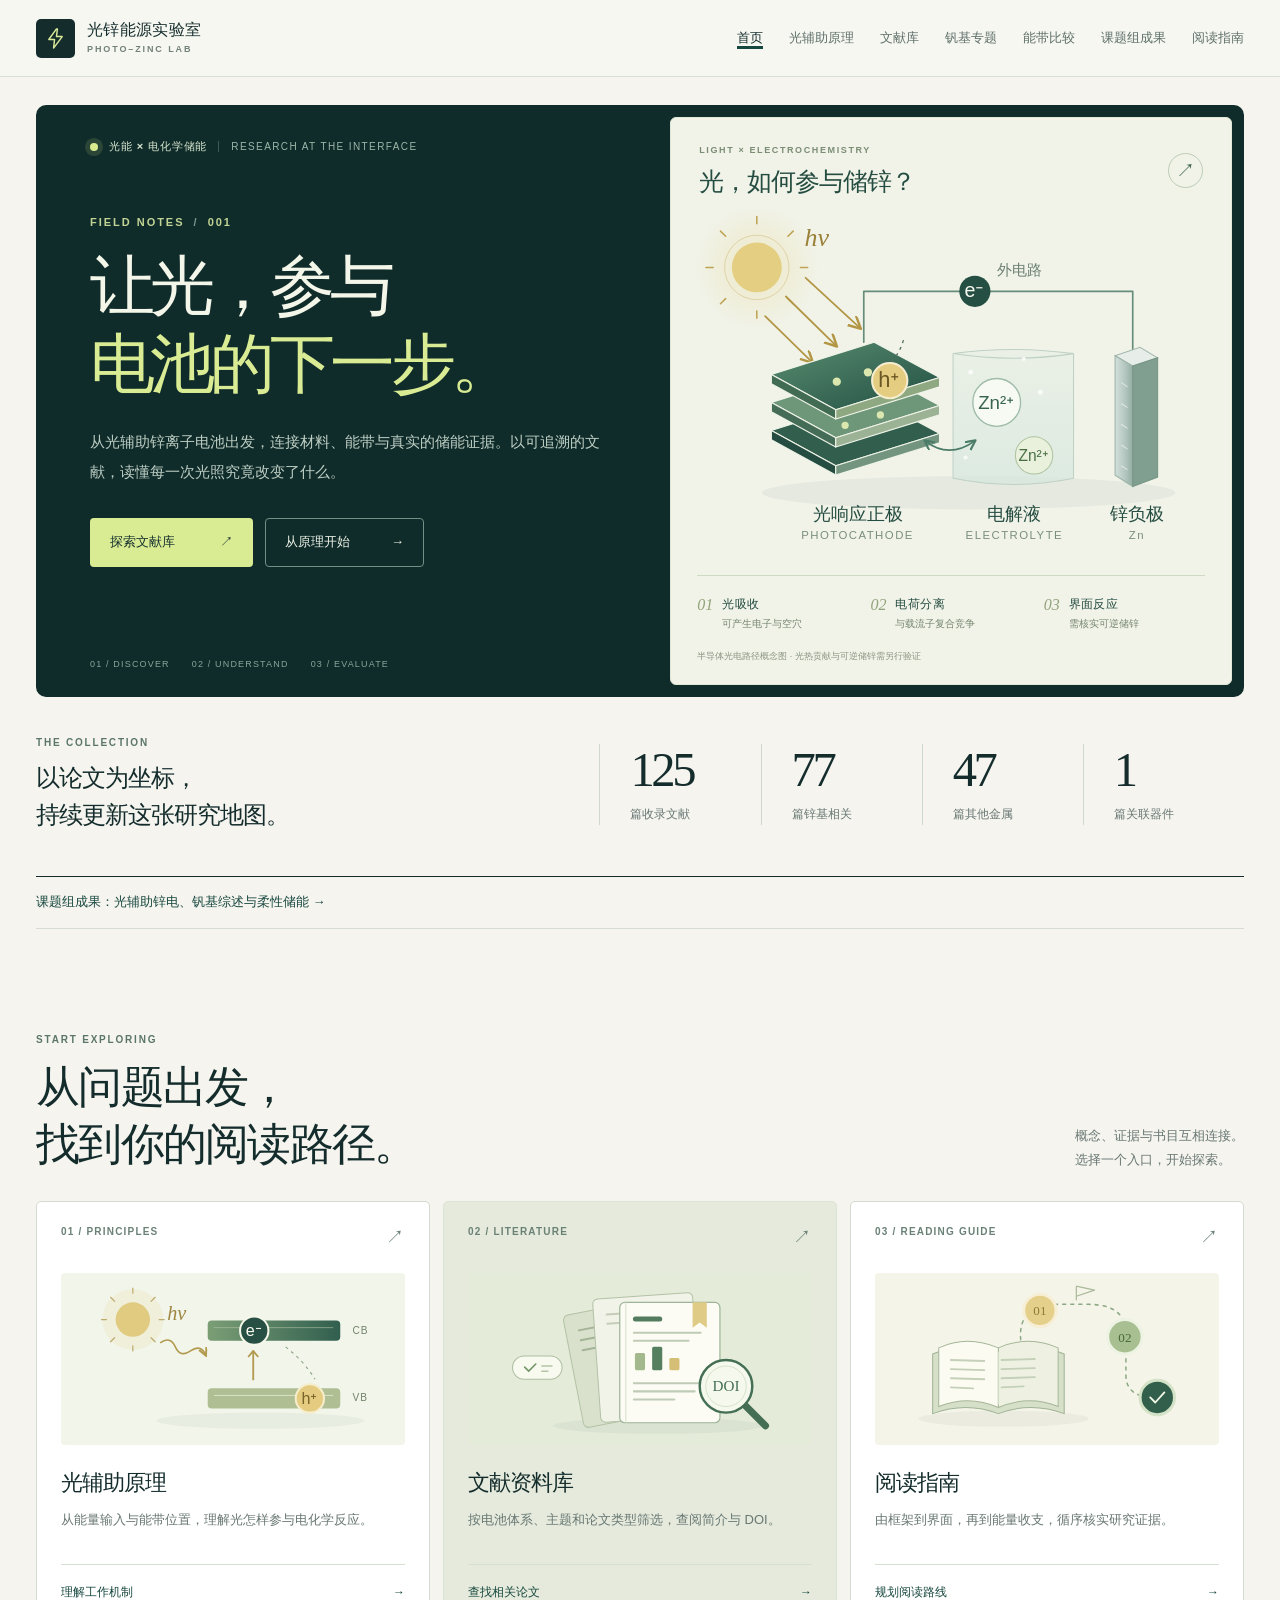
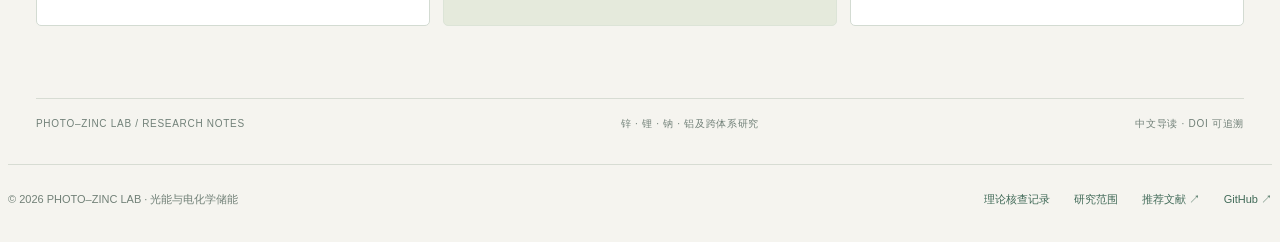
<file: index.html>
<!DOCTYPE html>
<html lang="zh-CN">
<head>
  <meta charset="utf-8"/>
  <meta name="viewport" content="width=device-width, initial-scale=1"/>
  <meta name="theme-color" content="#102c2a"/>
  <title>首页 · 光锌能源实验室</title>
  <meta name="description" content="光辅助电池原理与精选文献，连接锌、锂、钠、铝等金属体系。"/>
  <link rel="stylesheet" href="site.css?v=20261015-bands1"/>
  <link rel="stylesheet" href="home-mechanism.css?v=20261015-diagram1"/>
  <link rel="stylesheet" href="home-entries.css?v=20261015-entries1"/>
</head>
<body>
  <a class="skip-link" href="#main-content">跳转到主要内容</a>
  <header class="site-header">
    <div class="header-inner">
      <a href="index.html" class="brand" aria-label="光锌能源实验室首页">
        <span class="brand-mark"><svg width="23" height="23" viewBox="0 0 24 24" fill="none" aria-hidden="true"><path d="M13 2 5 13h6l-1 9 9-12h-6l1-8Z" stroke="currentColor" stroke-width="1.5" stroke-linejoin="round"/></svg></span>
        <span><strong>光锌能源实验室</strong><small>PHOTO–ZINC LAB</small></span>
      </a>
      <nav class="site-nav" aria-label="主导航">
        <a href="index.html" aria-current="page">首页</a>
        <a href="principles.html">光辅助原理</a>
        <a href="literature.html">文献库</a>
        <a href="vanadium.html">钒基专题</a><a href="bands.html">能带比较</a><a href="group.html">课题组成果</a><a href="guide.html">阅读指南</a>
      </nav>
    </div>
  </header>
  <main class="page-shell" id="main-content">
    <section class="home-hero" aria-labelledby="hero-title">
      <div class="hero-copy">
        <div class="hero-overline"><span class="hero-pulse" aria-hidden="true"></span><span>光能 × 电化学储能</span><span class="hero-overline-en">RESEARCH AT THE INTERFACE</span></div>
        <span class="hero-edition">FIELD NOTES <span> / </span> 001</span>
        <h1 id="hero-title">让光，参与<br/><em>电池的下一步。</em></h1>
        <p class="home-lead">从光辅助锌离子电池出发，连接材料、能带与真实的储能证据。以可追溯的文献，读懂每一次光照究竟改变了什么。</p>
        <div class="hero-actions">
          <a class="button primary" href="literature.html">探索文献库 <span aria-hidden="true">↗</span></a>
          <a class="button secondary" href="principles.html">从原理开始 <span aria-hidden="true">→</span></a>
        </div>
        <div class="hero-index"><span>01 / DISCOVER</span><span>02 / UNDERSTAND</span><span>03 / EVALUATE</span></div>
      </div>
      <figure class="hero-visual mechanism-figure" aria-labelledby="mechanism-heading">
        <div class="mechanism-heading"><div><span class="mechanism-eyebrow">LIGHT × ELECTROCHEMISTRY</span><h2 id="mechanism-heading">光，如何参与储锌？</h2></div><a class="mechanism-link" href="principles.html" aria-label="查看光辅助工作原理">↗</a></div>
        <svg class="mechanism-art" viewBox="0 0 520 350" role="img" aria-labelledby="mechanism-title mechanism-description">
          <title id="mechanism-title">半导体光响应正极的电荷转移概念图</title>
          <desc id="mechanism-description">这里只示意常规半导体的光电路径，不代表光热等全部光辅助机制。电极吸光后可能产生电子与空穴；在能级、分离和界面条件合适时，电荷可能参与储锌相关反应。锌离子的双向箭头表示典型可逆迁移，外电路未标注固定电子方向；实际储能反应和电荷路径随材料及充放电状态变化。</desc>
          <defs>
            <radialGradient id="light-halo"><stop stop-color="#e5cd73" stop-opacity=".3"/><stop offset="1" stop-color="#e5cd73" stop-opacity="0"/></radialGradient>
            <linearGradient id="cathode-face" x1="0" y1="0" x2="1" y2="1"><stop stop-color="#5a8d70"/><stop offset="1" stop-color="#214f43"/></linearGradient>
            <linearGradient id="zinc-face" x1="0" x2="1"><stop stop-color="#d4dfdc"/><stop offset=".6" stop-color="#b1c5be"/><stop offset="1" stop-color="#93ada3"/></linearGradient>
            <linearGradient id="electrolyte-fill" x1="0" y1="0" x2="0" y2="1"><stop stop-color="#d6e7de" stop-opacity=".25"/><stop offset="1" stop-color="#d6e7de" stop-opacity=".75"/></linearGradient>
            <marker id="light-arrow" markerWidth="8" markerHeight="8" refX="6" refY="3.5" orient="auto"><path d="M0 0 7 3.5 0 7" fill="none" stroke="#b29643" stroke-width="1.4" stroke-linejoin="round"/></marker>
            <marker id="ion-arrow" markerWidth="7" markerHeight="7" refX="5.5" refY="3" orient="auto-start-reverse"><path d="M0 0 6 3 0 6" fill="none" stroke="#4b7c68" stroke-width="1.3" stroke-linejoin="round"/></marker>
          </defs>
          <ellipse cx="277" cy="280" rx="199" ry="16" fill="#1b443b" opacity=".055"/>
          <path d="M176 135V86H435V143" fill="none" stroke="#668c7a" stroke-width="1.6" stroke-linecap="round" stroke-linejoin="round"/>
          <text x="326" y="70" text-anchor="middle" fill="#6c8072" font-size="14">外电路</text>
          <g transform="translate(283 86)"><circle r="15" fill="#254f43"/><text text-anchor="middle" y="5.5" fill="#f8f9f0" font-size="19">e⁻</text></g>
          <circle cx="73" cy="63" r="61" fill="url(#light-halo)"/>
          <circle cx="73" cy="63" r="24" fill="#e4ce81"/>
          <circle cx="73" cy="63" r="31" fill="none" stroke="#c9b166" stroke-width=".8" opacity=".55"/>
          <g fill="none" stroke="#bfa454" stroke-width="1.5" stroke-linecap="round"><path d="M73 21v-7M73 105v7M31 63h-7M115 63h7M43 33l-5-5M103 93l5 5M43 93l-5 5M103 33l5-5"/></g>
          <text x="119" y="42" fill="#9b8039" font-family="Georgia,serif" font-style="italic" font-size="25">hν</text>
          <g fill="none" stroke="#b29643" stroke-width="1.7" stroke-linecap="round" marker-end="url(#light-arrow)"><path d="M101 91l48 47"/><path d="M81 110l45 44"/><path d="M120 73l52 48"/></g>
          <path d="M262 146Q319 138 378 146V266Q322 278 262 266Z" fill="url(#electrolyte-fill)" stroke="#bfd1c4" stroke-width="1"/>
          <path d="M262 146Q319 155 378 146" fill="none" stroke="#bfd1c4" stroke-width="1"/>
          <g fill="#fff" opacity=".75"><circle cx="279" cy="164" r="2.4"/><circle cx="346" cy="183" r="2.5"/><circle cx="352" cy="254" r="2"/><circle cx="274" cy="246" r="2"/><circle cx="330" cy="151" r="2"/></g>
          <g stroke="#eff3e8" stroke-width="1.1" stroke-linejoin="round">
            <path d="m87 220 99-31 63 34-100 31Z" fill="#315e4d"/><path d="M87 220v9l62 34v-9Z" fill="#254c40"/><path d="m149 254 100-31v9l-100 31Z" fill="#739580"/>
            <path d="m87 193 99-31 63 34-100 31Z" fill="#6e9678"/><path d="M87 193v9l62 34v-9Z" fill="#446c56"/><path d="m149 227 100-31v9l-100 31Z" fill="#9bb394"/>
            <path d="m87 166 99-31 63 34-100 31Z" fill="url(#cathode-face)"/><path d="M87 166v9l62 34v-9Z" fill="#416b53"/><path d="m149 200 100-31v9l-100 31Z" fill="#8ea981"/>
          </g>
          <g fill="#dce7b0"><circle cx="150" cy="173" r="4"/><circle cx="180" cy="164" r="4"/><circle cx="210" cy="174" r="4"/><circle cx="158" cy="215" r="3.5"/><circle cx="192" cy="205" r="3.5"/></g>
          <path d="M198 159q13-12 17-29" fill="none" stroke="#54725d" stroke-width="1.3" stroke-dasharray="3 4"/>
          <g transform="translate(201 172)"><circle r="17" fill="#e4cd81" stroke="#f6edcf" stroke-width="2"/><text text-anchor="middle" y="6" fill="#6a5724" font-size="21">h⁺</text></g>
          <g transform="translate(304 193)"><circle r="23" fill="#f7faf3" stroke="#9fbca8" stroke-width="1.3"/><text text-anchor="middle" y="6" fill="#38634e" font-size="18">Zn²⁺</text></g>
          <g transform="translate(340 244)"><circle r="18" fill="#e9f0dc" stroke="#afc4a2" stroke-width="1"/><text text-anchor="middle" y="5" fill="#497044" font-size="15">Zn²⁺</text></g>
          <path d="M235 230q23 18 48 0" fill="none" stroke="#4b7c68" stroke-width="1.6" stroke-linecap="round" marker-start="url(#ion-arrow)" marker-end="url(#ion-arrow)"/>
          <path d="m418 148 24-8 17 10-24 8Z" fill="#e7ede8" stroke="#a2b7ad" stroke-width="1"/><path d="M418 148v115l17 11V158Z" fill="url(#zinc-face)" stroke="#9cb3a7" stroke-width="1"/><path d="m435 158 24-8v115l-24 9Z" fill="#819f90" stroke="#759483" stroke-width="1"/>
          <g fill="none" stroke="#f0f4ed" stroke-width="1" opacity=".7"><path d="m424 174 6 4m-6 16 6 4m-6 16 6 4m-6 16 6 4m-6 16 6 4"/></g>
          <g fill="#254c40" font-size="17" font-weight="600" text-anchor="middle"><text x="170" y="306">光响应正极</text><text x="321" y="306">电解液</text><text x="439" y="306">锌负极</text></g>
          <g fill="#7a8e7d" font-size="11" letter-spacing="1.4" text-anchor="middle"><text x="170" y="325">PHOTOCATHODE</text><text x="321" y="325">ELECTROLYTE</text><text x="439" y="325">Zn</text></g>
        </svg>
        <figcaption class="mechanism-caption"><ol class="mechanism-steps"><li><span>01</span><div><strong>光吸收</strong><small>可产生电子与空穴</small></div></li><li><span>02</span><div><strong>电荷分离</strong><small>与载流子复合竞争</small></div></li><li><span>03</span><div><strong>界面反应</strong><small>需核实可逆储锌</small></div></li></ol><p>半导体光电路径概念图 · 光热贡献与可逆储锌需另行验证</p></figcaption>
      </figure>
    </section>
    <section class="home-metrics" aria-label="文献库概览">
      <div class="metric-intro"><span class="kicker">THE COLLECTION</span><strong>以论文为坐标，<br/>持续更新这张研究地图。</strong></div>
      <div class="home-stats"><div><strong data-paper-count>125</strong><span>篇收录文献</span></div><div><strong data-system-count="zinc">77</strong><span>篇锌基相关</span></div><div><strong data-system-count="other-metals">47</strong><span>篇其他金属</span></div><div><strong data-system-count="related-devices">1</strong><span>篇关联器件</span></div></div>
    </section>
    <p class="home-group-link"><a href="group.html">课题组成果：光辅助锌电、钒基综述与柔性储能 →</a></p><section class="entry-section" aria-labelledby="entry-title">
      <div class="entry-heading"><div><span class="kicker">START EXPLORING</span><h2 id="entry-title">从问题出发，<br/>找到你的阅读路径。</h2></div><p>概念、证据与书目互相连接。<br/>选择一个入口，开始探索。</p></div>
      <div class="entry-grid" id="home-paths">
        <a class="entry-card illustrated-entry" href="principles.html"><div class="entry-card-top"><span>01 / PRINCIPLES</span><span aria-hidden="true">↗</span></div><div class="entry-art entry-art-principles" aria-hidden="true"><svg viewBox="0 0 320 170" focusable="false">
  <defs><linearGradient id="entry-band" x1="0" x2="1"><stop stop-color="#7b9e75"/><stop offset="1" stop-color="#315f4f"/></linearGradient><marker id="entry-photon-arrow" markerWidth="6" markerHeight="6" refX="4.5" refY="2.5" orient="auto"><path d="M0 0 5 2.5 0 5" fill="none" stroke="#b29a4f" stroke-width="1.2"/></marker></defs>
  <ellipse cx="187" cy="146" rx="103" ry="8" fill="#254c40" opacity=".05"/>
  <circle cx="61" cy="46" r="30" fill="#e5dba2" opacity=".25"/><circle cx="61" cy="46" r="17" fill="#e0cb80"/><g stroke="#bdab6e" stroke-width="1.2" stroke-linecap="round"><path d="M61 20v-5M61 72v5M35 46h-5M87 46h5M43 28l-4-4M79 64l4 4M43 64l-4 4M79 28l4-4"/></g>
  <path d="M88 69q10-7 15 4t15 4 15 4" fill="none" stroke="#b29a4f" stroke-width="1.6" marker-end="url(#entry-photon-arrow)"/><text x="95" y="46" font-size="20" font-family="Georgia,serif" font-style="italic" fill="#9d8642">hν</text>
  <rect x="135" y="47" width="131" height="20" rx="4" fill="url(#entry-band)"/><path d="M141 54h118" stroke="#b5c8a4" stroke-width=".8" opacity=".7"/>
  <rect x="135" y="114" width="131" height="20" rx="4" fill="#afbf93"/><path d="M141 121h118" stroke="#e5ebd3" stroke-width=".8"/>
  <path d="M180 106V78m-5 5 5-6 5 6" fill="none" stroke="#b29a4f" stroke-width="1.8" stroke-linejoin="round"/>
  <path d="M212 73q19 15 29 32" fill="none" stroke="#94aa8d" stroke-width="1.2" stroke-dasharray="3 4"/>
  <circle cx="181" cy="57" r="14" fill="#284f43" stroke="#f5f7eb" stroke-width="2"/><text x="181" y="62" text-anchor="middle" fill="#fafbf3" font-size="16">e⁻</text>
  <circle cx="236" cy="124" r="14" fill="#e4cb7f" stroke="#f5edcc" stroke-width="2"/><text x="236" y="129" text-anchor="middle" fill="#78632a" font-size="16">h⁺</text>
  <g fill="#72836b" font-size="10" letter-spacing="1"><text x="278" y="60">CB</text><text x="278" y="127">VB</text></g>
</svg></div><div class="entry-copy"><h3>光辅助原理</h3><p>从能量输入与能带位置，理解光怎样参与电化学反应。</p></div><span class="entry-link">理解工作机制 <span aria-hidden="true">→</span></span></a>
        <a class="entry-card illustrated-entry" href="literature.html"><div class="entry-card-top"><span>02 / LITERATURE</span><span aria-hidden="true">↗</span></div><div class="entry-art entry-art-library" aria-hidden="true"><svg viewBox="0 0 320 170" focusable="false">
  <ellipse cx="178" cy="151" rx="104" ry="8" fill="#254c40" opacity=".05"/>
  <g transform="rotate(-11 148 86)"><rect x="93" y="31" width="95" height="113" rx="5" fill="#d9e1cc" stroke="#b3c2a6"/><path d="M106 48h47m-47 10h61m-61 10h55" stroke="#a3b396" stroke-width="2" stroke-linecap="round"/></g>
  <g transform="rotate(-4 173 82)"><rect x="117" y="22" width="99" height="122" rx="5" fill="#f1f3e8" stroke="#b3c2a6"/><path d="M130 38h55m-55 9h63" stroke="#c3cdb8" stroke-width="2" stroke-linecap="round"/></g>
  <rect x="140" y="29" width="99" height="119" rx="5" fill="#fcfcf5" stroke="#9db498" stroke-width="1.2"/><path d="M146 29v119" stroke="#d6dfc9" stroke-width="1"/>
  <rect x="153" y="43" width="29" height="5" rx="2.5" fill="#527c5d"/><path d="M154 59h66m-66 8h54m-54 42h64m-64 8h60m-60 8h40" fill="none" stroke="#c0cbb5" stroke-width="2" stroke-linecap="round"/>
  <rect x="155" y="79" width="10" height="17" rx="1.5" fill="#a3b98d"/><rect x="172" y="73" width="10" height="23" rx="1.5" fill="#567f60"/><rect x="189" y="84" width="10" height="12" rx="1.5" fill="#d5be75"/>
  <path d="M212 29v25l7-5 7 5V29" fill="#dfcb85"/>
  <g transform="translate(58 94)"><rect x="-24" y="-12" width="49" height="23" rx="11.5" fill="#f8f9ef" stroke="#adbea1"/><path d="m-12-1 4 4 7-7" fill="none" stroke="#709365" stroke-width="1.5" stroke-linecap="round"/><path d="M5-2h10m-10 5h6" stroke="#b4c4a7" stroke-width="1.5" stroke-linecap="round"/></g>
  <g transform="translate(245 112)"><path d="m19 19 20 20" fill="none" stroke="#446f54" stroke-width="7" stroke-linecap="round"/><circle r="26" fill="#f4f8ed" stroke="#446f54" stroke-width="2.4"/><circle r="20" fill="none" stroke="#d1ddc3" stroke-width=".8"/><text text-anchor="middle" y="5" fill="#446f54" font-family="Georgia,serif" font-size="15">DOI</text></g>
</svg></div><div class="entry-copy"><h3>文献资料库</h3><p>按电池体系、主题和论文类型筛选，查阅简介与 DOI。</p></div><span class="entry-link">查找相关论文 <span aria-hidden="true">→</span></span></a>
        <a class="entry-card illustrated-entry" href="guide.html"><div class="entry-card-top"><span>03 / READING GUIDE</span><span aria-hidden="true">↗</span></div><div class="entry-art entry-art-guide" aria-hidden="true"><svg viewBox="0 0 320 170" focusable="false">
  <ellipse cx="117" cy="144" rx="84" ry="8" fill="#254c40" opacity=".05"/>
  <path d="M47 80q33-14 65 0 32-14 65 0v59q-33-12-65 0-32-12-65 0Z" fill="#d6dfc7" stroke="#9fb396" stroke-width="1"/>
  <path d="M53 74q28-13 59 0v59q-29-13-59-1Z" fill="#fbfbf2" stroke="#a6b799" stroke-width="1"/><path d="M112 74q30-13 59 0v58q-29-12-59 1Z" fill="#eef1e2" stroke="#a6b799" stroke-width="1"/>
  <path d="M112 78v52" stroke="#d1dbc2" stroke-width="1.2"/><path d="m65 86 33 1m-33 8 33 1m-33 8 33 1m-33 8 22 1m28-28 33-1m-33 10 33-1m-33 10 33-1m-33 10 22-1" fill="none" stroke="#c5d0b9" stroke-width="1.8" stroke-linecap="round"/>
  <path d="M134 66q-3-35 37-35h30q37 0 37 29v41q0 22 29 22" fill="none" stroke="#8ca985" stroke-width="1.5" stroke-linecap="round" stroke-dasharray="3 5"/>
  <circle cx="153" cy="37" r="16" fill="#e4d08b" stroke="#f7efd5" stroke-width="3"/><text x="153" y="42" text-anchor="middle" fill="#927935" font-size="13" font-family="Georgia,serif">01</text>
  <circle cx="237" cy="63" r="17" fill="#a8bf91" stroke="#edf3e3" stroke-width="3"/><text x="237" y="68" text-anchor="middle" fill="#48683c" font-size="13" font-family="Georgia,serif">02</text>
  <circle cx="269" cy="123" r="17" fill="#315f4c" stroke="#d4e2c7" stroke-width="3"/><path d="m262 123 5 5 9-10" fill="none" stroke="#f3f7e8" stroke-width="1.8" stroke-linecap="round" stroke-linejoin="round"/>
  <path d="M189 27V13m0 0 18 4-18 6" fill="none" stroke="#aab99b" stroke-width="1.2" stroke-linejoin="round"/>
</svg></div><div class="entry-copy"><h3>阅读指南</h3><p>由框架到界面，再到能量收支，循序核实研究证据。</p></div><span class="entry-link">规划阅读路线 <span aria-hidden="true">→</span></span></a>
      </div>
    </section>
    <div class="home-bottom"><span>PHOTO–ZINC LAB / RESEARCH NOTES</span><span>锌 · 锂 · 钠 · 铝及跨体系研究</span><span>中文导读 · DOI 可追溯</span></div>
  </main>
  <footer class="site-footer"><span>© 2026 PHOTO–ZINC LAB · 光能与电化学储能</span><div class="footer-links"><a href="theory-audit.html">理论核查记录</a><a href="guide.html#research">研究范围</a><a href="https://github.com/terryliu0125-ship-it/photo-zinc-lab/issues" target="_blank" rel="noopener noreferrer">推荐文献 ↗</a><a href="https://github.com/terryliu0125-ship-it/photo-zinc-lab" target="_blank" rel="noopener noreferrer">GitHub ↗</a></div></footer>
  <script src="site.js?v=20261013-pages1" defer></script>
</body>
</html>
</file>
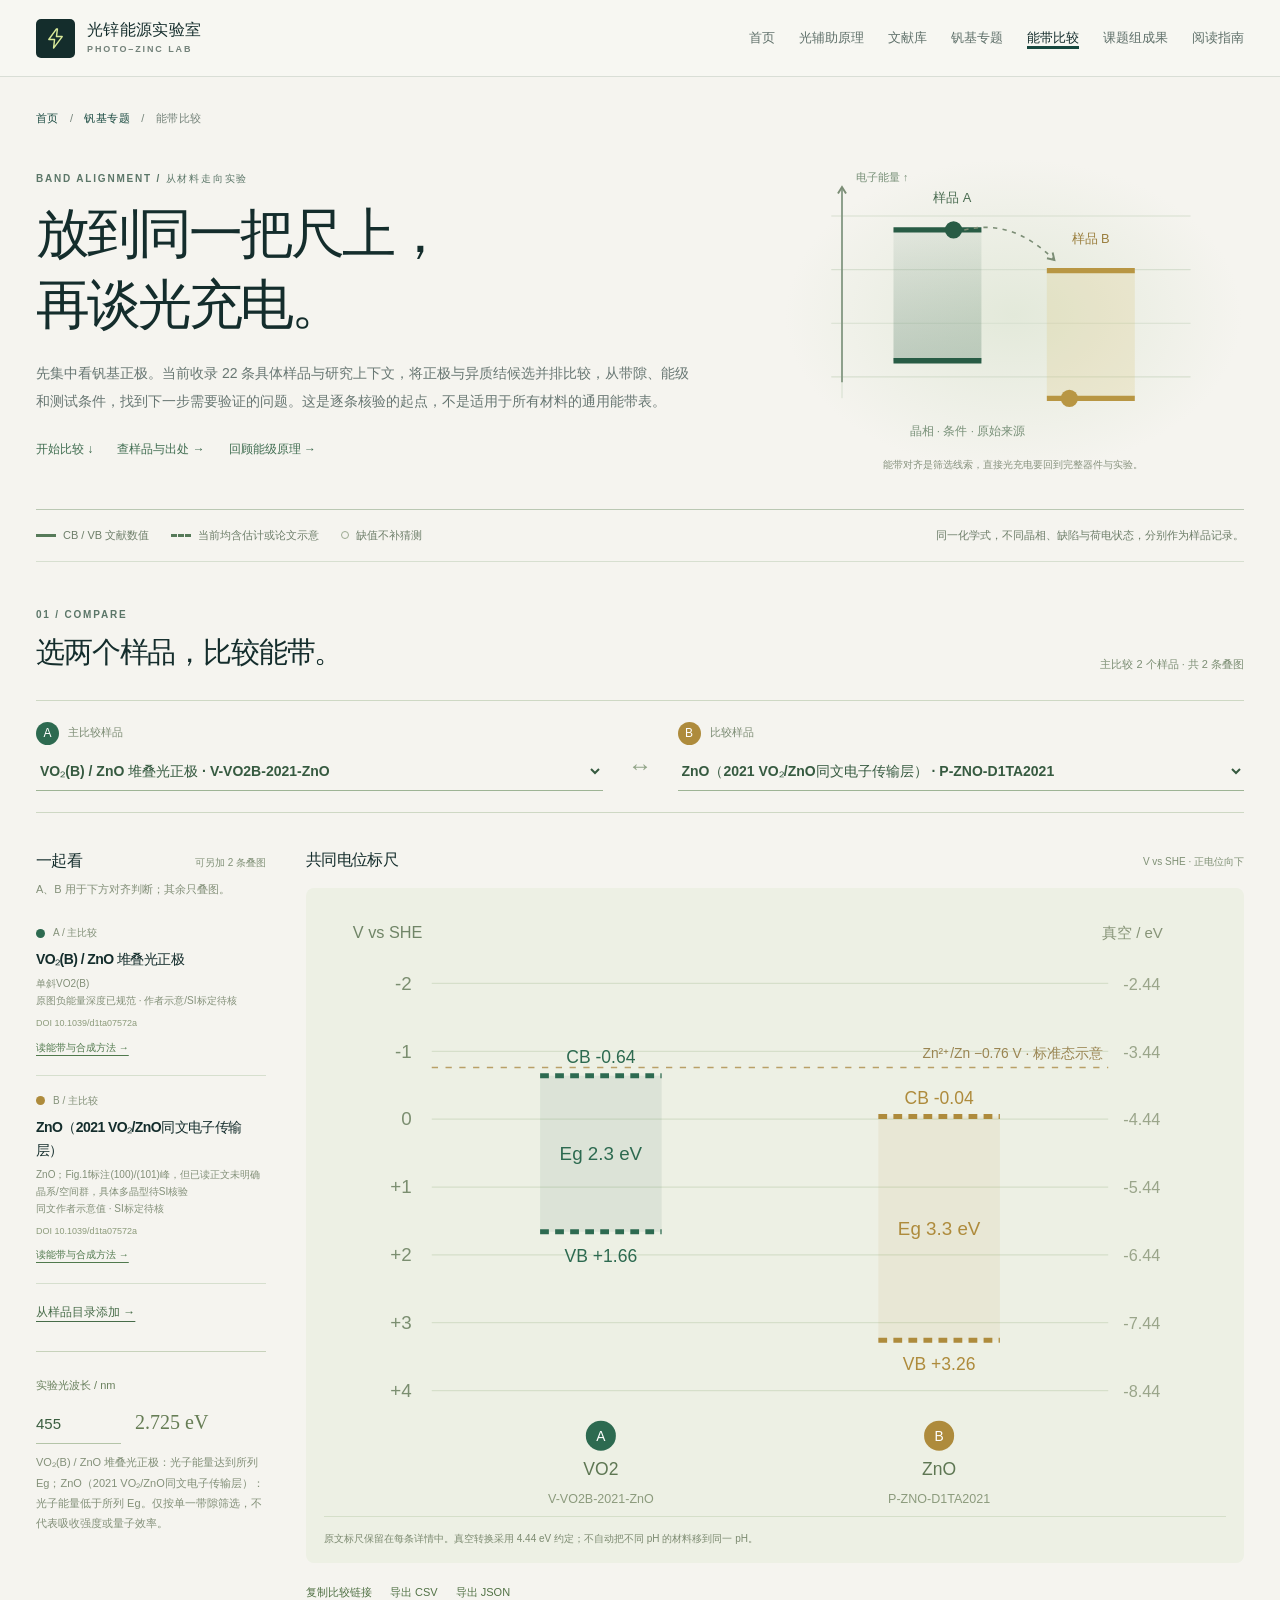
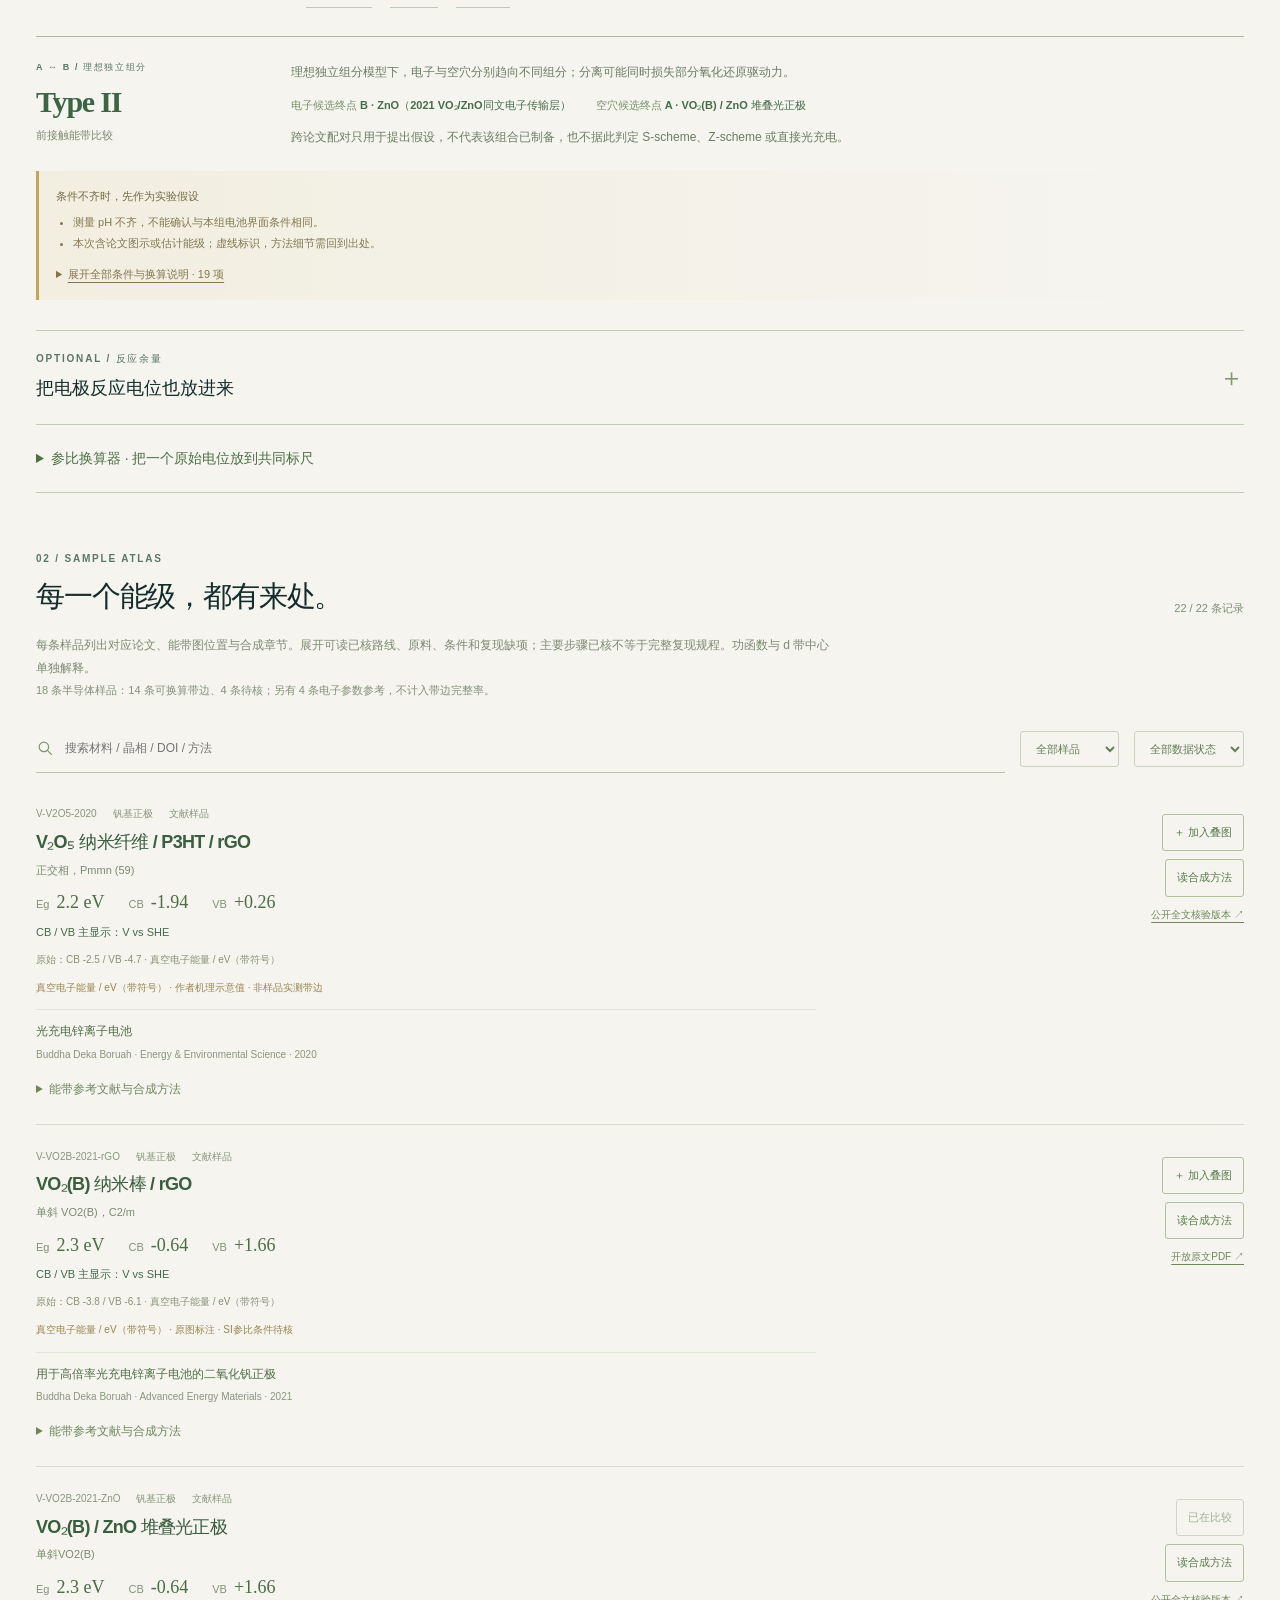
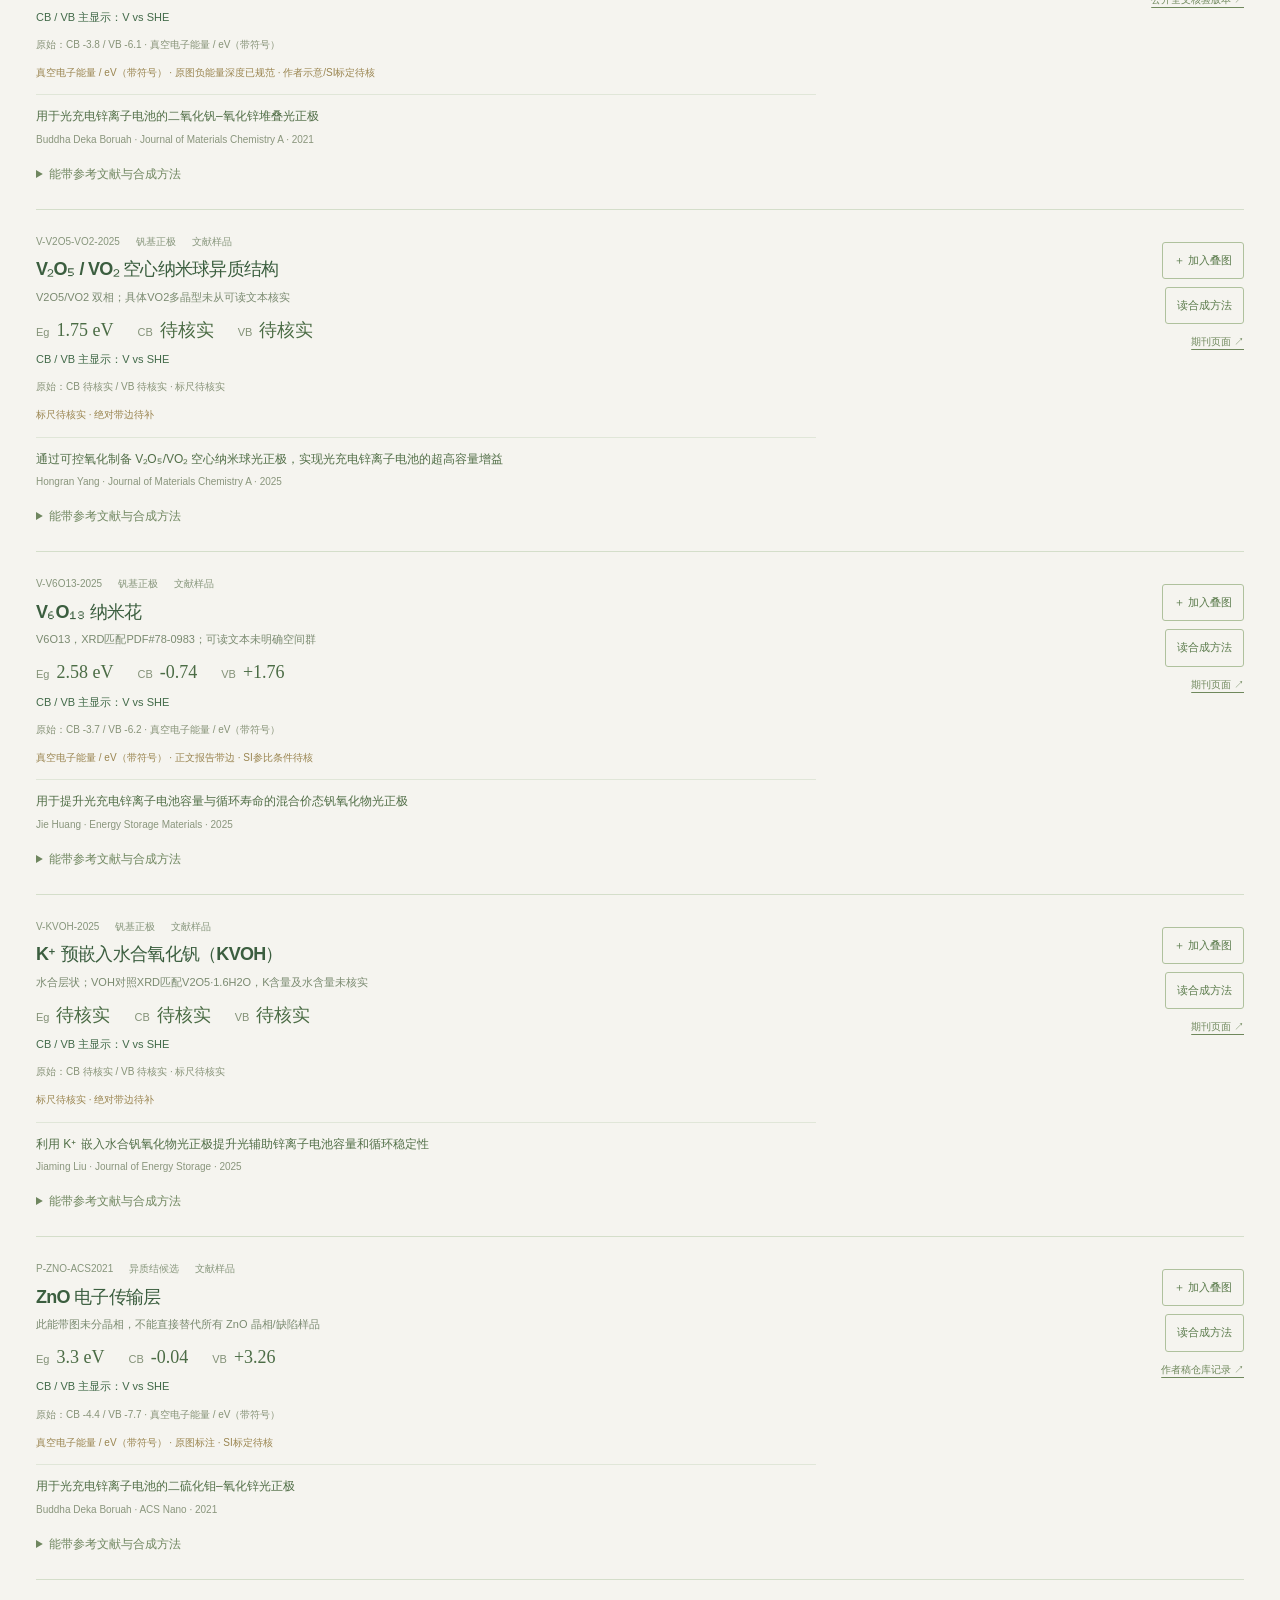
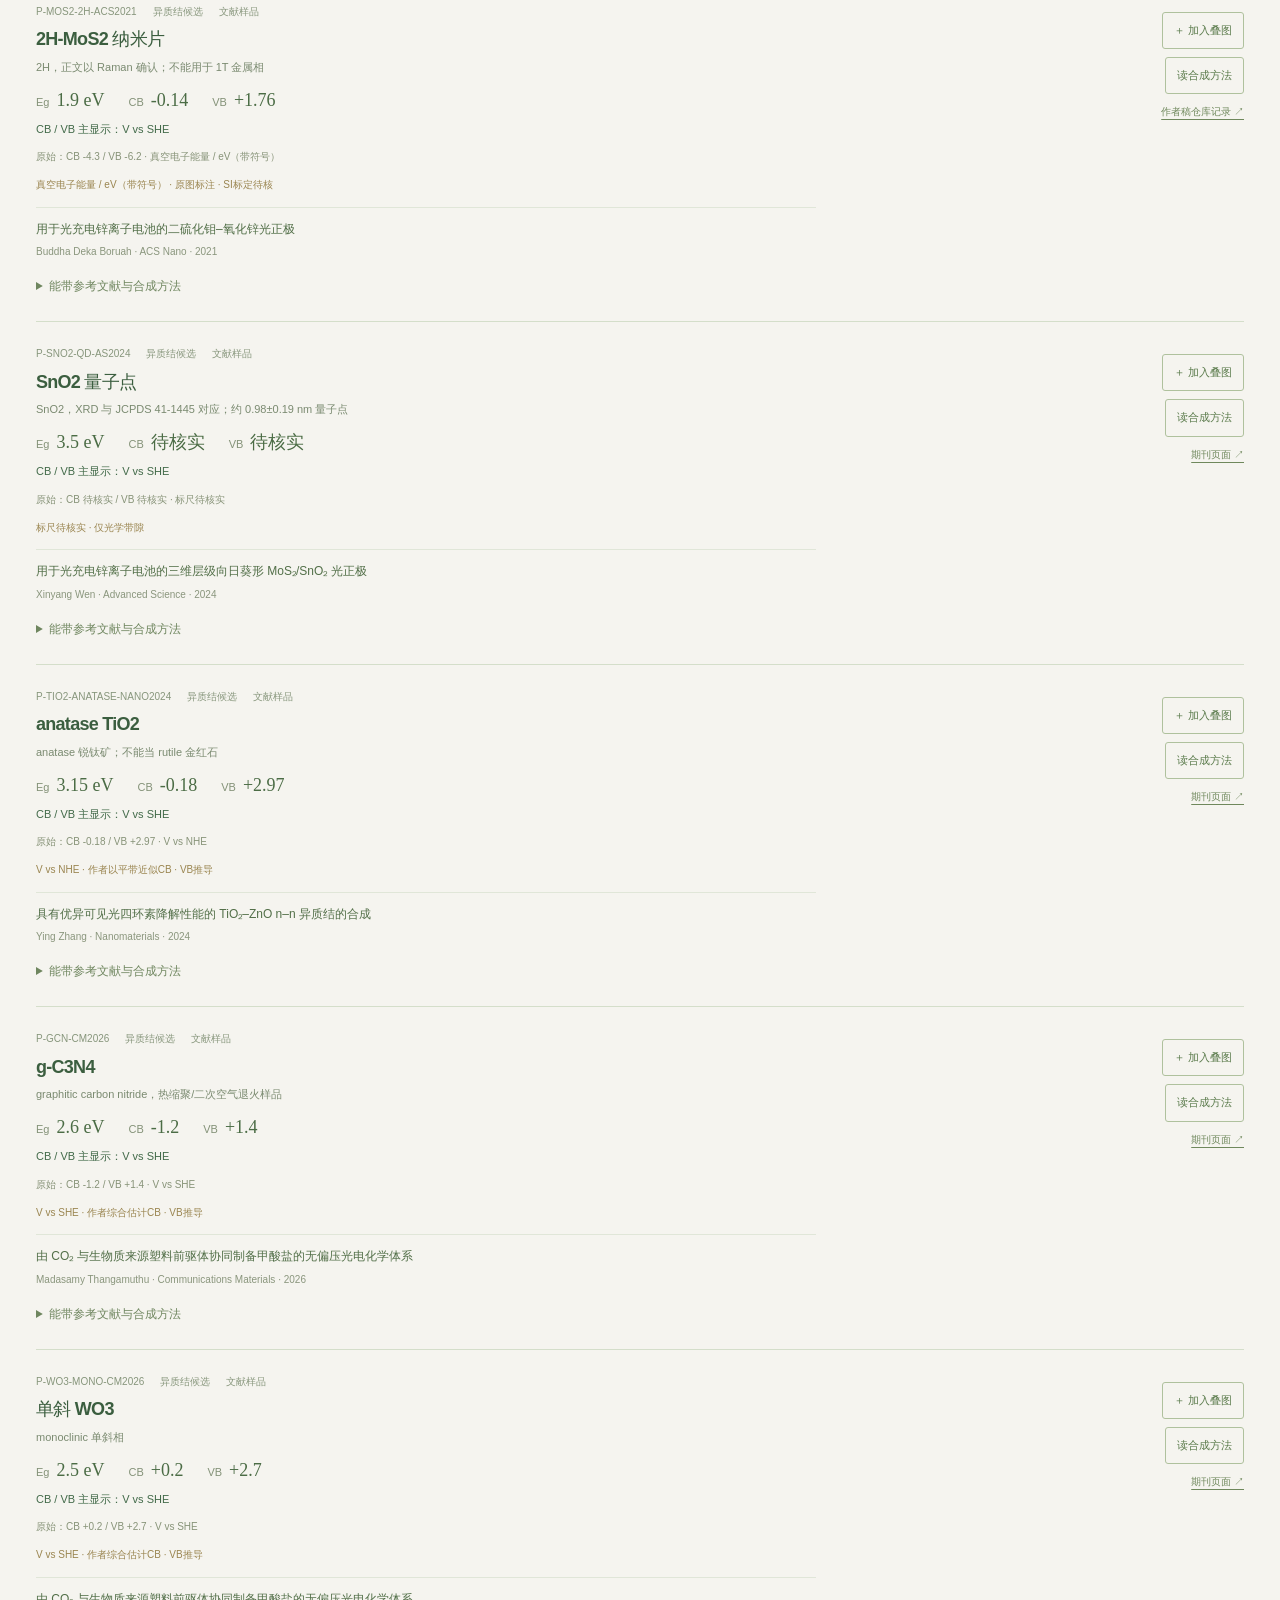
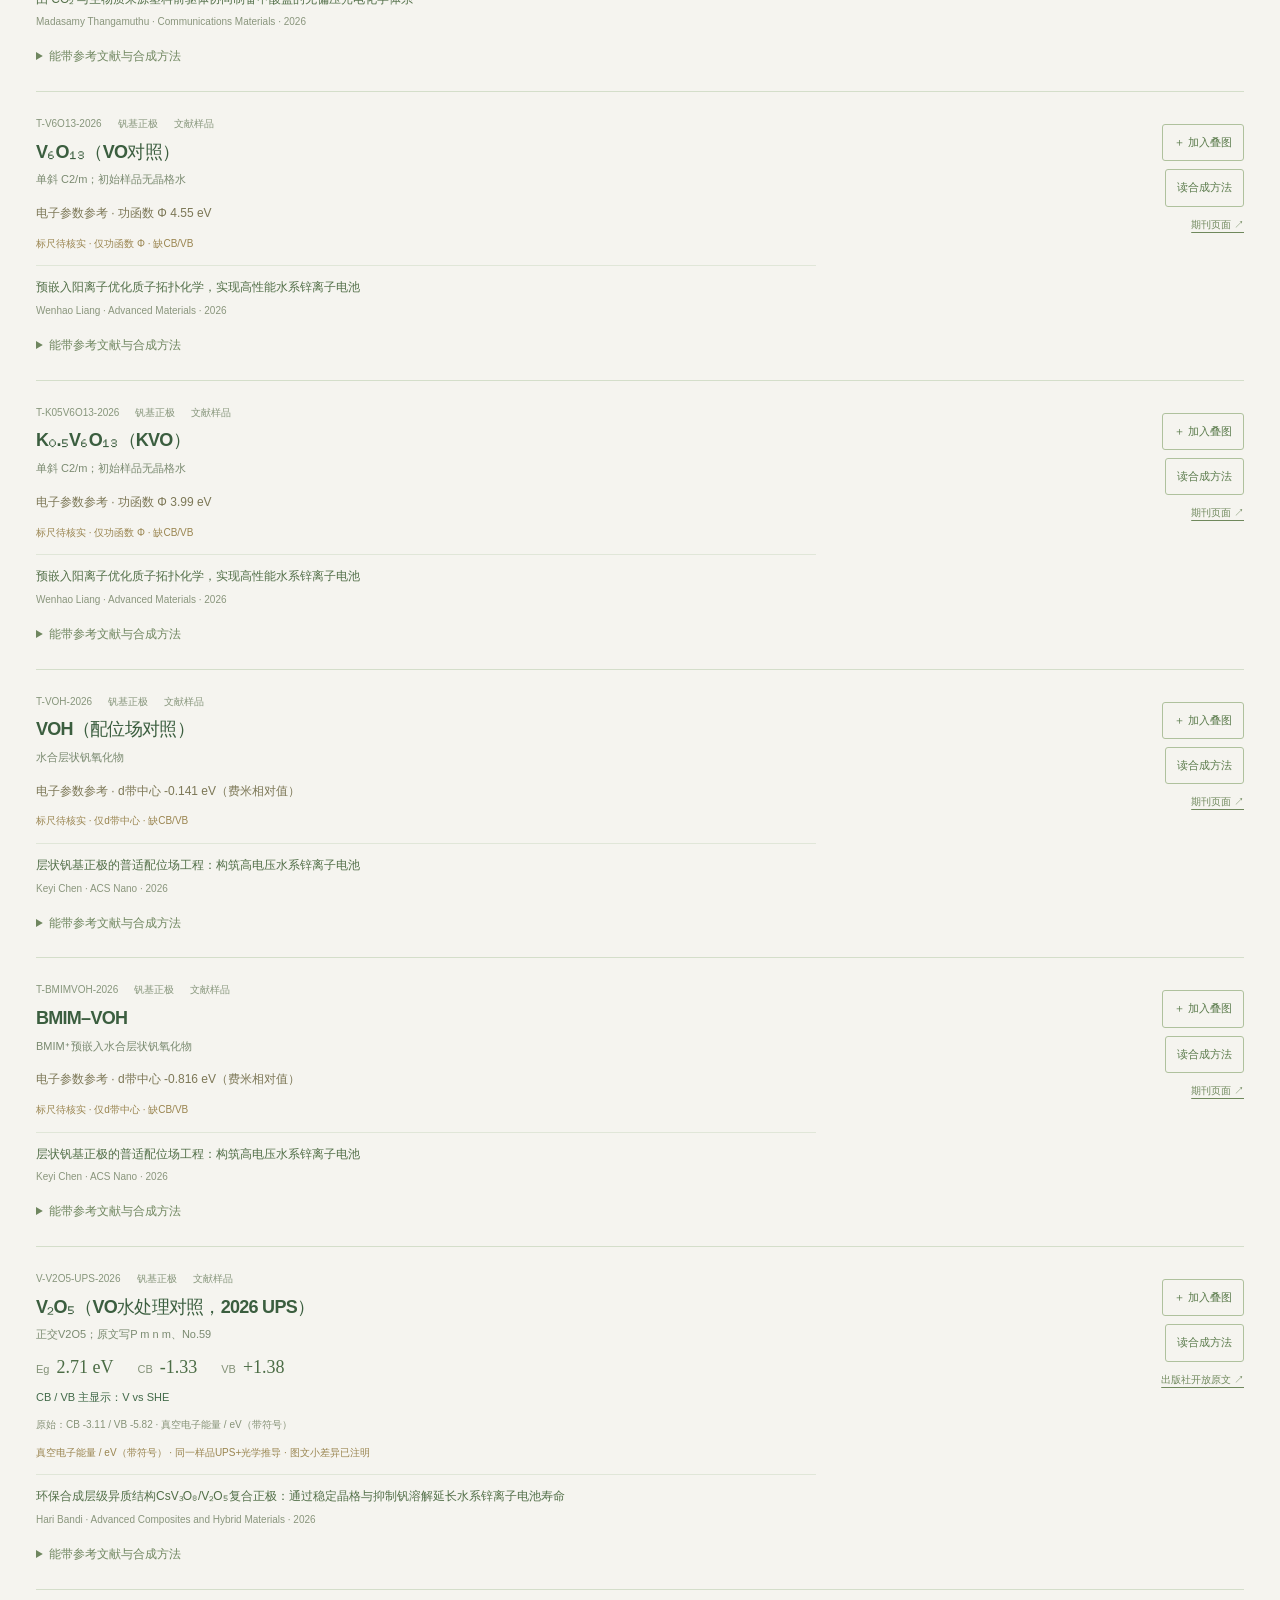
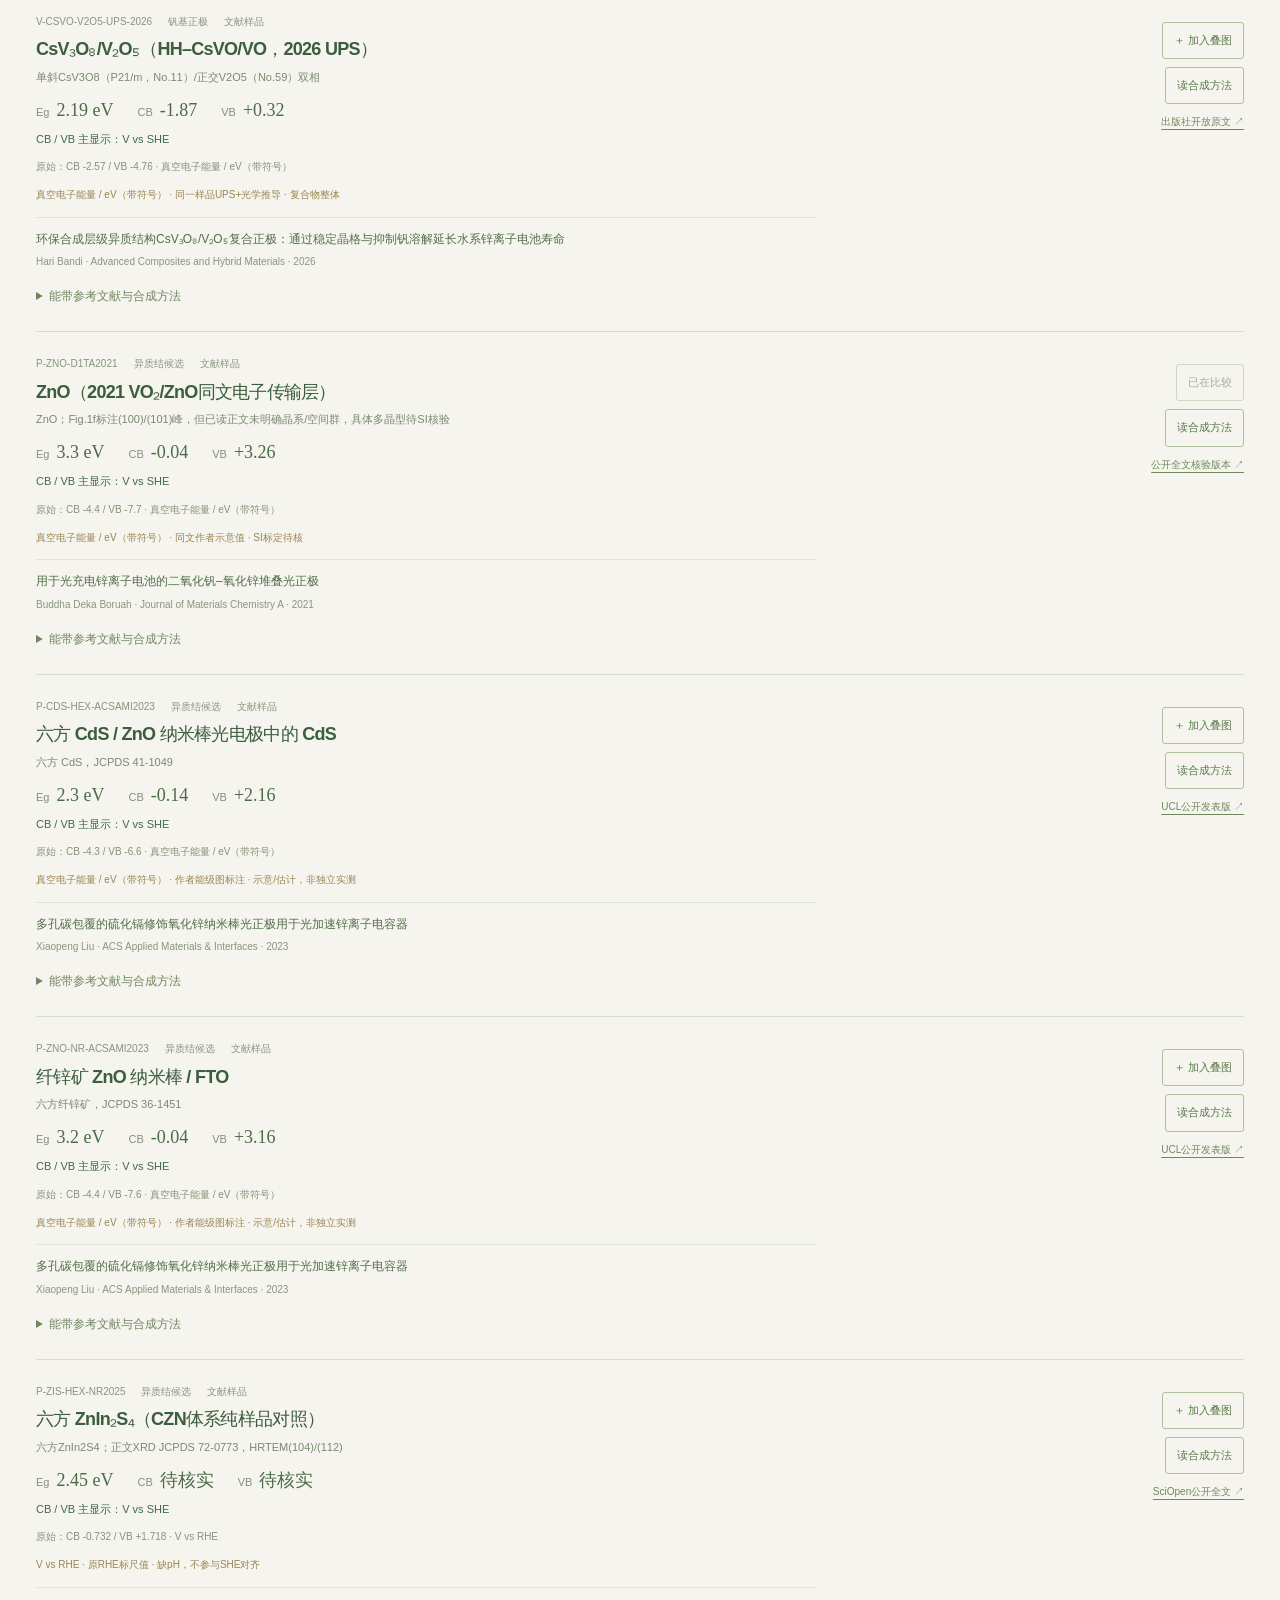
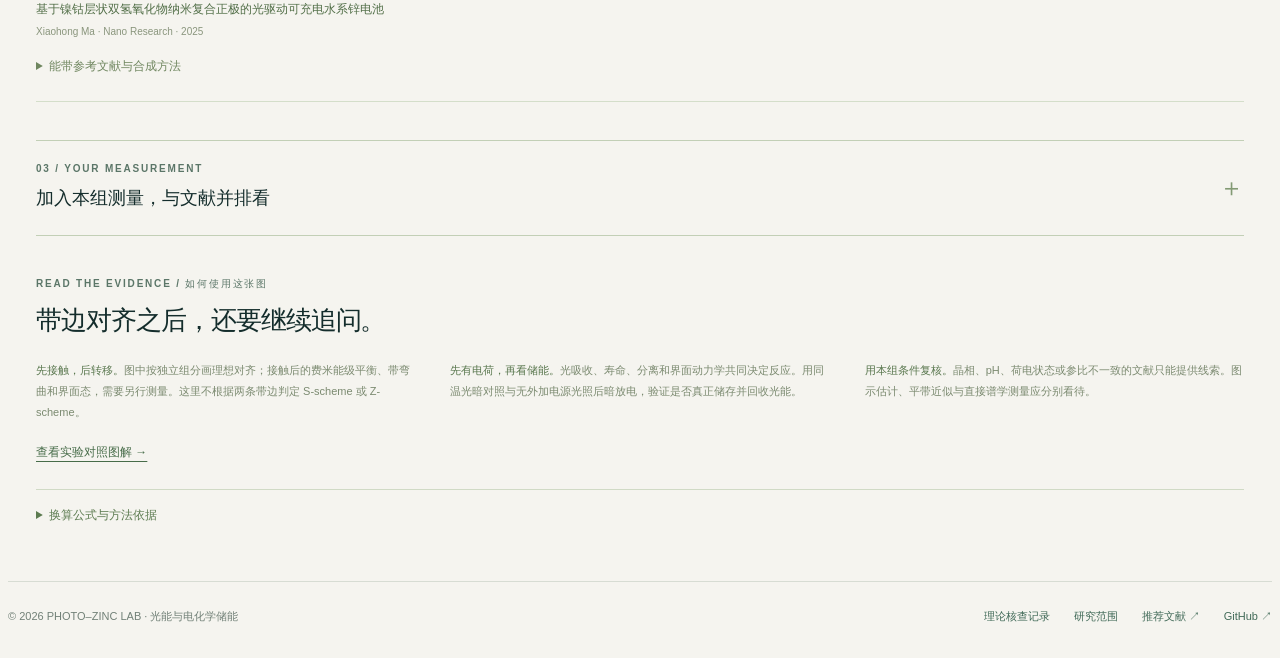
<file: bands.html>
<!DOCTYPE html>
<html lang="zh-CN">
<head>
  <meta charset="utf-8"/>
  <meta name="viewport" content="width=device-width,initial-scale=1"/>
  <title>钒基材料能带比较 · 光锌能源实验室</title>
  <meta name="description" content="按晶相、样品、方法与原始来源比较钒基正极和异质结候选组分的能带，辅助规划光充电实验。"/>
  <link rel="stylesheet" href="site.css?v=20261016-standards1"/>
  <link rel="stylesheet" href="bands.css?v=20261016-standards1"/>
</head>
<body class="bands-page">
  <a class="skip-link" href="#main-content">跳转到主要内容</a>
  <header class="site-header"><div class="header-inner">
    <a href="index.html" class="brand" aria-label="光锌能源实验室首页"><span class="brand-mark"><svg width="23" height="23" viewBox="0 0 24 24" fill="none" aria-hidden="true"><path d="M13 2 5 13h6l-1 9 9-12h-6l1-8Z" stroke="currentColor" stroke-width="1.5" stroke-linejoin="round"/></svg></span><span><strong>光锌能源实验室</strong><small>PHOTO–ZINC LAB</small></span></a>
    <nav class="site-nav" aria-label="主导航"><a href="index.html">首页</a><a href="principles.html">光辅助原理</a><a href="literature.html">文献库</a><a href="vanadium.html">钒基专题</a><a href="bands.html" aria-current="page">能带比较</a><a href="group.html">课题组成果</a><a href="guide.html">阅读指南</a></nav>
  </div></header>
  <main class="page-shell" id="main-content">
    <div class="breadcrumb"><a href="index.html">首页</a><span>/</span><a href="vanadium.html">钒基专题</a><span>/</span><span>能带比较</span></div>
    <section class="bands-hero" aria-labelledby="bands-title">
      <div><span class="kicker">BAND ALIGNMENT / 从材料走向实验</span><h1 id="bands-title">放到同一把尺上，<br/>再谈光充电。</h1><p>先集中看钒基正极。当前收录 <span id="record-total">22</span> 条具体样品与研究上下文，将正极与异质结候选并排比较，从带隙、能级和测试条件，找到下一步需要验证的问题。这是逐条核验的起点，不是适用于所有材料的通用能带表。</p><div class="bands-hero-links"><a href="#band-workspace">开始比较 ↓</a><a href="#band-catalog">查样品与出处 →</a><a href="principles.html#charge-conditions">回顾能级原理 →</a></div></div>
      <figure class="bands-hero-art"><svg viewBox="0 0 430 270" role="img" aria-label="两组半导体带边对齐的概念图，非材料实测能级" xmlns="http://www.w3.org/2000/svg"><defs><linearGradient id="hero-band" x2="0" y2="1"><stop stop-color="#577e68" stop-opacity=".09"/><stop offset="1" stop-color="#577e68" stop-opacity=".32"/></linearGradient><marker id="band-hero-arrow" markerWidth="7" markerHeight="7" refX="5" refY="3.5" orient="auto"><path d="m1 1 4 2.5L1 6" fill="none" stroke="#7b8d75" stroke-width="1.2"/></marker></defs><path d="M55 35V225M45 55H380M45 105H380M45 155H380M45 205H380" fill="none" stroke="#d7dfd0"/><path d="M55 210V28" stroke="#788e78" stroke-width="1.5" marker-end="url(#band-hero-arrow)"/><rect x="103" y="68" width="82" height="122" fill="url(#hero-band)"/><path d="M103 68H185M103 190H185" stroke="#285c45" stroke-width="5"/><rect x="246" y="106" width="82" height="119" fill="#d4b45c" opacity=".18"/><path d="M246 106H328M246 225H328" stroke="#b89643" stroke-width="5"/><circle cx="159" cy="68" r="8" fill="#285c45"/><circle cx="267" cy="225" r="8" fill="#b89643"/><path d="M169 68Q214 57 253 96" stroke="#7b8d75" stroke-width="1.5" fill="none" stroke-dasharray="4 5" marker-end="url(#band-hero-arrow)"/><text x="140" y="42" fill="#496b50" font-size="12">样品 A</text><text x="269" y="80" fill="#9a7e3d" font-size="12">样品 B</text><text x="118" y="259" fill="#789078" font-size="11">晶相 · 条件 · 原始来源</text><text x="68" y="22" fill="#789078" font-size="10">电子能量 ↑</text></svg><figcaption>能带对齐是筛选线索，直接光充电要回到完整器件与实验。</figcaption></figure>
    </section>
    <div class="bands-reading-key"><span><i class="key-line"></i>CB / VB 文献数值</span><span><i class="key-line dashed"></i>当前均含估计或论文示意</span><span><i class="key-dot"></i>缺值不补猜测</span><p>同一化学式，不同晶相、缺陷与荷电状态，分别作为样品记录。</p></div>

    <section class="band-workspace" id="band-workspace" aria-labelledby="workspace-heading">
      <div class="bands-section-title"><div><span class="kicker">01 / COMPARE</span><h2 id="workspace-heading">选两个样品，比较能带。</h2></div><span id="selection-status" role="status" aria-live="polite">正在读取样品数据</span></div>
      <div id="bands-app" hidden>
        <div class="band-selectors"><label><span class="selector-label"><b>A</b>主比较样品</span><select id="band-select-a" aria-label="主比较样品 A"></select></label><span class="selector-bridge" aria-hidden="true">↔</span><label><span class="selector-label"><b>B</b>比较样品</span><select id="band-select-b" aria-label="比较样品 B"></select></label></div>
        <div class="band-workbench">
          <aside class="band-pick-list" aria-labelledby="overlay-heading"><div class="overlay-title"><h3 id="overlay-heading">一起看</h3><span>可另加 2 条叠图</span></div><p class="band-small">A、B 用于下方对齐判断；其余只叠图。</p><div id="selected-records"></div><a class="text-link" href="#band-catalog">从样品目录添加 →</a><div class="photon-input"><label for="photon-wavelength">实验光波长 / nm</label><div><input id="photon-wavelength" type="number" value="455" min="1" step="1" inputmode="decimal"/><output id="photon-output" for="photon-wavelength"></output></div><p id="photon-note" class="band-small">单色光的能量筛选，不代表吸收强度。</p></div></aside>
          <div class="band-chart-column"><div class="band-chart-heading"><h3>共同电位标尺</h3><span>V vs SHE · 正电位向下</span></div><figure class="band-chart"><svg id="band-diagram" viewBox="0 0 720 490" role="img" aria-labelledby="band-svg-title band-svg-desc" xmlns="http://www.w3.org/2000/svg"><title id="band-svg-title">选中样品的导带与价带对比</title><desc id="band-svg-desc">数据加载后显示共同 SHE 电位标尺。缺失带边不绘制。</desc></svg><figcaption id="band-chart-caption">原文标尺保留在每条详情中。真空转换采用 4.44 eV 约定；不自动把不同 pH 的材料移到同一 pH。</figcaption></figure><div class="chart-actions"><button type="button" id="share-comparison">复制比较链接</button><button type="button" id="export-bands-csv">导出 CSV</button><button type="button" id="export-bands-json">导出 JSON</button><span id="export-status" role="status" aria-live="polite"></span></div></div>
        </div>
        <div id="comparison-result" class="comparison-result" aria-live="polite"></div>
        <div id="comparison-warnings" class="comparison-warnings"></div>
        <details class="redox-tool" id="redox-tool"><summary><span><span class="kicker">OPTIONAL / 反应余量</span><strong>把电极反应电位也放进来</strong></span><span aria-hidden="true">＋</span></summary><p>正极反应电位不是CB/VB。输入统一沿用还原电势坐标：判断充电氧化方向时，不把电位取反。优先填写相应荷电状态下的反应平衡电位；CV充电峰或带电流的工作电位含极化，需注明扫描速率、电流与荷电状态，不能视为平衡值。先明确原始参比，再与带边比较；不输出“能 / 不能光充电”的结论。</p><div class="redox-fields"><label>电子 / 空穴模型<select id="redox-model"><option value="a">单组分 A</option><option value="b">单组分 B</option><option value="typeII">理想 Type II（需对应对齐）</option></select></label><label>正极反应电位<input type="number" id="redox-cathode" step="any" placeholder="例如：0.8，须同时选参比" inputmode="decimal"/></label><label>正极输入的原始参比<select id="redox-scale"><option value="SHE">V vs SHE</option><option value="Zn">V vs Zn（采用下方Zn参比）</option></select></label><label>Zn参比条件<select id="redox-zinc-mode"><option value="">请选择，不自动假定</option><option value="measured">测量条件下的Zn参比</option><option value="standard_approximation">显式采用−0.76 V标准态近似</option></select></label><label id="redox-zinc-label" hidden>该Zn参比电位 / V vs SHE<input type="number" id="redox-zinc" step="any" placeholder="填写实测或校准值" inputmode="decimal"/></label></div><p id="redox-zinc-note" class="band-small">正极输入若为vs Zn，与Zn沉积电位使用同一个参比偏移。标准态近似不是实际Zn电极。</p><div id="headroom-results" aria-live="polite"></div></details>
        <details class="reference-converter"><summary>参比换算器 · 把一个原始电位放到共同标尺</summary><p class="band-small">这是标尺换算，不把电池平台、功函数或平带电位变成CB/VB。RHE采用25°C斜率。</p><div class="conversion-fields"><label>原始参比<select id="convert-scale"><option value="SHE">V vs SHE</option><option value="NHE">V vs NHE</option><option value="vacuum">真空电子能量 / eV</option><option value="RHE">V vs RHE</option><option value="AgAgCl">V vs Ag/AgCl</option><option value="SCE">V vs SCE</option><option value="Zn">V vs Zn</option></select></label><label><span id="convert-input-label">原始电位 / V</span><input id="convert-value" type="number" step="any" inputmode="decimal" placeholder="输入原始数值"/></label><label id="convert-ph-label" hidden>测量pH（RHE必填）<input id="convert-ph" type="number" step="any" inputmode="decimal"/></label><label id="convert-offset-label" hidden>该参比相对SHE的电位 / V<input id="convert-offset" type="number" step="any" inputmode="decimal" placeholder="按实际温度、活度与填充液确认"/></label></div><label id="convert-zinc-choice" class="reference-checkbox" hidden><input id="convert-zinc-standard" type="checkbox"/>我明确采用Zn标准态近似−0.76 V；不是实际Zn电极（填实测偏移时优先实测）</label><output id="conversion-output" class="conversion-output" aria-live="polite"></output><p id="conversion-status" class="conversion-note" role="status"></p></details>
      </div>
      <p id="bands-load-message" class="bands-load-message">此页需要 JavaScript 显示交互比较；下方保留样品目录与原始出处。</p>
      <noscript><p class="bands-noscript">浏览器未启用 JavaScript。可以阅读下方静态目录；启用后可选样品、叠图和导出比较。</p></noscript>
    </section>

    <section class="band-catalog" id="band-catalog" aria-labelledby="catalog-heading"><div class="bands-section-title"><div><span class="kicker">02 / SAMPLE ATLAS</span><h2 id="catalog-heading">每一个能级，都有来处。</h2></div><span id="catalog-count"></span></div><p class="section-intro">每条样品列出对应论文、能带图位置与合成章节。展开可读已核路线、原料、条件和复现缺项；主要步骤已核不等于完整复现规程。功函数与 d 带中心单独解释。</p><p id="band-coverage-stat" class="band-small">半导体与候选样品 18 条：14 条可统一到SHE，4 条待补带边或参比条件；另有 4 条电子参数参考，不计入完整率。</p><div class="catalog-controls" id="catalog-controls" hidden><label class="catalog-search"><span class="visually-hidden">搜索材料、晶相、DOI或方法</span><svg viewBox="0 0 24 24" width="19" height="19" aria-hidden="true"><circle cx="10" cy="10" r="6" fill="none" stroke="currentColor" stroke-width="1.5"/><path d="m15 15 5 5" stroke="currentColor" stroke-width="1.5"/></svg><input type="search" id="band-search" placeholder="搜索材料 / 晶相 / DOI / 方法"/></label><label><span class="visually-hidden">材料角色</span><select id="band-role-filter"><option value="all">全部样品</option><option value="cathode">钒基正极</option><option value="partner">异质结候选</option></select></label><label><span class="visually-hidden">数据完整性</span><select id="band-complete-filter"><option value="all">全部数据状态</option><option value="complete">有带边数值</option><option value="missing">带边待核</option><option value="context">电子参数参考</option></select></label></div><div id="band-catalog-live"></div><div id="bands-static-catalog"><!-- BAND_CATALOG_START -->
<article class="band-source-record" id="source-V-V2O5-2020">
<h3>V₂O₅ 纳米纤维 / P3HT / rGO</h3><p>CB -1.940 / VB 0.260 V vs SHE · Eg 2.2 eV</p><p>原始带边：CB -2.5 / VB -4.7 eV（真空）</p>
<p><strong>作者机理示意值 · 非样品实测带边</strong> · 作者报告仅光照充电（无施加电流）；热控制待复核</p>
<p>光充电锌离子电池 · Energy &amp; Environmental Science (2020)</p>
<details><summary>能带参考文献与合成方法</summary><div class="band-conversion-table"><table><caption>同一样品的三种参照</caption><thead><tr><th>参照标尺</th><th>CB</th><th>VB</th></tr></thead><tbody><tr><th scope="row">统一主标尺 · V vs SHE</th><td>-1.940</td><td>0.260</td></tr><tr><th scope="row">真空电子能量 · eV</th><td>-2.500</td><td>-4.700</td></tr><tr><th scope="row">V vs Zn° · 标准态近似</th><td>-1.180</td><td>1.020</td></tr></tbody></table><p class="conversion-note">Zn°仅按−0.76 V vs SHE的25°C标准态近似换算，不代表实际电解液中的Zn参比。干态UPS或真空示意换至SHE只是能量零点平移，不等于电解液界面的实际带边；坐标统一不消除pH、晶相、吸附、带弯曲和荷电态差异。</p></div><h4>能带文献依据</h4><p>Buddha Deka Boruah, Angus Mathieson, Bo Wen, et al. Photo-rechargeable zinc-ion batteries. Energy &amp; Environmental Science, 2020, 13(8): 2414-2421. DOI: 10.1039/d0ee01392g</p><dl><dt>晶相 / 样品</dt><dd>正交相，Pmmn (59)；2020 EES 样品；V2O5/P3HT/rGO/PVDF 光正极</dd><dt>能带方法</dt><dd>Eg：UV–vis 吸收边；CB/VB：作者机理图标注的真空能级示意值，原文未在此处交代独立带边测量方法</dd><dt>pH / 荷电态</dt><dd>pH未核实 / 未完整报告</dd><dt>能带原文定位</dt><dd>PDF 第2页（期刊2415页），Fig. 1a 能级示意、Fig. 1c UV–vis、Fig. 1d XRD；仅光照充电：PDF p.5 Fig.4b及p.6 Experimental measurements（记录OCV后放电）</dd></dl><ul><li>示意值；缺少带边测量参比与pH；只供机理图对照</li><li>原文图中直接写出 −2.5/−4.7 eV；不是本数据库从坐标读出的估计。</li><li>作者示意能级不等同于该电极在电解液中各荷电态的实测绝对带边，不能当成所有V2O5的通用值。</li><li>文章报告无外接太阳能电池的直接光充电，同时有光照辅助放电；器件有P3HT/rGO电荷选择与传输设计，不能仅归因于V2O5本体。</li></ul><p><a href="https://doi.org/10.1039/d0ee01392g" target="_blank" rel="noopener noreferrer">原文 DOI ↗</a> · <a href="https://api.repository.cam.ac.uk/server/api/core/bitstreams/85b148d4-4d3e-43b2-85d3-5c8c9e6ba1eb/content" target="_blank" rel="noopener noreferrer">公开全文核验版本 ↗</a></p><div class="source-synthesis"><h4>合成方法与复现缺项</h4><p><strong>主要步骤已核 · 非完整复现规程</strong></p><p>商业V2O5粉体在NaCl水溶液中室温搅拌，通过溶解—重结晶形成V2O5纳米纤维；洗涤离心后真空干燥。rGO由GO热还原另行制备。</p><h5>原料与前驱体</h5><ul><li>商业V2O5粉体（Sigma-Aldrich），3 g</li><li>2 M NaCl水溶液，100 mL</li><li>rGO辅助组分前驱体：GO（Graphenea）</li></ul><h5>已核条件</h5><ul><li>V2O5纳米纤维：室温、300 rpm搅拌72 h。</li><li>去离子水和乙醇洗涤、离心；约80 °C真空干燥12 h。</li><li>rGO另行制备：GO在H2/He气氛中约350 °C处理约3 h；两种气流各约100 sccm。</li></ul><p><strong>合成章节定位：</strong>原文PDF第6页 Experimental section / Material synthesis and characterization；同页Preparation of electrodes为电极配方；Fig.1在PDF第2页。</p><p><strong>相与组成确认：</strong>正文Fig.1d XRD确认V2O5纳米纤维为正交Pmmn(59)相；Fig.1b SEM/TEM显示纤维形貌；正文另指向SI Figs.S12/S13的EDS/Raman。</p><h5>复现前待补</h5><ul><li>本轮未取得SI正文；原料纯度、洗涤次数和离心参数在所读方法段未完整给出。</li></ul><ul><li>原文第6页已提取且目视复核，可据此定位原始方法；摘要不代替原文完整实验说明。</li><li>V2O5/P3HT/rGO/PVDF=93/1/1/5是电极制备质量配方，不是V2O5纳米纤维的合成计量比。</li><li>能带记录中的V2O5带边为作者示意值，按此路线合成不保证获得相同绝对带边。</li></ul><p><span>补充信息入口或内容待补，请在期刊页面查找 Supporting Information / ESI。</span></p><p>路线摘要不能保证获得相同带边；完整用量、设备程序及后处理仍需回原文/SI核对。</p></div></details></article>
<article class="band-source-record" id="source-V-VO2B-2021-rGO">
<h3>VO₂(B) 纳米棒 / rGO</h3><p>CB -0.640 / VB 1.660 V vs SHE · Eg 2.3 eV</p><p>原始带边：CB -3.8 / VB -6.1 eV（真空）</p>
<p><strong>原图标注 · SI参比条件待核</strong> · 该论文器件报告直接光充电</p>
<p>用于高倍率光充电锌离子电池的二氧化钒正极 · Advanced Energy Materials (2021)</p>
<details><summary>能带参考文献与合成方法</summary><div class="band-conversion-table"><table><caption>同一样品的三种参照</caption><thead><tr><th>参照标尺</th><th>CB</th><th>VB</th></tr></thead><tbody><tr><th scope="row">统一主标尺 · V vs SHE</th><td>-0.640</td><td>1.660</td></tr><tr><th scope="row">真空电子能量 · eV</th><td>-3.800</td><td>-6.100</td></tr><tr><th scope="row">V vs Zn° · 标准态近似</th><td>0.120</td><td>2.420</td></tr></tbody></table><p class="conversion-note">Zn°仅按−0.76 V vs SHE的25°C标准态近似换算，不代表实际电解液中的Zn参比。干态UPS或真空示意换至SHE只是能量零点平移，不等于电解液界面的实际带边；坐标统一不消除pH、晶相、吸附、带弯曲和荷电态差异。</p></div><h4>能带文献依据</h4><p>Buddha Deka Boruah, Angus Mathieson, Sul Ki Park, et al. Vanadium Dioxide Cathodes for High-Rate Photo-Rechargeable Zinc-Ion Batteries. Advanced Energy Materials, 2021, 11(13): 2100115. DOI: 10.1002/aenm.202100115</p><dl><dt>晶相 / 样品</dt><dd>单斜 VO2(B)，C2/m；2021 AEM 微波水热纳米棒；VO2/rGO/PVDF 光正极</dd><dt>能带方法</dt><dd>Eg：UV–vis，间接带隙约2.3 eV，直接带隙约2.53 eV；带边见正文Fig. 2e，作者称实验估计详见SI Fig. S4/Table S1（本轮未取到SI，具体电化学参比条件待核）</dd><dt>pH / 荷电态</dt><dd>pH未核实 / 未完整报告</dd><dt>能带原文定位</dt><dd>PDF 第2页 Fig. 1e,f（XRD/UV–vis）；第3页 Fig. 2e（−3.8/−6.1 eV）和第一段（SI定位）</dd></dl><ul><li>VO2(B)专属样品；不能套用于VO2(M/R)；带边参比待SI补核</li><li>同一样品有间接与直接Tauc带隙，主字段采用间接2.3 eV。</li><li>带边已在正文能级图数值标注；原始参比电极、pH及转换过程未完成SI核验。</li><li>作者报告VO2/rGO器件的直接光充电；纯VO2平面光探测器在0 V未显示分离电流，rGO堆叠后出现零偏压光电流。</li></ul><p><a href="https://doi.org/10.1002/aenm.202100115" target="_blank" rel="noopener noreferrer">原文 DOI ↗</a> · <a href="https://d-nb.info/1228577064/34" target="_blank" rel="noopener noreferrer">开放原文PDF ↗</a></p><div class="source-synthesis"><h4>合成方法与复现缺项</h4><p><strong>主要步骤已核 · 非完整复现规程</strong></p><p>NH4VO3水分散体系加入甲酸，搅拌后转入聚四氟乙烯内衬微波反应器制备VO2纳米棒，洗涤并干燥。</p><h5>原料与前驱体</h5><ul><li>NH4VO3，0.7 g</li><li>去离子水，60 mL</li><li>甲酸，4.8 mL（所读段未给浓度）</li></ul><h5>已核条件</h5><ul><li>加甲酸后继续磁力搅拌1 h。</li><li>微波反应器200 °C维持520 min；数值按原文排版目视复核，非5–20 min。</li><li>所得纳米棒用乙醇和去离子水洗涤，然后60 °C干燥；该段未给干燥时长。</li></ul><p><strong>合成章节定位：</strong>原文PDF第7页 §2 Experimental Section / Material Synthesis and Photocathode Preparation；晶相及形貌Fig.1见PDF第2页。</p><p><strong>相与组成确认：</strong>正文Fig.1e XRD确认单斜VO2(B)、C2/m；Fig.1b,c SEM/TEM展示纳米棒及约0.35 nm的(110)晶面间距。</p><h5>复现前待补</h5><ul><li>SI入口已在出版社页面核实，但内容请求403，未取得SI Fig.S4/TableS1能带标定细节。</li><li>甲酸浓度、微波功率、反应器容积/装液率、洗涤次数及干燥时长在所读方法段未完整给出。</li></ul><ul><li>原文第7页已提取且目视复核；520 min为原文所载，实验采用前仍应与作者/完整设备程序核对。</li><li>VO2/rGO/PVDF=91/4/5 mg、NMP 4 mL并120 °C真空干燥属于后续光正极制备，不是VO2纳米棒合成投料。</li><li>此路线对应VO2(B)，不能用于证明VO2(M/R)的能带与光响应。</li></ul><p><a href="https://advanced.onlinelibrary.wiley.com/action/downloadSupplement?doi=10.1002%2Faenm.202100115&amp;file=aenm202100115-sup-0001-SuppMat.pdf" target="_blank" rel="noopener noreferrer">补充信息入口（内容待核） ↗</a></p><p>路线摘要不能保证获得相同带边；完整用量、设备程序及后处理仍需回原文/SI核对。</p></div></details></article>
<article class="band-source-record" id="source-V-VO2B-2021-ZnO">
<h3>VO₂(B) / ZnO 堆叠光正极</h3><p>CB -0.640 / VB 1.660 V vs SHE · Eg 2.3 eV</p><p>原始带边：CB -3.8 / VB -6.1 eV（真空）</p>
<p><strong>原图负能量深度已规范 · 作者示意/SI标定待核</strong> · 作者报告仅光照充电；热控制待复核</p>
<p>用于光充电锌离子电池的二氧化钒–氧化锌堆叠光正极 · Journal of Materials Chemistry A (2021)</p>
<details><summary>能带参考文献与合成方法</summary><div class="band-conversion-table"><table><caption>同一样品的三种参照</caption><thead><tr><th>参照标尺</th><th>CB</th><th>VB</th></tr></thead><tbody><tr><th scope="row">统一主标尺 · V vs SHE</th><td>-0.640</td><td>1.660</td></tr><tr><th scope="row">真空电子能量 · eV</th><td>-3.800</td><td>-6.100</td></tr><tr><th scope="row">V vs Zn° · 标准态近似</th><td>0.120</td><td>2.420</td></tr></tbody></table><p class="conversion-note">Zn°仅按−0.76 V vs SHE的25°C标准态近似换算，不代表实际电解液中的Zn参比。干态UPS或真空示意换至SHE只是能量零点平移，不等于电解液界面的实际带边；坐标统一不消除pH、晶相、吸附、带弯曲和荷电态差异。</p></div><h4>能带文献依据</h4><p>Buddha Deka Boruah, Michael De Volder. Vanadium dioxide–zinc oxide stacked photocathodes for photo-rechargeable zinc-ion batteries. Journal of Materials Chemistry A, 2021, 9(40): 23199-23205. DOI: 10.1039/d1ta07572a</p><dl><dt>晶相 / 样品</dt><dd>单斜VO2(B)；2021 JMCA CF/ZnO/VO2 电极；VO2为储能吸光组分，ZnO为电子传输/空穴阻挡层</dd><dt>能带方法</dt><dd>原图明确标签，经高分辨率复核坐标负号后规范为真空负电子能量；作者示意带边，SI标定条件未核验</dd><dt>pH / 荷电态</dt><dd>pH未核实 / 未完整报告</dd><dt>能带原文定位</dt><dd>PDF第3页Fig.2c；第2页Fig.1a和正文Fig.1e带隙</dd></dl><ul><li>此前留空源于低分辨率下漏读纵轴负号；本轮高分辨率复核后纠正。</li><li>同图ZnO深度4.4/7.7、FTO4.5、Ag4.7，以及Fig.1a的CF5.0，均与负真空电子能量约定一致。</li><li>只将原图坐标规范化，不把该示意值升级为完整实测带边。</li><li>文中报告无外部电源的直接光充电；堆叠电极与rGO混合样品不同，不能合并为同一样品。</li></ul><p><a href="https://doi.org/10.1039/d1ta07572a" target="_blank" rel="noopener noreferrer">原文 DOI ↗</a> · <a href="https://api.repository.cam.ac.uk/server/api/core/bitstreams/186691ed-7ee0-4cb0-ad47-0bc911e34256/content" target="_blank" rel="noopener noreferrer">公开全文核验版本 ↗</a></p><div class="source-synthesis"><h4>合成方法与复现缺项</h4><p><strong>仅部分信息 · 缺项待补</strong></p><p>先在碳纤维集流体上涂覆ZnO电子传输/空穴阻挡层，再在该ZnO层上直接生长VO2，构成CF/ZnO/VO2堆叠正极。</p><h5>原料与前驱体</h5><p>尚未核实，不推测补齐。</p><h5>已核条件</h5><p>尚未核实，不推测补齐。</p><p><strong>合成章节定位：</strong>原文PDF第1页Introduction的先ZnO后VO2工艺概述；第2页Fig.1；第1页脚注明确Experimental section在ESI。</p><p><strong>相与组成确认：</strong>正文Fig.1c TEM约0.35 nm晶面间距对应VO2(B)(110)；Fig.1f XRD确认单斜VO2(B)；ZnO涂层前后的SEM/XRD在SI Fig.S1。</p><h5>复现前待补</h5><ul><li>完整实验方法在ESI，本轮未取得；具体ZnO前驱体、涂覆溶剂与浓度、热处理程序、VO2生长原料/温度/时间均待补。</li><li>仅凭正文工艺概述不足以复现实验。</li></ul><ul><li>不能借用前一篇VO2/rGO论文的200 °C/520 min配方作为本堆叠样品的已核合成条件。</li><li>正文明确直接生长的界面不同于VO2与rGO/PVDF物理混合；保留为独立样品。</li><li>SI在出版社landing页列为可下载，但未取得真实文件URL及内容，故不造链接。</li></ul><p><span>补充信息入口或内容待补，请在期刊页面查找 Supporting Information / ESI。</span></p><p>路线摘要不能保证获得相同带边；完整用量、设备程序及后处理仍需回原文/SI核对。</p></div></details></article>
<article class="band-source-record" id="source-V-V2O5-VO2-2025">
<h3>V₂O₅ / VO₂ 空心纳米球异质结构</h3><p>CB / VB：尚缺可对齐的绝对带边 · Eg 1.75 eV</p><p></p>
<p><strong>绝对带边待补</strong> · 报告光辅助性能；直接光充未核</p>
<p>通过可控氧化制备 V₂O₅/VO₂ 空心纳米球光正极，实现光充电锌离子电池的超高容量增益 · Journal of Materials Chemistry A (2025)</p>
<details><summary>能带参考文献与合成方法</summary><h4>能带文献依据</h4><p>Hongran Yang, Shilei Wu, Akesh Manimendra Badalge, et al. Controlled oxidation of V2O5/VO2 hollow nanospheres as photocathodes for photo-rechargeable zinc ion batteries with an ultrahigh capacity enhancement. Journal of Materials Chemistry A, 2025, 13(17): 12216-12225. DOI: 10.1039/d5ta00517e</p><dl><dt>晶相 / 样品</dt><dd>V2O5/VO2 双相；具体VO2多晶型未从可读文本核实；2025 JMCA 受控氧化形成的空心球复合光正极</dd><dt>能带方法</dt><dd>UV–vis 光学带隙，正文讨论SI Fig. S6；正文Fig. 1e–g DOS以费米能级0 eV为零点，不能转换为绝对真空带边</dd><dt>pH / 荷电态</dt><dd>pH未核实 / 未完整报告</dd><dt>能带原文定位</dt><dd>Results/Discussion：光学性能段（SI Fig. S6）；DOS讨论段 Fig. 1e–g</dd></dl><ul><li>仅光学Eg；相和绝对带边待补；不能自动判定异质结类型</li><li>同文纯V2O5对照Eg2.06 eV，VO2对照Eg约2.95 eV，均属于该文特定样品。</li><li>复合物1.75 eV不能拆成两相各自的CB/VB。</li><li>已读文本主要报告光照放电增容；尚未据完整原文确认无外电源直接光充电，不能只凭标题判定。</li></ul><p><a href="https://doi.org/10.1039/d5ta00517e" target="_blank" rel="noopener noreferrer">原文 DOI ↗</a> · <a href="https://pubs.rsc.org/en/content/articlehtml/2025/ta/d5ta00517e" target="_blank" rel="noopener noreferrer">期刊页面 ↗</a></p><div class="source-synthesis"><h4>合成方法与复现缺项</h4><p><strong>仅部分信息 · 缺项待补</strong></p><p>原文可读结果讨论描述对VO2中间体进行退火受控氧化，使外侧更易接触空气并形成V2O5/VO2空心纳米球异质结构；这里只提供流程概要。</p><h5>原料与前驱体</h5><ul><li>该论文VO2中间体（其完整制备原料未核实）</li></ul><h5>已核条件</h5><p>尚未核实，不推测补齐。</p><p><strong>合成章节定位：</strong>正文Results/Discussion：退火氧化、空心球外层结构讨论（Fig.2e,f）；完整合成操作应查Experimental section及ESI，本轮未取得该部分。</p><p><strong>相与组成确认：</strong>可读原文在外层HRTEM中识别V2O5(101)/(200)，晶面间距4.09/5.76 Å（Fig.2e）；外侧纳米片Fig.2f可见V2O5(101)。VO2具体多晶型与完整双相确认待原文图表补核。</p><h5>复现前待补</h5><ul><li>前驱物配方、VO2中间体成球方法、退火温度/时间/气流、升温速度及各对照样品工艺未取得。</li><li>出版社直接PDF请求403后停止，公开索引仅核到以上讨论概要，不是完整实验配方。</li></ul><ul><li>1.75 eV为该文复合样品光学带隙，不能把某个单相合成路线配上该复合带隙。</li><li>未验证的合成参数不由别篇V2O5或VO2论文填补。</li></ul><p><span>补充信息入口或内容待补，请在期刊页面查找 Supporting Information / ESI。</span></p><p>路线摘要不能保证获得相同带边；完整用量、设备程序及后处理仍需回原文/SI核对。</p></div></details></article>
<article class="band-source-record" id="source-V-V6O13-2025">
<h3>V₆O₁₃ 纳米花</h3><p>CB -0.740 / VB 1.760 V vs SHE · Eg 2.58 eV</p><p>原始带边：CB -3.7 / VB -6.2 eV（真空）</p>
<p><strong>正文报告带边 · SI参比条件待核</strong> · 报告直接光充；循环主要为光辅助电充</p>
<p>用于提升光充电锌离子电池容量与循环寿命的混合价态钒氧化物光正极 · Energy Storage Materials (2025)</p>
<details><summary>能带参考文献与合成方法</summary><div class="band-conversion-table"><table><caption>同一样品的三种参照</caption><thead><tr><th>参照标尺</th><th>CB</th><th>VB</th></tr></thead><tbody><tr><th scope="row">统一主标尺 · V vs SHE</th><td>-0.740</td><td>1.760</td></tr><tr><th scope="row">真空电子能量 · eV</th><td>-3.700</td><td>-6.200</td></tr><tr><th scope="row">V vs Zn° · 标准态近似</th><td>0.020</td><td>2.520</td></tr></tbody></table><p class="conversion-note">Zn°仅按−0.76 V vs SHE的25°C标准态近似换算，不代表实际电解液中的Zn参比。干态UPS或真空示意换至SHE只是能量零点平移，不等于电解液界面的实际带边；坐标统一不消除pH、晶相、吸附、带弯曲和荷电态差异。</p></div><h4>能带文献依据</h4><p>Jie Huang, Jinghao Li, Youwei Jiang, et al. Mixed-valence vanadium oxides based photocathodes for photo-rechargeable zinc-ion batteries with enhanced capacity and cycle life. Energy Storage Materials, 2025, 81: 104532. DOI: 10.1016/j.ensm.2025.104532</p><dl><dt>晶相 / 样品</dt><dd>V6O13，XRD匹配PDF#78-0983；可读文本未明确空间群；水热合成纳米片组装纳米花；V6O13/碳浆7:3滴涂钛网</dd><dt>能带方法</dt><dd>UV–vis（SI Fig. S6a,b）结合Mott–Schottky（SI Fig. S7/Table S1）；出版社正文2.1节直接报告−3.7/−6.2 eV；原参比电极、pH和换算细节待SI核实</dd><dt>pH / 荷电态</dt><dd>pH未核实 / 未完整报告</dd><dt>能带原文定位</dt><dd>正文2.1 Design and mechanism of PRZIBs；SI Figs. S6,S7 and Table S1；充电模式SI Fig. S9</dd></dl><ul><li>带边参比换算未补全；不用于给出确定的光充电可行性结论</li><li>原文带边取一位小数，CB−VB为2.5 eV与Eg2.58 eV未严格一致，原因待SI核验；勿人为修改数值使之相等。</li><li>文中区分常规电充、光辅助电充、直接光充；主要循环增容数据采用光辅助电充。</li><li>pH及电化学参比未核验，绝对位置的来源条件仍需补充。</li></ul><p><a href="https://doi.org/10.1016/j.ensm.2025.104532" target="_blank" rel="noopener noreferrer">原文 DOI ↗</a> · <a href="https://www.sciencedirect.com/science/article/abs/pii/S2405829725005306" target="_blank" rel="noopener noreferrer">期刊页面 ↗</a></p><div class="source-synthesis"><h4>合成方法与复现缺项</h4><p><strong>仅部分信息 · 缺项待补</strong></p><p>原文正文2.1节明确采用水热法制备V6O13，得到由纳米片组装的纳米花；详细操作指向实验部分与SI Fig.S1。</p><h5>原料与前驱体</h5><p>尚未核实，不推测补齐。</p><h5>已核条件</h5><p>尚未核实，不推测补齐。</p><p><strong>合成章节定位：</strong>正文§2.1 Design and mechanism of PRZIBs首段；详细流程为Experimental section和SI Fig.S1，形貌/相参见SI Figs.S2–S4。</p><p><strong>相与组成确认：</strong>正文2.1节：SEM为纳米片组装、数十微米直径的纳米花（SI Fig.S2a）；XRD匹配V6O13标准PDF#78-0983（SI Fig.S3）；Raman/EDS用于进一步确认。</p><h5>复现前待补</h5><ul><li>水热原料、溶剂、用量、温度、保温时长、后处理及SI正文未取得。</li><li>出版社公开索引可读正文，全文直接请求403后停止；不能当作已取得完整合成步骤。</li></ul><ul><li>V6O13/碳浆=7:3滴涂钛网是后续光正极制备质量比，不是V6O13合成投料。</li><li>此样品不等于老师分享论文中UPS功函数为4.55 eV的V6O13对照；不能混用合成和能带。</li></ul><p><span>补充信息入口或内容待补，请在期刊页面查找 Supporting Information / ESI。</span></p><p>路线摘要不能保证获得相同带边；完整用量、设备程序及后处理仍需回原文/SI核对。</p></div></details></article>
<article class="band-source-record" id="source-V-KVOH-2025">
<h3>K⁺ 预嵌入水合氧化钒（KVOH）</h3><p>CB / VB：尚缺可对齐的绝对带边 · Eg 待补</p><p></p>
<p><strong>绝对带边待补</strong> · 报告光辅助充放电；直接光充未核</p>
<p>利用 K⁺ 嵌入水合钒氧化物光正极提升光辅助锌离子电池容量和循环稳定性 · Journal of Energy Storage (2025)</p>
<details><summary>能带参考文献与合成方法</summary><h4>能带文献依据</h4><p>Jiaming Liu, Xinyu Gao, Yuan Zhang, et al. Boosted energy capacity and cycling stability of photo-assisted zinc-ion batteries by K+ intercalated hydrated vanadium oxide-based photocathodes. Journal of Energy Storage, 2025, 130: 117461. DOI: 10.1016/j.est.2025.117461</p><dl><dt>晶相 / 样品</dt><dd>水合层状；VOH对照XRD匹配V2O5·1.6H2O，K含量及水含量未核实；2025 JES课题组KVOH光正极；不与碳包覆KVOH专利样品合并</dd><dt>能带方法</dt><dd>公开摘要和结果片段仅核实带隙减小/导带提高的定性结论；未取得数值图表，不填数值</dd><dt>pH / 荷电态</dt><dd>pH未核实 / 未完整报告</dd><dt>能带原文定位</dt><dd>Abstract/Highlights及Results片段Fig. 1a；相关勘误10.1016/j.est.2025.117613</dd></dl><ul><li>数值待补；优先请求本组原文/补充信息中的UV–vis、M–S或UPS图</li><li>公开可读内容支持K预嵌入调带趋势，但没有可复核的Eg/CB/VB数值。</li><li>相关作者预印本SSRN5197777本轮下载403；停止重试，待作者PDF。</li><li>属于光辅助充放电，不能由容量提升推断无外电源光充电。</li></ul><p><a href="https://doi.org/10.1016/j.est.2025.117461" target="_blank" rel="noopener noreferrer">原文 DOI ↗</a> · <a href="https://www.sciencedirect.com/science/article/pii/S2352152X25021747" target="_blank" rel="noopener noreferrer">期刊页面 ↗</a></p><div class="source-synthesis"><h4>合成方法与复现缺项</h4><p><strong>仅部分信息 · 缺项待补</strong></p><p>公开摘要与正文片段确认以K+预嵌入水合V2O5制备KVOH光正极；本轮未取得可复现实验配方。</p><h5>原料与前驱体</h5><p>尚未核实，不推测补齐。</p><h5>已核条件</h5><p>尚未核实，不推测补齐。</p><p><strong>合成章节定位：</strong>出版社Abstract/Highlights与Results片段Fig.1a；完整合成应查原文Experimental/SI。另有相关勘误DOI 10.1016/j.est.2025.117613，内容本轮未重新核验。</p><p><strong>相与组成确认：</strong>公开结果片段Fig.1a称VOH为双层结构，XRD对应V2O5·1.6H2O（JCPDS#40-1296）；KVOH主要峰与VOH接近。K含量、水含量及结构精修未核实。</p><h5>复现前待补</h5><ul><li>钒源/钾源的具体化学品及用量、溶剂、温度、时间、洗涤干燥流程、K与晶格水含量、SI正文未取得。</li><li>SSRN5197777作者预印本下载请求403后停止。</li><li>能带数值同样未取得，需要对应样品的原文/补充信息。</li></ul><ul><li>不能用同作者碳包覆C-KVOH专利的配方或2.41 eV带隙填充这篇KVOH论文；那是不同样品。</li><li>此文研究光辅助充放电；合成参考本身不构成无外电源光充电证明。</li></ul><p><span>补充信息入口或内容待补，请在期刊页面查找 Supporting Information / ESI。</span></p><p>路线摘要不能保证获得相同带边；完整用量、设备程序及后处理仍需回原文/SI核对。</p></div></details></article>
<article class="band-source-record" id="source-P-ZNO-ACS2021">
<h3>ZnO 电子传输层</h3><p>CB -0.040 / VB 3.260 V vs SHE · Eg 3.3 eV</p><p>原始带边：CB -4.4 / VB -7.7 eV（真空）</p>
<p><strong>原图标注 · SI标定待核</strong> · 其他体系来源 · 与钒基复合待验证</p>
<p>用于光充电锌离子电池的二硫化钼–氧化锌光正极 · ACS Nano (2021)</p>
<details><summary>能带参考文献与合成方法</summary><div class="band-conversion-table"><table><caption>同一样品的三种参照</caption><thead><tr><th>参照标尺</th><th>CB</th><th>VB</th></tr></thead><tbody><tr><th scope="row">统一主标尺 · V vs SHE</th><td>-0.040</td><td>3.260</td></tr><tr><th scope="row">真空电子能量 · eV</th><td>-4.400</td><td>-7.700</td></tr><tr><th scope="row">V vs Zn° · 标准态近似</th><td>0.720</td><td>4.020</td></tr></tbody></table><p class="conversion-note">Zn°仅按−0.76 V vs SHE的25°C标准态近似换算，不代表实际电解液中的Zn参比。干态UPS或真空示意换至SHE只是能量零点平移，不等于电解液界面的实际带边；坐标统一不消除pH、晶相、吸附、带弯曲和荷电态差异。</p></div><h4>能带文献依据</h4><p>Buddha Deka Boruah, Bo Wen, Michael De Volder. Molybdenum Disulfide–Zinc Oxide Photocathodes for Photo-Rechargeable Zinc-Ion Batteries. ACS Nano, 2021, 15(10): 16616-16624. DOI: 10.1021/acsnano.1c06372</p><dl><dt>晶相 / 样品</dt><dd>此能带图未分晶相，不能直接替代所有 ZnO 晶相/缺陷样品；先在碳纤维集流体上涂布并热处理 ZnO 薄层，再水热生长 MoS2；光充电锌离子电池中的 ZnO</dd><dt>能带方法</dt><dd>读取原始论文 Fig. 1e 的明确能级标签，非图估读；正文说实验估计见 SI Fig. S3/Table S1，本轮未验证 SI 的拟合/标定细节</dd><dt>pH / 荷电态</dt><dd>pH未核实 / 未完整报告</dd><dt>能带原文定位</dt><dd>Accepted manuscript p. 4 Fig. 1e；p. 5 Results and Discussion；p. 6 Fig. 2d 交叉显示同一数值</dd></dl><ul><li>本数据来自 MoS2/ZnO 光电池样品，不能冒充 VO2/ZnO 特定样品的实测能带。</li><li>真实钒基配对实例见 DOI 10.1039/D1TA07572A，但该文的能带绝对数字本轮未核实。</li><li>论文器件使用 3 M Zn(CF3SO3)2 水系电解液；原图能级标定 pH 未在正文给出。</li></ul><p><a href="https://doi.org/10.1021/acsnano.1c06372" target="_blank" rel="noopener noreferrer">原文 DOI ↗</a> · <a href="https://www.repository.cam.ac.uk/items/ac3e0422-091e-4ac5-9e7c-e2fde6f4dcdb" target="_blank" rel="noopener noreferrer">作者稿仓库记录 ↗</a></p><div class="source-synthesis"><h4>合成方法与复现缺项</h4><p><strong>主要步骤已核 · 非完整复现规程</strong></p><p>在预处理的 CF 碳基集流体上，浸涂乙酸锌/DMF 溶液并逐次干燥，最后空气热处理形成 ZnO 电子传输层；此文不是直接采购 ZnO 粉末作为该层。</p><h5>原料与前驱体</h5><ul><li>乙酸锌，100 mg，Sigma-Aldrich；作者存稿原文写 zinc acetate dehydrate，准确水合态应按试剂原文/SI 再核对</li><li>N,N-二甲基甲酰胺（DMF），5 mL</li><li>CF 集流体：Sigracet GDL 39 AA carbon graphite paper，SGL Carbon</li></ul><h5>已核条件</h5><ul><li>CF 在涂覆前进行 UV/臭氧处理 1 h。</li><li>乙酸锌溶于 5 mL DMF 并搅拌；对 CF 浸涂后于 120 °C 干燥。</li><li>浸涂与干燥过程重复 4 次，以获得均匀层。</li><li>最终在空气中于 320 °C 处理；该方法段没有给出此步持续时间。</li><li>后续在 ZnO/CF 上水热生长 MoS2，构成原论文的堆叠正极。</li></ul><p><strong>合成章节定位：</strong>DOI 10.1021/acsnano.1c06372；剑桥作者接受稿 PDF 第14页，METHODS / Photocathode Preparation and Characterization 第一段；第16页 Associated Content 指出 SI Fig. S1/S2。</p><p><strong>相与组成确认：</strong>原文对电极开展 XRD（Bruker D8 Advance，Cu Kα）；ZnO/CF 的 XRD 定位为 SI Fig. S2。该 SI 未在本轮取得，不据此进一步断言该 ZnO 的具体相纯度或缺陷含量。</p><h5>复现前待补</h5><ul><li>320 °C 最终空气处理的保温时间与升温速率。</li><li>每次浸涂时长、提拉速度及 120 °C 干燥时间。</li><li>乙酸锌准确水合态与试剂货号。</li><li>SI 原始文件链接与 ZnO/CF XRD 相纯度核验。</li></ul><ul><li>概述对应产生本记录能带图的 MoS2/ZnO 样品，不能替代 VO2/ZnO 论文的配方。</li><li>正文关键步骤已核实，但上述缺项使其不是一份独立、完整的复现操作规程。</li><li>这是实际光充电锌电池的电子传输组分；将其与钒基材料重新组合仍需独立验证。</li></ul><p><span>补充信息入口或内容待补，请在期刊页面查找 Supporting Information / ESI。</span></p><p>路线摘要不能保证获得相同带边；完整用量、设备程序及后处理仍需回原文/SI核对。</p></div></details></article>
<article class="band-source-record" id="source-P-MOS2-2H-ACS2021">
<h3>2H-MoS2 纳米片</h3><p>CB -0.140 / VB 1.760 V vs SHE · Eg 1.9 eV</p><p>原始带边：CB -4.3 / VB -6.2 eV（真空）</p>
<p><strong>原图标注 · SI标定待核</strong> · 其他体系来源 · 与钒基复合待验证</p>
<p>用于光充电锌离子电池的二硫化钼–氧化锌光正极 · ACS Nano (2021)</p>
<details><summary>能带参考文献与合成方法</summary><div class="band-conversion-table"><table><caption>同一样品的三种参照</caption><thead><tr><th>参照标尺</th><th>CB</th><th>VB</th></tr></thead><tbody><tr><th scope="row">统一主标尺 · V vs SHE</th><td>-0.140</td><td>1.760</td></tr><tr><th scope="row">真空电子能量 · eV</th><td>-4.300</td><td>-6.200</td></tr><tr><th scope="row">V vs Zn° · 标准态近似</th><td>0.620</td><td>2.520</td></tr></tbody></table><p class="conversion-note">Zn°仅按−0.76 V vs SHE的25°C标准态近似换算，不代表实际电解液中的Zn参比。干态UPS或真空示意换至SHE只是能量零点平移，不等于电解液界面的实际带边；坐标统一不消除pH、晶相、吸附、带弯曲和荷电态差异。</p></div><h4>能带文献依据</h4><p>Buddha Deka Boruah, Bo Wen, Michael De Volder. Molybdenum Disulfide–Zinc Oxide Photocathodes for Photo-Rechargeable Zinc-Ion Batteries. ACS Nano, 2021, 15(10): 16616-16624. DOI: 10.1021/acsnano.1c06372</p><dl><dt>晶相 / 样品</dt><dd>2H，正文以 Raman 确认；不能用于 1T 金属相；180 °C 水热 15 h 生长在 ZnO/碳纤维上的二维 MoS2 纳米片</dd><dt>能带方法</dt><dd>Fig. 1e 明确数值标签＋Fig. 1f UV–vis/Tauc；正文提到能级实验估计在 SI Fig. S3/Table S1，SI 标定细节未核验</dd><dt>pH / 荷电态</dt><dd>pH未核实 / 未完整报告</dd><dt>能带原文定位</dt><dd>Accepted manuscript p. 4 Fig. 1e–g；p. 5 Results and Discussion</dd></dl><ul><li>这是作为储锌兼吸光正极的 MoS2；将其作为钒基异质结候选只是一项待验证设计。</li><li>不能把 2H 薄片的带隙/能级套到 1T 相或混合 1T/2H 样品。</li><li>本论文 ZnO 的 CB 比 MoS2 深约 0.1 eV，属于该样品的论文示意，不是保证复合电极电荷方向的普适结论。</li></ul><p><a href="https://doi.org/10.1021/acsnano.1c06372" target="_blank" rel="noopener noreferrer">原文 DOI ↗</a> · <a href="https://www.repository.cam.ac.uk/items/ac3e0422-091e-4ac5-9e7c-e2fde6f4dcdb" target="_blank" rel="noopener noreferrer">作者稿仓库记录 ↗</a></p><div class="source-synthesis"><h4>合成方法与复现缺项</h4><p><strong>主要步骤已核 · 非完整复现规程</strong></p><p>将前一步得到的 ZnO/CF 放入钼源/硫脲水溶液中水热生长 MoS2 纳米片，清洗、干燥后直接作为电极。</p><h5>原料与前驱体</h5><ul><li>四水合钼酸铵，0.076 g，Sigma-Aldrich（原文 ammonium molybdate tetrahydrate）</li><li>硫脲，1 g，Sigma-Aldrich</li><li>去离子水，30 mL</li><li>按同篇论文前一步制备的 ZnO/CF</li></ul><h5>已核条件</h5><ul><li>将钼酸铵和硫脲加入 30 mL 去离子水作为 MoS2 生长溶液。</li><li>ZnO/CF 与溶液一起转入水热反应釜。</li><li>180 °C 保持 15 h。</li><li>用乙醇和去离子水清洗，之后在 70 °C 干燥。</li><li>按器件需要裁切后直接测试；原文该制备采用在集流体上直接生长的方式。</li></ul><p><strong>合成章节定位：</strong>DOI 10.1021/acsnano.1c06372；剑桥作者接受稿 PDF 第14页，METHODS / Photocathode Preparation and Characterization 第二段；相鉴定：第4页 Fig. 1g 与第5页对应讨论。</p><p><strong>相与组成确认：</strong>正文以 Raman（Fig. 1g）确认 2H-MoS2；接受稿第5页明确将约 1.9 eV 直接带隙和 Raman 对应到 2H 相。XRD 进一步定位为 SI Fig. S1/S2，未在本轮读取该 SI。</p><h5>复现前待补</h5><ul><li>反应釜容积、填充率、基底尺寸/放置方向及升温、降温程序。</li><li>清洗次数和 70 °C 干燥时长。</li><li>SI 原始链接及纳米片厚度/相纯度的补充证据。</li></ul><ul><li>此记录为该篇论文 2H 纳米片，不能套用于另篇 1T/2H 混相或不同层数样品。</li><li>原器件为 MoS2/ZnO 储锌光正极，不是与钒基正极复合后已经验证的配方。</li><li>方法概述帮助定位和比较路线，完整复现仍应核对原文/SI 与实验室设备条件。</li></ul><p><span>补充信息入口或内容待补，请在期刊页面查找 Supporting Information / ESI。</span></p><p>路线摘要不能保证获得相同带边；完整用量、设备程序及后处理仍需回原文/SI核对。</p></div></details></article>
<article class="band-source-record" id="source-P-SNO2-QD-AS2024">
<h3>SnO2 量子点</h3><p>CB / VB：尚缺可对齐的绝对带边 · Eg 3.5 eV</p><p></p>
<p><strong>仅光学带隙</strong> · 其他体系来源 · 与钒基复合待验证</p>
<p>用于光充电锌离子电池的三维层级向日葵形 MoS₂/SnO₂ 光正极 · Advanced Science (2024)</p>
<details><summary>能带参考文献与合成方法</summary><h4>能带文献依据</h4><p>Xinyang Wen, Yaotang Zhong, Shuai Chen, et al. 3D Hierarchical Sunflower-Shaped MoS2/SnO2 Photocathodes for Photo-Rechargeable Zinc Ion Batteries. Advanced Science, 2024, 11(21): 2309555. DOI: 10.1002/advs.202309555</p><dl><dt>晶相 / 样品</dt><dd>SnO2，XRD 与 JCPDS 41-1445 对应；约 0.98±0.19 nm 量子点；碳布上物理吸附 SnO2 QDs，随后生长葵花状 MoS2；原研究是 MoS2/SnO2 光充电锌电池</dd><dt>能带方法</dt><dd>UV–vis/Tauc 光学带隙；绝对能带待原图/补充材料核验</dd><dt>pH / 荷电态</dt><dd>pH未核实 / 未完整报告</dd><dt>能带原文定位</dt><dd>2.1 Synthesis and Characterization；Fig. 1b、Fig. 2a/f；Supporting Information Fig. S2</dd></dl><ul><li>正文给出该组分光学带隙 3.5 eV；复合样品光学带隙 2.1 eV 不是 SnO2 的带隙。</li><li>正文明确 MoS2/SnO2 的 CB/VB 差值约 0.1/1.7 eV，但只有偏移量不足以填绝对能级。</li><li>原论文 MoS2 样品含 1T/2H 混合特征，不与 2021 年 2H-MoS2 样品合并。</li><li>出版社全文通过公开索引可读，但本轮原图下载受限；不以推算或网上通用值补绝对能带。</li><li>2026-10-16继续检索，仍保持绝对带边空值；缺失不等于材料不能光充电。</li></ul><p><a href="https://doi.org/10.1002/advs.202309555" target="_blank" rel="noopener noreferrer">原文 DOI ↗</a> · <a href="https://advanced.onlinelibrary.wiley.com/doi/10.1002/advs.202309555" target="_blank" rel="noopener noreferrer">期刊页面 ↗</a></p><div class="source-synthesis"><h4>合成方法与复现缺项</h4><p><strong>仅部分信息 · 缺项待补</strong></p><p>已核实的论文路线为：先制备透明偏黄色的 SnO2 量子点胶体，再以碳布浸渍/物理吸附形成 SnO2 QDs@CC，随后水热生长葵花状 MoS2。量子点的实际前驱体配方与处理条件没有取得，不能作为可复现 recipe。</p><h5>原料与前驱体</h5><ul><li>碳布集流体（CC）</li><li>SnO2 量子点胶体溶液；其锡源、溶剂和配比尚未核实</li></ul><h5>已核条件</h5><ul><li>步骤顺序仅确认：量子点胶体 → 碳布浸渍/吸附 → 水热生长 MoS2。</li><li>该样品 TEM 粒径约 0.98 ± 0.19 nm 是产物表征结果，不是合成条件。</li></ul><p><strong>合成章节定位：</strong>DOI 10.1002/advs.202309555；2.1 Synthesis and Characterization of MoS2/SnO2 QDs@CC，Fig. 1a、Fig. 2a/c；粒径定位 SI Fig. S1b/c。</p><p><strong>相与组成确认：</strong>已读正文 2.1 给出 SnO2 XRD 与 JCPDS 41-1445 匹配；Fig. 2c 的约 0.33 nm 晶面间距归属 (110)。本轮未取得支持完整复现的实验段或 SI。</p><h5>复现前待补</h5><ul><li>SnO2 量子点的锡源、配比、溶剂、pH、温度和处理时长。</li><li>碳布预处理、浸渍时长、量子点负载量及干燥条件。</li><li>后续 MoS2 水热反应的完整配方与温度、时长。</li><li>可核验的 SI 实际文件链接及实验段全文。</li></ul><ul><li>此前已读公开索引中的原文 2.1，仅足够确认路线顺序；本地 bands-advs.html 实为访问验证页，未把它当方法证据。</li><li>未重试受限出版社源，也未用其他 SnO2 文献的配方补缺。</li><li>原样品是 MoS2/SnO2 光电池，不是钒基配对的实验验证。</li></ul><p><span>补充信息入口或内容待补，请在期刊页面查找 Supporting Information / ESI。</span></p><p>路线摘要不能保证获得相同带边；完整用量、设备程序及后处理仍需回原文/SI核对。</p></div></details></article>
<article class="band-source-record" id="source-P-TIO2-ANATASE-NANO2024">
<h3>anatase TiO2</h3><p>CB -0.180 / VB 2.970 V vs SHE · Eg 3.15 eV</p><p>原始带边：CB -0.18 / VB 2.97 V vs NHE</p>
<p><strong>作者以平带近似CB · VB推导</strong> · 其他体系来源 · 与钒基复合待验证</p>
<p>具有优异可见光四环素降解性能的 TiO₂–ZnO n–n 异质结的合成 · Nanomaterials (2024)</p>
<details><summary>能带参考文献与合成方法</summary><div class="band-conversion-table"><table><caption>同一样品的三种参照</caption><thead><tr><th>参照标尺</th><th>CB</th><th>VB</th></tr></thead><tbody><tr><th scope="row">统一主标尺 · V vs SHE</th><td>-0.180</td><td>2.970</td></tr><tr><th scope="row">真空电子能量 · eV</th><td>-4.260</td><td>-7.410</td></tr><tr><th scope="row">V vs Zn° · 标准态近似</th><td>0.580</td><td>3.730</td></tr></tbody></table><p class="conversion-note">Zn°仅按−0.76 V vs SHE的25°C标准态近似换算，不代表实际电解液中的Zn参比。干态UPS或真空示意换至SHE只是能量零点平移，不等于电解液界面的实际带边；坐标统一不消除pH、晶相、吸附、带弯曲和荷电态差异。</p></div><h4>能带文献依据</h4><p>Ying Zhang, Xinkang Bo, Tao Zhu, et al. Synthesis of TiO2-ZnO n-n Heterojunction with Excellent Visible Light-Driven Photodegradation of Tetracycline. Nanomaterials, 2024, 14(22): 1802. DOI: 10.3390/nano14221802</p><dl><dt>晶相 / 样品</dt><dd>anatase 锐钛矿；不能当 rutile 金红石；TiO2–ZnO n–n 光催化体系中的单独合成 anatase TiO2 对照样品</dd><dt>能带方法</dt><dd>Mott–Schottky 得到 Efb=−0.18 V vs NHE（pH 7），作者将此近似为 n 型 CB；VB=CB+Eg。原文的 CB 近似不等于独立实测 CB 边</dd><dt>pH / 荷电态</dt><dd>7 / 未完整报告</dd><dt>能带原文定位</dt><dd>3.5.3 Band Structures；Fig. 10；原文 PDF p. 9 of 12</dd></dl><ul><li>原研究为污染物光催化，不是钒基电池/直接光充电验证。</li><li>CB 是作者以平带电位近似的估计，应用时应以虚线/估计标签区别于实测带边。</li><li>原文把电位单位写为 eV vs NHE；这里保持数值并规范为 V vs NHE。</li><li>原文 CB/VB 数据在出版社公开索引与原文 PDF 索引两路相同；当前出版社访问限流，不反复请求。</li></ul><p><a href="https://doi.org/10.3390/nano14221802" target="_blank" rel="noopener noreferrer">原文 DOI ↗</a> · <a href="https://www.mdpi.com/2079-4991/14/22/1802" target="_blank" rel="noopener noreferrer">期刊页面 ↗</a></p><div class="source-synthesis"><h4>合成方法与复现缺项</h4><p><strong>仅部分信息 · 缺项待补</strong></p><p>公开原文索引提示，TiO2 空心球的单独合成在该文实验 §2.2 回引参考文献 7；本轮没有取得该回引配方，因此不提供前驱体或具体单独制备条件。</p><h5>原料与前驱体</h5><p>尚未核实，不推测补齐。</p><h5>已核条件</h5><p>尚未核实，不推测补齐。</p><p><strong>合成章节定位：</strong>DOI 10.3390/nano14221802；Experimental §2.2 回引原文参考文献 7；能带定位为 §3.5.3 Band Structures / Fig. 10。</p><p><strong>相与组成确认：</strong>既有能带记录和原文 3.5.3 明确指向该研究的 anatase TiO2 对照样品；相纯度、制备相关 XRD 具体图节仍需原实验部分补核。</p><h5>复现前待补</h5><ul><li>原文参考文献 7 的完整配方和与当前 TiO2 空心球样品的对应关系。</li><li>单独 TiO2 的前驱体、溶剂、用量、反应和热处理程序。</li><li>是否使用商业 TiO2，以及如为商业材料时的厂商、货号。</li><li>与纯 anatase 对照对应的相纯度和形貌详细证据；SI 实际文件链接。</li></ul><ul><li>公开原文索引中的 140 °C/4 h 是与 ZnO 复合的条件，不能当作本记录单独 TiO2 的合成条件。</li><li>本地 bands-tio2.html 为网站访问验证页，PMC 直接访问也要求验证码；均未重试或绕过验证。</li><li>全文链接定位到官方 PMC 收录页，但本轮未读到完整实验内容，也没有把 SI 链接标成已读。</li><li>未从其他 TiO2/ZnO 论文借用配方，也不把金红石或 P25 配方移植为本锐钛矿样品。</li><li>该原研究是四环素光催化，不是锌电池或钒基光充电配对验证。</li></ul><p><span>补充信息入口或内容待补，请在期刊页面查找 Supporting Information / ESI。</span></p><p>路线摘要不能保证获得相同带边；完整用量、设备程序及后处理仍需回原文/SI核对。</p></div></details></article>
<article class="band-source-record" id="source-P-GCN-CM2026">
<h3>g-C3N4</h3><p>CB -1.200 / VB 1.400 V vs SHE · Eg 2.6 eV</p><p>原始带边：CB -1.2 / VB 1.4 V vs SHE</p>
<p><strong>作者综合估计CB · VB推导</strong> · 其他体系来源 · 与钒基复合待验证</p>
<p>由 CO₂ 与生物质来源塑料前驱体协同制备甲酸盐的无偏压光电化学体系 · Communications Materials (2026)</p>
<details><summary>能带参考文献与合成方法</summary><div class="band-conversion-table"><table><caption>同一样品的三种参照</caption><thead><tr><th>参照标尺</th><th>CB</th><th>VB</th></tr></thead><tbody><tr><th scope="row">统一主标尺 · V vs SHE</th><td>-1.200</td><td>1.400</td></tr><tr><th scope="row">真空电子能量 · eV</th><td>-3.240</td><td>-5.840</td></tr><tr><th scope="row">V vs Zn° · 标准态近似</th><td>-0.440</td><td>2.160</td></tr></tbody></table><p class="conversion-note">Zn°仅按−0.76 V vs SHE的25°C标准态近似换算，不代表实际电解液中的Zn参比。干态UPS或真空示意换至SHE只是能量零点平移，不等于电解液界面的实际带边；坐标统一不消除pH、晶相、吸附、带弯曲和荷电态差异。</p></div><h4>能带文献依据</h4><p>Madasamy Thangamuthu, Emerson C. Kohlrausch, Sylvanus Lilonfe, et al. Bias-free photoelectrochemical co-production of formate from CO2 and biomass-derived plastic precursors. Communications Materials, 2026, 7: 136. DOI: 10.1038/s43246-026-01189-8</p><dl><dt>晶相 / 样品</dt><dd>graphitic carbon nitride，热缩聚/二次空气退火样品；melamine 360 °C 30 min→600 °C 3 h 得 bulk-C3N4，再 550 °C 空气退火 2 h；WO3/g-C3N4 光电催化研究的纯 g-C3N4 对照</dd><dt>能带方法</dt><dd>作者综合 Mott–Schottky、光电流起始电位与解析计算估计 CB；VB 由 CB+光学带隙计算，非直接 UPS</dd><dt>pH / 荷电态</dt><dd>7 / 未完整报告</dd><dt>能带原文定位</dt><dd>Results and discussion / Catalyst design for a bias-free PEC system；Fig. 1a；SI S7、S13–S16；Methods / Synthesis of g-C3N4 and WO3</dd></dl><ul><li>这是一项 PEC CO2/生物质氧化研究，不是锌电池；作为待验证的钒基复合候选。</li><li>仅适用于该制备和 pH 7 条件；缺陷、质子化与电解液可能改变能级。</li><li>SHE 电位不是 RHE；不要再额外加 pH 项后当原数值。</li></ul><p><a href="https://doi.org/10.1038/s43246-026-01189-8" target="_blank" rel="noopener noreferrer">原文 DOI ↗</a> · <a href="https://www.nature.com/articles/s43246-026-01189-8" target="_blank" rel="noopener noreferrer">期刊页面 ↗</a></p><div class="source-synthesis"><h4>合成方法与复现缺项</h4><p><strong>主要步骤已核 · 非完整复现规程</strong></p><p>三聚氰胺分阶段热缩聚得到 bulk-C3N4，再通过空气中二次退火得到该文用于能带测试的 g-C3N4。</p><h5>原料与前驱体</h5><ul><li>三聚氰胺（melamine），10 g</li><li>石英坩埚；空气气氛</li></ul><h5>已核条件</h5><ul><li>以 5 °C/min 升温至 360 °C，保持 30 min。</li><li>随后在空气中于 600 °C 加热 3 h。</li><li>在炉内冷却至室温，研磨并通过 250 μm 筛，得到 bulk-C3N4。</li><li>将 bulk-C3N4 在空气中于 550 °C 再退火 2 h，得到 g-C3N4。</li></ul><p><strong>合成章节定位：</strong>DOI 10.1038/s43246-026-01189-8；Methods / Synthesis of g-C3N4 and WO3；Methods / Synthesis of g-C3N4/WO3 hybrid material；主文 PDF 对应第8页。</p><p><strong>相与组成确认：</strong>正文 Results / Catalyst design 给出 XRD（SI Fig. S4）和 FTIR（SI Fig. S5）确认两组分结构共存；纯样品 optical Eg 及带边分别定位 SI S7、S13/S15。这些相鉴定的详细曲线未在本轮另行读取。</p><h5>复现前待补</h5><ul><li>600 °C 和二次 550 °C 阶段的升温程序未在该段逐项写出。</li><li>坩埚容积/是否加盖、炉内样品装填与退火后的收率。</li><li>SI 文件正文及具体谱图的独立复核。</li></ul><ul><li>补充材料 URL 来自已保存出版社完整 HTML 中 MOESM2 的实际 href，未根据命名规律猜测；本轮未另行下载 SI 内容。</li><li>原文为光电催化 CO2 还原/生物质氧化，能带条件 pH 7；并未验证该 g-C3N4 与钒基正极直接光充电。</li><li>这是特定热处理样品；缺陷、质子化、厚度与后续复合会改变带边，不能把该制备视为通用 g-C3N4 常数的保证。</li><li>同文异质结段使用bulk-C₃N₄作为前驱体；不要把纯组分二次退火与复合物工艺混为一条已验证路线。</li></ul><p><a href="https://media.springernature.com/original/springer-static/esm/art%3A10.1038%2Fs43246-026-01189-8/MediaObjects/43246_2026_1189_MOESM2_ESM.pdf" target="_blank" rel="noopener noreferrer">补充信息入口（内容待核） ↗</a></p><p>路线摘要不能保证获得相同带边；完整用量、设备程序及后处理仍需回原文/SI核对。</p></div></details></article>
<article class="band-source-record" id="source-P-WO3-MONO-CM2026">
<h3>单斜 WO3</h3><p>CB 0.200 / VB 2.700 V vs SHE · Eg 2.5 eV</p><p>原始带边：CB 0.2 / VB 2.7 V vs SHE</p>
<p><strong>作者综合估计CB · VB推导</strong> · 其他体系来源 · 与钒基复合待验证</p>
<p>由 CO₂ 与生物质来源塑料前驱体协同制备甲酸盐的无偏压光电化学体系 · Communications Materials (2026)</p>
<details><summary>能带参考文献与合成方法</summary><div class="band-conversion-table"><table><caption>同一样品的三种参照</caption><thead><tr><th>参照标尺</th><th>CB</th><th>VB</th></tr></thead><tbody><tr><th scope="row">统一主标尺 · V vs SHE</th><td>0.200</td><td>2.700</td></tr><tr><th scope="row">真空电子能量 · eV</th><td>-4.640</td><td>-7.140</td></tr><tr><th scope="row">V vs Zn° · 标准态近似</th><td>0.960</td><td>3.460</td></tr></tbody></table><p class="conversion-note">Zn°仅按−0.76 V vs SHE的25°C标准态近似换算，不代表实际电解液中的Zn参比。干态UPS或真空示意换至SHE只是能量零点平移，不等于电解液界面的实际带边；坐标统一不消除pH、晶相、吸附、带弯曲和荷电态差异。</p></div><h4>能带文献依据</h4><p>Madasamy Thangamuthu, Emerson C. Kohlrausch, Sylvanus Lilonfe, et al. Bias-free photoelectrochemical co-production of formate from CO2 and biomass-derived plastic precursors. Communications Materials, 2026, 7: 136. DOI: 10.1038/s43246-026-01189-8</p><dl><dt>晶相 / 样品</dt><dd>monoclinic 单斜相；Na2WO4·2H2O/HCl 沉淀洗涤，400 °C 空气煅烧 2 h；WO3/g-C3N4 光电催化研究的纯 WO3 对照</dd><dt>能带方法</dt><dd>作者综合 Mott–Schottky、光电流起始电位与解析计算估计 CB；VB 由 CB+光学带隙计算</dd><dt>pH / 荷电态</dt><dd>7 / 未完整报告</dd><dt>能带原文定位</dt><dd>Results and discussion / Catalyst design for a bias-free PEC system；Fig. 1a；SI S7、S13–S16；Methods / Synthesis of g-C3N4 and WO3</dd></dl><ul><li>原研究的 WO3 在 Z-scheme PEC 氧化一侧发挥作用；不能仅凭形成异质结就认定有能力还原 Zn2+。</li><li>原研究为 PEC，未证明该 WO3 与钒基正极直接光充电。</li><li>不能把本单斜 WO3 数据用于 WO3−x、W18O49 或水合 WO3。</li></ul><p><a href="https://doi.org/10.1038/s43246-026-01189-8" target="_blank" rel="noopener noreferrer">原文 DOI ↗</a> · <a href="https://www.nature.com/articles/s43246-026-01189-8" target="_blank" rel="noopener noreferrer">期刊页面 ↗</a></p><div class="source-synthesis"><h4>合成方法与复现缺项</h4><p><strong>主要步骤已核 · 非完整复现规程</strong></p><p>钨酸钠水溶液在盐酸酸化下室温沉淀，离心洗涤、干燥后于 400 °C 退火，得到该论文的单斜 WO3。该段未明确最终退火气氛，不自行补为空气。</p><h5>原料与前驱体</h5><ul><li>二水合钨酸钠 Na2WO4·2H2O，0.8 g</li><li>去离子水，20 mL</li><li>浓盐酸，12 M，2 mL</li><li>洗涤用水和乙醇</li></ul><h5>已核条件</h5><ul><li>将 0.8 g Na2WO4·2H2O 溶于 20 mL 去离子水，室温搅拌 5 min。</li><li>保持搅拌，滴加 2 mL 12 M 盐酸，随后继续搅拌 1 h。</li><li>以 8000 rpm 离心 5 min 收集沉淀。</li><li>用水和乙醇离心洗涤，直至上清液达到中性 pH。</li><li>70 °C 过夜干燥，随后研磨。</li><li>以 10 °C/min 升温至 400 °C，退火 2 h，得到单斜 WO3。</li></ul><p><strong>合成章节定位：</strong>DOI 10.1038/s43246-026-01189-8；Methods / Synthesis of g-C3N4 and WO3 的第二段；主文 PDF 对应第8页。</p><p><strong>相与组成确认：</strong>Methods 明确 400 °C/2 h 处理得到 monoclinic WO3；主文 Results 将 XRD 定位为 SI Fig. S4、WO3 微片形貌定位为 SI Fig. S11。SI 谱图未在本轮另行读取。</p><h5>复现前待补</h5><ul><li>滴酸速度、洗涤轮数、离心转子半径/相对离心力。</li><li>干燥‘过夜’的精确时长、煅烧冷却程序、坩埚装填与最终收率。</li><li>SI 相纯度谱图的独立复核。</li><li>WO3 最终 400 °C 退火的气氛，该方法段未明确写出。</li></ul><ul><li>补充材料 URL 是已保存出版社完整 HTML 的真实 MOESM2 链接；本轮没有另行读取 SI 内容。</li><li>原研究是 WO3/g-C3N4 PEC 体系；该单斜 WO3 不是经钒基锌电配对验证的样品。</li><li>不得将此合成与能带数据套给 WO3−x、W18O49 或水合 WO3。</li></ul><p><a href="https://media.springernature.com/original/springer-static/esm/art%3A10.1038%2Fs43246-026-01189-8/MediaObjects/43246_2026_1189_MOESM2_ESM.pdf" target="_blank" rel="noopener noreferrer">补充信息入口（内容待核） ↗</a></p><p>路线摘要不能保证获得相同带边；完整用量、设备程序及后处理仍需回原文/SI核对。</p></div></details></article>
<article class="band-source-record" id="source-T-V6O13-2026">
<h3>V₆O₁₃（VO对照）</h3><p>电子参数参考 · 不作为半导体CB/VB · Eg 待补 · 功函数 Φ 4.55 eV（不是CB/VB）</p><p></p>
<p><strong>仅功函数 Φ · 缺CB/VB</strong> · 常规水系锌电研究 · 未核实光充电</p>
<p>预嵌入阳离子优化质子拓扑化学，实现高性能水系锌离子电池 · Advanced Materials (2026)</p>
<details><summary>能带参考文献与合成方法</summary><h4>能带文献依据</h4><p>Wenhao Liang, Yecheng Qiu, Manman Li, et al. Pre-Intercalated Cation Optimizing Proton Topochemistry for High-Performance Aqueous Zinc-Ion Batteries. Advanced Materials, 2026: e75300. DOI: 10.1002/adma.75300</p><dl><dt>晶相 / 样品</dt><dd>单斜 C2/m；初始样品无晶格水；老师分享论文中的独立样品</dd><dt>能带方法</dt><dd>UPS功函数；不是CB/VB</dd><dt>pH / 荷电态</dt><dd>pH未核实 / 未完整报告</dd><dt>能带原文定位</dt><dd>正文p.2 §2.1，Fig.1e（p.3）；UPS引用SI Fig.S12</dd></dl><ul><li>功函数可定位费米能级，但无法单独确定CB、VB或光充电能力。</li><li>VO与KVO是该文独立样品，不能与光正极V₆O₁₃纳米花合并。</li></ul><p><a href="https://doi.org/10.1002/adma.75300" target="_blank" rel="noopener noreferrer">原文 DOI ↗</a> · <a href="https://doi.org/10.1002/adma.75300" target="_blank" rel="noopener noreferrer">期刊页面 ↗</a></p><div class="source-synthesis"><h4>合成方法与复现缺项</h4><p><strong>仅部分信息 · 缺项待补</strong></p><p>该文以微波水热法制备 VO（V₆O₁₃）及 KVO（K₀.₅V₆O₁₃）对照系列；主要合成细节指向补充信息，不能按化学式反推投料。</p><h5>原料与前驱体</h5><p>尚未核实，不推测补齐。</p><h5>已核条件</h5><p>尚未核实，不推测补齐。</p><p><strong>合成章节定位：</strong>用户提供的出版稿PDF p.2 §2.1，合成流程指向SI Fig.S1；末页列补充文件 adma75300-sup-0001-SuppMat.docx（本轮未读）。</p><p><strong>相与组成确认：</strong>原文p.2 §2.1及Fig.1a,b：单斜C2/m；TG指出两个初始样品均无晶格水，循环中才发生水插入。</p><h5>复现前待补</h5><ul><li>原始SI文件未取得。</li><li>钒源、钾源、溶剂、用量、微波水热温度/时间/功率和后处理待补。</li></ul><ul><li>本记录仅有UPS功函数，缺少CB/VB；合成出处不补足光充电证据。</li><li>VO与KVO的准确对照配方须分别回到SI，不能用其他V₆O₁₃或KVOH文献代替。</li></ul><p><span>补充信息入口或内容待补，请在期刊页面查找 Supporting Information / ESI。</span></p><p>路线摘要不能保证获得相同带边；完整用量、设备程序及后处理仍需回原文/SI核对。</p></div></details></article>
<article class="band-source-record" id="source-T-K05V6O13-2026">
<h3>K₀.₅V₆O₁₃（KVO）</h3><p>电子参数参考 · 不作为半导体CB/VB · Eg 待补 · 功函数 Φ 3.99 eV（不是CB/VB）</p><p></p>
<p><strong>仅功函数 Φ · 缺CB/VB</strong> · 常规水系锌电研究 · 未核实光充电</p>
<p>预嵌入阳离子优化质子拓扑化学，实现高性能水系锌离子电池 · Advanced Materials (2026)</p>
<details><summary>能带参考文献与合成方法</summary><h4>能带文献依据</h4><p>Wenhao Liang, Yecheng Qiu, Manman Li, et al. Pre-Intercalated Cation Optimizing Proton Topochemistry for High-Performance Aqueous Zinc-Ion Batteries. Advanced Materials, 2026: e75300. DOI: 10.1002/adma.75300</p><dl><dt>晶相 / 样品</dt><dd>单斜 C2/m；初始样品无晶格水；老师分享论文中的独立样品</dd><dt>能带方法</dt><dd>UPS功函数；不是CB/VB</dd><dt>pH / 荷电态</dt><dd>pH未核实 / 未完整报告</dd><dt>能带原文定位</dt><dd>正文p.2 §2.1，Fig.1e（p.3）；UPS引用SI Fig.S12</dd></dl><ul><li>功函数可定位费米能级，但无法单独确定CB、VB或光充电能力。</li><li>VO与KVO是该文独立样品，不能与光正极V₆O₁₃纳米花合并。</li></ul><p><a href="https://doi.org/10.1002/adma.75300" target="_blank" rel="noopener noreferrer">原文 DOI ↗</a> · <a href="https://doi.org/10.1002/adma.75300" target="_blank" rel="noopener noreferrer">期刊页面 ↗</a></p><div class="source-synthesis"><h4>合成方法与复现缺项</h4><p><strong>仅部分信息 · 缺项待补</strong></p><p>该文以微波水热法制备 VO（V₆O₁₃）及 KVO（K₀.₅V₆O₁₃）对照系列；主要合成细节指向补充信息，不能按化学式反推投料。</p><h5>原料与前驱体</h5><p>尚未核实，不推测补齐。</p><h5>已核条件</h5><p>尚未核实，不推测补齐。</p><p><strong>合成章节定位：</strong>用户提供的出版稿PDF p.2 §2.1，合成流程指向SI Fig.S1；末页列补充文件 adma75300-sup-0001-SuppMat.docx（本轮未读）。</p><p><strong>相与组成确认：</strong>原文p.2 §2.1及Fig.1a,b：单斜C2/m；TG指出两个初始样品均无晶格水，循环中才发生水插入。</p><h5>复现前待补</h5><ul><li>原始SI文件未取得。</li><li>钒源、钾源、溶剂、用量、微波水热温度/时间/功率和后处理待补。</li></ul><ul><li>本记录仅有UPS功函数，缺少CB/VB；合成出处不补足光充电证据。</li><li>VO与KVO的准确对照配方须分别回到SI，不能用其他V₆O₁₃或KVOH文献代替。</li></ul><p><span>补充信息入口或内容待补，请在期刊页面查找 Supporting Information / ESI。</span></p><p>路线摘要不能保证获得相同带边；完整用量、设备程序及后处理仍需回原文/SI核对。</p></div></details></article>
<article class="band-source-record" id="source-T-VOH-2026">
<h3>VOH（配位场对照）</h3><p>电子参数参考 · 不作为半导体CB/VB · Eg 待补 · d带中心 -0.141 eV（费米相对值，不是CB/VB）</p><p></p>
<p><strong>仅d带中心 · 缺CB/VB</strong> · 常规水系锌电研究 · 未核实光充电</p>
<p>层状钒基正极的普适配位场工程：构筑高电压水系锌离子电池 · ACS Nano (2026)</p>
<details><summary>能带参考文献与合成方法</summary><h4>能带文献依据</h4><p>Keyi Chen, Quan Zong, Haoran Yuan, et al. Universal Ligand-Field Engineering of Layered Vanadium-Based Cathodes for High-Voltage Aqueous Zinc Ion Batteries. ACS Nano, 2026. DOI: 10.1021/acsnano.6c15858</p><dl><dt>晶相 / 样品</dt><dd>水合层状钒氧化物；老师分享论文中的独立样品</dd><dt>能带方法</dt><dd>DFT V 3d态密度中心；费米相对坐标，不是真空绝对能级</dd><dt>pH / 荷电态</dt><dd>pH未核实 / 未完整报告</dd><dt>能带原文定位</dt><dd>Fig.5a,b（PDF p.8），正文PDF p.9（期刊页I）DOS讨论</dd></dl><ul><li>d带中心反映该计算的局部电子态变化，不能当作导带底、价带顶或电化学氧化还原电位。</li><li>本文讨论工作电位提升，未由此给出光充电验证。</li></ul><p><a href="https://doi.org/10.1021/acsnano.6c15858" target="_blank" rel="noopener noreferrer">原文 DOI ↗</a> · <a href="https://doi.org/10.1021/acsnano.6c15858" target="_blank" rel="noopener noreferrer">期刊页面 ↗</a></p><div class="source-synthesis"><h4>合成方法与复现缺项</h4><p><strong>主要步骤已核 · 非完整复现规程</strong></p><p>在预处理碳布上水热生长水合钒氧化物；不加入任何咪唑鎓盐，作为VOH对照。</p><h5>原料与前驱体</h5><ul><li>V₂O₅，2 mmol</li><li>去离子水，80 mL</li><li>30 wt% H₂O₂，2 mL</li><li>预处理碳布，1 cm × 1 cm</li></ul><h5>已核条件</h5><ul><li>V₂O₅分散于水中搅拌，滴加H₂O₂后室温搅拌30 min。</li><li>该VOH对照按同文相同条件制备，但不加入咪唑鎓盐。</li><li>混合液与碳布置于100 mL聚四氟乙烯内衬反应釜；120 °C反应6 h。</li><li>取出碳布，用去离子水及乙醇充分洗涤；60 °C真空干燥12 h。</li></ul><p><strong>合成章节定位：</strong>用户提供的出版稿PDF p.10（期刊页J），Experimental Section / Synthesis of Imidazolium Cations Preintercalated V₂O₅·nH₂O (VOH)。</p><p><strong>相与组成确认：</strong>原文层状VOH/BMIM–VOH对照；按该文XRD、FTIR、TG–DSC与XPS等核对结构、插层及组成。不要与同页BMIM–V₆O₁₃/BMIM–KV₃O₈路线混用。</p><h5>复现前待补</h5><ul><li>碳布预处理操作、洗涤次数及冷却程序在该主文方法段未完整给出。</li><li>SI真实入口来自原PDF链接，SI内容尚未核验。</li></ul><ul><li>此处是原文路线摘要，完整操作仍应回原文/SI核对。</li><li>此记录的电子结构量是DFT d带中心，不能理解为这条合成路线已得到已测CB/VB或已验证光充电。</li></ul><p><a href="https://pubs.acs.org/doi/suppl/10.1021/acsnano.6c15858/suppl_file/nn6c15858_si_001.pdf" target="_blank" rel="noopener noreferrer">补充信息入口（内容待核） ↗</a></p><p>路线摘要不能保证获得相同带边；完整用量、设备程序及后处理仍需回原文/SI核对。</p></div></details></article>
<article class="band-source-record" id="source-T-BMIMVOH-2026">
<h3>BMIM–VOH</h3><p>电子参数参考 · 不作为半导体CB/VB · Eg 待补 · d带中心 -0.816 eV（费米相对值，不是CB/VB）</p><p></p>
<p><strong>仅d带中心 · 缺CB/VB</strong> · 常规水系锌电研究 · 未核实光充电</p>
<p>层状钒基正极的普适配位场工程：构筑高电压水系锌离子电池 · ACS Nano (2026)</p>
<details><summary>能带参考文献与合成方法</summary><h4>能带文献依据</h4><p>Keyi Chen, Quan Zong, Haoran Yuan, et al. Universal Ligand-Field Engineering of Layered Vanadium-Based Cathodes for High-Voltage Aqueous Zinc Ion Batteries. ACS Nano, 2026. DOI: 10.1021/acsnano.6c15858</p><dl><dt>晶相 / 样品</dt><dd>BMIM⁺预嵌入水合层状钒氧化物；老师分享论文中的独立样品</dd><dt>能带方法</dt><dd>DFT V 3d态密度中心；费米相对坐标，不是真空绝对能级</dd><dt>pH / 荷电态</dt><dd>pH未核实 / 未完整报告</dd><dt>能带原文定位</dt><dd>Fig.5a,b（PDF p.8），正文PDF p.9（期刊页I）DOS讨论</dd></dl><ul><li>d带中心反映该计算的局部电子态变化，不能当作导带底、价带顶或电化学氧化还原电位。</li><li>本文讨论工作电位提升，未由此给出光充电验证。</li></ul><p><a href="https://doi.org/10.1021/acsnano.6c15858" target="_blank" rel="noopener noreferrer">原文 DOI ↗</a> · <a href="https://doi.org/10.1021/acsnano.6c15858" target="_blank" rel="noopener noreferrer">期刊页面 ↗</a></p><div class="source-synthesis"><h4>合成方法与复现缺项</h4><p><strong>主要步骤已核 · 非完整复现规程</strong></p><p>在预处理碳布上水热生长水合钒氧化物；加入BMIMCl得到BMIM⁺预嵌入样品。</p><h5>原料与前驱体</h5><ul><li>V₂O₅，2 mmol</li><li>去离子水，80 mL</li><li>30 wt% H₂O₂，2 mL</li><li>预处理碳布，1 cm × 1 cm</li><li>BMIMCl（1-丁基-3-甲基咪唑氯盐），1 mmol</li></ul><h5>已核条件</h5><ul><li>V₂O₅分散于水中搅拌，滴加H₂O₂后室温搅拌30 min。</li><li>加入BMIMCl后再搅拌15 min。</li><li>混合液与碳布置于100 mL聚四氟乙烯内衬反应釜；120 °C反应6 h。</li><li>取出碳布，用去离子水及乙醇充分洗涤；60 °C真空干燥12 h。</li></ul><p><strong>合成章节定位：</strong>用户提供的出版稿PDF p.10（期刊页J），Experimental Section / Synthesis of Imidazolium Cations Preintercalated V₂O₅·nH₂O (VOH)。</p><p><strong>相与组成确认：</strong>原文层状VOH/BMIM–VOH对照；按该文XRD、FTIR、TG–DSC与XPS等核对结构、插层及组成。不要与同页BMIM–V₆O₁₃/BMIM–KV₃O₈路线混用。</p><h5>复现前待补</h5><ul><li>碳布预处理操作、洗涤次数及冷却程序在该主文方法段未完整给出。</li><li>SI真实入口来自原PDF链接，SI内容尚未核验。</li></ul><ul><li>此处是原文路线摘要，完整操作仍应回原文/SI核对。</li><li>此记录的电子结构量是DFT d带中心，不能理解为这条合成路线已得到已测CB/VB或已验证光充电。</li></ul><p><a href="https://pubs.acs.org/doi/suppl/10.1021/acsnano.6c15858/suppl_file/nn6c15858_si_001.pdf" target="_blank" rel="noopener noreferrer">补充信息入口（内容待核） ↗</a></p><p>路线摘要不能保证获得相同带边；完整用量、设备程序及后处理仍需回原文/SI核对。</p></div></details></article>
<article class="band-source-record" id="source-V-V2O5-UPS-2026">
<h3>V₂O₅（VO水处理对照，2026 UPS）</h3><p>CB -1.330 / VB 1.380 V vs SHE · Eg 2.71 eV · 功函数 Φ 4.98 eV（不是CB/VB）</p><p>原始带边：CB -3.11 / VB -5.82 eV（真空）</p>
<p><strong>同一样品UPS+光学推导 · 图文小差异已注明</strong> · 常规水系锌电研究；未验证光充电</p>
<p>环保合成层级异质结构CsV₃O₈/V₂O₅复合正极：通过稳定晶格与抑制钒溶解延长水系锌离子电池寿命 · Advanced Composites and Hybrid Materials (2026)</p>
<details><summary>能带参考文献与合成方法</summary><div class="band-conversion-table"><table><caption>同一样品的三种参照</caption><thead><tr><th>参照标尺</th><th>CB</th><th>VB</th></tr></thead><tbody><tr><th scope="row">统一主标尺 · V vs SHE</th><td>-1.330</td><td>1.380</td></tr><tr><th scope="row">真空电子能量 · eV</th><td>-3.110</td><td>-5.820</td></tr><tr><th scope="row">V vs Zn° · 标准态近似</th><td>-0.570</td><td>2.140</td></tr></tbody></table><p class="conversion-note">Zn°仅按−0.76 V vs SHE的25°C标准态近似换算，不代表实际电解液中的Zn参比。干态UPS或真空示意换至SHE只是能量零点平移，不等于电解液界面的实际带边；坐标统一不消除pH、晶相、吸附、带弯曲和荷电态差异。</p></div><h4>能带文献依据</h4><p>Bandi H, Shanthappa R, Vallem S, Stroe DI, Yu JS. Eco-friendly synthesis of hierarchical heterostructured CsV3O8/V2O5 composite cathode: lattice stabilization and vanadium dissolution resistance for long-life aqueous zinc-ion batteries. Advanced Composites and Hybrid Materials. 2026;9:104. doi:10.1007/s42114-026-01644-7.</p><dl><dt>晶相 / 样品</dt><dd>正交V2O5；原文写P m n m、No.59；10.1007/s42114-026-01644-7的无Cs源对照；与2020纳米纤维不是同一样品</dd><dt>能带方法</dt><dd>UPS给EF相对VBM和功函数；光学直接Tauc给Eg，作者CBM=VBM+Eg；本页再以同样品Φ规范到真空。SI §2：HeI21.22eV，Au能量校准，功函数采集施加−10V偏压、价带采集0V；不是电解液平带测量。</dd><dt>pH / 荷电态</dt><dd>pH未核实 / 未完整报告</dd><dt>能带原文定位</dt><dd>正文§3.2，PDF第7页Table3及UPS讨论；PDF第4页Fig.1d,e；SI §2仪器条件、Fig.S3光学数据</dd></dl><ul><li>正文及Table3的VBM为−0.84eV，但Fig.1e示意写−0.86eV；本条透明采用正文和表格，图文0.02eV差异待作者核实。</li><li>功函数正文/表格为4.98eV，摘要写5.00eV；不将摘要取整值混入推导。</li><li>CB为UPS价带与光学Eg推导，非独立直接实测导带。</li></ul><p><a href="https://doi.org/10.1007/s42114-026-01644-7" target="_blank" rel="noopener noreferrer">原文 DOI ↗</a> · <a href="https://link.springer.com/article/10.1007/s42114-026-01644-7" target="_blank" rel="noopener noreferrer">出版社开放原文 ↗</a></p><div class="source-synthesis"><h4>合成方法与复现缺项</h4><p><strong>仅部分信息 · 缺项待补</strong></p><p>V2O5在去离子水中室温搅拌，采用同文复合物工艺但不加入Cs源，洗涤、离心、干燥。</p><h5>原料与前驱体</h5><ul><li>V2O5 0.36 g（99%）</li><li>去离子水50 mL</li></ul><h5>已核条件</h5><ul><li>先室温搅拌30 min，随后按同条件持续3天。</li><li>离心、去离子水洗涤；干燥温度/时长未报，不补猜。</li></ul><p><strong>合成章节定位：</strong>正文§2，PDF第2–3页；SI §1原料/§2表征</p><p><strong>相与组成确认：</strong>Fig.1b与Table1的XRD精修：正交V2O5、No.59；不把该样品自动标为水合VOH。</p><h5>复现前待补</h5><ul><li>最终干燥温度与时长未报。</li></ul><ul><li>SI真实链接与文件已获取200并读取；SI的120°C/12h属于后续电极烘干，不能当材料最终干燥条件。</li></ul><p><a href="https://media.springernature.com/original/springer-static/esm/art%3A10.1007%2Fs42114-026-01644-7/MediaObjects/42114_2026_1644_MOESM1_ESM.docx" target="_blank" rel="noopener noreferrer">补充信息（已核读） ↗</a></p><p>路线摘要不能保证获得相同带边；完整用量、设备程序及后处理仍需回原文/SI核对。</p></div></details></article>
<article class="band-source-record" id="source-V-CSVO-V2O5-UPS-2026">
<h3>CsV₃O₈/V₂O₅（HH–CsVO/VO，2026 UPS）</h3><p>CB -1.870 / VB 0.320 V vs SHE · Eg 2.19 eV · 功函数 Φ 4.14 eV（不是CB/VB）</p><p>原始带边：CB -2.57 / VB -4.76 eV（真空）</p>
<p><strong>同一样品UPS+光学推导 · 复合物整体</strong> · 常规水系锌电研究；未验证光充电</p>
<p>环保合成层级异质结构CsV₃O₈/V₂O₅复合正极：通过稳定晶格与抑制钒溶解延长水系锌离子电池寿命 · Advanced Composites and Hybrid Materials (2026)</p>
<details><summary>能带参考文献与合成方法</summary><div class="band-conversion-table"><table><caption>同一样品的三种参照</caption><thead><tr><th>参照标尺</th><th>CB</th><th>VB</th></tr></thead><tbody><tr><th scope="row">统一主标尺 · V vs SHE</th><td>-1.870</td><td>0.320</td></tr><tr><th scope="row">真空电子能量 · eV</th><td>-2.570</td><td>-4.760</td></tr><tr><th scope="row">V vs Zn° · 标准态近似</th><td>-1.110</td><td>1.080</td></tr></tbody></table><p class="conversion-note">Zn°仅按−0.76 V vs SHE的25°C标准态近似换算，不代表实际电解液中的Zn参比。干态UPS或真空示意换至SHE只是能量零点平移，不等于电解液界面的实际带边；坐标统一不消除pH、晶相、吸附、带弯曲和荷电态差异。</p></div><h4>能带文献依据</h4><p>Bandi H, Shanthappa R, Vallem S, Stroe DI, Yu JS. Eco-friendly synthesis of hierarchical heterostructured CsV3O8/V2O5 composite cathode: lattice stabilization and vanadium dissolution resistance for long-life aqueous zinc-ion batteries. Advanced Composites and Hybrid Materials. 2026;9:104. doi:10.1007/s42114-026-01644-7.</p><dl><dt>晶相 / 样品</dt><dd>单斜CsV3O8（P21/m，No.11）/正交V2O5（No.59）双相；同文室温CsCl水处理形成的复合正极整体；不是其中单独CsV3O8相的带边</dd><dt>能带方法</dt><dd>同一样品UPS VBM/Φ结合光学Eg后坐标规范；CBM由VBM+Eg推导；SI §2已核HeI/Au校准与采集偏压。</dd><dt>pH / 荷电态</dt><dd>pH未核实 / 未完整报告</dd><dt>能带原文定位</dt><dd>正文§3.2，PDF第7页Table3；PDF第4页Fig.1d,e；SI §2与Fig.S3</dd></dl><ul><li>本条是CsV3O8/V2O5复合物整体光学/UPS结果，不能拆成两相各自的CB/VB去自动判定II型或Z型。</li><li>两相能带对齐、界面弯曲、光伏输出与实际电池氧化还原条件仍需实验核验。</li></ul><p><a href="https://doi.org/10.1007/s42114-026-01644-7" target="_blank" rel="noopener noreferrer">原文 DOI ↗</a> · <a href="https://link.springer.com/article/10.1007/s42114-026-01644-7" target="_blank" rel="noopener noreferrer">出版社开放原文 ↗</a></p><div class="source-synthesis"><h4>合成方法与复现缺项</h4><p><strong>仅部分信息 · 缺项待补</strong></p><p>V2O5在水中分散后缓慢加入CsCl，室温持续搅拌形成双相复合物。</p><h5>原料与前驱体</h5><ul><li>V2O5 0.36 g（99%）</li><li>去离子水50 mL</li><li>CsCl 0.5 mmol（99%）</li></ul><h5>已核条件</h5><ul><li>V2O5先室温搅拌30 min，加CsCl后继续室温搅拌3天。</li><li>离心、去离子水充分洗涤并干燥；最终干燥温度/时长未明确。</li></ul><p><strong>合成章节定位：</strong>正文§2，PDF第2–3页；SI §1原料/§2表征</p><p><strong>相与组成确认：</strong>Fig.1a XRD精修确认CsV3O8/V2O5双相，Table1列P21/m与正交No.59。</p><h5>复现前待补</h5><ul><li>最终干燥温度与时长未报。</li></ul><ul><li>SI已下载并核读；不把7:2:1电极浆料配方或120°C电极烘干步骤混为材料合成。</li></ul><p><a href="https://media.springernature.com/original/springer-static/esm/art%3A10.1007%2Fs42114-026-01644-7/MediaObjects/42114_2026_1644_MOESM1_ESM.docx" target="_blank" rel="noopener noreferrer">补充信息（已核读） ↗</a></p><p>路线摘要不能保证获得相同带边；完整用量、设备程序及后处理仍需回原文/SI核对。</p></div></details></article>
<article class="band-source-record" id="source-P-ZNO-D1TA2021">
<h3>ZnO（2021 VO₂/ZnO同文电子传输层）</h3><p>CB -0.040 / VB 3.260 V vs SHE · Eg 3.3 eV</p><p>原始带边：CB -4.4 / VB -7.7 eV（真空）</p>
<p><strong>同文作者示意值 · SI标定待核</strong> · VO₂(B)/ZnO原论文配对 · 作者报告仅光照充电</p>
<p>用于光充电锌离子电池的二氧化钒–氧化锌堆叠光正极 · Journal of Materials Chemistry A (2021)</p>
<details><summary>能带参考文献与合成方法</summary><div class="band-conversion-table"><table><caption>同一样品的三种参照</caption><thead><tr><th>参照标尺</th><th>CB</th><th>VB</th></tr></thead><tbody><tr><th scope="row">统一主标尺 · V vs SHE</th><td>-0.040</td><td>3.260</td></tr><tr><th scope="row">真空电子能量 · eV</th><td>-4.400</td><td>-7.700</td></tr><tr><th scope="row">V vs Zn° · 标准态近似</th><td>0.720</td><td>4.020</td></tr></tbody></table><p class="conversion-note">Zn°仅按−0.76 V vs SHE的25°C标准态近似换算，不代表实际电解液中的Zn参比。干态UPS或真空示意换至SHE只是能量零点平移，不等于电解液界面的实际带边；坐标统一不消除pH、晶相、吸附、带弯曲和荷电态差异。</p></div><h4>能带文献依据</h4><p>Buddha Deka Boruah, Michael De Volder. Vanadium dioxide–zinc oxide stacked photocathodes for photo-rechargeable zinc-ion batteries. Journal of Materials Chemistry A, 2021, 9(40): 23199-23205. DOI: 10.1039/d1ta07572a</p><dl><dt>晶相 / 样品</dt><dd>ZnO；Fig.1f标注(100)/(101)峰，但已读正文未明确晶系/空间群，具体多晶型待SI核验；先涂覆于碳纤维CF集流体，再在其上直接生长VO2(B)；本条对应2021 JMCA的CF/ZnO/VO2光正极及FTO/ZnO/VO2/Ag光探测器能级示意</dd><dt>能带方法</dt><dd>Fig.2c明确能级标签经坐标负号规范；Eg=7.7−4.4=3.3eV为图中带边差，非另核ZnO吸收/Tauc实测。SI标定细节未取得。</dd><dt>pH / 荷电态</dt><dd>pH未核实 / 能级示意的荷电态未明确</dd><dt>能带原文定位</dt><dd>PDF第3页Fig.2c原图Energy(−eV)、ZnO4.4/7.7；PDF第2页Fig.1a、Fig.1f及正文ZnO层作用；SI Fig.S1为ZnO涂层XRD/SEM</dd></dl><ul><li>该条应与本论文VO2(B)配对使用；与ACS Nano2021 MoS2/ZnO的ZnO记录保持独立，尽管图中数值相同。</li><li>原论文ZnO用于电子传输和空穴阻挡，储锌吸光组分为VO2；不把ZnO层单独标为已验证储锌正极。</li><li>负真空能量规范来自本图轴标与FTO4.5/Ag4.7/CF5.0交叉一致，不表示完整实测参比已核。</li><li>同文配对说明作者器件设计；不保证换晶相、缺陷或电解液后仍有相同电荷方向/光充电能力。</li></ul><p><a href="https://doi.org/10.1039/d1ta07572a" target="_blank" rel="noopener noreferrer">原文 DOI ↗</a> · <a href="https://api.repository.cam.ac.uk/server/api/core/bitstreams/186691ed-7ee0-4cb0-ad47-0bc911e34256/content" target="_blank" rel="noopener noreferrer">公开全文核验版本 ↗</a></p><div class="source-synthesis"><h4>合成方法与复现缺项</h4><p><strong>仅部分信息 · 缺项待补</strong></p><p>在CF集流体先涂覆ZnO，再直接生长VO2形成堆叠电极；ZnO的具体制备操作在ESI。</p><h5>原料与前驱体</h5><p>尚未核实，不推测补齐。</p><h5>已核条件</h5><p>尚未核实，不推测补齐。</p><p><strong>合成章节定位：</strong>PDF第1页Introduction的工艺概述与ESI脚注；第2页Fig.1f；完整实验方法在ESI。</p><p><strong>相与组成确认：</strong>正文Fig.1f有ZnO(100)/(101)峰；ZnO单独涂层XRD/SEM指向SI Fig.S1，尚未核读。</p><h5>复现前待补</h5><ul><li>ZnO具体化学前驱体、用量/浓度、涂覆过程与退火温度时间。</li><li>该ZnO表面的VO2生长条件。</li></ul><ul><li>不能借用2021 ACS Nano MoS2/ZnO的配方填为本论文已核合成条件。</li><li>不从网络通用ZnO配方补参数。</li></ul><p><span>补充信息入口或内容待补，请在期刊页面查找 Supporting Information / ESI。</span></p><p>路线摘要不能保证获得相同带边；完整用量、设备程序及后处理仍需回原文/SI核对。</p></div></details></article>
<article class="band-source-record" id="source-P-CDS-HEX-ACSAMI2023">
<h3>六方 CdS / ZnO 纳米棒光电极中的 CdS</h3><p>CB -0.140 / VB 2.160 V vs SHE · Eg 2.3 eV</p><p>原始带边：CB -4.3 / VB -6.6 eV（真空）</p>
<p><strong>作者能级图标注 · 示意/估计，非独立实测</strong> · 光辅助锌离子电容器；不当作钒基电池直接光充电验证</p>
<p>多孔碳包覆的硫化镉修饰氧化锌纳米棒光正极用于光加速锌离子电容器 · ACS Applied Materials &amp; Interfaces (2023)</p>
<details><summary>能带参考文献与合成方法</summary><div class="band-conversion-table"><table><caption>同一样品的三种参照</caption><thead><tr><th>参照标尺</th><th>CB</th><th>VB</th></tr></thead><tbody><tr><th scope="row">统一主标尺 · V vs SHE</th><td>-0.140</td><td>2.160</td></tr><tr><th scope="row">真空电子能量 · eV</th><td>-4.300</td><td>-6.600</td></tr><tr><th scope="row">V vs Zn° · 标准态近似</th><td>0.620</td><td>2.920</td></tr></tbody></table><p class="conversion-note">Zn°仅按−0.76 V vs SHE的25°C标准态近似换算，不代表实际电解液中的Zn参比。干态UPS或真空示意换至SHE只是能量零点平移，不等于电解液界面的实际带边；坐标统一不消除pH、晶相、吸附、带弯曲和荷电态差异。</p></div><h4>能带文献依据</h4><p>Xiaopeng Liu, Holly Andersen, Yinan Lu, Bo Wen, Ivan P. Parkin, Michael De Volder, Buddha Deka Boruah. Porous Carbon Coated on Cadmium Sulfide-Decorated Zinc Oxide Nanorod Photocathodes for Photo-accelerated Zinc Ion Capacitors. ACS Applied Materials &amp; Interfaces, 2023, 15(5): 6963–6969. DOI: 10.1021/acsami.2c20995</p><dl><dt>晶相 / 样品</dt><dd>六方 CdS，JCPDS 41-1049；2023 ACS AMI 的 PC/CdS@ZnO NRs/FTO 样品；CdS 包覆在 FTO 上生长的 ZnO 纳米棒外侧，表面另覆多孔碳</dd><dt>能带方法</dt><dd>原论文Fig.1b能级示意图明确标注，已放大目视核实；原图Energy(−eV)轴以4.3/6.6表示负电子能量深度。不是本轮独立带边谱学实测。</dd><dt>pH / 荷电态</dt><dd>pH未核实 / 未完整报告</dd><dt>能带原文定位</dt><dd>PDF第2页/期刊6964页Fig.1b（CdS 4.3/6.6，轴Energy(−eV)）；同页Fig.1f相鉴定；PDF第4页/6966页明确CdS光学带隙约2.3 eV。</dd></dl><ul><li>这是实际CdS/ZnO/多孔碳光电容器中的组分，不是与钒基正极复合的实测结果。</li><li>原文器件使用3 M Zn(CF3SO3)2水溶液，但带边示意图未给出相应标定pH；不能把器件电解液当作该能级测量条件。</li><li>图中FTO 4.5 eV和多孔碳5.0 eV是接触/功函数示意，不误当作CdS的CB/VB。</li><li>真空坐标可形式转换为SHE，但未知pH、方法与界面条件不能被坐标换算消除。</li></ul><p><a href="https://doi.org/10.1021/acsami.2c20995" target="_blank" rel="noopener noreferrer">原文 DOI ↗</a> · <a href="https://discovery.ucl.ac.uk/id/eprint/10163372/7/Deka%20Boruah_acsami.2c20995.pdf" target="_blank" rel="noopener noreferrer">UCL公开发表版 ↗</a></p><div class="source-synthesis"><h4>合成方法与复现缺项</h4><p><strong>主要步骤已核 · 非完整复现规程</strong></p><p>先按同文方法在FTO上长ZnO纳米棒，再以镉盐/硫脲溶液在其表面生长CdS；最后另覆多孔碳储能层。</p><h5>原料与前驱体</h5><ul><li>ZnO NRs/FTO，按同文独立前序方法制备</li><li>四水合硝酸镉Cd(NO3)2·4H2O，合成段用量1 mmol</li><li>硫脲，3 mmol</li><li>反应溶液总体积240 mL（该方法段未明确写出溶剂）</li></ul><h5>已核条件</h5><ul><li>ZnO NRs/FTO的涂层面朝下浸入镉盐/硫脲溶液。</li><li>180 °C处理5 h。</li><li>去离子水与乙醇清洗，120 °C空气中干燥1 h。</li><li>多孔碳为单独柠檬酸钠热处理产物；其覆盖步骤不属于CdS本体合成。</li></ul><p><strong>合成章节定位：</strong>公开发表版PDF第6页/期刊6968页，Experimental Section / Chemicals、Synthesis of CdS@ZnO NRs；Fig.1f在PDF第2页。</p><p><strong>相与组成确认：</strong>原文Fig.1f的(100)/(002)/(101)/(110)衍射峰对应六方CdS JCPDS 41-1049，Fig.1d显示表面CdS颗粒。</p><h5>复现前待补</h5><ul><li>该240 mL反应液溶剂在所读合成段未明确写出。</li><li>设备容积、填充率、升降温程序、清洗次数与最终负载量。</li><li>SI实际文件链接及带边标定方法、pH和不确定度。</li></ul><ul><li>主要步骤已读，不代表完整复现规程。</li><li>不能仅凭CdS的带边示意保证钒基异质结形成或光充电。</li></ul><p><span>补充信息入口或内容待补，请在期刊页面查找 Supporting Information / ESI。</span></p><p>路线摘要不能保证获得相同带边；完整用量、设备程序及后处理仍需回原文/SI核对。</p></div></details></article>
<article class="band-source-record" id="source-P-ZNO-NR-ACSAMI2023">
<h3>纤锌矿 ZnO 纳米棒 / FTO</h3><p>CB -0.040 / VB 3.160 V vs SHE · Eg 3.2 eV</p><p>原始带边：CB -4.4 / VB -7.6 eV（真空）</p>
<p><strong>作者能级图标注 · 示意/估计，非独立实测</strong> · CdS/ZnO光辅助锌离子电容器的传输层；不是钒基配对验证</p>
<p>多孔碳包覆的硫化镉修饰氧化锌纳米棒光正极用于光加速锌离子电容器 · ACS Applied Materials &amp; Interfaces (2023)</p>
<details><summary>能带参考文献与合成方法</summary><div class="band-conversion-table"><table><caption>同一样品的三种参照</caption><thead><tr><th>参照标尺</th><th>CB</th><th>VB</th></tr></thead><tbody><tr><th scope="row">统一主标尺 · V vs SHE</th><td>-0.040</td><td>3.160</td></tr><tr><th scope="row">真空电子能量 · eV</th><td>-4.400</td><td>-7.600</td></tr><tr><th scope="row">V vs Zn° · 标准态近似</th><td>0.720</td><td>3.920</td></tr></tbody></table><p class="conversion-note">Zn°仅按−0.76 V vs SHE的25°C标准态近似换算，不代表实际电解液中的Zn参比。干态UPS或真空示意换至SHE只是能量零点平移，不等于电解液界面的实际带边；坐标统一不消除pH、晶相、吸附、带弯曲和荷电态差异。</p></div><h4>能带文献依据</h4><p>Xiaopeng Liu, Holly Andersen, Yinan Lu, Bo Wen, Ivan P. Parkin, Michael De Volder, Buddha Deka Boruah. Porous Carbon Coated on Cadmium Sulfide-Decorated Zinc Oxide Nanorod Photocathodes for Photo-accelerated Zinc Ion Capacitors. ACS Applied Materials &amp; Interfaces, 2023, 15(5): 6963–6969. DOI: 10.1021/acsami.2c20995</p><dl><dt>晶相 / 样品</dt><dd>六方纤锌矿，JCPDS 36-1451；2023 ACS AMI 的PC/CdS@ZnO NRs/FTO光电容器中的ZnO纳米棒；与2021 MoS2/ZnO薄层样品分开记录</dd><dt>能带方法</dt><dd>原论文Fig.1b明确图示标签，已目视放大核实；原轴Energy(−eV)。不是独立UPS/XPS带边或测量不确定度已齐全的实测值。</dd><dt>pH / 荷电态</dt><dd>pH未核实 / 未完整报告</dd><dt>能带原文定位</dt><dd>PDF第2页/期刊6964页Fig.1b（ZnO 4.4/7.6，轴Energy(−eV)）；Fig.1f与正文确认纤锌矿JCPDS 36-1451。</dd></dl><ul><li>同名ZnO但不同制备与形貌；不能覆盖2021 MoS2/ZnO记录的−4.4/−7.7 eV。</li><li>Eg 3.2 eV为图中两带边差值，不标成独立光谱测得。</li><li>相和合成步骤较明确，但带边pH、标定过程和不确定度仍缺失。</li><li>原文未与钒基正极复合测量。</li></ul><p><a href="https://doi.org/10.1021/acsami.2c20995" target="_blank" rel="noopener noreferrer">原文 DOI ↗</a> · <a href="https://discovery.ucl.ac.uk/id/eprint/10163372/7/Deka%20Boruah_acsami.2c20995.pdf" target="_blank" rel="noopener noreferrer">UCL公开发表版 ↗</a></p><div class="source-synthesis"><h4>合成方法与复现缺项</h4><p><strong>主要步骤已核 · 非完整复现规程</strong></p><p>先由乙酸锌/DMF得到ZnO种子，再在FTO上旋涂种子并热处理，随后以硝酸锌/HMTA溶液生长纤锌矿ZnO纳米棒。</p><h5>原料与前驱体</h5><ul><li>二水合乙酸锌100 mg，DMF 100 mL</li><li>FTO玻璃，约7 Ω sq−1</li><li>六水合硝酸锌与六亚甲基四胺(HMTA)，等摩尔各25 mM，反应液200 mL</li></ul><h5>已核条件</h5><ul><li>种子溶液105 °C保持5 h；FTO用异丙醇/乙醇/去离子水清洗后UV臭氧20 min。</li><li>1000 rpm旋涂1 min、150 °C干燥5 min，重复5次；250 °C空气处理1 h。</li><li>种子面朝下，95 °C生长纳米棒15 h。</li><li>去离子水和乙醇清洗，120 °C空气干燥1 h。</li></ul><p><strong>合成章节定位：</strong>公开发表版PDF第6页/期刊6968页，Experimental Section / Synthesis of ZnO NPs、Synthesis of ZnO NRs。</p><p><strong>相与组成确认：</strong>Fig.1f的(100)/(002)/(101)/(102)对应纤锌矿ZnO JCPDS 36-1451；Fig.1c显示约140–160 nm直径有序棒状形貌。</p><h5>复现前待补</h5><ul><li>200 mL生长液的溶剂在所读此段未明确写出。</li><li>升降温程序、清洗次数、负载量与形貌统计。</li><li>带边测量参比、pH、标定细节及SI实际文件链接。</li></ul><ul><li>仅为主要已核步骤，不能保证复现相同带边。</li><li>不能套用到2021碳纤维ZnO薄层或其他缺陷ZnO。</li></ul><p><span>补充信息入口或内容待补，请在期刊页面查找 Supporting Information / ESI。</span></p><p>路线摘要不能保证获得相同带边；完整用量、设备程序及后处理仍需回原文/SI核对。</p></div></details></article>
<article class="band-source-record" id="source-P-ZIS-HEX-NR2025">
<h3>六方 ZnIn₂S₄（CZN体系纯样品对照）</h3><p>CB / VB：尚缺可对齐的绝对带边 · Eg 2.45 eV</p><p>原始带边：CB -0.732 / VB 1.718 V vs RHE</p>
<p><strong>原RHE标尺值 · 缺pH，不参与SHE对齐</strong> · NiCo-LDH/ZnIn2S4/CNT器件报告仅光照充电；不是钒基正极</p>
<p>基于镍钴层状双氢氧化物纳米复合正极的光驱动可充电水系锌电池 · Nano Research (2025)</p>
<details><summary>能带参考文献与合成方法</summary><h4>能带文献依据</h4><p>Xiaohong Ma, Maokuan Guo, Xiaocheng Chen, Xuguang Liu, Jun Lu. Photo-driven rechargeable aqueous zinc batteries based on NiCo-layered double hydroxide nano composite cathodes. Nano Research, 2025, 18(6): 94907419. DOI: 10.26599/NR.2025.94907419</p><dl><dt>晶相 / 样品</dt><dd>六方ZnIn2S4；正文XRD JCPDS 72-0773，HRTEM(104)/(112)；2025 Nano Research 的NiCo-LDH/ZnIn2S4/CNT光电池研究，取纯ZnIn2S4对照，不能混用复合CZ或CZN的带隙</dd><dt>能带方法</dt><dd>正文3.3给出−0.732/+1.718 V vs RHE。SI Eq.S1用ECB=EFB−0.1 V，VB再由Eg得出。M–S在0.5 M Na2SO4，未报告数值pH，不能强制换到SHE。</dd><dt>pH / 荷电态</dt><dd>pH未核实 / 未完整报告</dd><dt>能带原文定位</dt><dd>正文PDF第4页3.3节与Fig.3b/c（CB/VB原RHE数值）；ESM第1–2页Electrochemical measurements与Eq.S1–S3；正文第3–4页Fig.2相鉴定。</dd></dl><ul><li>0.5 M Na2SO4不能直接当作pH 7，原文与SI没有给出可用于RHE→SHE换算的数值pH。</li><li>SI Eq.S2采用4.5 V而不是本站4.44 V约定；正文另称CB能量深度3.4 eV。此处只保留明确原RHE数值，不用该近似深度倒算pH或拼成另一条绝对带边。</li><li>SI Eq.S3：ERHE=EHg/HgO+0.0591pH+0.098；缺pH时不能消除参比转换不确定性。</li><li>碱性电池涉及Zn(OH)4²−/Zn，不可把−0.76 V的自由Zn²⁺标准还原电位当作它的实际Zn参比偏移。</li><li>需作者补充M–S的实际pH和能级标定细节后才可进入共同SHE/vacuum/Zn数值图。</li></ul><p><a href="https://doi.org/10.26599/NR.2025.94907419" target="_blank" rel="noopener noreferrer">原文 DOI ↗</a> · <a href="https://www.sciopen.com/local/article_pdf/10.26599/NR.2025.94907419.pdf" target="_blank" rel="noopener noreferrer">SciOpen公开全文 ↗</a></p><div class="source-synthesis"><h4>合成方法与复现缺项</h4><p><strong>主要步骤已核 · 非完整复现规程</strong></p><p>纯ZnIn2S4按SI的CZ水热路线去掉CNT制备；复合CZ再经Co-MOF与NiCo-LDH逐层构建，纯样品能带与复合器件配方分开。</p><h5>原料与前驱体</h5><ul><li>ZnCl2，2 mmol</li><li>InCl3，4 mmol</li><li>硫代乙酰胺(TAA)，8 mmol</li><li>去离子水70 mL；纯ZnIn2S4不加CNT</li></ul><h5>已核条件</h5><ul><li>上述前驱体溶于70 mL水，按同路线搅拌24 h。</li><li>100 mL聚四氟乙烯内衬不锈钢反应釜，160 °C水热6 h，自然冷却。</li><li>无水乙醇和超纯水反复清洗过滤，60 °C真空干燥12 h。</li><li>CZ路线另加1 wt% CNT；该条纯ZnIn2S4对照明确不加CNT，不将CNT质量套入纯样品。</li></ul><p><strong>合成章节定位：</strong>ESM第1页Preparation of CZN / Synthesis of ZnIn2S4/CNTs (CZ)末句明确纯ZnIn2S4对照不加CNT。</p><p><strong>相与组成确认：</strong>正文Fig.2 XRD/形貌及第4页HRTEM讨论，0.293/0.195 nm对应六方ZnIn2S4的(104)/(112)晶面；原文JCPDS 72-0773。</p><h5>复现前待补</h5><ul><li>M–S的数值pH、初始表面/插层状态和带边不确定度。</li><li>纯样品搅拌细节、洗涤次数、水热升温程序及产率。</li></ul><ul><li>ESM补充材料已核读；纯ZnIn₂S₄的合成方法位于第1页。</li><li>该方法用于非钒基体系的纯样品对照，不构成与钒基直接光充电的验证。</li></ul><p><a href="https://www.sciopen.com/article/enhance_pdf_preview?id=1930421030436212738" target="_blank" rel="noopener noreferrer">补充信息（已核读） ↗</a></p><p>路线摘要不能保证获得相同带边；完整用量、设备程序及后处理仍需回原文/SI核对。</p></div></details></article>
<!-- BAND_CATALOG_END --></div></section>

    <section class="custom-band-section" id="custom-band-section" hidden><details class="custom-band-details"><summary><span><span class="kicker">03 / YOUR MEASUREMENT</span><strong>加入本组测量，与文献并排看</strong></span><span aria-hidden="true">＋</span></summary><p>填写具体样品和测量条件。数据仅在当前页面会话中保留；关闭或刷新页面即清除，可先导出备份。不会上传到网站或加入公开分享链接。带边输入范围为 −30 至 +30 V，真空电子能量为 −30 至 +30 eV。</p><form id="custom-band-form"><div class="custom-form-grid"><label>材料名称<input name="material" required maxlength="100" placeholder="例如：本组 KVOH 样品"/></label><label>化学式<input name="formula" required maxlength="60" placeholder="注明水合或掺杂"/></label><label>晶相 / 结构<input name="phase" required maxlength="160" placeholder="晶相与确认方法"/></label><label>样品条件<input name="sample" required maxlength="300" placeholder="制备、荷电状态、电解液"/></label><label>CB 带边<input name="cb" required type="number" step="any" inputmode="decimal" placeholder="原参比的数值"/></label><label>VB 带边<input name="vb" required type="number" step="any" inputmode="decimal" placeholder="原参比的数值"/></label><label>原参比 / 标尺<select name="scale" id="custom-scale"><option value="SHE">V vs SHE</option><option value="NHE">V vs NHE</option><option value="vacuum">真空电子能量 / eV（带符号）</option><option value="RHE">V vs RHE</option><option value="AgAgCl">V vs Ag/AgCl</option><option value="SCE">V vs SCE</option><option value="Zn">V vs Zn</option></select></label><label>测量电解液 pH<input name="ph" required type="number" step="any" min="0" max="14" inputmode="decimal" placeholder="填写实测条件"/></label><label id="custom-offset-label" hidden>该参比相对 SHE 的电位 / V<input name="reference_offset_V" type="number" step="any" inputmode="decimal" placeholder="按温度、盐浓度查参比值"/></label><label>光学带隙 Eg / eV（可留空）<input name="gap_eV" type="number" step="any" min="0" inputmode="decimal"/></label><label class="form-wide">方法与标定说明<input name="method" required maxlength="500" placeholder="例如：UV–vis + UPS；或 M–S，注明平带到 CB 的近似"/></label></div><label id="custom-zinc-choice" class="reference-checkbox" hidden><input id="custom-zinc-standard" type="checkbox"/>我明确使用Zn标准态近似−0.76 V；不是实际Zn电极。若填实测偏移则优先实测，并提示模式冲突。</label><div class="custom-form-actions"><button type="submit">加入当前比较 →</button><span id="custom-band-status" role="status" aria-live="polite"></span></div></form></details></section>
    <aside class="band-boundaries"><span class="kicker">READ THE EVIDENCE / 如何使用这张图</span><h2>带边对齐之后，还要继续追问。</h2><div><p><b>先接触，后转移。</b>图中按独立组分画理想对齐；接触后的费米能级平衡、带弯曲和界面态，需要另行测量。这里不根据两条带边判定 S-scheme 或 Z-scheme。</p><p><b>先有电荷，再看储能。</b>光吸收、寿命、分离和界面动力学共同决定反应。用同温光暗对照与无外加电源光照后暗放电，验证是否真正储存并回收光能。</p><p><b>用本组条件复核。</b>晶相、pH、荷电状态或参比不一致的文献只能提供线索。图示估计、平带近似与直接谱学测量应分别看待。</p></div><a class="text-link" href="principles.html#principle-evidence">查看实验对照图解 →</a><details class="band-methods"><summary>换算公式与方法依据</summary><p>真空电子能量 ε<sub>vac</sub> = −(U<sub>SHE</sub> + 4.44) eV；RHE → SHE：U<sub>SHE</sub> = U<sub>RHE</sub> − 0.05916 × pH（25 °C、H₂取标准逸度；非标准氢气条件须另行校准）。这仅统一参比坐标，不预测材料改变 pH 后的带边。干态UPS或真空示意值的换算仅平移能量零点，不确认湿态电极/电解液界面的实际带边；表面偶极、吸附和带弯曲仍需测量。原文NHE按SHE的常用近似显示并保留提示。光学 Eg 与带边差值分别保留原文，不强行修齐。</p><p>Zn → SHE：U<sub>SHE</sub> = U<sub>vs Zn</sub> + U<sub>Zn参比 vs SHE</sub>。实际锌参比须提供测量条件下的偏移；只有明确选择标准态近似时才采用约−0.76 V（25°C）。例如1.00 V vs Zn在该近似下为0.24 V vs SHE、−4.68 eV真空电子能量。碱性锌酸根半反应不能套用自由Zn²⁺/Zn标准电位。4.44±0.02 V的绝对SHE约定及样品测量本身均有不确定性，显示小数位不代表实测精度。</p><ul><li><a href="https://doi.org/10.1351/pac198658070955" target="_blank" rel="noopener noreferrer">IUPAC · 标准氢电极绝对电位与 4.44 V 约定 ↗</a></li><li><a href="https://doi.org/10.1039/C9TA09569A" target="_blank" rel="noopener noreferrer">平带电位的测量与解释边界 ↗</a></li><li><a href="https://doi.org/10.1021/acsenergylett.3c01627" target="_blank" rel="noopener noreferrer">光电池中的光热与荷电状态影响 ↗</a></li><li><a href="https://www.nist.gov/system/files/documents/srd/jpcrd444.pdf" target="_blank" rel="noopener noreferrer">NIST · 锌标准电位与不同半反应（期刊945页Table 1；该PDF第43页） ↗</a></li></ul></details></aside>
  </main>
  <footer class="site-footer"><span>© 2026 PHOTO–ZINC LAB · 光能与电化学储能</span><div class="footer-links"><a href="theory-audit.html">理论核查记录</a><a href="guide.html#research">研究范围</a><a href="https://github.com/terryliu0125-ship-it/photo-zinc-lab/issues" target="_blank" rel="noopener noreferrer">推荐文献 ↗</a><a href="https://github.com/terryliu0125-ship-it/photo-zinc-lab" target="_blank" rel="noopener noreferrer">GitHub ↗</a></div></footer>
  <script id="bands-data" type="application/json">{"schema_version":2,"updated":"2026-10-16","scope":"钒基正极优先 · 逐论文样品记录","conventions":{"vacuum_offset_eV":4.44,"temperature_K":298.15,"note":"所有主显示采用V vs SHE；原文数值与标尺保留。换算仅统一坐标，不能消除pH、电解液、晶相、荷电态和方法差异；原文NHE按SHE常用近似显示并提示。Zn°仅25°C标准态近似，非任意浓度实际锌参比。","source_url":"https://doi.org/10.1351/pac198658070955","common_scale":"V vs SHE","zinc_standard_approximation_vs_SHE_V":-0.76,"vacuum_formula":"电子能量 ε_vac(eV) = −(U_SHE(V) + 4.44)","Zn_formula":"U_SHE = U_vsZn + U_Zn_reference_vsSHE；实际偏移需按测量条件提供，只有显式选择标准态近似时才使用−0.76 V。","RHE_formula":"U_SHE = U_RHE − 0.05915935 × pH（25°C）；缺pH不换算。","coordinate_authorities":[{"quantity":"SHE绝对电位","value":4.44,"uncertainty":0.02,"unit":"V","temperature_K":298.15,"url":"https://goldbook.iupac.org/terms/view/S05917","primary_pdf":"https://publications.iupac.org/publications/pac/1986/pdf/5807x0955.pdf","doi":"10.1351/pac198658070955","reference":"Sergio Trasatti. The absolute electrode potential: an explanatory note (Recommendations 1986). Pure and Applied Chemistry, 1986, 58(7): 955–966. DOI: 10.1351/pac198658070955","locator":"IUPAC Gold Book S05917；1986 Recommendations Eq.(19)及Fig.2，水系298.15 K，4.44±0.02 V。"},{"quantity":"Zn2+(aq)+2e−→Zn(s)标准还原电位","value":-0.7626,"display_approximation":-0.76,"unit":"V vs SHE","temperature_K":298.15,"url":"https://www.nist.gov/system/files/documents/srd/jpcrd444.pdf","doi":"10.1063/1.555909","reference":"H. Lawrence Clever, M. Elizabeth Derrick, Susan A. Johnson. The Solubility of Some Sparingly Soluble Salts of Zinc and Cadmium in Water and in Aqueous Electrolyte Solutions. Journal of Physical and Chemical Reference Data, 1992, 21(5): 941–1004. DOI: 10.1063/1.555909","locator":"期刊第945页Table 1，Some zinc and cadmium standard potentials at298.15K；表为−0.7626 V，note另列CODATA对应1atm/1bar−0.7628/−0.7627 V。","notes":["本站默认−0.76 V为有意舍入的显示近似，不是声称所有电解液中的锌参比都等于−0.76 V。","同表Zn(OH)4²−/Zn等碱性半反应标准电位不同，不能混同自由Zn²⁺/Zn。"]}]},"records":[{"id":"V-V2O5-2020","material":"V₂O₅ 纳米纤维 / P3HT / rGO","formula":"V2O5","phase":"正交相，Pmmn (59)","sample":"2020 EES 样品；V2O5/P3HT/rGO/PVDF 光正极","role":"cathode","gap_eV":2.2,"cb":-2.5,"vb":-4.7,"ph":null,"method":"Eg：UV–vis 吸收边；CB/VB：作者机理图标注的真空能级示意值，原文未在此处交代独立带边测量方法","source":{"doi":"10.1039/d0ee01392g","url":"https://api.repository.cam.ac.uk/server/api/core/bitstreams/85b148d4-4d3e-43b2-85d3-5c8c9e6ba1eb/content","title":"Photo-rechargeable zinc-ion batteries","locator":"PDF 第2页（期刊2415页），Fig. 1a 能级示意、Fig. 1c UV–vis、Fig. 1d XRD；仅光照充电：PDF p.5 Fig.4b及p.6 Experimental measurements（记录OCV后放电）","authors":["Buddha Deka Boruah","Angus Mathieson","Bo Wen","Sascha Feldmann","Wesley M. Dose","Michael De Volder"],"journal":"Energy \u0026 Environmental Science","year":2020,"title_zh":"光充电锌离子电池","library_id":"L01","reference":"Buddha Deka Boruah, Angus Mathieson, Bo Wen, et al. Photo-rechargeable zinc-ion batteries. Energy \u0026 Environmental Science, 2020, 13(8): 2414-2421. DOI: 10.1039/d0ee01392g","access_label":"公开全文核验版本"},"notes":["示意值；缺少带边测量参比与pH；只供机理图对照","原文图中直接写出 −2.5/−4.7 eV；不是本数据库从坐标读出的估计。","作者示意能级不等同于该电极在电解液中各荷电态的实测绝对带边，不能当成所有V2O5的通用值。","文章报告无外接太阳能电池的直接光充电，同时有光照辅助放电；器件有P3HT/rGO电荷选择与传输设计，不能仅归因于V2O5本体。"],"scale":"vacuum","edge_label":"作者机理示意值 · 非样品实测带边","edge_basis":"author_schematic","charge_label":"作者报告仅光照充电（无施加电流）；热控制待复核","gap_basis":"原文光学带隙，详见方法","work_function_eV":null,"d_band_center_eV":null,"uncertainty_eV":null,"electrolyte":null,"soc":null,"temperature_K":null,"synthesis":{"status":"verified_summary","route":"商业V2O5粉体在NaCl水溶液中室温搅拌，通过溶解—重结晶形成V2O5纳米纤维；洗涤离心后真空干燥。rGO由GO热还原另行制备。","precursors":["商业V2O5粉体（Sigma-Aldrich），3 g","2 M NaCl水溶液，100 mL","rGO辅助组分前驱体：GO（Graphenea）"],"conditions":["V2O5纳米纤维：室温、300 rpm搅拌72 h。","去离子水和乙醇洗涤、离心；约80 °C真空干燥12 h。","rGO另行制备：GO在H2/He气氛中约350 °C处理约3 h；两种气流各约100 sccm。"],"phase_check":"正文Fig.1d XRD确认V2O5纳米纤维为正交Pmmn(59)相；Fig.1b SEM/TEM显示纤维形貌；正文另指向SI Figs.S12/S13的EDS/Raman。","locator":"原文PDF第6页 Experimental section / Material synthesis and characterization；同页Preparation of electrodes为电极配方；Fig.1在PDF第2页。","fulltext_url":"https://api.repository.cam.ac.uk/server/api/core/bitstreams/85b148d4-4d3e-43b2-85d3-5c8c9e6ba1eb/content","supplement_url":null,"missing":["本轮未取得SI正文；原料纯度、洗涤次数和离心参数在所读方法段未完整给出。"],"notes":["原文第6页已提取且目视复核，可据此定位原始方法；摘要不代替原文完整实验说明。","V2O5/P3HT/rGO/PVDF=93/1/1/5是电极制备质量配方，不是V2O5纳米纤维的合成计量比。","能带记录中的V2O5带边为作者示意值，按此路线合成不保证获得相同绝对带边。"],"checked_on":"2026-10-15"},"band_data_status":"complete"},{"id":"V-VO2B-2021-rGO","material":"VO₂(B) 纳米棒 / rGO","formula":"VO2","phase":"单斜 VO2(B)，C2/m","sample":"2021 AEM 微波水热纳米棒；VO2/rGO/PVDF 光正极","role":"cathode","gap_eV":2.3,"cb":-3.8,"vb":-6.1,"ph":null,"method":"Eg：UV–vis，间接带隙约2.3 eV，直接带隙约2.53 eV；带边见正文Fig. 2e，作者称实验估计详见SI Fig. S4/Table S1（本轮未取到SI，具体电化学参比条件待核）","source":{"doi":"10.1002/aenm.202100115","url":"https://d-nb.info/1228577064/34","title":"Vanadium Dioxide Cathodes for High-Rate Photo-Rechargeable Zinc-Ion Batteries","locator":"PDF 第2页 Fig. 1e,f（XRD/UV–vis）；第3页 Fig. 2e（−3.8/−6.1 eV）和第一段（SI定位）","authors":["Buddha Deka Boruah","Angus Mathieson","Sul Ki Park","Xiao Zhang","Bo Wen","Lifu Tan","Adam Boies","Michael De Volder"],"journal":"Advanced Energy Materials","year":2021,"title_zh":"用于高倍率光充电锌离子电池的二氧化钒正极","library_id":"L02","reference":"Buddha Deka Boruah, Angus Mathieson, Sul Ki Park, et al. Vanadium Dioxide Cathodes for High-Rate Photo-Rechargeable Zinc-Ion Batteries. Advanced Energy Materials, 2021, 11(13): 2100115. DOI: 10.1002/aenm.202100115","access_label":"开放原文PDF"},"notes":["VO2(B)专属样品；不能套用于VO2(M/R)；带边参比待SI补核","同一样品有间接与直接Tauc带隙，主字段采用间接2.3 eV。","带边已在正文能级图数值标注；原始参比电极、pH及转换过程未完成SI核验。","作者报告VO2/rGO器件的直接光充电；纯VO2平面光探测器在0 V未显示分离电流，rGO堆叠后出现零偏压光电流。"],"scale":"vacuum","edge_label":"原图标注 · SI参比条件待核","edge_basis":"reported_figure_labels_method_partial","charge_label":"该论文器件报告直接光充电","gap_basis":"原文光学带隙，详见方法","work_function_eV":null,"d_band_center_eV":null,"uncertainty_eV":null,"electrolyte":null,"soc":null,"temperature_K":null,"synthesis":{"status":"verified_summary","route":"NH4VO3水分散体系加入甲酸，搅拌后转入聚四氟乙烯内衬微波反应器制备VO2纳米棒，洗涤并干燥。","precursors":["NH4VO3，0.7 g","去离子水，60 mL","甲酸，4.8 mL（所读段未给浓度）"],"conditions":["加甲酸后继续磁力搅拌1 h。","微波反应器200 °C维持520 min；数值按原文排版目视复核，非5–20 min。","所得纳米棒用乙醇和去离子水洗涤，然后60 °C干燥；该段未给干燥时长。"],"phase_check":"正文Fig.1e XRD确认单斜VO2(B)、C2/m；Fig.1b,c SEM/TEM展示纳米棒及约0.35 nm的(110)晶面间距。","locator":"原文PDF第7页 §2 Experimental Section / Material Synthesis and Photocathode Preparation；晶相及形貌Fig.1见PDF第2页。","fulltext_url":"https://d-nb.info/1228577064/34","supplement_url":"https://advanced.onlinelibrary.wiley.com/action/downloadSupplement?doi=10.1002%2Faenm.202100115\u0026file=aenm202100115-sup-0001-SuppMat.pdf","missing":["SI入口已在出版社页面核实，但内容请求403，未取得SI Fig.S4/TableS1能带标定细节。","甲酸浓度、微波功率、反应器容积/装液率、洗涤次数及干燥时长在所读方法段未完整给出。"],"notes":["原文第7页已提取且目视复核；520 min为原文所载，实验采用前仍应与作者/完整设备程序核对。","VO2/rGO/PVDF=91/4/5 mg、NMP 4 mL并120 °C真空干燥属于后续光正极制备，不是VO2纳米棒合成投料。","此路线对应VO2(B)，不能用于证明VO2(M/R)的能带与光响应。"],"checked_on":"2026-10-15"},"band_data_status":"complete"},{"id":"V-VO2B-2021-ZnO","material":"VO₂(B) / ZnO 堆叠光正极","formula":"VO2","phase":"单斜VO2(B)","sample":"2021 JMCA CF/ZnO/VO2 电极；VO2为储能吸光组分，ZnO为电子传输/空穴阻挡层","role":"cathode","gap_eV":2.3,"cb":-3.8,"vb":-6.1,"ph":null,"method":"原图明确标签，经高分辨率复核坐标负号后规范为真空负电子能量；作者示意带边，SI标定条件未核验","source":{"doi":"10.1039/d1ta07572a","url":"https://api.repository.cam.ac.uk/server/api/core/bitstreams/186691ed-7ee0-4cb0-ad47-0bc911e34256/content","title":"Vanadium dioxide–zinc oxide stacked photocathodes for photo-rechargeable zinc-ion batteries","locator":"PDF第3页Fig.2c；第2页Fig.1a和正文Fig.1e带隙","authors":["Buddha Deka Boruah","Michael De Volder"],"journal":"Journal of Materials Chemistry A","year":2021,"title_zh":"用于光充电锌离子电池的二氧化钒–氧化锌堆叠光正极","library_id":"L03","reference":"Buddha Deka Boruah, Michael De Volder. Vanadium dioxide–zinc oxide stacked photocathodes for photo-rechargeable zinc-ion batteries. Journal of Materials Chemistry A, 2021, 9(40): 23199-23205. DOI: 10.1039/d1ta07572a","access_label":"公开全文核验版本","fulltextUrl":"https://api.repository.cam.ac.uk/server/api/core/bitstreams/186691ed-7ee0-4cb0-ad47-0bc911e34256/content","supplement_url":null},"notes":["此前留空源于低分辨率下漏读纵轴负号；本轮高分辨率复核后纠正。","同图ZnO深度4.4/7.7、FTO4.5、Ag4.7，以及Fig.1a的CF5.0，均与负真空电子能量约定一致。","只将原图坐标规范化，不把该示意值升级为完整实测带边。","文中报告无外部电源的直接光充电；堆叠电极与rGO混合样品不同，不能合并为同一样品。"],"scale":"vacuum","edge_label":"原图负能量深度已规范 · 作者示意/SI标定待核","edge_basis":"author_schematic_negative_vacuum_depth_normalized","charge_label":"作者报告仅光照充电；热控制待复核","gap_basis":"原文光学带隙，详见方法","work_function_eV":null,"d_band_center_eV":null,"uncertainty_eV":null,"electrolyte":null,"soc":null,"temperature_K":null,"synthesis":{"status":"partial","route":"先在碳纤维集流体上涂覆ZnO电子传输/空穴阻挡层，再在该ZnO层上直接生长VO2，构成CF/ZnO/VO2堆叠正极。","precursors":[],"conditions":[],"phase_check":"正文Fig.1c TEM约0.35 nm晶面间距对应VO2(B)(110)；Fig.1f XRD确认单斜VO2(B)；ZnO涂层前后的SEM/XRD在SI Fig.S1。","locator":"原文PDF第1页Introduction的先ZnO后VO2工艺概述；第2页Fig.1；第1页脚注明确Experimental section在ESI。","fulltext_url":"https://api.repository.cam.ac.uk/server/api/core/bitstreams/186691ed-7ee0-4cb0-ad47-0bc911e34256/content","supplement_url":null,"missing":["完整实验方法在ESI，本轮未取得；具体ZnO前驱体、涂覆溶剂与浓度、热处理程序、VO2生长原料/温度/时间均待补。","仅凭正文工艺概述不足以复现实验。"],"notes":["不能借用前一篇VO2/rGO论文的200 °C/520 min配方作为本堆叠样品的已核合成条件。","正文明确直接生长的界面不同于VO2与rGO/PVDF物理混合；保留为独立样品。","SI在出版社landing页列为可下载，但未取得真实文件URL及内容，故不造链接。"],"checked_on":"2026-10-15"},"original_scale":"Fig.2c纵轴Energy (−eV)：正数字代表负电子能量深度","raw_cb":3.8,"raw_vb":6.1,"band_data_status":"complete"},{"id":"V-V2O5-VO2-2025","material":"V₂O₅ / VO₂ 空心纳米球异质结构","formula":"V2O5/VO2","phase":"V2O5/VO2 双相；具体VO2多晶型未从可读文本核实","sample":"2025 JMCA 受控氧化形成的空心球复合光正极","role":"cathode","gap_eV":1.75,"cb":null,"vb":null,"ph":null,"method":"UV–vis 光学带隙，正文讨论SI Fig. S6；正文Fig. 1e–g DOS以费米能级0 eV为零点，不能转换为绝对真空带边","source":{"doi":"10.1039/d5ta00517e","url":"https://pubs.rsc.org/en/content/articlehtml/2025/ta/d5ta00517e","title":"Controlled oxidation of V2O5/VO2 hollow nanospheres as photocathodes for photo-rechargeable zinc ion batteries with an ultrahigh capacity enhancement","locator":"Results/Discussion：光学性能段（SI Fig. S6）；DOS讨论段 Fig. 1e–g","authors":["Hongran Yang","Shilei Wu","Akesh Manimendra Badalge","Xinyu Li","Qianjin Wang","Yu Lin Zhong","Ting Zhu"],"journal":"Journal of Materials Chemistry A","year":2025,"title_zh":"通过可控氧化制备 V₂O₅/VO₂ 空心纳米球光正极，实现光充电锌离子电池的超高容量增益","library_id":"L05","reference":"Hongran Yang, Shilei Wu, Akesh Manimendra Badalge, et al. Controlled oxidation of V2O5/VO2 hollow nanospheres as photocathodes for photo-rechargeable zinc ion batteries with an ultrahigh capacity enhancement. Journal of Materials Chemistry A, 2025, 13(17): 12216-12225. DOI: 10.1039/d5ta00517e","access_label":"期刊页面"},"notes":["仅光学Eg；相和绝对带边待补；不能自动判定异质结类型","同文纯V2O5对照Eg2.06 eV，VO2对照Eg约2.95 eV，均属于该文特定样品。","复合物1.75 eV不能拆成两相各自的CB/VB。","已读文本主要报告光照放电增容；尚未据完整原文确认无外电源直接光充电，不能只凭标题判定。"],"scale":null,"edge_label":"绝对带边待补","edge_basis":"missing","charge_label":"报告光辅助性能；直接光充未核","gap_basis":"原文光学带隙，详见方法","work_function_eV":null,"d_band_center_eV":null,"uncertainty_eV":null,"electrolyte":null,"soc":null,"temperature_K":null,"synthesis":{"status":"partial","route":"原文可读结果讨论描述对VO2中间体进行退火受控氧化，使外侧更易接触空气并形成V2O5/VO2空心纳米球异质结构；这里只提供流程概要。","precursors":["该论文VO2中间体（其完整制备原料未核实）"],"conditions":[],"phase_check":"可读原文在外层HRTEM中识别V2O5(101)/(200)，晶面间距4.09/5.76 Å（Fig.2e）；外侧纳米片Fig.2f可见V2O5(101)。VO2具体多晶型与完整双相确认待原文图表补核。","locator":"正文Results/Discussion：退火氧化、空心球外层结构讨论（Fig.2e,f）；完整合成操作应查Experimental section及ESI，本轮未取得该部分。","fulltext_url":"https://pubs.rsc.org/en/content/articlehtml/2025/ta/d5ta00517e","supplement_url":null,"missing":["前驱物配方、VO2中间体成球方法、退火温度/时间/气流、升温速度及各对照样品工艺未取得。","出版社直接PDF请求403后停止，公开索引仅核到以上讨论概要，不是完整实验配方。"],"notes":["1.75 eV为该文复合样品光学带隙，不能把某个单相合成路线配上该复合带隙。","未验证的合成参数不由别篇V2O5或VO2论文填补。"],"checked_on":"2026-10-15"},"band_data_status":"pending"},{"id":"V-V6O13-2025","material":"V₆O₁₃ 纳米花","formula":"V6O13","phase":"V6O13，XRD匹配PDF#78-0983；可读文本未明确空间群","sample":"水热合成纳米片组装纳米花；V6O13/碳浆7:3滴涂钛网","role":"cathode","gap_eV":2.58,"cb":-3.7,"vb":-6.2,"ph":null,"method":"UV–vis（SI Fig. S6a,b）结合Mott–Schottky（SI Fig. S7/Table S1）；出版社正文2.1节直接报告−3.7/−6.2 eV；原参比电极、pH和换算细节待SI核实","source":{"doi":"10.1016/j.ensm.2025.104532","url":"https://www.sciencedirect.com/science/article/abs/pii/S2405829725005306","title":"Mixed-valence vanadium oxides based photocathodes for photo-rechargeable zinc-ion batteries with enhanced capacity and cycle life","locator":"正文2.1 Design and mechanism of PRZIBs；SI Figs. S6,S7 and Table S1；充电模式SI Fig. S9","authors":["Jie Huang","Jinghao Li","Youwei Jiang","Bin Gao","Tan Qiu","Jiao He","Fujun Deng","Yongxue Wang","Rui Guo","Qinyou An","Xiong Li","Jing Guo","Yue Ming","Yaoguang Rong"],"journal":"Energy Storage Materials","year":2025,"title_zh":"用于提升光充电锌离子电池容量与循环寿命的混合价态钒氧化物光正极","library_id":"L29","reference":"Jie Huang, Jinghao Li, Youwei Jiang, et al. Mixed-valence vanadium oxides based photocathodes for photo-rechargeable zinc-ion batteries with enhanced capacity and cycle life. Energy Storage Materials, 2025, 81: 104532. DOI: 10.1016/j.ensm.2025.104532","access_label":"期刊页面"},"notes":["带边参比换算未补全；不用于给出确定的光充电可行性结论","原文带边取一位小数，CB−VB为2.5 eV与Eg2.58 eV未严格一致，原因待SI核验；勿人为修改数值使之相等。","文中区分常规电充、光辅助电充、直接光充；主要循环增容数据采用光辅助电充。","pH及电化学参比未核验，绝对位置的来源条件仍需补充。"],"scale":"vacuum","edge_label":"正文报告带边 · SI参比条件待核","edge_basis":"reported_text_method_partial","charge_label":"报告直接光充；循环主要为光辅助电充","gap_basis":"原文光学带隙，详见方法","work_function_eV":null,"d_band_center_eV":null,"uncertainty_eV":null,"electrolyte":null,"soc":null,"temperature_K":null,"synthesis":{"status":"partial","route":"原文正文2.1节明确采用水热法制备V6O13，得到由纳米片组装的纳米花；详细操作指向实验部分与SI Fig.S1。","precursors":[],"conditions":[],"phase_check":"正文2.1节：SEM为纳米片组装、数十微米直径的纳米花（SI Fig.S2a）；XRD匹配V6O13标准PDF#78-0983（SI Fig.S3）；Raman/EDS用于进一步确认。","locator":"正文§2.1 Design and mechanism of PRZIBs首段；详细流程为Experimental section和SI Fig.S1，形貌/相参见SI Figs.S2–S4。","fulltext_url":"https://www.sciencedirect.com/science/article/abs/pii/S2405829725005306","supplement_url":null,"missing":["水热原料、溶剂、用量、温度、保温时长、后处理及SI正文未取得。","出版社公开索引可读正文，全文直接请求403后停止；不能当作已取得完整合成步骤。"],"notes":["V6O13/碳浆=7:3滴涂钛网是后续光正极制备质量比，不是V6O13合成投料。","此样品不等于老师分享论文中UPS功函数为4.55 eV的V6O13对照；不能混用合成和能带。"],"checked_on":"2026-10-15"},"band_data_status":"complete"},{"id":"V-KVOH-2025","material":"K⁺ 预嵌入水合氧化钒（KVOH）","formula":"KxV2O5·nH2O","phase":"水合层状；VOH对照XRD匹配V2O5·1.6H2O，K含量及水含量未核实","sample":"2025 JES课题组KVOH光正极；不与碳包覆KVOH专利样品合并","role":"cathode","gap_eV":null,"cb":null,"vb":null,"ph":null,"method":"公开摘要和结果片段仅核实带隙减小/导带提高的定性结论；未取得数值图表，不填数值","source":{"doi":"10.1016/j.est.2025.117461","url":"https://www.sciencedirect.com/science/article/pii/S2352152X25021747","title":"Boosted energy capacity and cycling stability of photo-assisted zinc-ion batteries by K+ intercalated hydrated vanadium oxide-based photocathodes","locator":"Abstract/Highlights及Results片段Fig. 1a；相关勘误10.1016/j.est.2025.117613","authors":["Jiaming Liu","Xinyu Gao","Yuan Zhang","Nana Zhang","Zhitao Shao","Ruyu Sun","Junxin Zhou","Dan Li","Xingde Xiang","Wei Feng"],"journal":"Journal of Energy Storage","year":2025,"title_zh":"利用 K⁺ 嵌入水合钒氧化物光正极提升光辅助锌离子电池容量和循环稳定性","library_id":"L20","reference":"Jiaming Liu, Xinyu Gao, Yuan Zhang, et al. Boosted energy capacity and cycling stability of photo-assisted zinc-ion batteries by K+ intercalated hydrated vanadium oxide-based photocathodes. Journal of Energy Storage, 2025, 130: 117461. DOI: 10.1016/j.est.2025.117461","access_label":"期刊页面"},"notes":["数值待补；优先请求本组原文/补充信息中的UV–vis、M–S或UPS图","公开可读内容支持K预嵌入调带趋势，但没有可复核的Eg/CB/VB数值。","相关作者预印本SSRN5197777本轮下载403；停止重试，待作者PDF。","属于光辅助充放电，不能由容量提升推断无外电源光充电。"],"scale":null,"edge_label":"绝对带边待补","edge_basis":"missing","charge_label":"报告光辅助充放电；直接光充未核","gap_basis":null,"work_function_eV":null,"d_band_center_eV":null,"uncertainty_eV":null,"electrolyte":null,"soc":null,"temperature_K":null,"synthesis":{"status":"partial","route":"公开摘要与正文片段确认以K+预嵌入水合V2O5制备KVOH光正极；本轮未取得可复现实验配方。","precursors":[],"conditions":[],"phase_check":"公开结果片段Fig.1a称VOH为双层结构，XRD对应V2O5·1.6H2O（JCPDS#40-1296）；KVOH主要峰与VOH接近。K含量、水含量及结构精修未核实。","locator":"出版社Abstract/Highlights与Results片段Fig.1a；完整合成应查原文Experimental/SI。另有相关勘误DOI 10.1016/j.est.2025.117613，内容本轮未重新核验。","fulltext_url":"https://www.sciencedirect.com/science/article/pii/S2352152X25021747","supplement_url":null,"missing":["钒源/钾源的具体化学品及用量、溶剂、温度、时间、洗涤干燥流程、K与晶格水含量、SI正文未取得。","SSRN5197777作者预印本下载请求403后停止。","能带数值同样未取得，需要对应样品的原文/补充信息。"],"notes":["不能用同作者碳包覆C-KVOH专利的配方或2.41 eV带隙填充这篇KVOH论文；那是不同样品。","此文研究光辅助充放电；合成参考本身不构成无外电源光充电证明。"],"checked_on":"2026-10-15"},"band_data_status":"pending"},{"id":"P-ZNO-ACS2021","material":"ZnO 电子传输层","formula":"ZnO","phase":"此能带图未分晶相，不能直接替代所有 ZnO 晶相/缺陷样品","sample":"先在碳纤维集流体上涂布并热处理 ZnO 薄层，再水热生长 MoS2；光充电锌离子电池中的 ZnO","role":"partner","gap_eV":3.3,"cb":-4.4,"vb":-7.7,"ph":null,"method":"读取原始论文 Fig. 1e 的明确能级标签，非图估读；正文说实验估计见 SI Fig. S3/Table S1，本轮未验证 SI 的拟合/标定细节","source":{"doi":"10.1021/acsnano.1c06372","url":"https://www.repository.cam.ac.uk/items/ac3e0422-091e-4ac5-9e7c-e2fde6f4dcdb","fulltextUrl":"https://www.repository.cam.ac.uk/bitstreams/21acd122-656f-4932-ac3c-4a9ed4914c88/download","title":"Molybdenum Disulfide–Zinc Oxide Photocathodes for Photo-Rechargeable Zinc-Ion Batteries","locator":"Accepted manuscript p. 4 Fig. 1e；p. 5 Results and Discussion；p. 6 Fig. 2d 交叉显示同一数值","authors":["Buddha Deka Boruah","Bo Wen","Michael De Volder"],"journal":"ACS Nano","year":2021,"title_zh":"用于光充电锌离子电池的二硫化钼–氧化锌光正极","library_id":"L04","reference":"Buddha Deka Boruah, Bo Wen, Michael De Volder. Molybdenum Disulfide–Zinc Oxide Photocathodes for Photo-Rechargeable Zinc-Ion Batteries. ACS Nano, 2021, 15(10): 16616-16624. DOI: 10.1021/acsnano.1c06372","access_label":"作者稿仓库记录"},"notes":["本数据来自 MoS2/ZnO 光电池样品，不能冒充 VO2/ZnO 特定样品的实测能带。","真实钒基配对实例见 DOI 10.1039/D1TA07572A，但该文的能带绝对数字本轮未核实。","论文器件使用 3 M Zn(CF3SO3)2 水系电解液；原图能级标定 pH 未在正文给出。"],"scale":"vacuum","edge_label":"原图标注 · SI标定待核","edge_basis":"explicit_figure_labels_visually_verified","charge_label":"其他体系来源 · 与钒基复合待验证","gap_basis":"由原图明确标注的 CB/VB 差值 7.7−4.4 得到；非单独读取的 Tauc 带隙","work_function_eV":null,"d_band_center_eV":null,"uncertainty_eV":null,"electrolyte":null,"soc":null,"temperature_K":null,"synthesis":{"status":"verified_summary","route":"在预处理的 CF 碳基集流体上，浸涂乙酸锌/DMF 溶液并逐次干燥，最后空气热处理形成 ZnO 电子传输层；此文不是直接采购 ZnO 粉末作为该层。","precursors":["乙酸锌，100 mg，Sigma-Aldrich；作者存稿原文写 zinc acetate dehydrate，准确水合态应按试剂原文/SI 再核对","N,N-二甲基甲酰胺（DMF），5 mL","CF 集流体：Sigracet GDL 39 AA carbon graphite paper，SGL Carbon"],"conditions":["CF 在涂覆前进行 UV/臭氧处理 1 h。","乙酸锌溶于 5 mL DMF 并搅拌；对 CF 浸涂后于 120 °C 干燥。","浸涂与干燥过程重复 4 次，以获得均匀层。","最终在空气中于 320 °C 处理；该方法段没有给出此步持续时间。","后续在 ZnO/CF 上水热生长 MoS2，构成原论文的堆叠正极。"],"phase_check":"原文对电极开展 XRD（Bruker D8 Advance，Cu Kα）；ZnO/CF 的 XRD 定位为 SI Fig. S2。该 SI 未在本轮取得，不据此进一步断言该 ZnO 的具体相纯度或缺陷含量。","locator":"DOI 10.1021/acsnano.1c06372；剑桥作者接受稿 PDF 第14页，METHODS / Photocathode Preparation and Characterization 第一段；第16页 Associated Content 指出 SI Fig. S1/S2。","fulltext_url":"https://www.repository.cam.ac.uk/bitstreams/21acd122-656f-4932-ac3c-4a9ed4914c88/download","supplement_url":null,"missing":["320 °C 最终空气处理的保温时间与升温速率。","每次浸涂时长、提拉速度及 120 °C 干燥时间。","乙酸锌准确水合态与试剂货号。","SI 原始文件链接与 ZnO/CF XRD 相纯度核验。"],"notes":["概述对应产生本记录能带图的 MoS2/ZnO 样品，不能替代 VO2/ZnO 论文的配方。","正文关键步骤已核实，但上述缺项使其不是一份独立、完整的复现操作规程。","这是实际光充电锌电池的电子传输组分；将其与钒基材料重新组合仍需独立验证。"],"checked_on":"2026-10-15"},"band_data_status":"complete"},{"id":"P-MOS2-2H-ACS2021","material":"2H-MoS2 纳米片","formula":"MoS2","phase":"2H，正文以 Raman 确认；不能用于 1T 金属相","sample":"180 °C 水热 15 h 生长在 ZnO/碳纤维上的二维 MoS2 纳米片","role":"partner","gap_eV":1.9,"cb":-4.3,"vb":-6.2,"ph":null,"method":"Fig. 1e 明确数值标签＋Fig. 1f UV–vis/Tauc；正文提到能级实验估计在 SI Fig. S3/Table S1，SI 标定细节未核验","source":{"doi":"10.1021/acsnano.1c06372","url":"https://www.repository.cam.ac.uk/items/ac3e0422-091e-4ac5-9e7c-e2fde6f4dcdb","fulltextUrl":"https://www.repository.cam.ac.uk/bitstreams/21acd122-656f-4932-ac3c-4a9ed4914c88/download","title":"Molybdenum Disulfide–Zinc Oxide Photocathodes for Photo-Rechargeable Zinc-Ion Batteries","locator":"Accepted manuscript p. 4 Fig. 1e–g；p. 5 Results and Discussion","authors":["Buddha Deka Boruah","Bo Wen","Michael De Volder"],"journal":"ACS Nano","year":2021,"title_zh":"用于光充电锌离子电池的二硫化钼–氧化锌光正极","library_id":"L04","reference":"Buddha Deka Boruah, Bo Wen, Michael De Volder. Molybdenum Disulfide–Zinc Oxide Photocathodes for Photo-Rechargeable Zinc-Ion Batteries. ACS Nano, 2021, 15(10): 16616-16624. DOI: 10.1021/acsnano.1c06372","access_label":"作者稿仓库记录"},"notes":["这是作为储锌兼吸光正极的 MoS2；将其作为钒基异质结候选只是一项待验证设计。","不能把 2H 薄片的带隙/能级套到 1T 相或混合 1T/2H 样品。","本论文 ZnO 的 CB 比 MoS2 深约 0.1 eV，属于该样品的论文示意，不是保证复合电极电荷方向的普适结论。"],"scale":"vacuum","edge_label":"原图标注 · SI标定待核","edge_basis":"explicit_figure_labels_visually_verified","charge_label":"其他体系来源 · 与钒基复合待验证","gap_basis":"UV–vis/Tauc，正文明确约 1.9 eV 直接带隙","work_function_eV":null,"d_band_center_eV":null,"uncertainty_eV":null,"electrolyte":null,"soc":null,"temperature_K":null,"synthesis":{"status":"verified_summary","route":"将前一步得到的 ZnO/CF 放入钼源/硫脲水溶液中水热生长 MoS2 纳米片，清洗、干燥后直接作为电极。","precursors":["四水合钼酸铵，0.076 g，Sigma-Aldrich（原文 ammonium molybdate tetrahydrate）","硫脲，1 g，Sigma-Aldrich","去离子水，30 mL","按同篇论文前一步制备的 ZnO/CF"],"conditions":["将钼酸铵和硫脲加入 30 mL 去离子水作为 MoS2 生长溶液。","ZnO/CF 与溶液一起转入水热反应釜。","180 °C 保持 15 h。","用乙醇和去离子水清洗，之后在 70 °C 干燥。","按器件需要裁切后直接测试；原文该制备采用在集流体上直接生长的方式。"],"phase_check":"正文以 Raman（Fig. 1g）确认 2H-MoS2；接受稿第5页明确将约 1.9 eV 直接带隙和 Raman 对应到 2H 相。XRD 进一步定位为 SI Fig. S1/S2，未在本轮读取该 SI。","locator":"DOI 10.1021/acsnano.1c06372；剑桥作者接受稿 PDF 第14页，METHODS / Photocathode Preparation and Characterization 第二段；相鉴定：第4页 Fig. 1g 与第5页对应讨论。","fulltext_url":"https://www.repository.cam.ac.uk/bitstreams/21acd122-656f-4932-ac3c-4a9ed4914c88/download","supplement_url":null,"missing":["反应釜容积、填充率、基底尺寸/放置方向及升温、降温程序。","清洗次数和 70 °C 干燥时长。","SI 原始链接及纳米片厚度/相纯度的补充证据。"],"notes":["此记录为该篇论文 2H 纳米片，不能套用于另篇 1T/2H 混相或不同层数样品。","原器件为 MoS2/ZnO 储锌光正极，不是与钒基正极复合后已经验证的配方。","方法概述帮助定位和比较路线，完整复现仍应核对原文/SI 与实验室设备条件。"],"checked_on":"2026-10-15"},"band_data_status":"complete"},{"id":"P-SNO2-QD-AS2024","material":"SnO2 量子点","formula":"SnO2","phase":"SnO2，XRD 与 JCPDS 41-1445 对应；约 0.98±0.19 nm 量子点","sample":"碳布上物理吸附 SnO2 QDs，随后生长葵花状 MoS2；原研究是 MoS2/SnO2 光充电锌电池","role":"partner","gap_eV":3.5,"cb":null,"vb":null,"ph":null,"method":"UV–vis/Tauc 光学带隙；绝对能带待原图/补充材料核验","source":{"doi":"10.1002/advs.202309555","url":"https://advanced.onlinelibrary.wiley.com/doi/10.1002/advs.202309555","title":"3D Hierarchical Sunflower-Shaped MoS2/SnO2 Photocathodes for Photo-Rechargeable Zinc Ion Batteries","locator":"2.1 Synthesis and Characterization；Fig. 1b、Fig. 2a/f；Supporting Information Fig. S2","authors":["Xinyang Wen","Yaotang Zhong","Shuai Chen","Zhengchi Yang","Pengyu Dong","Yuqi Wang","Linghai Zhang","Zhen Wang","Yue Jiang","Guofu Zhou","Junming Liu","Jinwei Gao"],"journal":"Advanced Science","year":2024,"title_zh":"用于光充电锌离子电池的三维层级向日葵形 MoS₂/SnO₂ 光正极","library_id":"L16","reference":"Xinyang Wen, Yaotang Zhong, Shuai Chen, et al. 3D Hierarchical Sunflower-Shaped MoS2/SnO2 Photocathodes for Photo-Rechargeable Zinc Ion Batteries. Advanced Science, 2024, 11(21): 2309555. DOI: 10.1002/advs.202309555","access_label":"期刊页面"},"notes":["正文给出该组分光学带隙 3.5 eV；复合样品光学带隙 2.1 eV 不是 SnO2 的带隙。","正文明确 MoS2/SnO2 的 CB/VB 差值约 0.1/1.7 eV，但只有偏移量不足以填绝对能级。","原论文 MoS2 样品含 1T/2H 混合特征，不与 2021 年 2H-MoS2 样品合并。","出版社全文通过公开索引可读，但本轮原图下载受限；不以推算或网上通用值补绝对能带。","2026-10-16继续检索，仍保持绝对带边空值；缺失不等于材料不能光充电。"],"scale":null,"edge_label":"仅光学带隙","edge_basis":"explicit_primary_text_gap_only","charge_label":"其他体系来源 · 与钒基复合待验证","gap_basis":"正文 2.1/ Fig. 2f 明确写 SnO2 3.5 eV","work_function_eV":null,"d_band_center_eV":null,"uncertainty_eV":null,"electrolyte":null,"soc":null,"temperature_K":null,"synthesis":{"status":"partial","route":"已核实的论文路线为：先制备透明偏黄色的 SnO2 量子点胶体，再以碳布浸渍/物理吸附形成 SnO2 QDs@CC，随后水热生长葵花状 MoS2。量子点的实际前驱体配方与处理条件没有取得，不能作为可复现 recipe。","precursors":["碳布集流体（CC）","SnO2 量子点胶体溶液；其锡源、溶剂和配比尚未核实"],"conditions":["步骤顺序仅确认：量子点胶体 → 碳布浸渍/吸附 → 水热生长 MoS2。","该样品 TEM 粒径约 0.98 ± 0.19 nm 是产物表征结果，不是合成条件。"],"phase_check":"已读正文 2.1 给出 SnO2 XRD 与 JCPDS 41-1445 匹配；Fig. 2c 的约 0.33 nm 晶面间距归属 (110)。本轮未取得支持完整复现的实验段或 SI。","locator":"DOI 10.1002/advs.202309555；2.1 Synthesis and Characterization of MoS2/SnO2 QDs@CC，Fig. 1a、Fig. 2a/c；粒径定位 SI Fig. S1b/c。","fulltext_url":"https://advanced.onlinelibrary.wiley.com/doi/10.1002/advs.202309555","supplement_url":null,"missing":["SnO2 量子点的锡源、配比、溶剂、pH、温度和处理时长。","碳布预处理、浸渍时长、量子点负载量及干燥条件。","后续 MoS2 水热反应的完整配方与温度、时长。","可核验的 SI 实际文件链接及实验段全文。"],"notes":["此前已读公开索引中的原文 2.1，仅足够确认路线顺序；本地 bands-advs.html 实为访问验证页，未把它当方法证据。","未重试受限出版社源，也未用其他 SnO2 文献的配方补缺。","原样品是 MoS2/SnO2 光电池，不是钒基配对的实验验证。"],"checked_on":"2026-10-15"},"band_data_status":"pending"},{"id":"P-TIO2-ANATASE-NANO2024","material":"anatase TiO2","formula":"TiO2","phase":"anatase 锐钛矿；不能当 rutile 金红石","sample":"TiO2–ZnO n–n 光催化体系中的单独合成 anatase TiO2 对照样品","role":"partner","gap_eV":3.15,"cb":-0.18,"vb":2.97,"ph":7,"method":"Mott–Schottky 得到 Efb=−0.18 V vs NHE（pH 7），作者将此近似为 n 型 CB；VB=CB+Eg。原文的 CB 近似不等于独立实测 CB 边","source":{"doi":"10.3390/nano14221802","url":"https://www.mdpi.com/2079-4991/14/22/1802","fulltextUrl":"https://pdfs.semanticscholar.org/beba/c3cd8932cf3f67362cd82657869300f22dbd.pdf","title":"Synthesis of TiO2-ZnO n-n Heterojunction with Excellent Visible Light-Driven Photodegradation of Tetracycline","locator":"3.5.3 Band Structures；Fig. 10；原文 PDF p. 9 of 12","authors":["Ying Zhang","Xinkang Bo","Tao Zhu","Wei Zhao","Yumin Cui","Jianguo Chang"],"journal":"Nanomaterials","year":2024,"title_zh":"具有优异可见光四环素降解性能的 TiO₂–ZnO n–n 异质结的合成","library_id":null,"reference":"Ying Zhang, Xinkang Bo, Tao Zhu, et al. Synthesis of TiO2-ZnO n-n Heterojunction with Excellent Visible Light-Driven Photodegradation of Tetracycline. Nanomaterials, 2024, 14(22): 1802. DOI: 10.3390/nano14221802","access_label":"期刊页面"},"notes":["原研究为污染物光催化，不是钒基电池/直接光充电验证。","CB 是作者以平带电位近似的估计，应用时应以虚线/估计标签区别于实测带边。","原文把电位单位写为 eV vs NHE；这里保持数值并规范为 V vs NHE。","原文 CB/VB 数据在出版社公开索引与原文 PDF 索引两路相同；当前出版社访问限流，不反复请求。"],"scale":"NHE","edge_label":"作者以平带近似CB · VB推导","edge_basis":"explicit_primary_text_fb_approximation","charge_label":"其他体系来源 · 与钒基复合待验证","gap_basis":"UV–vis DRS/Tauc，Fig. 10b/3.5.3 节","work_function_eV":null,"d_band_center_eV":null,"uncertainty_eV":null,"electrolyte":null,"soc":null,"temperature_K":null,"synthesis":{"status":"partial","route":"公开原文索引提示，TiO2 空心球的单独合成在该文实验 §2.2 回引参考文献 7；本轮没有取得该回引配方，因此不提供前驱体或具体单独制备条件。","precursors":[],"conditions":[],"phase_check":"既有能带记录和原文 3.5.3 明确指向该研究的 anatase TiO2 对照样品；相纯度、制备相关 XRD 具体图节仍需原实验部分补核。","locator":"DOI 10.3390/nano14221802；Experimental §2.2 回引原文参考文献 7；能带定位为 §3.5.3 Band Structures / Fig. 10。","fulltext_url":"https://pmc.ncbi.nlm.nih.gov/articles/PMC11597633/","supplement_url":null,"missing":["原文参考文献 7 的完整配方和与当前 TiO2 空心球样品的对应关系。","单独 TiO2 的前驱体、溶剂、用量、反应和热处理程序。","是否使用商业 TiO2，以及如为商业材料时的厂商、货号。","与纯 anatase 对照对应的相纯度和形貌详细证据；SI 实际文件链接。"],"notes":["公开原文索引中的 140 °C/4 h 是与 ZnO 复合的条件，不能当作本记录单独 TiO2 的合成条件。","本地 bands-tio2.html 为网站访问验证页，PMC 直接访问也要求验证码；均未重试或绕过验证。","全文链接定位到官方 PMC 收录页，但本轮未读到完整实验内容，也没有把 SI 链接标成已读。","未从其他 TiO2/ZnO 论文借用配方，也不把金红石或 P25 配方移植为本锐钛矿样品。","该原研究是四环素光催化，不是锌电池或钒基光充电配对验证。"],"checked_on":"2026-10-15"},"band_data_status":"complete"},{"id":"P-GCN-CM2026","material":"g-C3N4","formula":"C3N4","phase":"graphitic carbon nitride，热缩聚/二次空气退火样品","sample":"melamine 360 °C 30 min→600 °C 3 h 得 bulk-C3N4，再 550 °C 空气退火 2 h；WO3/g-C3N4 光电催化研究的纯 g-C3N4 对照","role":"partner","gap_eV":2.6,"cb":-1.2,"vb":1.4,"ph":7,"method":"作者综合 Mott–Schottky、光电流起始电位与解析计算估计 CB；VB 由 CB+光学带隙计算，非直接 UPS","source":{"doi":"10.1038/s43246-026-01189-8","url":"https://www.nature.com/articles/s43246-026-01189-8","title":"Bias-free photoelectrochemical co-production of formate from CO2 and biomass-derived plastic precursors","locator":"Results and discussion / Catalyst design for a bias-free PEC system；Fig. 1a；SI S7、S13–S16；Methods / Synthesis of g-C3N4 and WO3","authors":["Madasamy Thangamuthu","Emerson C. Kohlrausch","Sylvanus Lilonfe","Tara M. Lemercier","Tom Burwell","Matthew Young","Ioanna Dimitriou","Vincenzo Taresco","Jesum Alves Fernandes","Andrei N. Khlobystov"],"journal":"Communications Materials","year":2026,"title_zh":"由 CO₂ 与生物质来源塑料前驱体协同制备甲酸盐的无偏压光电化学体系","library_id":null,"reference":"Madasamy Thangamuthu, Emerson C. Kohlrausch, Sylvanus Lilonfe, et al. Bias-free photoelectrochemical co-production of formate from CO2 and biomass-derived plastic precursors. Communications Materials, 2026, 7: 136. DOI: 10.1038/s43246-026-01189-8","access_label":"期刊页面"},"notes":["这是一项 PEC CO2/生物质氧化研究，不是锌电池；作为待验证的钒基复合候选。","仅适用于该制备和 pH 7 条件；缺陷、质子化与电解液可能改变能级。","SHE 电位不是 RHE；不要再额外加 pH 项后当原数值。"],"scale":"SHE","edge_label":"作者综合估计CB · VB推导","edge_basis":"explicit_primary_text","charge_label":"其他体系来源 · 与钒基复合待验证","gap_basis":"Tauc plot，主文明确数值，SI S7","work_function_eV":null,"d_band_center_eV":null,"uncertainty_eV":null,"electrolyte":"0.5 M Na2SO4（Mott–Schottky）","soc":null,"temperature_K":null,"synthesis":{"status":"verified_summary","route":"三聚氰胺分阶段热缩聚得到 bulk-C3N4，再通过空气中二次退火得到该文用于能带测试的 g-C3N4。","precursors":["三聚氰胺（melamine），10 g","石英坩埚；空气气氛"],"conditions":["以 5 °C/min 升温至 360 °C，保持 30 min。","随后在空气中于 600 °C 加热 3 h。","在炉内冷却至室温，研磨并通过 250 μm 筛，得到 bulk-C3N4。","将 bulk-C3N4 在空气中于 550 °C 再退火 2 h，得到 g-C3N4。"],"phase_check":"正文 Results / Catalyst design 给出 XRD（SI Fig. S4）和 FTIR（SI Fig. S5）确认两组分结构共存；纯样品 optical Eg 及带边分别定位 SI S7、S13/S15。这些相鉴定的详细曲线未在本轮另行读取。","locator":"DOI 10.1038/s43246-026-01189-8；Methods / Synthesis of g-C3N4 and WO3；Methods / Synthesis of g-C3N4/WO3 hybrid material；主文 PDF 对应第8页。","fulltext_url":"https://www.nature.com/articles/s43246-026-01189-8","supplement_url":"https://media.springernature.com/original/springer-static/esm/art%3A10.1038%2Fs43246-026-01189-8/MediaObjects/43246_2026_1189_MOESM2_ESM.pdf","missing":["600 °C 和二次 550 °C 阶段的升温程序未在该段逐项写出。","坩埚容积/是否加盖、炉内样品装填与退火后的收率。","SI 文件正文及具体谱图的独立复核。"],"notes":["补充材料 URL 来自已保存出版社完整 HTML 中 MOESM2 的实际 href，未根据命名规律猜测；本轮未另行下载 SI 内容。","原文为光电催化 CO2 还原/生物质氧化，能带条件 pH 7；并未验证该 g-C3N4 与钒基正极直接光充电。","这是特定热处理样品；缺陷、质子化、厚度与后续复合会改变带边，不能把该制备视为通用 g-C3N4 常数的保证。","同文异质结段使用bulk-C₃N₄作为前驱体；不要把纯组分二次退火与复合物工艺混为一条已验证路线。"],"checked_on":"2026-10-15"},"band_data_status":"complete"},{"id":"P-WO3-MONO-CM2026","material":"单斜 WO3","formula":"WO3","phase":"monoclinic 单斜相","sample":"Na2WO4·2H2O/HCl 沉淀洗涤，400 °C 空气煅烧 2 h；WO3/g-C3N4 光电催化研究的纯 WO3 对照","role":"partner","gap_eV":2.5,"cb":0.2,"vb":2.7,"ph":7,"method":"作者综合 Mott–Schottky、光电流起始电位与解析计算估计 CB；VB 由 CB+光学带隙计算","source":{"doi":"10.1038/s43246-026-01189-8","url":"https://www.nature.com/articles/s43246-026-01189-8","title":"Bias-free photoelectrochemical co-production of formate from CO2 and biomass-derived plastic precursors","locator":"Results and discussion / Catalyst design for a bias-free PEC system；Fig. 1a；SI S7、S13–S16；Methods / Synthesis of g-C3N4 and WO3","authors":["Madasamy Thangamuthu","Emerson C. Kohlrausch","Sylvanus Lilonfe","Tara M. Lemercier","Tom Burwell","Matthew Young","Ioanna Dimitriou","Vincenzo Taresco","Jesum Alves Fernandes","Andrei N. Khlobystov"],"journal":"Communications Materials","year":2026,"title_zh":"由 CO₂ 与生物质来源塑料前驱体协同制备甲酸盐的无偏压光电化学体系","library_id":null,"reference":"Madasamy Thangamuthu, Emerson C. Kohlrausch, Sylvanus Lilonfe, et al. Bias-free photoelectrochemical co-production of formate from CO2 and biomass-derived plastic precursors. Communications Materials, 2026, 7: 136. DOI: 10.1038/s43246-026-01189-8","access_label":"期刊页面"},"notes":["原研究的 WO3 在 Z-scheme PEC 氧化一侧发挥作用；不能仅凭形成异质结就认定有能力还原 Zn2+。","原研究为 PEC，未证明该 WO3 与钒基正极直接光充电。","不能把本单斜 WO3 数据用于 WO3−x、W18O49 或水合 WO3。"],"scale":"SHE","edge_label":"作者综合估计CB · VB推导","edge_basis":"explicit_primary_text","charge_label":"其他体系来源 · 与钒基复合待验证","gap_basis":"Tauc plot，主文明确数值，SI S7","work_function_eV":null,"d_band_center_eV":null,"uncertainty_eV":null,"electrolyte":"0.5 M Na2SO4（Mott–Schottky）","soc":null,"temperature_K":null,"synthesis":{"status":"verified_summary","route":"钨酸钠水溶液在盐酸酸化下室温沉淀，离心洗涤、干燥后于 400 °C 退火，得到该论文的单斜 WO3。该段未明确最终退火气氛，不自行补为空气。","precursors":["二水合钨酸钠 Na2WO4·2H2O，0.8 g","去离子水，20 mL","浓盐酸，12 M，2 mL","洗涤用水和乙醇"],"conditions":["将 0.8 g Na2WO4·2H2O 溶于 20 mL 去离子水，室温搅拌 5 min。","保持搅拌，滴加 2 mL 12 M 盐酸，随后继续搅拌 1 h。","以 8000 rpm 离心 5 min 收集沉淀。","用水和乙醇离心洗涤，直至上清液达到中性 pH。","70 °C 过夜干燥，随后研磨。","以 10 °C/min 升温至 400 °C，退火 2 h，得到单斜 WO3。"],"phase_check":"Methods 明确 400 °C/2 h 处理得到 monoclinic WO3；主文 Results 将 XRD 定位为 SI Fig. S4、WO3 微片形貌定位为 SI Fig. S11。SI 谱图未在本轮另行读取。","locator":"DOI 10.1038/s43246-026-01189-8；Methods / Synthesis of g-C3N4 and WO3 的第二段；主文 PDF 对应第8页。","fulltext_url":"https://www.nature.com/articles/s43246-026-01189-8","supplement_url":"https://media.springernature.com/original/springer-static/esm/art%3A10.1038%2Fs43246-026-01189-8/MediaObjects/43246_2026_1189_MOESM2_ESM.pdf","missing":["滴酸速度、洗涤轮数、离心转子半径/相对离心力。","干燥‘过夜’的精确时长、煅烧冷却程序、坩埚装填与最终收率。","SI 相纯度谱图的独立复核。","WO3 最终 400 °C 退火的气氛，该方法段未明确写出。"],"notes":["补充材料 URL 是已保存出版社完整 HTML 的真实 MOESM2 链接；本轮没有另行读取 SI 内容。","原研究是 WO3/g-C3N4 PEC 体系；该单斜 WO3 不是经钒基锌电配对验证的样品。","不得将此合成与能带数据套给 WO3−x、W18O49 或水合 WO3。"],"checked_on":"2026-10-15"},"band_data_status":"complete"},{"id":"T-V6O13-2026","material":"V₆O₁₃（VO对照）","formula":"V6O13","phase":"单斜 C2/m；初始样品无晶格水","sample":"老师分享论文中的独立样品","role":"cathode","cb":null,"vb":null,"gap_eV":null,"scale":null,"ph":null,"temperature_K":null,"uncertainty_eV":null,"electrolyte":null,"soc":null,"method":"UPS功函数；不是CB/VB","work_function_eV":4.55,"d_band_center_eV":null,"source":{"doi":"10.1002/adma.75300","url":"https://doi.org/10.1002/adma.75300","title":"Pre-Intercalated Cation Optimizing Proton Topochemistry for High-Performance Aqueous Zinc-Ion Batteries","locator":"正文p.2 §2.1，Fig.1e（p.3）；UPS引用SI Fig.S12","authors":["Wenhao Liang","Yecheng Qiu","Manman Li","Fushan Geng","Bingwen Hu","Tao Chen","Wai‐Yeung Wong"],"journal":"Advanced Materials","year":2026,"title_zh":"预嵌入阳离子优化质子拓扑化学，实现高性能水系锌离子电池","library_id":"L113","reference":"Wenhao Liang, Yecheng Qiu, Manman Li, et al. Pre-Intercalated Cation Optimizing Proton Topochemistry for High-Performance Aqueous Zinc-Ion Batteries. Advanced Materials, 2026: e75300. DOI: 10.1002/adma.75300","access_label":"期刊页面"},"edge_label":"仅功函数 Φ · 缺CB/VB","edge_basis":"work_function_only","charge_label":"常规水系锌电研究 · 未核实光充电","gap_basis":null,"notes":["功函数可定位费米能级，但无法单独确定CB、VB或光充电能力。","VO与KVO是该文独立样品，不能与光正极V₆O₁₃纳米花合并。"],"synthesis":{"status":"partial","route":"该文以微波水热法制备 VO（V₆O₁₃）及 KVO（K₀.₅V₆O₁₃）对照系列；主要合成细节指向补充信息，不能按化学式反推投料。","precursors":[],"conditions":[],"phase_check":"原文p.2 §2.1及Fig.1a,b：单斜C2/m；TG指出两个初始样品均无晶格水，循环中才发生水插入。","locator":"用户提供的出版稿PDF p.2 §2.1，合成流程指向SI Fig.S1；末页列补充文件 adma75300-sup-0001-SuppMat.docx（本轮未读）。","fulltext_url":"https://doi.org/10.1002/adma.75300","supplement_url":null,"missing":["原始SI文件未取得。","钒源、钾源、溶剂、用量、微波水热温度/时间/功率和后处理待补。"],"notes":["本记录仅有UPS功函数，缺少CB/VB；合成出处不补足光充电证据。","VO与KVO的准确对照配方须分别回到SI，不能用其他V₆O₁₃或KVOH文献代替。"],"checked_on":"2026-10-15"},"band_data_status":"context_only"},{"id":"T-K05V6O13-2026","material":"K₀.₅V₆O₁₃（KVO）","formula":"K0.5V6O13","phase":"单斜 C2/m；初始样品无晶格水","sample":"老师分享论文中的独立样品","role":"cathode","cb":null,"vb":null,"gap_eV":null,"scale":null,"ph":null,"temperature_K":null,"uncertainty_eV":null,"electrolyte":null,"soc":null,"method":"UPS功函数；不是CB/VB","work_function_eV":3.99,"d_band_center_eV":null,"source":{"doi":"10.1002/adma.75300","url":"https://doi.org/10.1002/adma.75300","title":"Pre-Intercalated Cation Optimizing Proton Topochemistry for High-Performance Aqueous Zinc-Ion Batteries","locator":"正文p.2 §2.1，Fig.1e（p.3）；UPS引用SI Fig.S12","authors":["Wenhao Liang","Yecheng Qiu","Manman Li","Fushan Geng","Bingwen Hu","Tao Chen","Wai‐Yeung Wong"],"journal":"Advanced Materials","year":2026,"title_zh":"预嵌入阳离子优化质子拓扑化学，实现高性能水系锌离子电池","library_id":"L113","reference":"Wenhao Liang, Yecheng Qiu, Manman Li, et al. Pre-Intercalated Cation Optimizing Proton Topochemistry for High-Performance Aqueous Zinc-Ion Batteries. Advanced Materials, 2026: e75300. DOI: 10.1002/adma.75300","access_label":"期刊页面"},"edge_label":"仅功函数 Φ · 缺CB/VB","edge_basis":"work_function_only","charge_label":"常规水系锌电研究 · 未核实光充电","gap_basis":null,"notes":["功函数可定位费米能级，但无法单独确定CB、VB或光充电能力。","VO与KVO是该文独立样品，不能与光正极V₆O₁₃纳米花合并。"],"synthesis":{"status":"partial","route":"该文以微波水热法制备 VO（V₆O₁₃）及 KVO（K₀.₅V₆O₁₃）对照系列；主要合成细节指向补充信息，不能按化学式反推投料。","precursors":[],"conditions":[],"phase_check":"原文p.2 §2.1及Fig.1a,b：单斜C2/m；TG指出两个初始样品均无晶格水，循环中才发生水插入。","locator":"用户提供的出版稿PDF p.2 §2.1，合成流程指向SI Fig.S1；末页列补充文件 adma75300-sup-0001-SuppMat.docx（本轮未读）。","fulltext_url":"https://doi.org/10.1002/adma.75300","supplement_url":null,"missing":["原始SI文件未取得。","钒源、钾源、溶剂、用量、微波水热温度/时间/功率和后处理待补。"],"notes":["本记录仅有UPS功函数，缺少CB/VB；合成出处不补足光充电证据。","VO与KVO的准确对照配方须分别回到SI，不能用其他V₆O₁₃或KVOH文献代替。"],"checked_on":"2026-10-15"},"band_data_status":"context_only"},{"id":"T-VOH-2026","material":"VOH（配位场对照）","formula":"VOH","phase":"水合层状钒氧化物","sample":"老师分享论文中的独立样品","role":"cathode","cb":null,"vb":null,"gap_eV":null,"scale":null,"ph":null,"temperature_K":null,"uncertainty_eV":null,"electrolyte":null,"soc":null,"method":"DFT V 3d态密度中心；费米相对坐标，不是真空绝对能级","work_function_eV":null,"d_band_center_eV":-0.141,"source":{"doi":"10.1021/acsnano.6c15858","url":"https://doi.org/10.1021/acsnano.6c15858","title":"Universal Ligand-Field Engineering of Layered Vanadium-Based Cathodes for High-Voltage Aqueous Zinc Ion Batteries","locator":"Fig.5a,b（PDF p.8），正文PDF p.9（期刊页I）DOS讨论","authors":["Keyi Chen","Quan Zong","Haoran Yuan","Qiaoling Kang","Qilong Zhang","Guoying Wei","Shuang Zhou","Chengbin Jin","Anqiang Pan","Guozhong Cao"],"journal":"ACS Nano","year":2026,"title_zh":"层状钒基正极的普适配位场工程：构筑高电压水系锌离子电池","library_id":"L116","reference":"Keyi Chen, Quan Zong, Haoran Yuan, et al. Universal Ligand-Field Engineering of Layered Vanadium-Based Cathodes for High-Voltage Aqueous Zinc Ion Batteries. ACS Nano, 2026. DOI: 10.1021/acsnano.6c15858","access_label":"期刊页面"},"edge_label":"仅d带中心 · 缺CB/VB","edge_basis":"d_center_only","charge_label":"常规水系锌电研究 · 未核实光充电","gap_basis":null,"notes":["d带中心反映该计算的局部电子态变化，不能当作导带底、价带顶或电化学氧化还原电位。","本文讨论工作电位提升，未由此给出光充电验证。"],"synthesis":{"status":"verified_summary","route":"在预处理碳布上水热生长水合钒氧化物；不加入任何咪唑鎓盐，作为VOH对照。","precursors":["V₂O₅，2 mmol","去离子水，80 mL","30 wt% H₂O₂，2 mL","预处理碳布，1 cm × 1 cm"],"conditions":["V₂O₅分散于水中搅拌，滴加H₂O₂后室温搅拌30 min。","该VOH对照按同文相同条件制备，但不加入咪唑鎓盐。","混合液与碳布置于100 mL聚四氟乙烯内衬反应釜；120 °C反应6 h。","取出碳布，用去离子水及乙醇充分洗涤；60 °C真空干燥12 h。"],"phase_check":"原文层状VOH/BMIM–VOH对照；按该文XRD、FTIR、TG–DSC与XPS等核对结构、插层及组成。不要与同页BMIM–V₆O₁₃/BMIM–KV₃O₈路线混用。","locator":"用户提供的出版稿PDF p.10（期刊页J），Experimental Section / Synthesis of Imidazolium Cations Preintercalated V₂O₅·nH₂O (VOH)。","fulltext_url":"https://doi.org/10.1021/acsnano.6c15858","supplement_url":"https://pubs.acs.org/doi/suppl/10.1021/acsnano.6c15858/suppl_file/nn6c15858_si_001.pdf","missing":["碳布预处理操作、洗涤次数及冷却程序在该主文方法段未完整给出。","SI真实入口来自原PDF链接，SI内容尚未核验。"],"notes":["此处是原文路线摘要，完整操作仍应回原文/SI核对。","此记录的电子结构量是DFT d带中心，不能理解为这条合成路线已得到已测CB/VB或已验证光充电。"],"checked_on":"2026-10-15"},"band_data_status":"context_only"},{"id":"T-BMIMVOH-2026","material":"BMIM–VOH","formula":"BMIM-VOH","phase":"BMIM⁺预嵌入水合层状钒氧化物","sample":"老师分享论文中的独立样品","role":"cathode","cb":null,"vb":null,"gap_eV":null,"scale":null,"ph":null,"temperature_K":null,"uncertainty_eV":null,"electrolyte":null,"soc":null,"method":"DFT V 3d态密度中心；费米相对坐标，不是真空绝对能级","work_function_eV":null,"d_band_center_eV":-0.816,"source":{"doi":"10.1021/acsnano.6c15858","url":"https://doi.org/10.1021/acsnano.6c15858","title":"Universal Ligand-Field Engineering of Layered Vanadium-Based Cathodes for High-Voltage Aqueous Zinc Ion Batteries","locator":"Fig.5a,b（PDF p.8），正文PDF p.9（期刊页I）DOS讨论","authors":["Keyi Chen","Quan Zong","Haoran Yuan","Qiaoling Kang","Qilong Zhang","Guoying Wei","Shuang Zhou","Chengbin Jin","Anqiang Pan","Guozhong Cao"],"journal":"ACS Nano","year":2026,"title_zh":"层状钒基正极的普适配位场工程：构筑高电压水系锌离子电池","library_id":"L116","reference":"Keyi Chen, Quan Zong, Haoran Yuan, et al. Universal Ligand-Field Engineering of Layered Vanadium-Based Cathodes for High-Voltage Aqueous Zinc Ion Batteries. ACS Nano, 2026. DOI: 10.1021/acsnano.6c15858","access_label":"期刊页面"},"edge_label":"仅d带中心 · 缺CB/VB","edge_basis":"d_center_only","charge_label":"常规水系锌电研究 · 未核实光充电","gap_basis":null,"notes":["d带中心反映该计算的局部电子态变化，不能当作导带底、价带顶或电化学氧化还原电位。","本文讨论工作电位提升，未由此给出光充电验证。"],"synthesis":{"status":"verified_summary","route":"在预处理碳布上水热生长水合钒氧化物；加入BMIMCl得到BMIM⁺预嵌入样品。","precursors":["V₂O₅，2 mmol","去离子水，80 mL","30 wt% H₂O₂，2 mL","预处理碳布，1 cm × 1 cm","BMIMCl（1-丁基-3-甲基咪唑氯盐），1 mmol"],"conditions":["V₂O₅分散于水中搅拌，滴加H₂O₂后室温搅拌30 min。","加入BMIMCl后再搅拌15 min。","混合液与碳布置于100 mL聚四氟乙烯内衬反应釜；120 °C反应6 h。","取出碳布，用去离子水及乙醇充分洗涤；60 °C真空干燥12 h。"],"phase_check":"原文层状VOH/BMIM–VOH对照；按该文XRD、FTIR、TG–DSC与XPS等核对结构、插层及组成。不要与同页BMIM–V₆O₁₃/BMIM–KV₃O₈路线混用。","locator":"用户提供的出版稿PDF p.10（期刊页J），Experimental Section / Synthesis of Imidazolium Cations Preintercalated V₂O₅·nH₂O (VOH)。","fulltext_url":"https://doi.org/10.1021/acsnano.6c15858","supplement_url":"https://pubs.acs.org/doi/suppl/10.1021/acsnano.6c15858/suppl_file/nn6c15858_si_001.pdf","missing":["碳布预处理操作、洗涤次数及冷却程序在该主文方法段未完整给出。","SI真实入口来自原PDF链接，SI内容尚未核验。"],"notes":["此处是原文路线摘要，完整操作仍应回原文/SI核对。","此记录的电子结构量是DFT d带中心，不能理解为这条合成路线已得到已测CB/VB或已验证光充电。"],"checked_on":"2026-10-15"},"band_data_status":"context_only"},{"id":"V-V2O5-UPS-2026","material":"V₂O₅（VO水处理对照，2026 UPS）","formula":"V2O5","phase":"正交V2O5；原文写P m n m、No.59","sample":"10.1007/s42114-026-01644-7的无Cs源对照；与2020纳米纤维不是同一样品","role":"cathode","gap_eV":2.71,"cb":-3.11,"vb":-5.82,"scale":"vacuum","ph":null,"work_function_eV":4.98,"original_scale":"相对费米能级EF=0的电子能量(eV)，另报UPS功函数","raw_cb_relative_EF":1.87,"raw_vb_relative_EF":-0.84,"normalization_basis":"正文+Table3：CB_abs=1.87−4.98=−3.11；VB_abs=−0.84−4.98=−5.82 eV","method":"UPS给EF相对VBM和功函数；光学直接Tauc给Eg，作者CBM=VBM+Eg；本页再以同样品Φ规范到真空。SI §2：HeI21.22eV，Au能量校准，功函数采集施加−10V偏压、价带采集0V；不是电解液平带测量。","source":{"doi":"10.1007/s42114-026-01644-7","url":"https://link.springer.com/article/10.1007/s42114-026-01644-7","fulltextUrl":"https://link.springer.com/content/pdf/10.1007/s42114-026-01644-7.pdf","title":"Eco-friendly synthesis of hierarchical heterostructured CsV3O8/V2O5 composite cathode: lattice stabilization and vanadium dissolution resistance for long-life aqueous zinc-ion batteries","locator":"正文§3.2，PDF第7页Table3及UPS讨论；PDF第4页Fig.1d,e；SI §2仪器条件、Fig.S3光学数据","supplement_url":"https://media.springernature.com/original/springer-static/esm/art%3A10.1007%2Fs42114-026-01644-7/MediaObjects/42114_2026_1644_MOESM1_ESM.docx","authors":["Hari Bandi","R. Shanthappa","Sowjanya Vallem","Daniel Ioan Stroe","Jae Su Yu"],"journal":"Advanced Composites and Hybrid Materials","year":2026,"title_zh":"环保合成层级异质结构CsV₃O₈/V₂O₅复合正极：通过稳定晶格与抑制钒溶解延长水系锌离子电池寿命","reference":"Bandi H, Shanthappa R, Vallem S, Stroe DI, Yu JS. Eco-friendly synthesis of hierarchical heterostructured CsV3O8/V2O5 composite cathode: lattice stabilization and vanadium dissolution resistance for long-life aqueous zinc-ion batteries. Advanced Composites and Hybrid Materials. 2026;9:104. doi:10.1007/s42114-026-01644-7.","library_id":null,"access_label":"出版社开放原文","volume":"9","article_number":"104"},"edge_basis":"derived_vacuum_from_same_sample_UPS_and_optical_gap","edge_label":"同一样品UPS+光学推导 · 图文小差异已注明","gap_basis":"直接Tauc（αhν）²，Eg2.71eV","charge_label":"常规水系锌电研究；未验证光充电","notes":["正文及Table3的VBM为−0.84eV，但Fig.1e示意写−0.86eV；本条透明采用正文和表格，图文0.02eV差异待作者核实。","功函数正文/表格为4.98eV，摘要写5.00eV；不将摘要取整值混入推导。","CB为UPS价带与光学Eg推导，非独立直接实测导带。"],"synthesis":{"status":"partial","route":"V2O5在去离子水中室温搅拌，采用同文复合物工艺但不加入Cs源，洗涤、离心、干燥。","precursors":["V2O5 0.36 g（99%）","去离子水50 mL"],"conditions":["先室温搅拌30 min，随后按同条件持续3天。","离心、去离子水洗涤；干燥温度/时长未报，不补猜。"],"phase_check":"Fig.1b与Table1的XRD精修：正交V2O5、No.59；不把该样品自动标为水合VOH。","locator":"正文§2，PDF第2–3页；SI §1原料/§2表征","fulltext_url":"https://link.springer.com/content/pdf/10.1007/s42114-026-01644-7.pdf","supplement_url":"https://media.springernature.com/original/springer-static/esm/art%3A10.1007%2Fs42114-026-01644-7/MediaObjects/42114_2026_1644_MOESM1_ESM.docx","missing":["最终干燥温度与时长未报。"],"notes":["SI真实链接与文件已获取200并读取；SI的120°C/12h属于后续电极烘干，不能当材料最终干燥条件。"],"checked_on":"2026-10-16","supplement_checked":true},"d_band_center_eV":null,"uncertainty_eV":null,"electrolyte":null,"soc":null,"temperature_K":null,"band_data_status":"complete","derived":true},{"id":"V-CSVO-V2O5-UPS-2026","material":"CsV₃O₈/V₂O₅（HH–CsVO/VO，2026 UPS）","formula":"CsV3O8/V2O5","phase":"单斜CsV3O8（P21/m，No.11）/正交V2O5（No.59）双相","sample":"同文室温CsCl水处理形成的复合正极整体；不是其中单独CsV3O8相的带边","role":"cathode","gap_eV":2.19,"cb":-2.57,"vb":-4.76,"scale":"vacuum","ph":null,"work_function_eV":4.14,"original_scale":"相对费米能级EF=0的电子能量(eV)，另报UPS功函数","raw_cb_relative_EF":1.57,"raw_vb_relative_EF":-0.62,"normalization_basis":"CB_abs=1.57−4.14=−2.57；VB_abs=−0.62−4.14=−4.76 eV","method":"同一样品UPS VBM/Φ结合光学Eg后坐标规范；CBM由VBM+Eg推导；SI §2已核HeI/Au校准与采集偏压。","source":{"doi":"10.1007/s42114-026-01644-7","url":"https://link.springer.com/article/10.1007/s42114-026-01644-7","fulltextUrl":"https://link.springer.com/content/pdf/10.1007/s42114-026-01644-7.pdf","title":"Eco-friendly synthesis of hierarchical heterostructured CsV3O8/V2O5 composite cathode: lattice stabilization and vanadium dissolution resistance for long-life aqueous zinc-ion batteries","locator":"正文§3.2，PDF第7页Table3；PDF第4页Fig.1d,e；SI §2与Fig.S3","supplement_url":"https://media.springernature.com/original/springer-static/esm/art%3A10.1007%2Fs42114-026-01644-7/MediaObjects/42114_2026_1644_MOESM1_ESM.docx","authors":["Hari Bandi","R. Shanthappa","Sowjanya Vallem","Daniel Ioan Stroe","Jae Su Yu"],"journal":"Advanced Composites and Hybrid Materials","year":2026,"title_zh":"环保合成层级异质结构CsV₃O₈/V₂O₅复合正极：通过稳定晶格与抑制钒溶解延长水系锌离子电池寿命","reference":"Bandi H, Shanthappa R, Vallem S, Stroe DI, Yu JS. Eco-friendly synthesis of hierarchical heterostructured CsV3O8/V2O5 composite cathode: lattice stabilization and vanadium dissolution resistance for long-life aqueous zinc-ion batteries. Advanced Composites and Hybrid Materials. 2026;9:104. doi:10.1007/s42114-026-01644-7.","library_id":null,"access_label":"出版社开放原文","volume":"9","article_number":"104"},"edge_basis":"derived_vacuum_from_same_sample_UPS_and_optical_gap","edge_label":"同一样品UPS+光学推导 · 复合物整体","gap_basis":"直接Tauc，Eg2.19eV","charge_label":"常规水系锌电研究；未验证光充电","notes":["本条是CsV3O8/V2O5复合物整体光学/UPS结果，不能拆成两相各自的CB/VB去自动判定II型或Z型。","两相能带对齐、界面弯曲、光伏输出与实际电池氧化还原条件仍需实验核验。"],"synthesis":{"status":"partial","route":"V2O5在水中分散后缓慢加入CsCl，室温持续搅拌形成双相复合物。","precursors":["V2O5 0.36 g（99%）","去离子水50 mL","CsCl 0.5 mmol（99%）"],"conditions":["V2O5先室温搅拌30 min，加CsCl后继续室温搅拌3天。","离心、去离子水充分洗涤并干燥；最终干燥温度/时长未明确。"],"phase_check":"Fig.1a XRD精修确认CsV3O8/V2O5双相，Table1列P21/m与正交No.59。","locator":"正文§2，PDF第2–3页；SI §1原料/§2表征","fulltext_url":"https://link.springer.com/content/pdf/10.1007/s42114-026-01644-7.pdf","supplement_url":"https://media.springernature.com/original/springer-static/esm/art%3A10.1007%2Fs42114-026-01644-7/MediaObjects/42114_2026_1644_MOESM1_ESM.docx","missing":["最终干燥温度与时长未报。"],"notes":["SI已下载并核读；不把7:2:1电极浆料配方或120°C电极烘干步骤混为材料合成。"],"checked_on":"2026-10-16","supplement_checked":true},"d_band_center_eV":null,"uncertainty_eV":null,"electrolyte":null,"soc":null,"temperature_K":null,"band_data_status":"complete","derived":true},{"id":"P-ZNO-D1TA2021","material":"ZnO（2021 VO₂/ZnO同文电子传输层）","formula":"ZnO","phase":"ZnO；Fig.1f标注(100)/(101)峰，但已读正文未明确晶系/空间群，具体多晶型待SI核验","sample":"先涂覆于碳纤维CF集流体，再在其上直接生长VO2(B)；本条对应2021 JMCA的CF/ZnO/VO2光正极及FTO/ZnO/VO2/Ag光探测器能级示意","role":"partner","paired_cathode_id":"V-VO2B-2021-ZnO","gap_eV":3.3,"cb":-4.4,"vb":-7.7,"scale":"vacuum","ph":null,"temperature_K":null,"uncertainty_eV":null,"electrolyte":null,"soc":"能级示意的荷电态未明确","original_scale":"Fig.2c Energy (−eV)，正数字表示负真空电子能量深度","raw_cb":4.4,"raw_vb":7.7,"work_function_eV":null,"d_band_center_eV":null,"method":"Fig.2c明确能级标签经坐标负号规范；Eg=7.7−4.4=3.3eV为图中带边差，非另核ZnO吸收/Tauc实测。SI标定细节未取得。","edge_basis":"author_schematic_negative_vacuum_depth_normalized","edge_label":"同文作者示意值 · SI标定待核","gap_basis":"由同一原图CB/VB标签之差得到，非独立Tauc","charge_label":"VO₂(B)/ZnO原论文配对 · 作者报告仅光照充电","source":{"doi":"10.1039/d1ta07572a","url":"https://api.repository.cam.ac.uk/server/api/core/bitstreams/186691ed-7ee0-4cb0-ad47-0bc911e34256/content","title":"Vanadium dioxide–zinc oxide stacked photocathodes for photo-rechargeable zinc-ion batteries","locator":"PDF第3页Fig.2c原图Energy(−eV)、ZnO4.4/7.7；PDF第2页Fig.1a、Fig.1f及正文ZnO层作用；SI Fig.S1为ZnO涂层XRD/SEM","authors":["Buddha Deka Boruah","Michael De Volder"],"journal":"Journal of Materials Chemistry A","year":2021,"title_zh":"用于光充电锌离子电池的二氧化钒–氧化锌堆叠光正极","library_id":"L03","reference":"Buddha Deka Boruah, Michael De Volder. Vanadium dioxide–zinc oxide stacked photocathodes for photo-rechargeable zinc-ion batteries. Journal of Materials Chemistry A, 2021, 9(40): 23199-23205. DOI: 10.1039/d1ta07572a","access_label":"公开全文核验版本","fulltextUrl":"https://api.repository.cam.ac.uk/server/api/core/bitstreams/186691ed-7ee0-4cb0-ad47-0bc911e34256/content","supplement_url":null},"notes":["该条应与本论文VO2(B)配对使用；与ACS Nano2021 MoS2/ZnO的ZnO记录保持独立，尽管图中数值相同。","原论文ZnO用于电子传输和空穴阻挡，储锌吸光组分为VO2；不把ZnO层单独标为已验证储锌正极。","负真空能量规范来自本图轴标与FTO4.5/Ag4.7/CF5.0交叉一致，不表示完整实测参比已核。","同文配对说明作者器件设计；不保证换晶相、缺陷或电解液后仍有相同电荷方向/光充电能力。"],"synthesis":{"status":"partial","route":"在CF集流体先涂覆ZnO，再直接生长VO2形成堆叠电极；ZnO的具体制备操作在ESI。","precursors":[],"conditions":[],"phase_check":"正文Fig.1f有ZnO(100)/(101)峰；ZnO单独涂层XRD/SEM指向SI Fig.S1，尚未核读。","locator":"PDF第1页Introduction的工艺概述与ESI脚注；第2页Fig.1f；完整实验方法在ESI。","fulltext_url":"https://api.repository.cam.ac.uk/server/api/core/bitstreams/186691ed-7ee0-4cb0-ad47-0bc911e34256/content","supplement_url":null,"missing":["ZnO具体化学前驱体、用量/浓度、涂覆过程与退火温度时间。","该ZnO表面的VO2生长条件。"],"notes":["不能借用2021 ACS Nano MoS2/ZnO的配方填为本论文已核合成条件。","不从网络通用ZnO配方补参数。"],"checked_on":"2026-10-16"},"band_data_status":"complete"},{"id":"P-CDS-HEX-ACSAMI2023","material":"六方 CdS / ZnO 纳米棒光电极中的 CdS","formula":"CdS","phase":"六方 CdS，JCPDS 41-1049","sample":"2023 ACS AMI 的 PC/CdS@ZnO NRs/FTO 样品；CdS 包覆在 FTO 上生长的 ZnO 纳米棒外侧，表面另覆多孔碳","role":"partner","gap_eV":2.3,"gap_basis":"原文UV–vis讨论给出约2.3 eV，定位SI Fig.S3；与Fig.1b的6.6−4.3一致，未另行读取SI光谱原图","cb":-4.3,"vb":-6.6,"scale":"vacuum","ph":null,"method":"原论文Fig.1b能级示意图明确标注，已放大目视核实；原图Energy(−eV)轴以4.3/6.6表示负电子能量深度。不是本轮独立带边谱学实测。","edge_label":"作者能级图标注 · 示意/估计，非独立实测","edge_basis":"author_schematic","charge_label":"光辅助锌离子电容器；不当作钒基电池直接光充电验证","work_function_eV":null,"d_band_center_eV":null,"uncertainty_eV":null,"electrolyte":null,"soc":null,"temperature_K":null,"vanadium_pair_verified":false,"source":{"doi":"10.1021/acsami.2c20995","url":"https://discovery.ucl.ac.uk/id/eprint/10163372/7/Deka%20Boruah_acsami.2c20995.pdf","title":"Porous Carbon Coated on Cadmium Sulfide-Decorated Zinc Oxide Nanorod Photocathodes for Photo-accelerated Zinc Ion Capacitors","title_zh":"多孔碳包覆的硫化镉修饰氧化锌纳米棒光正极用于光加速锌离子电容器","authors":["Xiaopeng Liu","Holly Andersen","Yinan Lu","Bo Wen","Ivan P. Parkin","Michael De Volder","Buddha Deka Boruah"],"journal":"ACS Applied Materials \u0026 Interfaces","year":2023,"library_id":"L40","reference":"Xiaopeng Liu, Holly Andersen, Yinan Lu, Bo Wen, Ivan P. Parkin, Michael De Volder, Buddha Deka Boruah. Porous Carbon Coated on Cadmium Sulfide-Decorated Zinc Oxide Nanorod Photocathodes for Photo-accelerated Zinc Ion Capacitors. ACS Applied Materials \u0026 Interfaces, 2023, 15(5): 6963–6969. DOI: 10.1021/acsami.2c20995","access_label":"UCL公开发表版","locator":"PDF第2页/期刊6964页Fig.1b（CdS 4.3/6.6，轴Energy(−eV)）；同页Fig.1f相鉴定；PDF第4页/6966页明确CdS光学带隙约2.3 eV。"},"notes":["这是实际CdS/ZnO/多孔碳光电容器中的组分，不是与钒基正极复合的实测结果。","原文器件使用3 M Zn(CF3SO3)2水溶液，但带边示意图未给出相应标定pH；不能把器件电解液当作该能级测量条件。","图中FTO 4.5 eV和多孔碳5.0 eV是接触/功函数示意，不误当作CdS的CB/VB。","真空坐标可形式转换为SHE，但未知pH、方法与界面条件不能被坐标换算消除。"],"synthesis":{"status":"verified_summary","route":"先按同文方法在FTO上长ZnO纳米棒，再以镉盐/硫脲溶液在其表面生长CdS；最后另覆多孔碳储能层。","precursors":["ZnO NRs/FTO，按同文独立前序方法制备","四水合硝酸镉Cd(NO3)2·4H2O，合成段用量1 mmol","硫脲，3 mmol","反应溶液总体积240 mL（该方法段未明确写出溶剂）"],"conditions":["ZnO NRs/FTO的涂层面朝下浸入镉盐/硫脲溶液。","180 °C处理5 h。","去离子水与乙醇清洗，120 °C空气中干燥1 h。","多孔碳为单独柠檬酸钠热处理产物；其覆盖步骤不属于CdS本体合成。"],"phase_check":"原文Fig.1f的(100)/(002)/(101)/(110)衍射峰对应六方CdS JCPDS 41-1049，Fig.1d显示表面CdS颗粒。","locator":"公开发表版PDF第6页/期刊6968页，Experimental Section / Chemicals、Synthesis of CdS@ZnO NRs；Fig.1f在PDF第2页。","fulltext_url":"https://discovery.ucl.ac.uk/id/eprint/10163372/7/Deka%20Boruah_acsami.2c20995.pdf","supplement_url":null,"missing":["该240 mL反应液溶剂在所读合成段未明确写出。","设备容积、填充率、升降温程序、清洗次数与最终负载量。","SI实际文件链接及带边标定方法、pH和不确定度。"],"notes":["主要步骤已读，不代表完整复现规程。","不能仅凭CdS的带边示意保证钒基异质结形成或光充电。"],"checked_on":"2026-10-16"},"band_data_status":"complete","paired_partner_id":"P-ZNO-NR-ACSAMI2023"},{"id":"P-ZNO-NR-ACSAMI2023","material":"纤锌矿 ZnO 纳米棒 / FTO","formula":"ZnO","phase":"六方纤锌矿，JCPDS 36-1451","sample":"2023 ACS AMI 的PC/CdS@ZnO NRs/FTO光电容器中的ZnO纳米棒；与2021 MoS2/ZnO薄层样品分开记录","role":"partner","gap_eV":3.2,"gap_basis":"仅由原图CB/VB数值差7.6−4.4计算；该记录未核实独立ZnO Tauc带隙","cb":-4.4,"vb":-7.6,"scale":"vacuum","ph":null,"method":"原论文Fig.1b明确图示标签，已目视放大核实；原轴Energy(−eV)。不是独立UPS/XPS带边或测量不确定度已齐全的实测值。","edge_label":"作者能级图标注 · 示意/估计，非独立实测","edge_basis":"author_schematic","charge_label":"CdS/ZnO光辅助锌离子电容器的传输层；不是钒基配对验证","work_function_eV":null,"d_band_center_eV":null,"uncertainty_eV":null,"electrolyte":null,"soc":null,"temperature_K":null,"vanadium_pair_verified":false,"source":{"doi":"10.1021/acsami.2c20995","url":"https://discovery.ucl.ac.uk/id/eprint/10163372/7/Deka%20Boruah_acsami.2c20995.pdf","title":"Porous Carbon Coated on Cadmium Sulfide-Decorated Zinc Oxide Nanorod Photocathodes for Photo-accelerated Zinc Ion Capacitors","title_zh":"多孔碳包覆的硫化镉修饰氧化锌纳米棒光正极用于光加速锌离子电容器","authors":["Xiaopeng Liu","Holly Andersen","Yinan Lu","Bo Wen","Ivan P. Parkin","Michael De Volder","Buddha Deka Boruah"],"journal":"ACS Applied Materials \u0026 Interfaces","year":2023,"library_id":"L40","reference":"Xiaopeng Liu, Holly Andersen, Yinan Lu, Bo Wen, Ivan P. Parkin, Michael De Volder, Buddha Deka Boruah. Porous Carbon Coated on Cadmium Sulfide-Decorated Zinc Oxide Nanorod Photocathodes for Photo-accelerated Zinc Ion Capacitors. ACS Applied Materials \u0026 Interfaces, 2023, 15(5): 6963–6969. DOI: 10.1021/acsami.2c20995","access_label":"UCL公开发表版","locator":"PDF第2页/期刊6964页Fig.1b（ZnO 4.4/7.6，轴Energy(−eV)）；Fig.1f与正文确认纤锌矿JCPDS 36-1451。"},"notes":["同名ZnO但不同制备与形貌；不能覆盖2021 MoS2/ZnO记录的−4.4/−7.7 eV。","Eg 3.2 eV为图中两带边差值，不标成独立光谱测得。","相和合成步骤较明确，但带边pH、标定过程和不确定度仍缺失。","原文未与钒基正极复合测量。"],"synthesis":{"status":"verified_summary","route":"先由乙酸锌/DMF得到ZnO种子，再在FTO上旋涂种子并热处理，随后以硝酸锌/HMTA溶液生长纤锌矿ZnO纳米棒。","precursors":["二水合乙酸锌100 mg，DMF 100 mL","FTO玻璃，约7 Ω sq−1","六水合硝酸锌与六亚甲基四胺(HMTA)，等摩尔各25 mM，反应液200 mL"],"conditions":["种子溶液105 °C保持5 h；FTO用异丙醇/乙醇/去离子水清洗后UV臭氧20 min。","1000 rpm旋涂1 min、150 °C干燥5 min，重复5次；250 °C空气处理1 h。","种子面朝下，95 °C生长纳米棒15 h。","去离子水和乙醇清洗，120 °C空气干燥1 h。"],"phase_check":"Fig.1f的(100)/(002)/(101)/(102)对应纤锌矿ZnO JCPDS 36-1451；Fig.1c显示约140–160 nm直径有序棒状形貌。","locator":"公开发表版PDF第6页/期刊6968页，Experimental Section / Synthesis of ZnO NPs、Synthesis of ZnO NRs。","fulltext_url":"https://discovery.ucl.ac.uk/id/eprint/10163372/7/Deka%20Boruah_acsami.2c20995.pdf","supplement_url":null,"missing":["200 mL生长液的溶剂在所读此段未明确写出。","升降温程序、清洗次数、负载量与形貌统计。","带边测量参比、pH、标定细节及SI实际文件链接。"],"notes":["仅为主要已核步骤，不能保证复现相同带边。","不能套用到2021碳纤维ZnO薄层或其他缺陷ZnO。"],"checked_on":"2026-10-16"},"band_data_status":"complete","paired_partner_id":"P-CDS-HEX-ACSAMI2023"},{"id":"P-ZIS-HEX-NR2025","material":"六方 ZnIn₂S₄（CZN体系纯样品对照）","formula":"ZnIn2S4","phase":"六方ZnIn2S4；正文XRD JCPDS 72-0773，HRTEM(104)/(112)","sample":"2025 Nano Research 的NiCo-LDH/ZnIn2S4/CNT光电池研究，取纯ZnIn2S4对照，不能混用复合CZ或CZN的带隙","role":"partner","gap_eV":2.45,"gap_basis":"正文Fig.3b UV–vis/Tauc明确纯ZnIn2S4为2.45 eV；CZ/CZN为2.38/2.29 eV，分开保留","cb":-0.732,"vb":1.718,"scale":"RHE","ph":null,"method":"正文3.3给出−0.732/+1.718 V vs RHE。SI Eq.S1用ECB=EFB−0.1 V，VB再由Eg得出。M–S在0.5 M Na2SO4，未报告数值pH，不能强制换到SHE。","edge_label":"原RHE标尺值 · 缺pH，不参与SHE对齐","edge_basis":"flat_band_offset","charge_label":"NiCo-LDH/ZnIn2S4/CNT器件报告仅光照充电；不是钒基正极","work_function_eV":null,"d_band_center_eV":null,"uncertainty_eV":null,"electrolyte":"M–S测量：0.5 M Na2SO4；实际电池为6 M KOH+0.2 M Zn(CH3COO)2，不能混作能带测量条件","soc":null,"temperature_K":null,"vanadium_pair_verified":false,"source":{"doi":"10.26599/NR.2025.94907419","url":"https://www.sciopen.com/local/article_pdf/10.26599/NR.2025.94907419.pdf","title":"Photo-driven rechargeable aqueous zinc batteries based on NiCo-layered double hydroxide nano composite cathodes","title_zh":"基于镍钴层状双氢氧化物纳米复合正极的光驱动可充电水系锌电池","authors":["Xiaohong Ma","Maokuan Guo","Xiaocheng Chen","Xuguang Liu","Jun Lu"],"journal":"Nano Research","year":2025,"library_id":null,"reference":"Xiaohong Ma, Maokuan Guo, Xiaocheng Chen, Xuguang Liu, Jun Lu. Photo-driven rechargeable aqueous zinc batteries based on NiCo-layered double hydroxide nano composite cathodes. Nano Research, 2025, 18(6): 94907419. DOI: 10.26599/NR.2025.94907419","access_label":"SciOpen公开全文","locator":"正文PDF第4页3.3节与Fig.3b/c（CB/VB原RHE数值）；ESM第1–2页Electrochemical measurements与Eq.S1–S3；正文第3–4页Fig.2相鉴定。"},"notes":["0.5 M Na2SO4不能直接当作pH 7，原文与SI没有给出可用于RHE→SHE换算的数值pH。","SI Eq.S2采用4.5 V而不是本站4.44 V约定；正文另称CB能量深度3.4 eV。此处只保留明确原RHE数值，不用该近似深度倒算pH或拼成另一条绝对带边。","SI Eq.S3：ERHE=EHg/HgO+0.0591pH+0.098；缺pH时不能消除参比转换不确定性。","碱性电池涉及Zn(OH)4²−/Zn，不可把−0.76 V的自由Zn²⁺标准还原电位当作它的实际Zn参比偏移。","需作者补充M–S的实际pH和能级标定细节后才可进入共同SHE/vacuum/Zn数值图。"],"synthesis":{"status":"verified_summary","route":"纯ZnIn2S4按SI的CZ水热路线去掉CNT制备；复合CZ再经Co-MOF与NiCo-LDH逐层构建，纯样品能带与复合器件配方分开。","precursors":["ZnCl2，2 mmol","InCl3，4 mmol","硫代乙酰胺(TAA)，8 mmol","去离子水70 mL；纯ZnIn2S4不加CNT"],"conditions":["上述前驱体溶于70 mL水，按同路线搅拌24 h。","100 mL聚四氟乙烯内衬不锈钢反应釜，160 °C水热6 h，自然冷却。","无水乙醇和超纯水反复清洗过滤，60 °C真空干燥12 h。","CZ路线另加1 wt% CNT；该条纯ZnIn2S4对照明确不加CNT，不将CNT质量套入纯样品。"],"phase_check":"正文Fig.2 XRD/形貌及第4页HRTEM讨论，0.293/0.195 nm对应六方ZnIn2S4的(104)/(112)晶面；原文JCPDS 72-0773。","locator":"ESM第1页Preparation of CZN / Synthesis of ZnIn2S4/CNTs (CZ)末句明确纯ZnIn2S4对照不加CNT。","fulltext_url":"https://www.sciopen.com/local/article_pdf/10.26599/NR.2025.94907419.pdf","supplement_url":"https://www.sciopen.com/article/enhance_pdf_preview?id=1930421030436212738","missing":["M–S的数值pH、初始表面/插层状态和带边不确定度。","纯样品搅拌细节、洗涤次数、水热升温程序及产率。"],"notes":["ESM补充材料已核读；纯ZnIn₂S₄的合成方法位于第1页。","该方法用于非钒基体系的纯样品对照，不构成与钒基直接光充电的验证。"],"checked_on":"2026-10-16","supplement_checked":true},"band_data_status":"reference_pending","derived":true}],"method_sources":[{"title":"IUPAC：绝对电极电势与4.44 V约定","url":"https://doi.org/10.1351/pac198658070955"},{"title":"平带电位的测量与解读边界","url":"https://doi.org/10.1039/C9TA09569A"},{"title":"光电池中的热效应与荷电态影响","url":"https://doi.org/10.1021/acsenergylett.3c01627"},{"title":"Zn²⁺/Zn标准电位与碱性半反应的区别（NIST表1）","url":"https://www.nist.gov/system/files/documents/srd/jpcrd444.pdf"}]}</script>
  <script src="site.js?v=20261016-standards1" defer></script>
  <script src="band-core.js?v=20261023-theory1" defer></script>
  <script src="bands.js?v=20261023-theory1" defer></script>
</body>
</html>
</file>
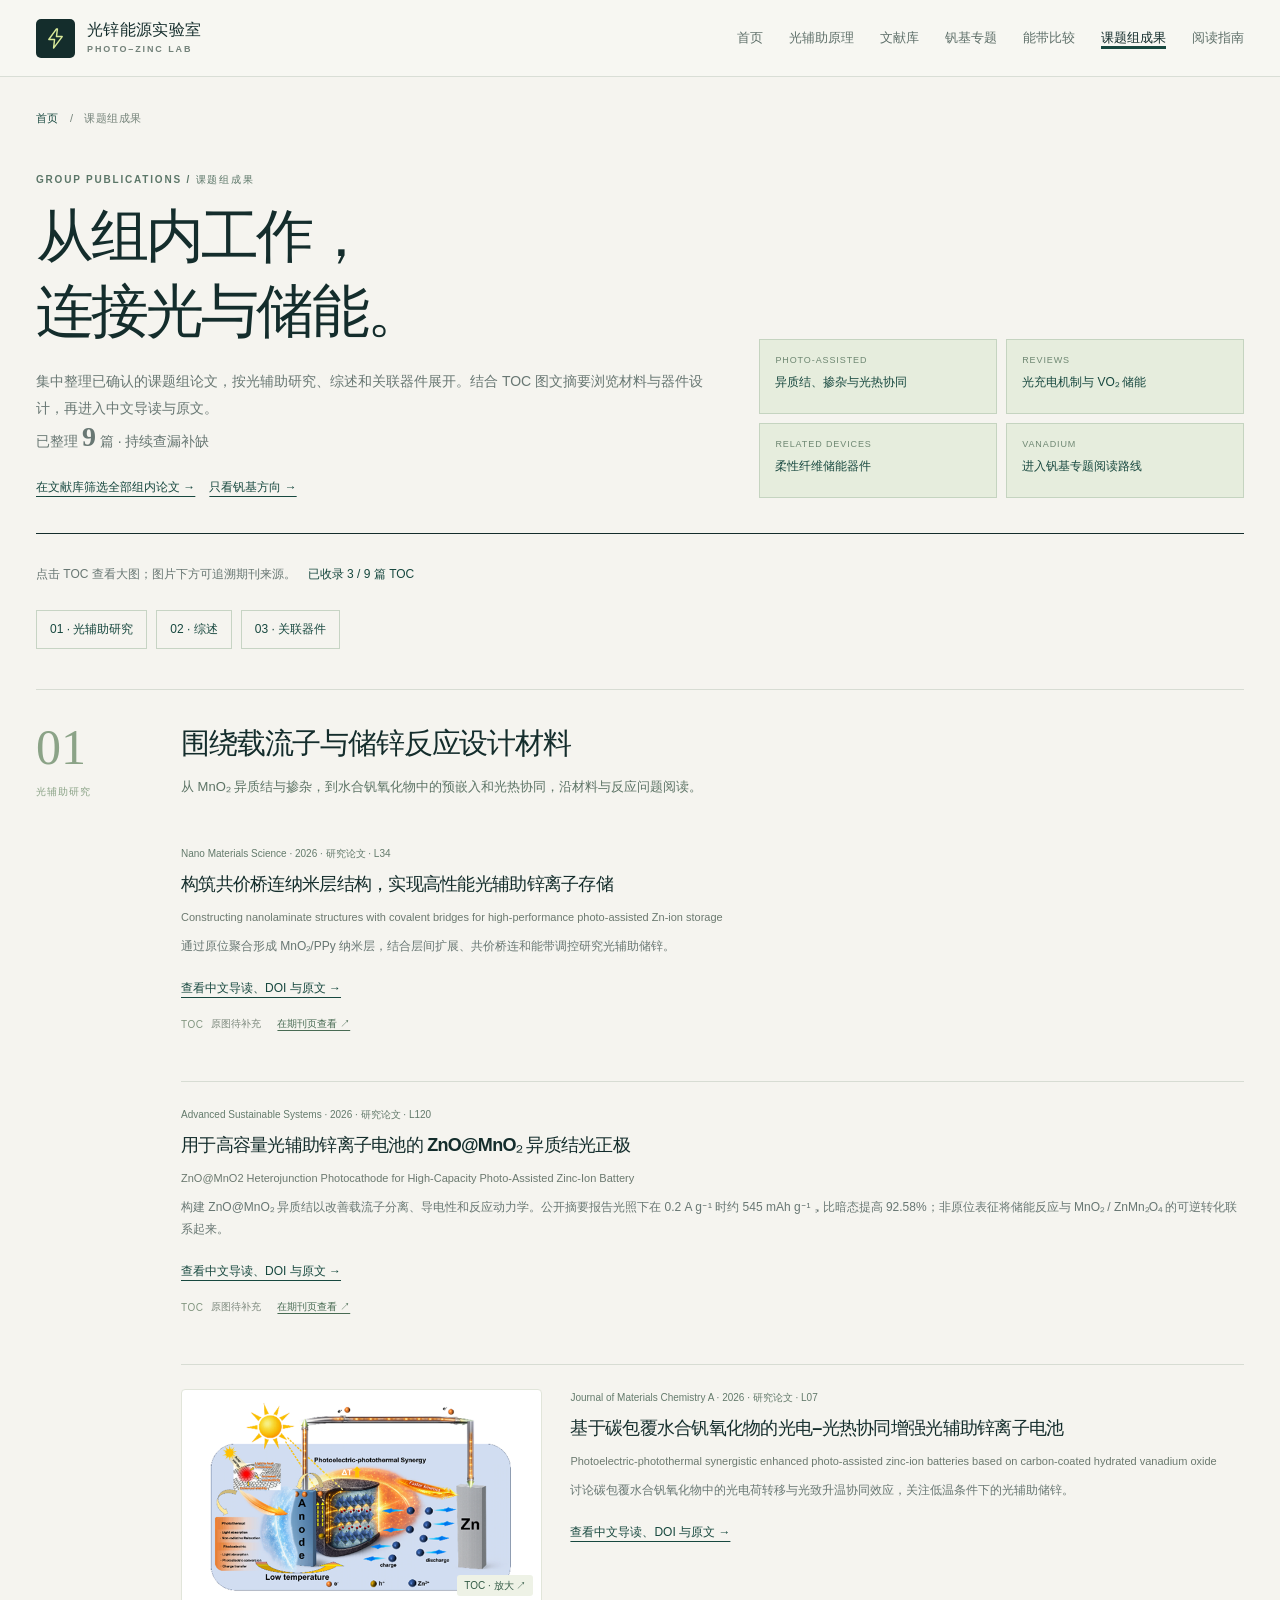
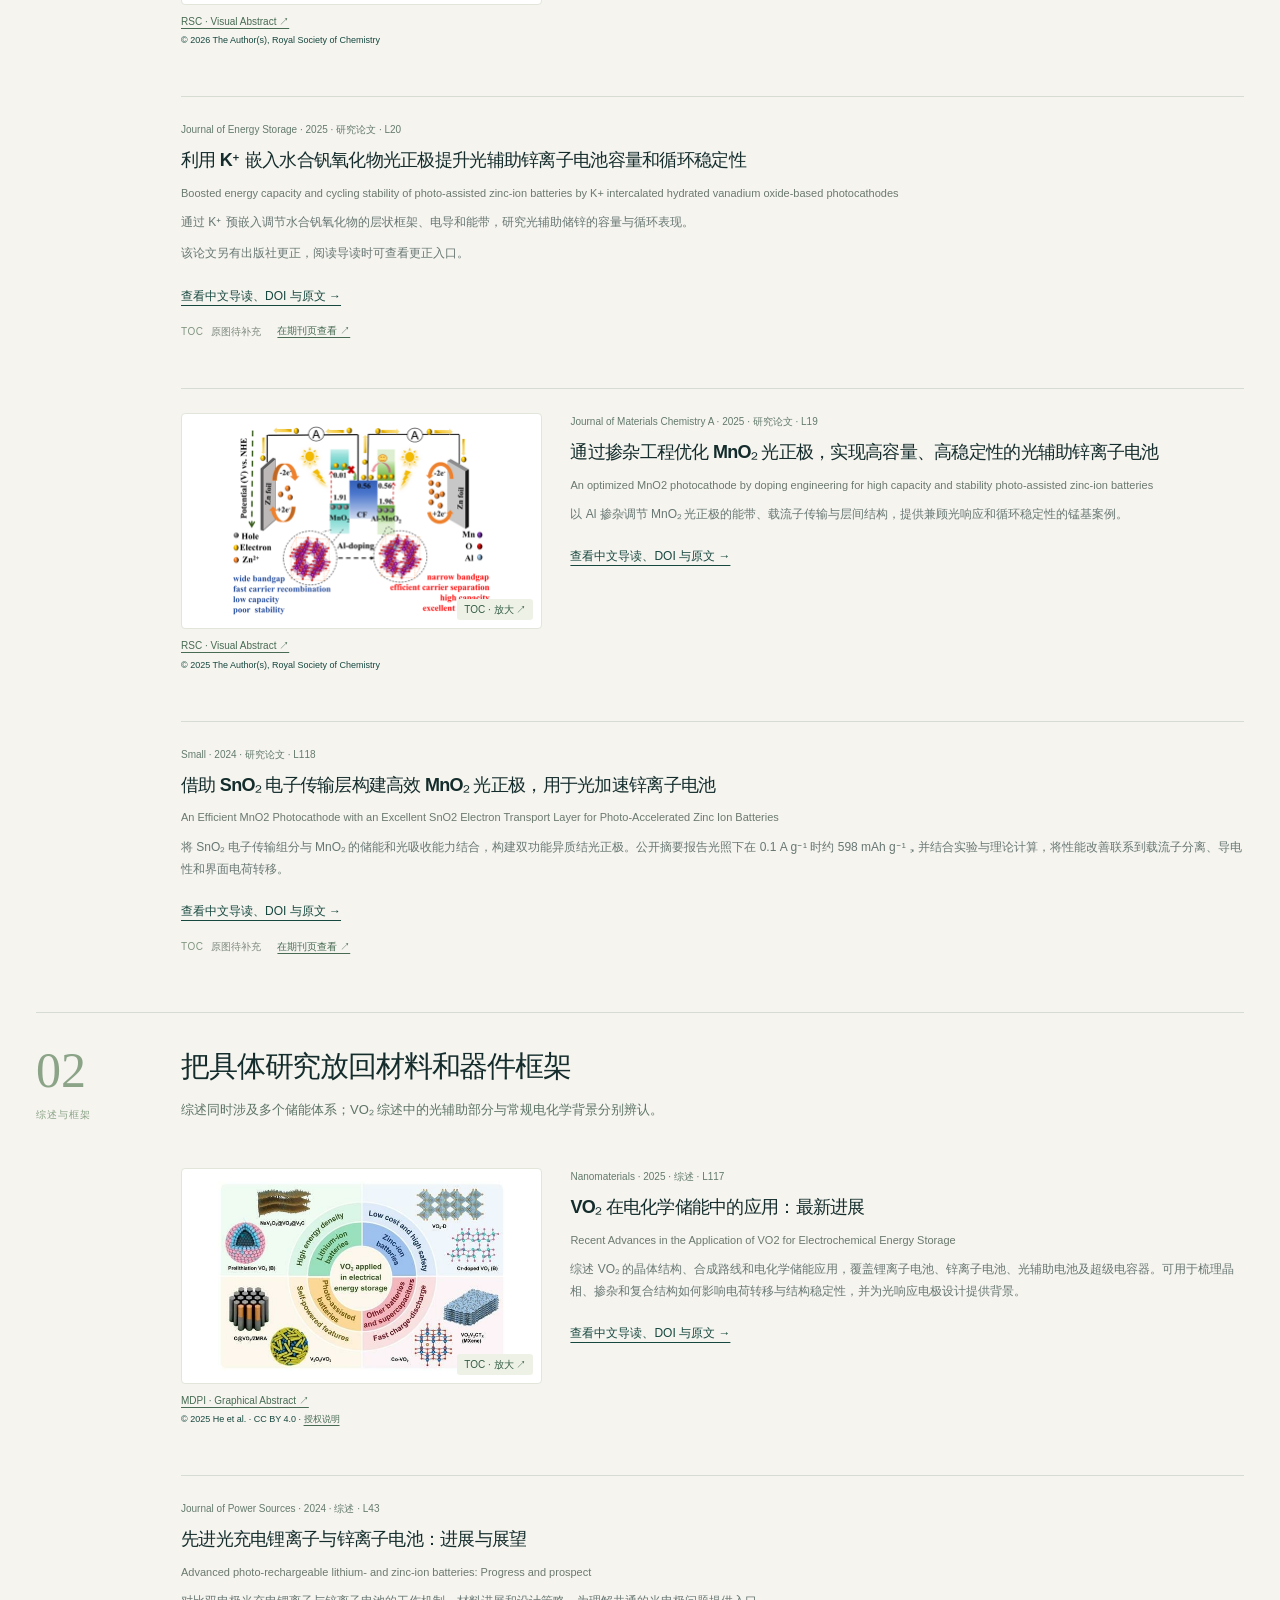
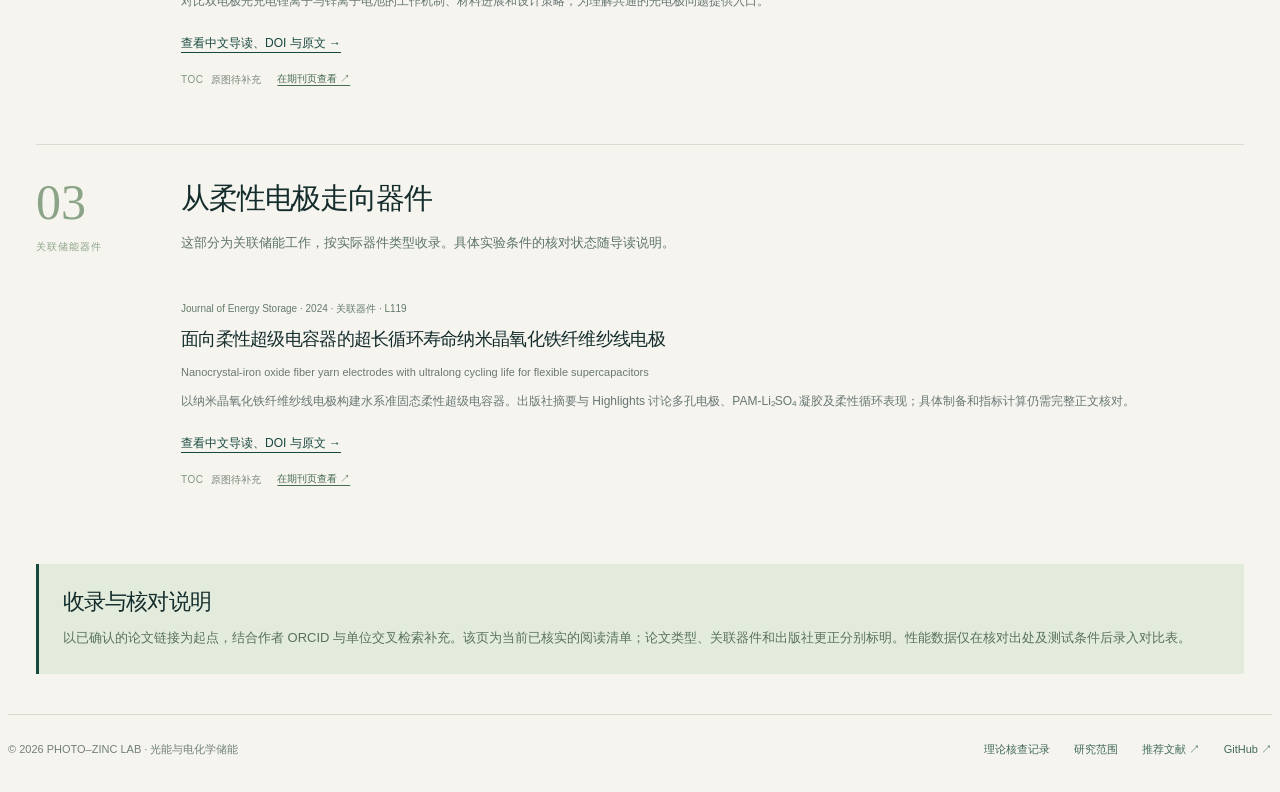
<file: group.html>
<!DOCTYPE html><html lang="zh-CN"><head><meta charset="utf-8"/><meta name="viewport" content="width=device-width,initial-scale=1"/><title>课题组成果 · 光锌能源实验室</title><meta name="description" content="课题组光辅助锌电研究、钒基储能综述和关联柔性储能器件，附中文导读与 DOI。"/><link rel="stylesheet" href="site.css?v=20261015-bands1"/><link rel="stylesheet" href="research-tools.css?v=20261015-workspace1"/><link rel="stylesheet" href="group-toc.css?v=20261015-toc1"/></head><body class="group-page"><a class="skip-link" href="#main-content">跳转到主要内容</a><header class="site-header">
    <div class="header-inner">
      <a href="index.html" class="brand" aria-label="光锌能源实验室首页">
        <span class="brand-mark"><svg width="23" height="23" viewBox="0 0 24 24" fill="none" aria-hidden="true"><path d="M13 2 5 13h6l-1 9 9-12h-6l1-8Z" stroke="currentColor" stroke-width="1.5" stroke-linejoin="round"/></svg></span>
        <span><strong>光锌能源实验室</strong><small>PHOTO–ZINC LAB</small></span>
      </a>
      <nav class="site-nav" aria-label="主导航">
        <a href="index.html">首页</a>
        <a href="principles.html">光辅助原理</a>
        <a href="literature.html">文献库</a>
        <a href="vanadium.html">钒基专题</a><a href="bands.html">能带比较</a><a href="group.html" aria-current="page">课题组成果</a><a href="guide.html">阅读指南</a>
      </nav>
    </div>
  </header><main class="page-shell" id="main-content"><div class="breadcrumb"><a href="index.html">首页</a><span>/</span><span>课题组成果</span></div><section class="topic-hero"><div><span class="kicker">GROUP PUBLICATIONS / 课题组成果</span><h1>从组内工作，<br/>连接光与储能。</h1><p>集中整理已确认的课题组论文，按光辅助研究、综述和关联器件展开。结合 TOC 图文摘要浏览材料与器件设计，再进入中文导读与原文。</p><p class="group-total">已整理 <strong data-group-count>9</strong> 篇 · 持续查漏补缺</p><div class="topic-next"><a href="literature.html?scope=group">在文献库筛选全部组内论文 →</a><a href="literature.html?scope=group&materials=vanadium">只看钒基方向 →</a></div></div><div class="topic-map"><a href="#photo"><small>PHOTO-ASSISTED</small>异质结、掺杂与光热协同</a><a href="#reviews"><small>REVIEWS</small>光充电机制与 VO₂ 储能</a><a href="#related"><small>RELATED DEVICES</small>柔性纤维储能器件</a><a href="vanadium.html"><small>VANADIUM</small>进入钒基专题阅读路线</a></div></section><p class="toc-help">点击 TOC 查看大图；图片下方可追溯期刊来源。<span data-toc-count>已收录 3 / 9 篇 TOC</span></p><nav class="topic-toc" aria-label="课题组论文目录"><a href="#photo">01 · 光辅助研究</a><a href="#reviews">02 · 综述</a><a href="#related">03 · 关联器件</a></nav><section class="topic-step" id="photo"><div class="topic-number">01<span>光辅助研究</span></div><div><h2>围绕载流子与储锌反应设计材料</h2><p class="topic-question">从 MnO₂ 异质结与掺杂，到水合钒氧化物中的预嵌入和光热协同，沿材料与反应问题阅读。</p><div class="topic-papers" id="group-photo">
<article class="topic-paper group-publication toc-awaiting" id="group-L34"><div class="topic-paper-copy"><small>Nano Materials Science · 2026 · 研究论文 · L34</small><h3><a href="literature.html?scope=group#paper-L34">构筑共价桥连纳米层结构，实现高性能光辅助锌离子存储</a></h3><p lang="en">Constructing nanolaminate structures with covalent bridges for high-performance photo-assisted Zn-ion storage</p><p>通过原位聚合形成 MnO₂/PPy 纳米层，结合层间扩展、共价桥连和能带调控研究光辅助储锌。</p><a class="group-reading-link" href="literature.html?scope=group#paper-L34">查看中文导读、DOI 与原文 →</a></div><figure class="publication-toc"><div class="toc-pending"><b>TOC</b><span>原图待补充</span></div><figcaption><a href="https://linkinghub.elsevier.com/retrieve/pii/S258996512600108X" target="_blank" rel="noopener noreferrer">在期刊页查看 ↗</a></figcaption></figure></article>
<article class="topic-paper group-publication toc-awaiting" id="group-L120"><div class="topic-paper-copy"><small>Advanced Sustainable Systems · 2026 · 研究论文 · L120</small><h3><a href="literature.html?scope=group#paper-L120">用于高容量光辅助锌离子电池的 ZnO@MnO₂ 异质结光正极</a></h3><p lang="en">ZnO@MnO2 Heterojunction Photocathode for High‐Capacity Photo‐Assisted Zinc‐Ion Battery</p><p>构建 ZnO@MnO₂ 异质结以改善载流子分离、导电性和反应动力学。公开摘要报告光照下在 0.2 A g⁻¹ 时约 545 mAh g⁻¹，比暗态提高 92.58%；非原位表征将储能反应与 MnO₂ / ZnMn₂O₄ 的可逆转化联系起来。</p><a class="group-reading-link" href="literature.html?scope=group#paper-L120">查看中文导读、DOI 与原文 →</a></div><figure class="publication-toc"><div class="toc-pending"><b>TOC</b><span>原图待补充</span></div><figcaption><a href="https://advanced.onlinelibrary.wiley.com/doi/10.1002/adsu.202501531" target="_blank" rel="noopener noreferrer">在期刊页查看 ↗</a></figcaption></figure></article>
<article class="topic-paper group-publication has-toc" id="group-L07"><figure class="publication-toc"><a class="toc-open" href="assets/toc/L07.png" data-toc-open data-toc-title="基于碳包覆水合钒氧化物的光电–光热协同增强光辅助锌离子电池" data-toc-source="https://pubs.rsc.org/ta/article-abstract/14/45/30746/1266727/Photoelectric-photothermal-synergistic-enhanced?redirectedFrom=fulltext" data-toc-credit="© 2026 The Author(s), Royal Society of Chemistry" aria-label="放大 L07 TOC：基于碳包覆水合钒氧化物的光电–光热协同增强光辅助锌离子电池"><img src="assets/toc/L07.png" alt="碳包覆水合钒氧化物光正极的光电与光热协同图文摘要" loading="lazy" decoding="async"/><span class="toc-zoom" aria-hidden="true">TOC · 放大 ↗</span></a><figcaption><a href="https://pubs.rsc.org/ta/article-abstract/14/45/30746/1266727/Photoelectric-photothermal-synergistic-enhanced?redirectedFrom=fulltext" target="_blank" rel="noopener noreferrer">RSC · Visual Abstract ↗</a><span class="toc-credit">© 2026 The Author(s), Royal Society of Chemistry</span></figcaption></figure><div class="topic-paper-copy"><small>Journal of Materials Chemistry A · 2026 · 研究论文 · L07</small><h3><a href="literature.html?scope=group#paper-L07">基于碳包覆水合钒氧化物的光电–光热协同增强光辅助锌离子电池</a></h3><p lang="en">Photoelectric-photothermal synergistic enhanced photo-assisted zinc-ion batteries based on carbon-coated hydrated vanadium oxide</p><p>讨论碳包覆水合钒氧化物中的光电荷转移与光致升温协同效应，关注低温条件下的光辅助储锌。</p><a class="group-reading-link" href="literature.html?scope=group#paper-L07">查看中文导读、DOI 与原文 →</a></div></article>
<article class="topic-paper group-publication toc-awaiting" id="group-L20"><div class="topic-paper-copy"><small>Journal of Energy Storage · 2025 · 研究论文 · L20</small><h3><a href="literature.html?scope=group#paper-L20">利用 K⁺ 嵌入水合钒氧化物光正极提升光辅助锌离子电池容量和循环稳定性</a></h3><p lang="en">Boosted energy capacity and cycling stability of photo-assisted zinc-ion batteries by K+ intercalated hydrated vanadium oxide-based photocathodes</p><p>通过 K⁺ 预嵌入调节水合钒氧化物的层状框架、电导和能带，研究光辅助储锌的容量与循环表现。</p><p>该论文另有出版社更正，阅读导读时可查看更正入口。</p><a class="group-reading-link" href="literature.html?scope=group#paper-L20">查看中文导读、DOI 与原文 →</a></div><figure class="publication-toc"><div class="toc-pending"><b>TOC</b><span>原图待补充</span></div><figcaption><a href="https://linkinghub.elsevier.com/retrieve/pii/S2352152X25021747" target="_blank" rel="noopener noreferrer">在期刊页查看 ↗</a></figcaption></figure></article>
<article class="topic-paper group-publication has-toc" id="group-L19"><figure class="publication-toc"><a class="toc-open" href="assets/toc/L19.png" data-toc-open data-toc-title="通过掺杂工程优化 MnO₂ 光正极，实现高容量、高稳定性的光辅助锌离子电池" data-toc-source="https://pubs.rsc.org/ta/article-abstract/13/27/22057/914837/An-optimized-MnO2-photocathode-by-doping?redirectedFrom=fulltext" data-toc-credit="© 2025 The Author(s), Royal Society of Chemistry" aria-label="放大 L19 TOC：通过掺杂工程优化 MnO₂ 光正极，实现高容量、高稳定性的光辅助锌离子电池"><img src="assets/toc/L19.png" alt="Al 掺杂 MnO₂ 光正极的结构、载流子传输与储锌性能图文摘要" loading="lazy" decoding="async"/><span class="toc-zoom" aria-hidden="true">TOC · 放大 ↗</span></a><figcaption><a href="https://pubs.rsc.org/ta/article-abstract/13/27/22057/914837/An-optimized-MnO2-photocathode-by-doping?redirectedFrom=fulltext" target="_blank" rel="noopener noreferrer">RSC · Visual Abstract ↗</a><span class="toc-credit">© 2025 The Author(s), Royal Society of Chemistry</span></figcaption></figure><div class="topic-paper-copy"><small>Journal of Materials Chemistry A · 2025 · 研究论文 · L19</small><h3><a href="literature.html?scope=group#paper-L19">通过掺杂工程优化 MnO₂ 光正极，实现高容量、高稳定性的光辅助锌离子电池</a></h3><p lang="en">An optimized MnO2 photocathode by doping engineering for high capacity and stability photo-assisted zinc-ion batteries</p><p>以 Al 掺杂调节 MnO₂ 光正极的能带、载流子传输与层间结构，提供兼顾光响应和循环稳定性的锰基案例。</p><a class="group-reading-link" href="literature.html?scope=group#paper-L19">查看中文导读、DOI 与原文 →</a></div></article>
<article class="topic-paper group-publication toc-awaiting" id="group-L118"><div class="topic-paper-copy"><small>Small · 2024 · 研究论文 · L118</small><h3><a href="literature.html?scope=group#paper-L118">借助 SnO₂ 电子传输层构建高效 MnO₂ 光正极，用于光加速锌离子电池</a></h3><p lang="en">An Efficient MnO2 Photocathode with an Excellent SnO2 Electron Transport Layer for Photo‐Accelerated Zinc Ion Batteries</p><p>将 SnO₂ 电子传输组分与 MnO₂ 的储能和光吸收能力结合，构建双功能异质结光正极。公开摘要报告光照下在 0.1 A g⁻¹ 时约 598 mAh g⁻¹，并结合实验与理论计算，将性能改善联系到载流子分离、导电性和界面电荷转移。</p><a class="group-reading-link" href="literature.html?scope=group#paper-L118">查看中文导读、DOI 与原文 →</a></div><figure class="publication-toc"><div class="toc-pending"><b>TOC</b><span>原图待补充</span></div><figcaption><a href="https://onlinelibrary.wiley.com/doi/10.1002/smll.202405627" target="_blank" rel="noopener noreferrer">在期刊页查看 ↗</a></figcaption></figure></article>
</div></div></section><section class="topic-step" id="reviews"><div class="topic-number">02<span>综述与框架</span></div><div><h2>把具体研究放回材料和器件框架</h2><p class="topic-question">综述同时涉及多个储能体系；VO₂ 综述中的光辅助部分与常规电化学背景分别辨认。</p><div class="topic-papers" id="group-reviews">
<article class="topic-paper group-publication has-toc" id="group-L117"><figure class="publication-toc"><a class="toc-open" href="assets/toc/L117.jpg" data-toc-open data-toc-title="VO₂ 在电化学储能中的应用：最新进展" data-toc-source="https://www.mdpi.com/2079-4991/15/15/1167" data-toc-credit="© 2025 He et al. · CC BY 4.0" aria-label="放大 L117 TOC：VO₂ 在电化学储能中的应用：最新进展"><img src="assets/toc/L117.jpg" alt="VO₂ 在锂离子电池、锌离子电池、光辅助电池与超级电容器中的应用图文摘要" loading="lazy" decoding="async"/><span class="toc-zoom" aria-hidden="true">TOC · 放大 ↗</span></a><figcaption><a href="https://www.mdpi.com/2079-4991/15/15/1167" target="_blank" rel="noopener noreferrer">MDPI · Graphical Abstract ↗</a><span class="toc-credit">© 2025 He et al. · CC BY 4.0 · <a href="https://creativecommons.org/licenses/by/4.0/" target="_blank" rel="noopener noreferrer">授权说明</a></span></figcaption></figure><div class="topic-paper-copy"><small>Nanomaterials · 2025 · 综述 · L117</small><h3><a href="literature.html?scope=group#paper-L117">VO₂ 在电化学储能中的应用：最新进展</a></h3><p lang="en">Recent Advances in the Application of VO2 for Electrochemical Energy Storage</p><p>综述 VO₂ 的晶体结构、合成路线和电化学储能应用，覆盖锂离子电池、锌离子电池、光辅助电池及超级电容器。可用于梳理晶相、掺杂和复合结构如何影响电荷转移与结构稳定性，并为光响应电极设计提供背景。</p><a class="group-reading-link" href="literature.html?scope=group#paper-L117">查看中文导读、DOI 与原文 →</a></div></article>
<article class="topic-paper group-publication toc-awaiting" id="group-L43"><div class="topic-paper-copy"><small>Journal of Power Sources · 2024 · 综述 · L43</small><h3><a href="literature.html?scope=group#paper-L43">先进光充电锂离子与锌离子电池：进展与展望</a></h3><p lang="en">Advanced photo-rechargeable lithium- and zinc-ion batteries: Progress and prospect</p><p>对比双电极光充电锂离子与锌离子电池的工作机制、材料进展和设计策略，为理解共通的光电极问题提供入口。</p><a class="group-reading-link" href="literature.html?scope=group#paper-L43">查看中文导读、DOI 与原文 →</a></div><figure class="publication-toc"><div class="toc-pending"><b>TOC</b><span>原图待补充</span></div><figcaption><a href="https://linkinghub.elsevier.com/retrieve/pii/S0378775324001551" target="_blank" rel="noopener noreferrer">在期刊页查看 ↗</a></figcaption></figure></article>
</div></div></section><section class="topic-step" id="related"><div class="topic-number">03<span>关联储能器件</span></div><div><h2>从柔性电极走向器件</h2><p class="topic-question">这部分为关联储能工作，按实际器件类型收录。具体实验条件的核对状态随导读说明。</p><div class="topic-papers" id="group-related">
<article class="topic-paper group-publication toc-awaiting" id="group-L119"><div class="topic-paper-copy"><small>Journal of Energy Storage · 2024 · 关联器件 · L119</small><h3><a href="literature.html?scope=group#paper-L119">面向柔性超级电容器的超长循环寿命纳米晶氧化铁纤维纱线电极</a></h3><p lang="en">Nanocrystal‑iron oxide fiber yarn electrodes with ultralong cycling life for flexible supercapacitors</p><p>以纳米晶氧化铁纤维纱线电极构建水系准固态柔性超级电容器。出版社摘要与 Highlights 讨论多孔电极、PAM-Li₂SO₄ 凝胶及柔性循环表现；具体制备和指标计算仍需完整正文核对。</p><a class="group-reading-link" href="literature.html?scope=group#paper-L119">查看中文导读、DOI 与原文 →</a></div><figure class="publication-toc"><div class="toc-pending"><b>TOC</b><span>原图待补充</span></div><figcaption><a href="https://linkinghub.elsevier.com/retrieve/pii/S2352152X24037228" target="_blank" rel="noopener noreferrer">在期刊页查看 ↗</a></figcaption></figure></article>
</div></div></section><aside class="topic-evidence"><h2>收录与核对说明</h2><p>以已确认的论文链接为起点，结合作者 ORCID 与单位交叉检索补充。该页为当前已核实的阅读清单；论文类型、关联器件和出版社更正分别标明。性能数据仅在核对出处及测试条件后录入对比表。</p></aside></main><dialog class="toc-dialog" id="toc-dialog" aria-labelledby="toc-dialog-title"><div class="toc-dialog-toolbar"><h2 id="toc-dialog-title">文章 TOC</h2><button type="button" data-toc-close aria-label="关闭 TOC 大图">关闭 ×</button></div><div class="toc-dialog-canvas"><img id="toc-dialog-image" alt=""/></div><div class="toc-dialog-footer"><p id="toc-dialog-credit"></p><a id="toc-dialog-source" target="_blank" rel="noopener noreferrer">查看期刊来源 ↗</a><p id="toc-dialog-status" role="status" aria-live="polite"></p></div></dialog><footer class="site-footer"><span>© 2026 PHOTO–ZINC LAB · 光能与电化学储能</span><div class="footer-links"><a href="theory-audit.html">理论核查记录</a><a href="guide.html#research">研究范围</a><a href="https://github.com/terryliu0125-ship-it/photo-zinc-lab/issues" target="_blank" rel="noopener noreferrer">推荐文献 ↗</a><a href="https://github.com/terryliu0125-ship-it/photo-zinc-lab" target="_blank" rel="noopener noreferrer">GitHub ↗</a></div></footer><script src="site.js?v=20261013-pages1" defer></script><script src="group-toc.js?v=20261015-toc1" defer></script></body></html>
</file>
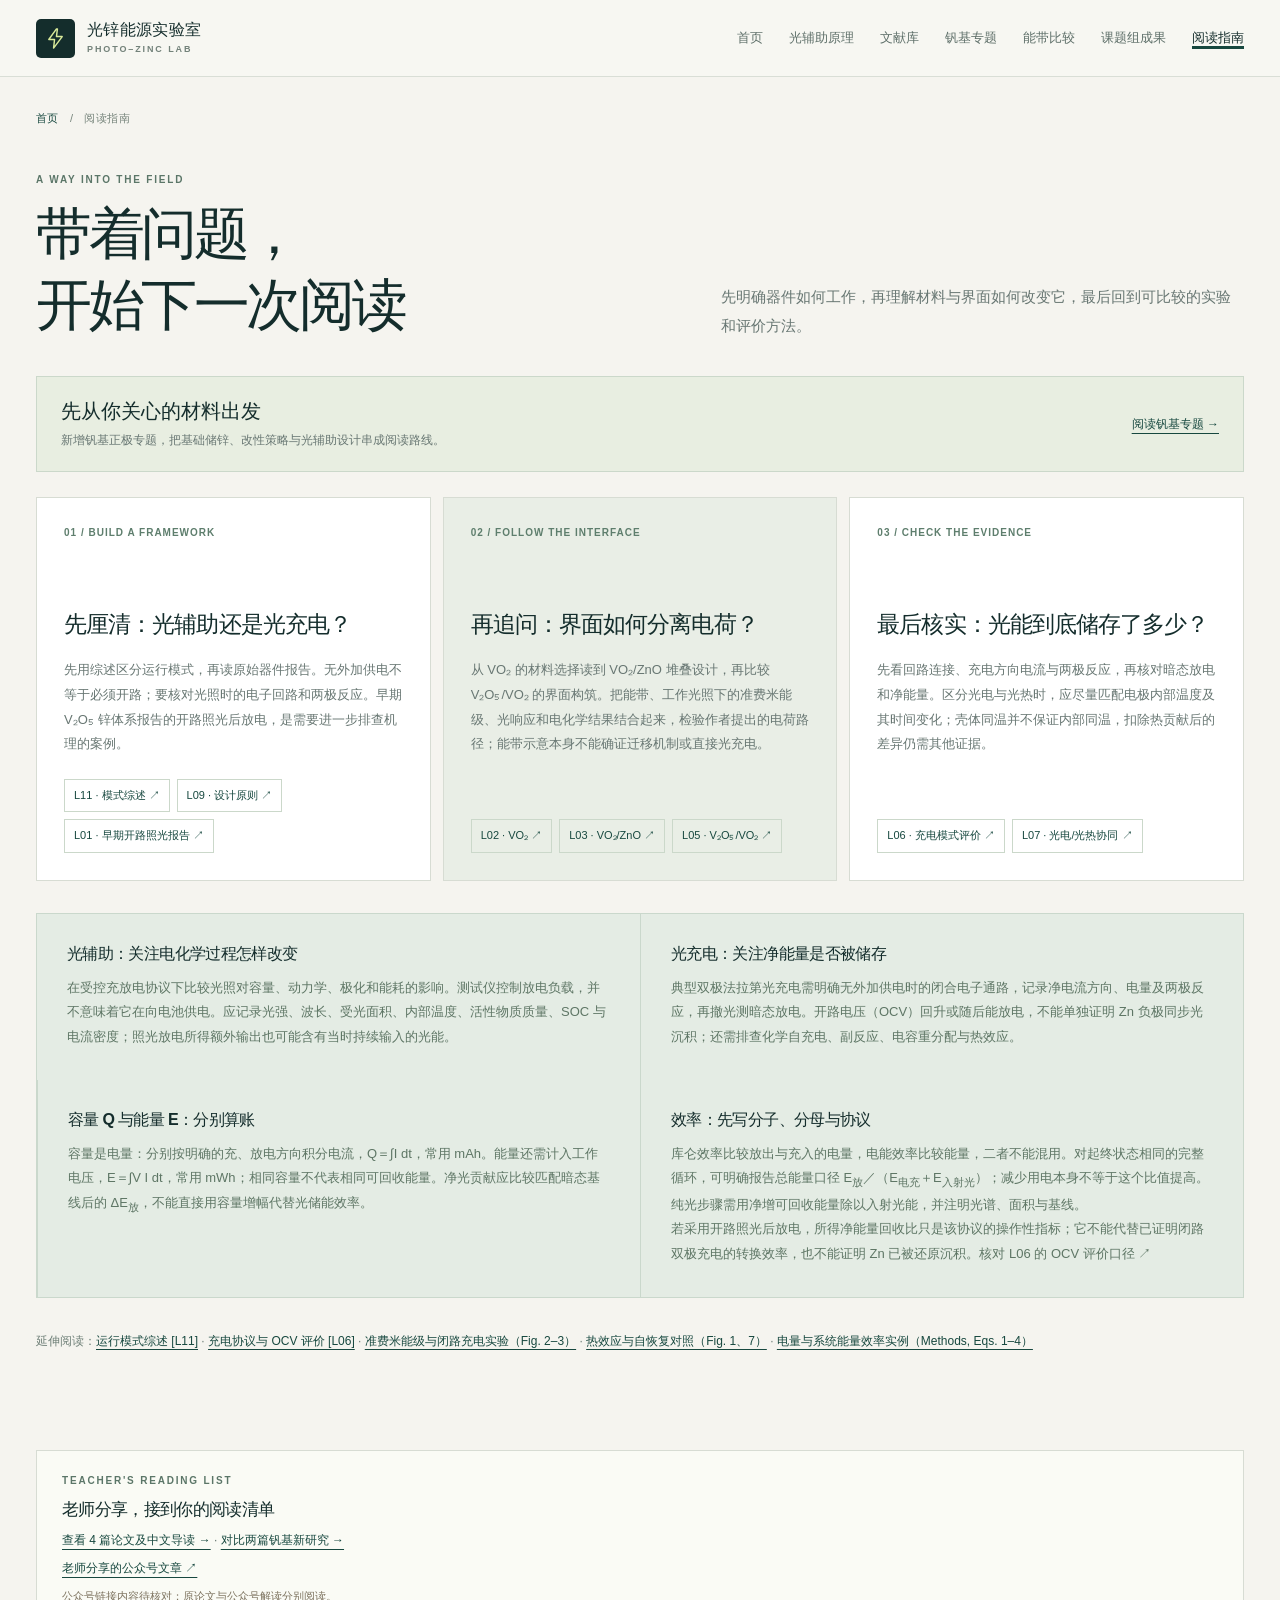
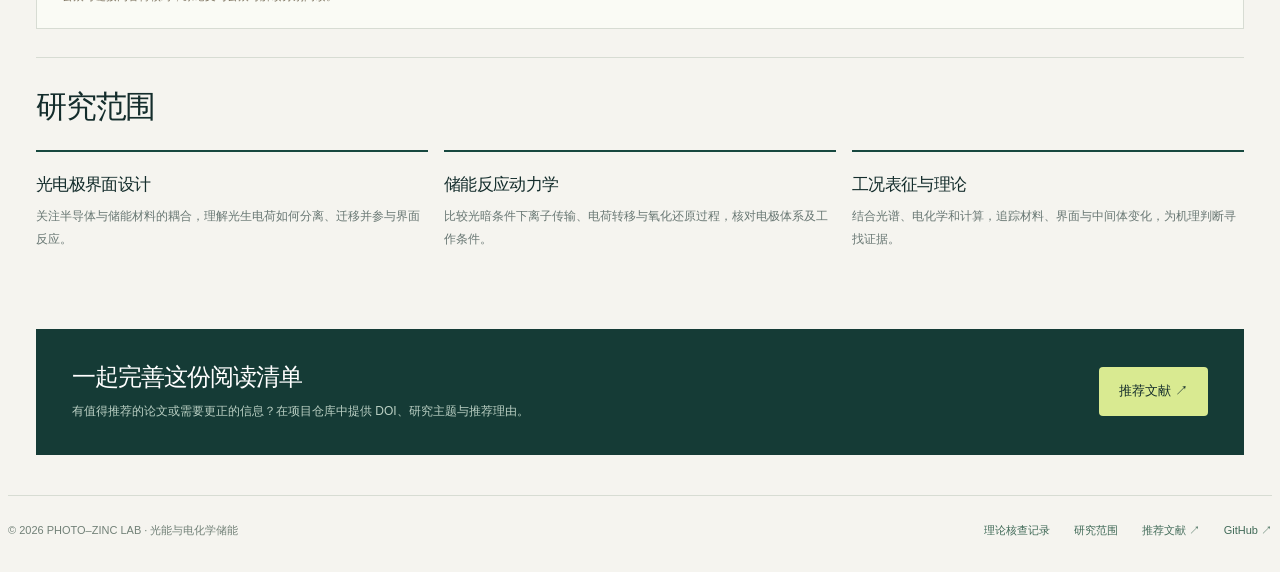
<file: guide.html>
<!DOCTYPE html>
<html lang="zh-CN"><head><meta charset="utf-8"/><meta name="viewport" content="width=device-width, initial-scale=1"/><title>阅读指南 · 光锌能源实验室</title><meta name="description" content="光辅助电池原理与精选文献，连接锌、锂、钠、铝等金属体系。"/><link rel="stylesheet" href="site.css?v=20261015-bands1"/><link rel="stylesheet" href="research-tools.css?v=20261015-workspace1"/></head>
<body><a class="skip-link" href="#main-content">跳转到主要内容</a><header class="site-header"><div class="header-inner"><a href="index.html" class="brand" aria-label="光锌能源实验室首页"><span class="brand-mark"><svg width="23" height="23" viewBox="0 0 24 24" fill="none" aria-hidden="true"><path d="M13 2 5 13h6l-1 9 9-12h-6l1-8Z" stroke="currentColor" stroke-width="1.5" stroke-linejoin="round"/></svg></span><span><strong>光锌能源实验室</strong><small>PHOTO–ZINC LAB</small></span></a><nav class="site-nav" aria-label="主导航"><a href="index.html">首页</a><a href="principles.html">光辅助原理</a><a href="literature.html">文献库</a><a href="vanadium.html">钒基专题</a><a href="bands.html">能带比较</a><a href="group.html">课题组成果</a><a href="guide.html" aria-current="page">阅读指南</a></nav></div></header><main class="page-shell" id="main-content"><div class="breadcrumb" aria-label="当前位置"><a href="index.html">首页</a><span aria-hidden="true">/</span><span>阅读指南</span></div><section class="reading section" id="reading-guide" aria-labelledby="reading-title">
 <div class="section-heading">
<div>
<span class="kicker">A WAY INTO THE FIELD</span>
<h1 id="reading-title">带着问题，<br/>开始下一次阅读</h1>
</div>
<p>先明确器件如何工作，再理解材料与界面如何改变它，最后回到可比较的实验和评价方法。</p>
</div>
 <aside class="research-entry"><div><strong>先从你关心的材料出发</strong><p>新增钒基正极专题，把基础储锌、改性策略与光辅助设计串成阅读路线。</p></div><a href="vanadium.html">阅读钒基专题 →</a></aside>
 <div class="reading-grid">
  <article class="reading-card">
<span class="reading-step">01 / BUILD A FRAMEWORK</span>
<h3>先厘清：光辅助还是光充电？</h3>
<p>先用综述区分运行模式，再读原始器件报告。无外加供电不等于必须开路；要核对光照时的电子回路和两极反应。早期 V₂O₅ 锌体系报告的开路照光后放电，是需要进一步排查机理的案例。</p>
<div class="reading-links">
<a href="literature.html#paper-L11">L11 · 模式综述 ↗</a>
<a href="literature.html#paper-L09">L09 · 设计原则 ↗</a>
<a href="literature.html#paper-L01">L01 · 早期开路照光报告 ↗</a>
</div>
</article>
  <article class="reading-card">
<span class="reading-step">02 / FOLLOW THE INTERFACE</span>
<h3>再追问：界面如何分离电荷？</h3>
<p>从 VO₂ 的材料选择读到 VO₂/ZnO 堆叠设计，再比较 V₂O₅/VO₂ 的界面构筑。把能带、工作光照下的准费米能级、光响应和电化学结果结合起来，检验作者提出的电荷路径；能带示意本身不能确证迁移机制或直接光充电。</p>
<div class="reading-links">
<a href="literature.html#paper-L02">L02 · VO₂ ↗</a>
<a href="literature.html#paper-L03">L03 · VO₂/ZnO ↗</a>
<a href="literature.html#paper-L05">L05 · V₂O₅/VO₂ ↗</a>
</div>
</article>
  <article class="reading-card">
<span class="reading-step">03 / CHECK THE EVIDENCE</span>
<h3>最后核实：光能到底储存了多少？</h3>
<p>先看回路连接、充电方向电流与两极反应，再核对暗态放电和净能量。区分光电与光热时，应尽量匹配电极内部温度及其时间变化；壳体同温并不保证内部同温，扣除热贡献后的差异仍需其他证据。</p>
<div class="reading-links">
<a href="literature.html#paper-L06">L06 · 充电模式评价 ↗</a>
<a href="literature.html#paper-L07">L07 · 光电/光热协同 ↗</a>
</div>
</article>
 </div>
 <div class="evidence-note">
<div>
<h3>光辅助：关注电化学过程怎样改变</h3>
<p>在受控充放电协议下比较光照对容量、动力学、极化和能耗的影响。测试仪控制放电负载，并不意味着它在向电池供电。应记录光强、波长、受光面积、内部温度、活性物质质量、SOC 与电流密度；照光放电所得额外输出也可能含有当时持续输入的光能。</p>
</div>
<div>
<h3>光充电：关注净能量是否被储存</h3>
<p>典型双极法拉第光充电需明确无外加供电时的闭合电子通路，记录净电流方向、电量及两极反应，再撤光测暗态放电。开路电压（OCV）回升或随后能放电，不能单独证明 Zn 负极同步光沉积；还需排查化学自充电、副反应、电容重分配与热效应。</p>
</div>
<div>
<h3>容量 Q 与能量 E：分别算账</h3>
<p>容量是电量：分别按明确的充、放电方向积分电流，Q＝∫I dt，常用 mAh。能量还需计入工作电压，E＝∫V I dt，常用 mWh；相同容量不代表相同可回收能量。净光贡献应比较匹配暗态基线后的 ΔE<sub>放</sub>，不能直接用容量增幅代替光储能效率。</p>
</div>
<div>
<h3>效率：先写分子、分母与协议</h3>
<p>库仑效率比较放出与充入的电量，电能效率比较能量，二者不能混用。对起终状态相同的完整循环，可明确报告总能量口径 E<sub>放</sub>／（E<sub>电充</sub>＋E<sub>入射光</sub>）；减少用电本身不等于这个比值提高。纯光步骤需用净增可回收能量除以入射光能，并注明光谱、面积与基线。</p>
<p>若采用开路照光后放电，所得净能量回收比只是该协议的操作性指标；它不能代替已证明闭路双极充电的转换效率，也不能证明 Zn 已被还原沉积。<a href="literature.html#paper-L06">核对 L06 的 OCV 评价口径 ↗</a></p>
</div>
</div>
 <p class="section-source">延伸阅读：<a href="literature.html#paper-L11">运行模式综述 [L11]</a> · <a href="literature.html#paper-L06">充电协议与 OCV 评价 [L06]</a> · <a href="https://doi.org/10.1021/acsenergylett.4c01350" target="_blank" rel="noopener noreferrer">准费米能级与闭路充电实验（Fig. 2–3）</a> · <a href="https://doi.org/10.1021/acsenergylett.3c01627" target="_blank" rel="noopener noreferrer">热效应与自恢复对照（Fig. 1、7）</a> · <a href="https://doi.org/10.1038/ncomms9103" target="_blank" rel="noopener noreferrer">电量与系统能量效率实例（Methods, Eqs. 1–4）</a>
</p>
</section>
<aside class="shared-source"><span class="kicker">TEACHER'S READING LIST</span><h3>老师分享，接到你的阅读清单</h3><p><a href="literature.html?scope=teacher">查看 4 篇论文及中文导读 →</a> · <a href="literature.html?compare=L113,L116">对比两篇钒基新研究 →</a></p><p><a href="https://mp.weixin.qq.com/s/czu5BmE3LxwChaqcbSy_Ag" target="_blank" rel="noopener noreferrer">老师分享的公众号文章 ↗</a></p><span class="source-status">公众号链接内容待核对；原论文与公众号解读分别阅读。</span></aside><section class="scope-section" id="research"><h2>研究范围</h2><div class="scope-grid"><article><h3>光电极界面设计</h3><p>关注半导体与储能材料的耦合，理解光生电荷如何分离、迁移并参与界面反应。</p></article><article><h3>储能反应动力学</h3><p>比较光暗条件下离子传输、电荷转移与氧化还原过程，核对电极体系及工作条件。</p></article><article><h3>工况表征与理论</h3><p>结合光谱、电化学和计算，追踪材料、界面与中间体变化，为机理判断寻找证据。</p></article></div></section><section class="contribute" id="contribute"><div><h2>一起完善这份阅读清单</h2><p>有值得推荐的论文或需要更正的信息？在项目仓库中提供 DOI、研究主题与推荐理由。</p></div><a class="button" href="https://github.com/terryliu0125-ship-it/photo-zinc-lab/issues" target="_blank" rel="noopener noreferrer">推荐文献 ↗</a></section></main><footer class="site-footer"><span>© 2026 PHOTO–ZINC LAB · 光能与电化学储能</span><div class="footer-links"><a href="theory-audit.html">理论核查记录</a><a href="guide.html#research">研究范围</a><a href="https://github.com/terryliu0125-ship-it/photo-zinc-lab/issues" target="_blank" rel="noopener noreferrer">推荐文献 ↗</a><a href="https://github.com/terryliu0125-ship-it/photo-zinc-lab" target="_blank" rel="noopener noreferrer">GitHub ↗</a></div></footer><script src="site.js?v=20261013-pages1" defer></script></body></html>
</file>
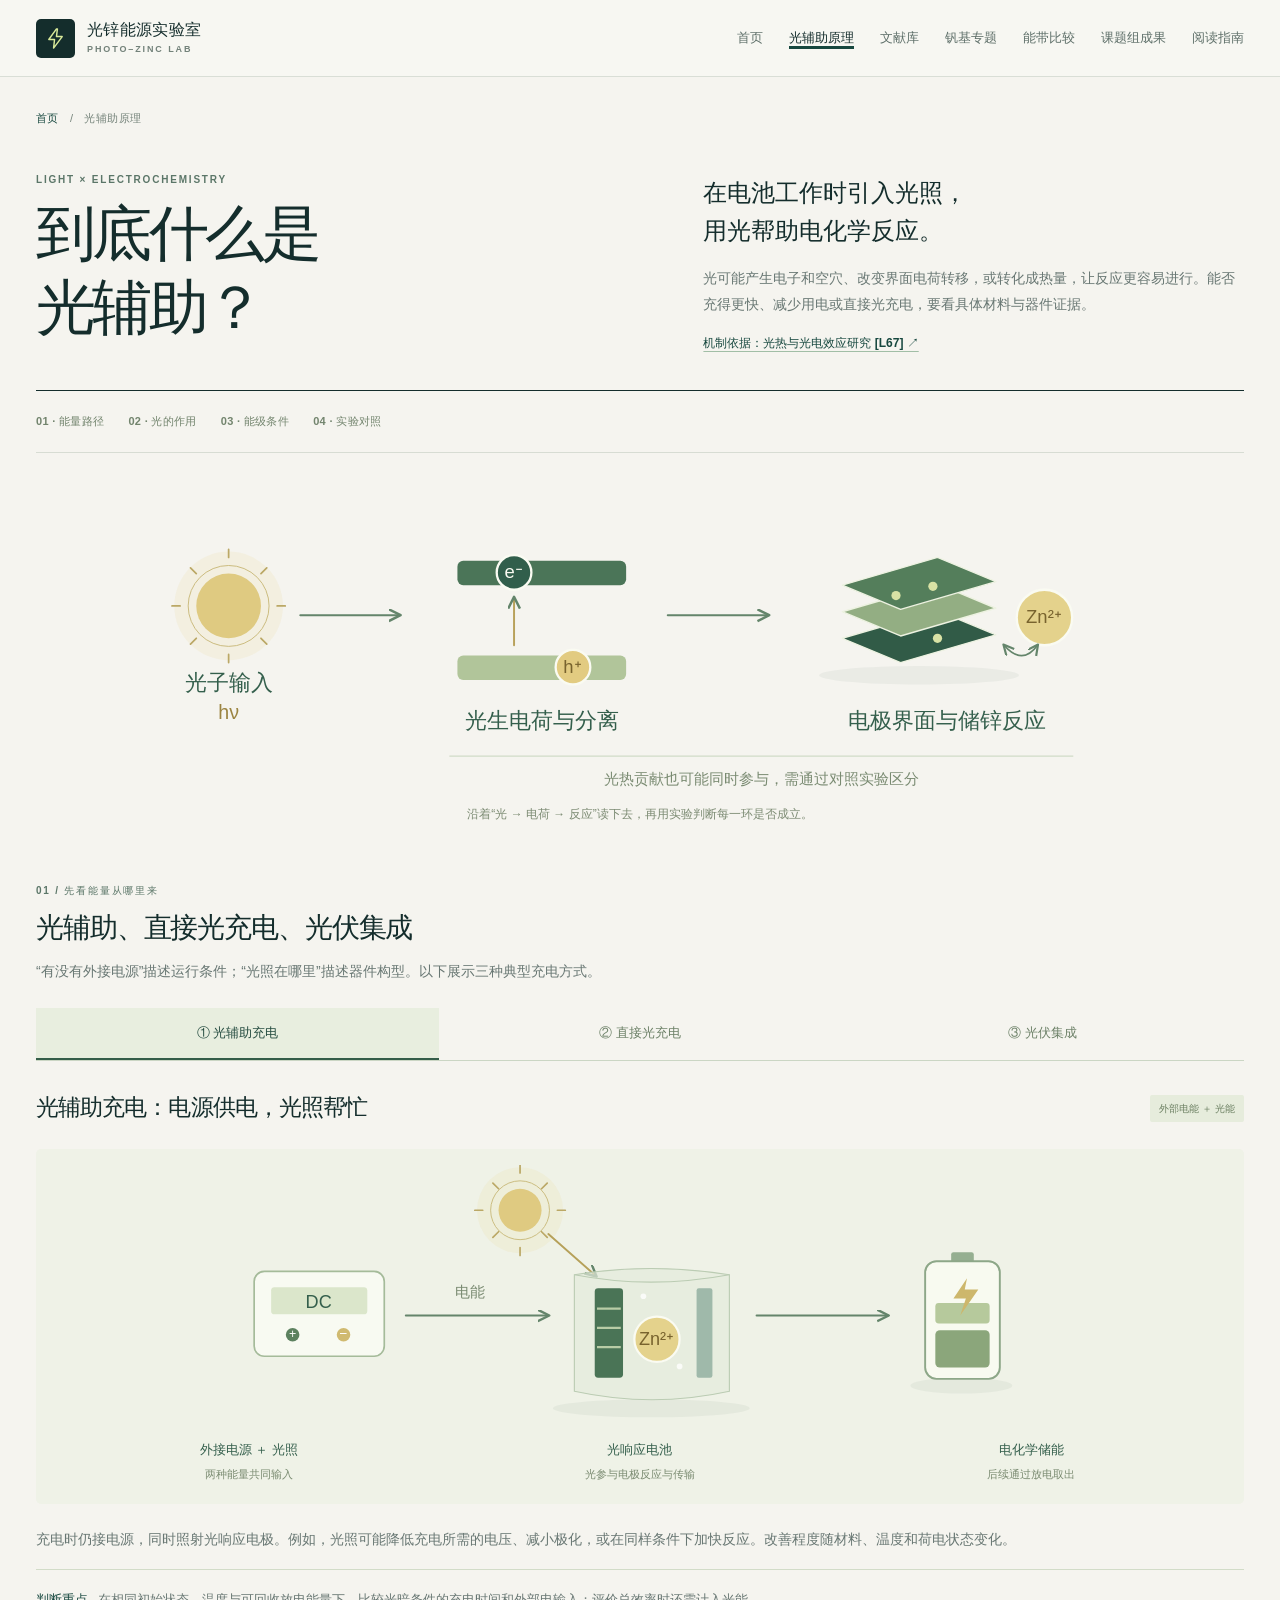
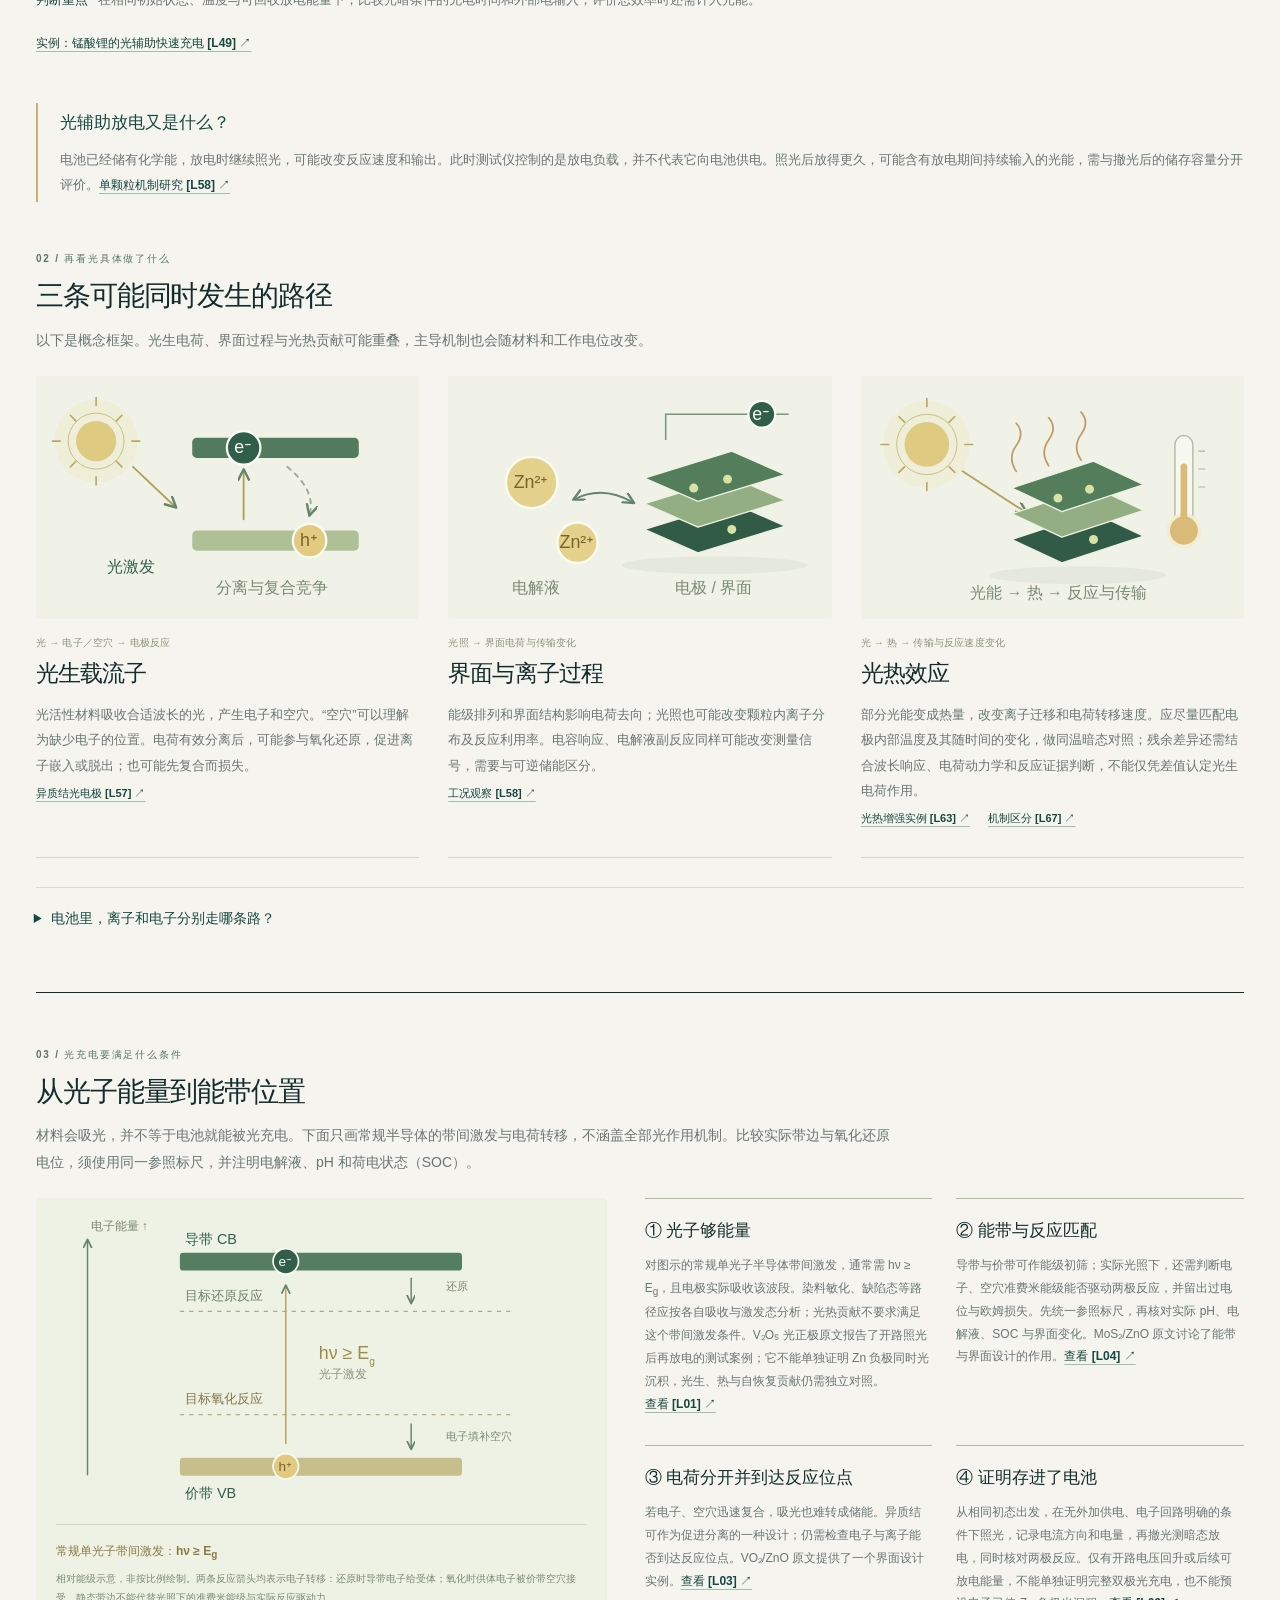
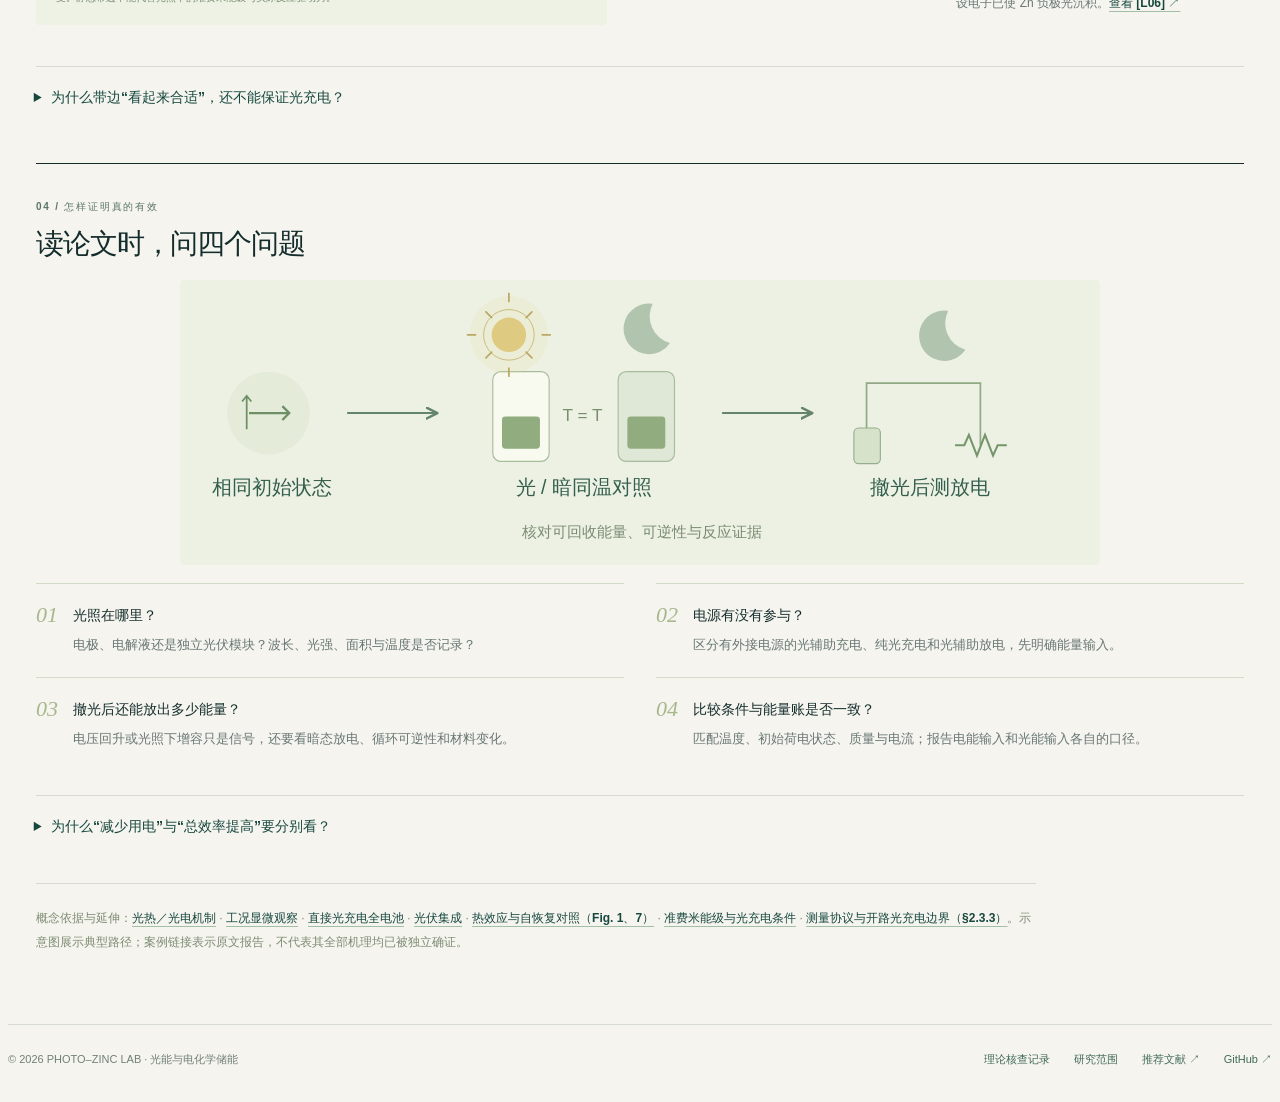
<file: principles.html>
<!DOCTYPE html>
<html lang="zh-CN"><head><meta charset="utf-8"/><meta name="viewport" content="width=device-width, initial-scale=1"/><title>光辅助原理 · 光锌能源实验室</title><meta name="description" content="光辅助电池原理与精选文献，连接锌、锂、钠、铝等金属体系。"/><link rel="stylesheet" href="site.css?v=20261015-bands1"/><link rel="stylesheet" href="principles.css?v=20261015-editorial1"/><link rel="stylesheet" href="principles-visual.css?v=20261015-visual2"/></head>
<body><a class="skip-link" href="#main-content">跳转到主要内容</a><header class="site-header"><div class="header-inner"><a href="index.html" class="brand" aria-label="光锌能源实验室首页"><span class="brand-mark"><svg width="23" height="23" viewBox="0 0 24 24" fill="none" aria-hidden="true"><path d="M13 2 5 13h6l-1 9 9-12h-6l1-8Z" stroke="currentColor" stroke-width="1.5" stroke-linejoin="round"/></svg></span><span><strong>光锌能源实验室</strong><small>PHOTO–ZINC LAB</small></span></a><nav class="site-nav" aria-label="主导航"><a href="index.html">首页</a><a href="principles.html" aria-current="page">光辅助原理</a><a href="literature.html">文献库</a><a href="vanadium.html">钒基专题</a><a href="bands.html">能带比较</a><a href="group.html">课题组成果</a><a href="guide.html">阅读指南</a></nav></div></header><main class="page-shell" id="main-content"><div class="breadcrumb" aria-label="当前位置"><a href="index.html">首页</a><span aria-hidden="true">/</span><span>光辅助原理</span></div><section class="mechanism principles section" id="mechanism" aria-labelledby="principles-title">
 <div class="principle-header">
  <div><span class="kicker">LIGHT × ELECTROCHEMISTRY</span><h1 id="principles-title">到底什么是<br/>光辅助？</h1></div>
  <div class="core-definition"><strong>在电池工作时引入光照，<br/>用光帮助电化学反应。</strong><p>光可能产生电子和空穴、改变界面电荷转移，或转化成热量，让反应更容易进行。能否充得更快、减少用电或直接光充电，要看具体材料与器件证据。</p><a href="literature.html#paper-L67">机制依据：光热与光电效应研究 [L67] ↗</a></div>
 </div>
 <nav class="principle-sections" aria-label="原理图解目录"><a href="#charge-modes">01 · 能量路径</a><a href="#light-effects">02 · 光的作用</a><a href="#charge-conditions">03 · 能级条件</a><a href="#principle-evidence">04 · 实验对照</a></nav>
 <figure class="principle-overview" id="principles-overview"><svg viewBox="0 0 900 265" role="img" aria-label="光照进入光活性材料，产生电子与空穴，分离的电荷可能影响后续电极反应；这是概念过程，不代表所有电池都能直接光充电。" class="principle-svg"><defs><marker id="overview-arrow" markerWidth="7" markerHeight="7" refX="5.5" refY="3" orient="auto-start-reverse"><path d="M0 0 6 3 0 6" fill="none" stroke="#64856b" stroke-width="1.25" stroke-linejoin="round"/></marker></defs>
 <g transform="translate(94 96)"><circle r="47" fill="#e5d59a" opacity=".18"/><circle r="28" fill="#dfca81"/><circle r="35" fill="none" stroke="#c8b878" stroke-width=".8"/><g stroke="#bba866" stroke-width="1.5" stroke-linecap="round"><path d="M0-42v-7M0 42v7M-42 0h-7M42 0h7M-28 -28l-5-5M28 28l5 5M-28 28l-5 5M28 -28l5-5"/></g></g><text x="94" y="169" text-anchor="middle" fill="#345f4c" font-size="19">光子输入</text><text x="94" y="194" text-anchor="middle" fill="#9b8441" font-size="17">hν</text>
 <path d="M156 104H242" fill="none" stroke="#64856b" stroke-width="1.7" stroke-linecap="round"  marker-end="url(#overview-arrow)"/>
 <g><rect x="292" y="57" width="146" height="21" rx="5" fill="#4b7558"/><rect x="292" y="139" width="146" height="21" rx="5" fill="#b1c59a"/><path d="M341 130V89" fill="none" stroke="#b8a15b" stroke-width="1.7" stroke-linecap="round"  marker-end="url(#overview-arrow)"/><circle cx="341" cy="67" r="15" fill="#315e4b" stroke="#fafbf2" stroke-width="2"/><text x="341" y="72" text-anchor="middle" fill="#f9faf1" font-size="16">e⁻</text><circle cx="392" cy="149" r="15" fill="#e2cb81" stroke="#fafbf2" stroke-width="2"/><text x="392" y="154" text-anchor="middle" fill="#78632e" font-size="16">h⁺</text><text x="365" y="202" text-anchor="middle" fill="#345f4c" font-size="19">光生电荷与分离</text></g>
 <path d="M474 104H561" fill="none" stroke="#64856b" stroke-width="1.7" stroke-linecap="round"  marker-end="url(#overview-arrow)"/><g transform="translate(625 65)"><ellipse cx="66.5" cy="91" rx="86.5" ry="8" fill="#315e4b" opacity=".06"/><g stroke="#edf2e1" stroke-width="1.2" stroke-linejoin="round"><path d="m0 59 82.46-24 50.54 21-82.46 24Z" fill="#315b47"/><path d="m0 36 82.46-24 50.54 21-82.46 24Z" fill="#93ae83"/><path d="m0 13 82.46-24 50.54 21-82.46 24Z" fill="#547e5b"/></g><g fill="#d9e2a5"><circle cx="46.55" cy="22" r="4"/><circle cx="78.47" cy="14" r="4"/><circle cx="82.46" cy="59" r="4"/></g></g><circle cx="800" cy="106" r="24" fill="#e4d28c" stroke="#fafbf2" stroke-width="2"/><text x="800" y="111" text-anchor="middle" fill="#78632e" font-size="16">Zn²⁺</text><path d="M765 130q16 18 29 0" fill="none" stroke="#64856b" stroke-width="1.5" marker-start="url(#overview-arrow)" marker-end="url(#overview-arrow)"/><text x="716" y="202" text-anchor="middle" fill="#345f4c" font-size="19">电极界面与储锌反应</text>
 <path d="M285 226H825" stroke="#d1dcc7" stroke-width="1"/><text x="555" y="250" text-anchor="middle" fill="#7a8b72" font-size="13">光热贡献也可能同时参与，需通过对照实验区分</text>
</svg><figcaption>沿着“光 → 电荷 → 反应”读下去，再用实验判断每一环是否成立。</figcaption></figure>
 <div class="mode-intro" id="charge-modes"><span class="kicker">01 / 先看能量从哪里来</span><h3>光辅助、直接光充电、光伏集成</h3><p>“有没有外接电源”描述运行条件；“光照在哪里”描述器件构型。以下展示三种典型充电方式。</p></div>
 <div class="mode-controls" id="mode-controls" role="group" aria-label="选择充电方式" hidden>
  <button type="button" data-mode="assisted" aria-controls="mode-assisted" aria-pressed="true">① 光辅助充电</button>
  <button type="button" data-mode="direct" aria-controls="mode-direct" aria-pressed="false">② 直接光充电</button>
  <button type="button" data-mode="pv" aria-controls="mode-pv" aria-pressed="false">③ 光伏集成</button>
 </div>
 <p class="principle-sr-only" id="mode-status" role="status" aria-live="polite"></p>
 <article class="principle-mode" id="mode-assisted" data-mode-panel="assisted" aria-labelledby="mode-assisted-title">
  <div class="mode-heading"><h4 id="mode-assisted-title">光辅助充电：电源供电，光照帮忙</h4><span>外部电能 ＋ 光能</span></div>
  <figure class="mode-figure" data-illustration="assisted"><svg viewBox="0 0 760 242" role="img" aria-label="外接电源与光照一起向光响应电池输入能量，充电后再测可回收电化学能。" class="principle-svg"><defs><marker id="assisted-visual-arrow" markerWidth="7" markerHeight="7" refX="5.5" refY="3" orient="auto-start-reverse"><path d="M0 0 6 3 0 6" fill="none" stroke="#64856b" stroke-width="1.25" stroke-linejoin="round"/></marker></defs>
  <g transform="translate(39 94)"><rect width="115" height="75" rx="9" fill="#f8faf2" stroke="#a5bb9a" stroke-width="1.5"/><rect x="15" y="14" width="85" height="24" rx="3" fill="#dbe6cb"/><text x="57" y="32" text-anchor="middle" fill="#345f4c" font-size="16">DC</text><circle cx="34" cy="56" r="6" fill="#5c815f"/><circle cx="79" cy="56" r="6" fill="#d0ba70"/><text x="34" y="59" text-anchor="middle" fill="#fff" font-size="11">+</text><text x="79" y="59" text-anchor="middle" fill="#fff" font-size="12">−</text></g>
  <g transform="translate(274 40)"><circle r="38" fill="#e5d59a" opacity=".18"/><circle r="19" fill="#dfca81"/><circle r="26" fill="none" stroke="#c8b878" stroke-width=".8"/><g stroke="#bba866" stroke-width="1.5" stroke-linecap="round"><path d="M0-33v-7M0 33v7M-33 0h-7M33 0h7M-19 -19l-5-5M19 19l5 5M-19 19l-5 5M19 -19l5-5"/></g></g><path d="M299 61l42 37" fill="none" stroke="#b6a15a" stroke-width="1.7" stroke-linecap="round"  marker-end="url(#assisted-visual-arrow)"/><path d="M173 133H299" fill="none" stroke="#64856b" stroke-width="1.7" stroke-linecap="round"  marker-end="url(#assisted-visual-arrow)"/><text x="230" y="117" text-anchor="middle" fill="#7a8b72" font-size="13">电能</text><g transform="translate(321 91)"><ellipse cx="69" cy="124" rx="87" ry="8" fill="#315e4b" opacity=".06"/><path d="M1 6q67-11 137 0v103q-68 15-137 0Z" fill="#e4ecdc" fill-opacity=".7" stroke="#bbccb3" stroke-width="1"/><path d="M1 6q67 13 137 0" fill="none" stroke="#bbccb3"/><rect x="19" y="18" width="25" height="79" rx="3" fill="#4a7456"/><path d="M21 36h21M21 53h21M21 70h21" stroke="#b8cca6" stroke-width="2"/><rect x="109" y="18" width="14" height="79" rx="2" fill="#9fb9aa"/><circle cx="74" cy="63" r="20" fill="#e4d28c" stroke="#fafbf2" stroke-width="2"/><text x="74" y="68" text-anchor="middle" fill="#78632e" font-size="16">Zn²⁺</text><g fill="#fff" opacity=".8"><circle cx="62" cy="25" r="2.5"/><circle cx="94" cy="87" r="2.5"/></g></g><path d="M483 133H599" fill="none" stroke="#64856b" stroke-width="1.7" stroke-linecap="round"  marker-end="url(#assisted-visual-arrow)"/><g transform="translate(632 85)"><ellipse cx="32" cy="110" rx="45" ry="7" fill="#315e4b" opacity=".06"/><rect x="23" y="-8" width="20" height="10" rx="2" fill="#95af91"/><rect width="66" height="104" rx="10" fill="#f8faf0" stroke="#8da788" stroke-width="1.7"/><rect x="9" y="61" width="48" height="33" rx="4" fill="#8ba67b"/><rect x="9" y="37" width="48" height="18" rx="3" fill="#b6c99c"/><path d="m37 15-12 18h11l-5 15 16-23H35Z" fill="#cdb76c"/></g>
 </svg><figcaption class="energy-legend"><span><strong>外接电源 ＋ 光照</strong><small>两种能量共同输入</small></span><span><strong>光响应电池</strong><small>光参与电极反应与传输</small></span><span><strong>电化学储能</strong><small>后续通过放电取出</small></span></figcaption></figure>
  <p>充电时仍接电源，同时照射光响应电极。例如，光照可能降低充电所需的电压、减小极化，或在同样条件下加快反应。改善程度随材料、温度和荷电状态变化。</p>
  <p class="mode-question"><strong>判断重点</strong>在相同初始状态、温度与可回收放电能量下，比较光暗条件的充电时间和外部电输入；评价总效率时还需计入光能。</p>
  <a href="literature.html#paper-L49">实例：锰酸锂的光辅助快速充电 [L49] ↗</a>
 </article>
 <article class="principle-mode" id="mode-direct" data-mode-panel="direct" aria-labelledby="mode-direct-title">
  <div class="mode-heading"><h4 id="mode-direct-title">直接光充电：光活性电极把光能存进电池</h4><span>充电时无外接供电</span></div>
  <figure class="mode-figure" data-illustration="direct"><svg viewBox="0 0 760 242" role="img" aria-label="光照驱动双功能光电极充电，无外加供电，但典型双极法拉第充电仍需受控闭合电子通路；随后撤光，再测暗态放电。图中箭头表示能量流，未画完整电子回路。" class="principle-svg"><defs><marker id="direct-visual-arrow" markerWidth="7" markerHeight="7" refX="5.5" refY="3" orient="auto-start-reverse"><path d="M0 0 6 3 0 6" fill="none" stroke="#64856b" stroke-width="1.25" stroke-linejoin="round"/></marker></defs>
  <g transform="translate(94 122)"><circle r="49" fill="#e5d59a" opacity=".18"/><circle r="30" fill="#dfca81"/><circle r="37" fill="none" stroke="#c8b878" stroke-width=".8"/><g stroke="#bba866" stroke-width="1.5" stroke-linecap="round"><path d="M0-44v-7M0 44v7M-44 0h-7M44 0h7M-30 -30l-5-5M30 30l5 5M-30 30l-5 5M30 -30l5-5"/></g></g><path d="M153 128H299" fill="none" stroke="#b6a15a" stroke-width="1.7" stroke-linecap="round"  marker-end="url(#direct-visual-arrow)"/><text x="228" y="110" text-anchor="middle" fill="#9b8441" font-size="14">光能</text><g transform="translate(321 91)"><ellipse cx="69" cy="124" rx="87" ry="8" fill="#315e4b" opacity=".06"/><path d="M1 6q67-11 137 0v103q-68 15-137 0Z" fill="#e4ecdc" fill-opacity=".7" stroke="#bbccb3" stroke-width="1"/><path d="M1 6q67 13 137 0" fill="none" stroke="#bbccb3"/><rect x="19" y="18" width="25" height="79" rx="3" fill="#4a7456"/><path d="M21 36h21M21 53h21M21 70h21" stroke="#b8cca6" stroke-width="2"/><rect x="109" y="18" width="14" height="79" rx="2" fill="#9fb9aa"/><circle cx="74" cy="63" r="20" fill="#e4d28c" stroke="#fafbf2" stroke-width="2"/><text x="74" y="68" text-anchor="middle" fill="#78632e" font-size="16">Zn²⁺</text><g fill="#fff" opacity=".8"><circle cx="62" cy="25" r="2.5"/><circle cx="94" cy="87" r="2.5"/></g></g><circle cx="353" cy="102" r="12" fill="#e2cb81" stroke="#fafbf2" stroke-width="2"/><text x="353" y="107" text-anchor="middle" fill="#78632e" font-size="16">h⁺</text><path d="M483 133H599" fill="none" stroke="#64856b" stroke-width="1.7" stroke-linecap="round"  marker-end="url(#direct-visual-arrow)"/><g transform="translate(632 85)"><ellipse cx="32" cy="110" rx="45" ry="7" fill="#315e4b" opacity=".06"/><rect x="23" y="-8" width="20" height="10" rx="2" fill="#95af91"/><rect width="66" height="104" rx="10" fill="#e1e7d9" stroke="#8da788" stroke-width="1.7"/><rect x="9" y="61" width="48" height="33" rx="4" fill="#8ba67b"/><rect x="9" y="37" width="48" height="18" rx="3" fill="#b6c99c"/><path d="m37 15-12 18h11l-5 15 16-23H35Z" fill="#cdb76c"/></g><path d="M707 28a22 22 0 1 0 15 34 24 24 0 0 1-15-34Z" fill="#b1c4ae"/><text x="663" y="40" text-anchor="middle" fill="#7a8b72" font-size="13">撤光后</text>
 </svg><figcaption class="energy-legend"><span><strong>光照</strong><small>充电时的能量来源</small></span><span><strong>双功能光电极</strong><small>吸光与电池反应耦合</small></span><span><strong>撤光后验证</strong><small>测量暗态可回收能量</small></span></figcaption></figure>
  <p>光活性材料吸光后产生并分离电荷，在合适的能级和电极配合下驱动充电反应。这里所说的“纯光充电”要求充电步骤不靠外加供电；无外加供电并不等于必须开路。典型双极法拉第充电仍需受控闭合电子通路，并核实电流方向与两极反应；并非每种光辅助电池都能做到。</p>
  <p class="mode-question"><strong>判断重点</strong>从受控放电状态开始，记录照光时的回路连接、电流方向及电量，再撤光放电；结合两极反应产物与可回收能量，排查热效应、电压恢复、化学自充电、副反应及电容重分配。端子开路时的电压回升，不能等同于已发生完整双极充电。</p>
  <a href="literature.html#paper-L01">早期锌体系报告：开路照光后放电 [L01] ↗</a><a href="literature.html#paper-L57">原文报告的锂体系与石墨全电池实例 [L57] ↗</a>
 </article>
 <article class="principle-mode" id="mode-pv" data-mode-panel="pv" aria-labelledby="mode-pv-title">
  <div class="mode-heading"><h4 id="mode-pv-title">光伏集成：先发电，再给电池充电</h4><span>光伏负责转换，电池负责存储</span></div>
  <figure class="mode-figure" data-illustration="pv"><svg viewBox="0 0 760 242" role="img" aria-label="光照先被太阳能电池转换成电能，经电压和功率匹配后给储能电池充电。" class="principle-svg"><defs><marker id="pv-visual-arrow" markerWidth="7" markerHeight="7" refX="5.5" refY="3" orient="auto-start-reverse"><path d="M0 0 6 3 0 6" fill="none" stroke="#64856b" stroke-width="1.25" stroke-linejoin="round"/></marker></defs>
  <g transform="translate(73 86)"><circle r="43" fill="#e5d59a" opacity=".18"/><circle r="24" fill="#dfca81"/><circle r="31" fill="none" stroke="#c8b878" stroke-width=".8"/><g stroke="#bba866" stroke-width="1.5" stroke-linecap="round"><path d="M0-38v-7M0 38v7M-38 0h-7M38 0h7M-24 -24l-5-5M24 24l5 5M-24 24l-5 5M24 -24l5-5"/></g></g><path d="M119 101l79 25" fill="none" stroke="#b6a15a" stroke-width="1.7" stroke-linecap="round"  marker-end="url(#pv-visual-arrow)"/>
  <g transform="translate(228 86)"><path d="m0 0 120 0-20 83H-20Z" fill="#557f6c" stroke="#315e4b" stroke-width="1.6"/><g stroke="#a3bda6" stroke-width="1"><path d="M30 0 10 83M60 0 40 83M90 0 70 83M-7 28h120m-127 27h120"/></g><path d="M47 85v22h43" fill="none" stroke="#78977b" stroke-width="2"/></g>
  <path d="M374 129H435" fill="none" stroke="#64856b" stroke-width="1.7" stroke-linecap="round"  marker-end="url(#pv-visual-arrow)"/><g transform="translate(451 105)"><rect width="53" height="49" rx="6" fill="#e4ead8" stroke="#b6c7ab"/><text x="26" y="29" text-anchor="middle" fill="#345f4c" font-size="12">匹配</text></g><path d="M524 129H599" fill="none" stroke="#64856b" stroke-width="1.7" stroke-linecap="round"  marker-end="url(#pv-visual-arrow)"/><g transform="translate(632 85)"><ellipse cx="32" cy="110" rx="45" ry="7" fill="#315e4b" opacity=".06"/><rect x="23" y="-8" width="20" height="10" rx="2" fill="#95af91"/><rect width="66" height="104" rx="10" fill="#f8faf0" stroke="#8da788" stroke-width="1.7"/><rect x="9" y="61" width="48" height="33" rx="4" fill="#8ba67b"/><rect x="9" y="37" width="48" height="18" rx="3" fill="#b6c99c"/><path d="m37 15-12 18h11l-5 15 16-23H35Z" fill="#cdb76c"/></g>
 </svg><figcaption class="energy-legend"><span><strong>太阳能输入</strong><small>光照太阳能电池</small></span><span><strong>光伏转换与匹配</strong><small>先把光能变成电能</small></span><span><strong>储能电池</strong><small>再通过充电存下能量</small></span></figcaption></figure>
  <p>用太阳能电池模块给储能电池供电，也可以共享电极、做进同一器件。整个系统可以只靠阳光运行；储能电极本身不必吸光，光伏输出与电池充电电压的匹配很关键。</p>
  <p class="mode-question"><strong>判断重点</strong>分别核对光伏效率、电池效率与系统总体效率，确认功率管理、入射光面积及能量流向。</p>
  <a href="literature.html#paper-L75">实例：钙钛矿光伏为磷酸铁锂／钛酸锂电池充电 [L75] ↗</a>
 </article>
 <aside class="discharge-note"><strong>光辅助放电又是什么？</strong><p>电池已经储有化学能，放电时继续照光，可能改变反应速度和输出。此时测试仪控制的是放电负载，并不代表它向电池供电。照光后放得更久，可能含有放电期间持续输入的光能，需与撤光后的储存容量分开评价。<a href="literature.html#paper-L58">单颗粒机制研究 [L58] ↗</a></p></aside>
 <div class="mode-intro" id="light-effects"><span class="kicker">02 / 再看光具体做了什么</span><h3>三条可能同时发生的路径</h3><p>以下是概念框架。光生电荷、界面过程与光热贡献可能重叠，主导机制也会随材料和工作电位改变。</p></div>
 <div class="light-paths">
  <article><figure class="path-visual"><svg viewBox="0 0 340 205" role="img" aria-label="光吸收产生电子和空穴；它们可能有效分离，也可能复合。" class="principle-svg"><defs><marker id="carrier-arrow" markerWidth="7" markerHeight="7" refX="5.5" refY="3" orient="auto-start-reverse"><path d="M0 0 6 3 0 6" fill="none" stroke="#64856b" stroke-width="1.25" stroke-linejoin="round"/></marker></defs>
 <g transform="translate(52 52)"><circle r="37" fill="#e5d59a" opacity=".18"/><circle r="18" fill="#dfca81"/><circle r="25" fill="none" stroke="#c8b878" stroke-width=".8"/><g stroke="#bba866" stroke-width="1.5" stroke-linecap="round"><path d="M0-32v-7M0 32v7M-32 0h-7M32 0h7M-18 -18l-5-5M18 18l5 5M-18 18l-5 5M18 -18l5-5"/></g></g><path d="M85 75l38 36" fill="none" stroke="#b6a15a" stroke-width="1.7" stroke-linecap="round"  marker-end="url(#carrier-arrow)"/><rect x="138" y="49" width="149" height="18" rx="4" fill="#537b5d"/><rect x="138" y="132" width="149" height="18" rx="4" fill="#aec196"/><path d="M184 122V78" fill="none" stroke="#b6a15a" stroke-width="1.7" stroke-linecap="round"  marker-end="url(#carrier-arrow)"/><circle cx="184" cy="58" r="15" fill="#315e4b" stroke="#fafbf2" stroke-width="2"/><text x="184" y="63" text-anchor="middle" fill="#f9faf1" font-size="16">e⁻</text><circle cx="243" cy="141" r="15" fill="#e2cb81" stroke="#fafbf2" stroke-width="2"/><text x="243" y="146" text-anchor="middle" fill="#78632e" font-size="16">h⁺</text><path d="M223 75q26 21 20 43" fill="none" stroke="#9cae91" stroke-width="1.7" stroke-linecap="round" stroke-dasharray="4 5" marker-end="url(#carrier-arrow)"/><text x="83" y="169" text-anchor="middle" fill="#345f4c" font-size="14">光激发</text><text x="209" y="188" text-anchor="middle" fill="#7a8b72" font-size="14">分离与复合竞争</text>
</svg></figure><div class="path-copy"><span>光 → 电子／空穴 → 电极反应</span><h4>光生载流子</h4><p>光活性材料吸收合适波长的光，产生电子和空穴。“空穴”可以理解为缺少电子的位置。电荷有效分离后，可能参与氧化还原，促进离子嵌入或脱出；也可能先复合而损失。</p><a href="literature.html#paper-L57">异质结光电极 [L57] ↗</a></div></article>
  <article><figure class="path-visual"><svg viewBox="0 0 340 205" role="img" aria-label="电解液中的锌离子在界面附近与层状电极发生可逆迁移，电子经导电路径传输；反应方向随工作状态变化。" class="principle-svg"><defs><marker id="ions-arrow" markerWidth="7" markerHeight="7" refX="5.5" refY="3" orient="auto-start-reverse"><path d="M0 0 6 3 0 6" fill="none" stroke="#64856b" stroke-width="1.25" stroke-linejoin="round"/></marker></defs>
 <g transform="translate(174 72)"><ellipse cx="63" cy="91" rx="83" ry="8" fill="#315e4b" opacity=".06"/><g stroke="#edf2e1" stroke-width="1.2" stroke-linejoin="round"><path d="m0 59 78.12-24 47.88 21-78.12 24Z" fill="#315b47"/><path d="m0 36 78.12-24 47.88 21-78.12 24Z" fill="#93ae83"/><path d="m0 13 78.12-24 47.88 21-78.12 24Z" fill="#547e5b"/></g><g fill="#d9e2a5"><circle cx="44.099999999999994" cy="22" r="4"/><circle cx="74.33999999999999" cy="14" r="4"/><circle cx="78.12" cy="59" r="4"/></g></g><path d="M193 51V28h110" fill="none" stroke="#78977b" stroke-width="1.4"/><circle cx="279" cy="28" r="12" fill="#315e4b" stroke="#fafbf2" stroke-width="2"/><text x="279" y="33" text-anchor="middle" fill="#f9faf1" font-size="16">e⁻</text><circle cx="73" cy="89" r="23" fill="#e4d28c" stroke="#fafbf2" stroke-width="2"/><text x="73" y="94" text-anchor="middle" fill="#78632e" font-size="16">Zn²⁺</text><circle cx="114" cy="143" r="18" fill="#e4d28c" stroke="#fafbf2" stroke-width="2"/><text x="114" y="148" text-anchor="middle" fill="#78632e" font-size="16">Zn²⁺</text><path d="M111 104q26-13 53 3" fill="none" stroke="#64856b" stroke-width="1.7" marker-start="url(#ions-arrow)" marker-end="url(#ions-arrow)"/><text x="77" y="188" text-anchor="middle" fill="#7a8b72" font-size="14">电解液</text><text x="236" y="188" text-anchor="middle" fill="#7a8b72" font-size="14">电极 / 界面</text>
</svg></figure><div class="path-copy"><span>光照 → 界面电荷与传输变化</span><h4>界面与离子过程</h4><p>能级排列和界面结构影响电荷去向；光照也可能改变颗粒内离子分布及反应利用率。电容响应、电解液副反应同样可能改变测量信号，需要与可逆储能区分。</p><a href="literature.html#paper-L58">工况观察 [L58] ↗</a></div></article>
  <article><figure class="path-visual"><svg viewBox="0 0 340 205" role="img" aria-label="部分光能被材料吸收后转化为热量，升温可能改变离子传输和反应动力学。" class="principle-svg"><defs><marker id="thermal-arrow" markerWidth="7" markerHeight="7" refX="5.5" refY="3" orient="auto-start-reverse"><path d="M0 0 6 3 0 6" fill="none" stroke="#64856b" stroke-width="1.25" stroke-linejoin="round"/></marker></defs>
 <g transform="translate(58 55)"><circle r="39" fill="#e5d59a" opacity=".18"/><circle r="20" fill="#dfca81"/><circle r="27" fill="none" stroke="#c8b878" stroke-width=".8"/><g stroke="#bba866" stroke-width="1.5" stroke-linecap="round"><path d="M0-34v-7M0 34v7M-34 0h-7M34 0h7M-20 -20l-5-5M20 20l5 5M-20 20l-5 5M20 -20l5-5"/></g></g><path d="M90 79l57 37" fill="none" stroke="#b6a15a" stroke-width="1.7" stroke-linecap="round"  marker-end="url(#thermal-arrow)"/><g transform="translate(134 81)"><ellipse cx="59" cy="91" rx="79" ry="8" fill="#315e4b" opacity=".06"/><g stroke="#edf2e1" stroke-width="1.2" stroke-linejoin="round"><path d="m0 59 73.16-24 44.84 21-73.16 24Z" fill="#315b47"/><path d="m0 36 73.16-24 44.84 21-73.16 24Z" fill="#93ae83"/><path d="m0 13 73.16-24 44.84 21-73.16 24Z" fill="#547e5b"/></g><g fill="#d9e2a5"><circle cx="41.3" cy="22" r="4"/><circle cx="69.61999999999999" cy="14" r="4"/><circle cx="73.16" cy="59" r="4"/></g></g><path d="M138 79q-8-12 0-23t0-20m29 38q-8-12 0-23t0-20m29 38q-8-12 0-23t0-20" fill="none" stroke="#c49b68" stroke-width="1.6" stroke-linecap="round"/>
 <g transform="translate(288 47)"><rect x="-8" width="16" height="83" rx="8" fill="#f7f8ef" stroke="#b4bea5" stroke-width="1.3"/><circle cy="85" r="14" fill="#d9ba78" stroke="#f4ecd0" stroke-width="3"/><path d="M0 28v57" stroke="#d9ba78" stroke-width="6" stroke-linecap="round"/><path d="M13 14h6m-6 16h6m-6 16h6" stroke="#a8b49a" stroke-width="1"/></g><text x="176" y="192" text-anchor="middle" fill="#7a8b72" font-size="14">光能 → 热 → 反应与传输</text>
</svg></figure><div class="path-copy"><span>光 → 热 → 传输与反应速度变化</span><h4>光热效应</h4><p>部分光能变成热量，改变离子迁移和电荷转移速度。应尽量匹配电极内部温度及其随时间的变化，做同温暗态对照；残余差异还需结合波长响应、电荷动力学和反应证据判断，不能仅凭差值认定光生电荷作用。</p><a href="literature.html#paper-L63">光热增强实例 [L63] ↗</a><a href="literature.html#paper-L67">机制区分 [L67] ↗</a></div></article>
 </div>
 <details class="principle-detail"><summary>电池里，离子和电子分别走哪条路？</summary><p>以典型嵌入型电池为例：离子通过电解液并进入、离开电极，电子经外电路传递，正负极共同发生氧化还原。光可以影响其中的电荷与反应过程；离子的嵌入方向和具体反应，取决于充放电模式与电极体系。锌体系还可能有质子参与或溶解—沉积，不能把所有反应都简化成 Zn²⁺嵌入。</p><a href="literature.html#paper-L06">充电模式与储能机制 [L06] ↗</a></details>
 <section class="charge-conditions" id="charge-conditions" aria-labelledby="charge-conditions-title">
  <div class="mode-intro"><span class="kicker">03 / 光充电要满足什么条件</span><h3 id="charge-conditions-title">从光子能量到能带位置</h3><p>材料会吸光，并不等于电池就能被光充电。下面只画常规半导体的带间激发与电荷转移，不涵盖全部光作用机制。比较实际带边与氧化还原电位，须使用同一参照标尺，并注明电解液、pH 和荷电状态（SOC）。</p></div>
  <div class="charge-layout">
   <figure class="band-diagram"><svg viewBox="0 0 650 366" role="img" aria-label="电子能量随纵轴向上增加。光子将电子从价带激发到导带。两条反应箭头都表示电子转移：导带电子给还原受体；被氧化供体的电子被价带空穴接受。这是相对能级概念图，并非实测能级。" class="principle-svg"><defs><marker id="energy-band-arrow" markerWidth="7" markerHeight="7" refX="5.5" refY="3" orient="auto-start-reverse"><path d="M0 0 6 3 0 6" fill="none" stroke="#64856b" stroke-width="1.25" stroke-linejoin="round"/></marker></defs>
 <path d="M49 309V32" fill="none" stroke="#64856b" stroke-width="1.7" stroke-linecap="round"  marker-end="url(#energy-band-arrow)"/><text x="53" y="20" text-anchor="start" fill="#7a8b72" font-size="14">电子能量 ↑</text>
 <rect x="158" y="47" width="333" height="21" rx="4" fill="#547e5f"/><text x="164" y="36" text-anchor="start" fill="#345f4c" font-size="17">导带 CB</text><circle cx="283" cy="57" r="15" fill="#315e4b" stroke="#fafbf2" stroke-width="2"/><text x="283" y="62" text-anchor="middle" fill="#f9faf1" font-size="16">e⁻</text>
 <path d="M158 116H548" fill="none" stroke="#9bb08a" stroke-width="1.5" stroke-dasharray="5 6"/><text x="164" y="103" text-anchor="start" fill="#6d8365" font-size="15">目标还原反应</text><path d="M431 77v29" fill="none" stroke="#64856b" stroke-width="1.7" stroke-linecap="round"  marker-end="url(#energy-band-arrow)"/><text x="472" y="91" text-anchor="start" fill="#7a8b72" font-size="13">还原</text>
 <path d="M158 238H548" fill="none" stroke="#b6ad88" stroke-width="1.5" stroke-dasharray="5 6"/><text x="164" y="224" text-anchor="start" fill="#85764e" font-size="15">目标氧化反应</text><path d="M431 249v29" fill="none" stroke="#64856b" stroke-width="1.7" stroke-linecap="round"  marker-end="url(#energy-band-arrow)"/><text x="472" y="268" text-anchor="start" fill="#7a8b72" font-size="13">电子填补空穴</text>
 <rect x="158" y="289" width="333" height="21" rx="4" fill="#c6bf8b"/><text x="164" y="336" text-anchor="start" fill="#345f4c" font-size="17">价带 VB</text><circle cx="283" cy="299" r="15" fill="#e2cb81" stroke="#fafbf2" stroke-width="2"/><text x="283" y="304" text-anchor="middle" fill="#78632e" font-size="16">h⁺</text>
 <path d="M283 272V86" fill="none" stroke="#b6a15a" stroke-width="1.7" stroke-linecap="round"  marker-end="url(#energy-band-arrow)"/><text x="322" y="172" text-anchor="start" fill="#a18a46" font-size="21">hν ≥ E<tspan baseline-shift="sub" font-size="12">g</tspan></text><text x="322" y="195" text-anchor="start" fill="#8d9276" font-size="14">光子激发</text>
</svg><figcaption><span class="band-formula">常规单光子带间激发：hν ≥ E<sub>g</sub></span>相对能级示意，非按比例绘制。两条反应箭头均表示电子转移：还原时导带电子给受体；氧化时供体电子被价带空穴接受。静态带边不能代替光照下的准费米能级与实际反应驱动力。</figcaption></figure>
   <ol class="charge-steps"><li><strong>① 光子够能量</strong><p>对图示的常规单光子半导体带间激发，通常需 hν ≥ E<sub>g</sub>，且电极实际吸收该波段。染料敏化、缺陷态等路径应按各自吸收与激发态分析；光热贡献不要求满足这个带间激发条件。V₂O₅ 光正极原文报告了开路照光后再放电的测试案例；它不能单独证明 Zn 负极同时光沉积，光生、热与自恢复贡献仍需独立对照。<a href="literature.html#paper-L01">查看 [L01] ↗</a></p></li><li><strong>② 能带与反应匹配</strong><p>导带与价带可作能级初筛；实际光照下，还需判断电子、空穴准费米能级能否驱动两极反应，并留出过电位与欧姆损失。先统一参照标尺，再核对实际 pH、电解液、SOC 与界面变化。MoS₂/ZnO 原文讨论了能带与界面设计的作用。<a href="literature.html#paper-L04">查看 [L04] ↗</a></p></li><li><strong>③ 电荷分开并到达反应位点</strong><p>若电子、空穴迅速复合，吸光也难转成储能。异质结可作为促进分离的一种设计；仍需检查电子与离子能否到达反应位点。VO₂/ZnO 原文提供了一个界面设计实例。<a href="literature.html#paper-L03">查看 [L03] ↗</a></p></li><li><strong>④ 证明存进了电池</strong><p>从相同初态出发，在无外加供电、电子回路明确的条件下照光，记录电流方向和电量，再撤光测暗态放电，同时核对两极反应。仅有开路电压回升或后续可放电能量，不能单独证明完整双极光充电，也不能预设电子已使 Zn 负极光沉积。<a href="literature.html#paper-L06">查看 [L06] ↗</a></p></li></ol>
  </div>
 </section>
 <details class="principle-detail"><summary>为什么带边“看起来合适”，还不能保证光充电？</summary><p>在常见的准平衡模型下，光照后电子与空穴的可用电化学势分别用各自的准费米能级描述，它们不等同于导带底和价带顶。能级上有利，还需足够的实际驱动力克服界面过电位与欧姆损失，并让两极反应同时持续进行。SOC、温度、界面能带弯曲及副反应都可能改变结果。</p><p>统一参照标尺只是在换坐标，不能把不同 pH、电解液、晶相或 SOC 的样品变成相同状态，更不能据此断言任意异质结都能光充电。<a href="https://doi.org/10.1021/acsenergylett.4c01350" target="_blank" rel="noopener noreferrer">准费米能级与光充电实验条件（Fig. 2–3）↗</a> · <a href="https://goldbook.iupac.org/terms/view/O04358" target="_blank" rel="noopener noreferrer">过电位的 IUPAC 定义 ↗</a></p></details>
 <div class="principle-checks" id="principle-evidence"><div><span class="kicker">04 / 怎样证明真的有效</span><h3>读论文时，问四个问题</h3></div><figure class="evidence-visual"><svg viewBox="0 0 800 230" role="img" aria-label="对照思路：从相同初始状态出发，比较同温光照与暗态条件，随后撤光测量放电输出。" class="principle-svg"><defs><marker id="evidence-arrow" markerWidth="7" markerHeight="7" refX="5.5" refY="3" orient="auto-start-reverse"><path d="M0 0 6 3 0 6" fill="none" stroke="#64856b" stroke-width="1.25" stroke-linejoin="round"/></marker></defs>
 <g transform="translate(45 71)"><circle cx="32" cy="36" r="36" fill="#e4ebd9"/><path d="M15 36h35m-6-6 6 6-6 6" fill="none" stroke="#6e8e65" stroke-width="2"/><path d="M13 22v28m-4-24 4-5 4 5" fill="none" stroke="#6e8e65" stroke-width="1.5"/></g><text x="80" y="177" text-anchor="middle" fill="#345f4c" font-size="17">相同初始状态</text>
 <path d="M146 107H223" fill="none" stroke="#64856b" stroke-width="1.7" stroke-linecap="round"  marker-end="url(#evidence-arrow)"/><g transform="translate(272 71)"><rect width="49" height="78" rx="7" fill="#f8faf0" stroke="#a8bc9d"/><rect x="8" y="39" width="33" height="28" rx="3" fill="#91ad80"/></g><g transform="translate(286 39)"><circle r="34" fill="#e5d59a" opacity=".18"/><circle r="15" fill="#dfca81"/><circle r="22" fill="none" stroke="#c8b878" stroke-width=".8"/><g stroke="#bba866" stroke-width="1.5" stroke-linecap="round"><path d="M0-29v-7M0 29v7M-29 0h-7M29 0h7M-15 -15l-5-5M15 15l5 5M-15 15l-5 5M15 -15l5-5"/></g></g><g transform="translate(381 71)"><rect width="49" height="78" rx="7" fill="#dfe7d7" stroke="#a8bc9d"/><rect x="8" y="39" width="33" height="28" rx="3" fill="#91ad80"/></g><path d="M411 12a22 22 0 1 0 15 34 24 24 0 0 1-15-34Z" fill="#b1c4ae"/><text x="350" y="114" text-anchor="middle" fill="#78906e" font-size="15">T = T</text><text x="351" y="177" text-anchor="middle" fill="#345f4c" font-size="17">光 / 暗同温对照</text>
 <path d="M472 107H549" fill="none" stroke="#64856b" stroke-width="1.7" stroke-linecap="round"  marker-end="url(#evidence-arrow)"/><g transform="translate(597 73)"><path d="M0 62V8h99v54" fill="none" stroke="#91aa85" stroke-width="1.5"/><rect x="-11" y="47" width="23" height="31" rx="4" fill="#d7e2ca" stroke="#96ae8c"/><path d="M77 62h8l4-9 7 18 7-18 7 18 4-9h8" fill="none" stroke="#75966b" stroke-width="1.8"/></g><path d="M668 18a22 22 0 1 0 15 34 24 24 0 0 1-15-34Z" fill="#b1c4ae"/><text x="652" y="177" text-anchor="middle" fill="#345f4c" font-size="17">撤光后测放电</text>
 <text x="402" y="215" text-anchor="middle" fill="#7a8b72" font-size="13">核对可回收能量、可逆性与反应证据</text>
</svg></figure><ol><li><b>光照在哪里？</b><span>电极、电解液还是独立光伏模块？波长、光强、面积与温度是否记录？</span></li><li><b>电源有没有参与？</b><span>区分有外接电源的光辅助充电、纯光充电和光辅助放电，先明确能量输入。</span></li><li><b>撤光后还能放出多少能量？</b><span>电压回升或光照下增容只是信号，还要看暗态放电、循环可逆性和材料变化。</span></li><li><b>比较条件与能量账是否一致？</b><span>匹配温度、初始荷电状态、质量与电流；报告电能输入和光能输入各自的口径。</span></li></ol></div>
 <details class="principle-detail"><summary>为什么“减少用电”与“总效率提高”要分别看？</summary><p>外部电输入可由充电过程的电压 × 电流随时间累加得到。在稳定、均匀照射下，光能输入＝辐照度（W/m²）×实际受光面积（m²）×时间（s）；若已测得入射功率（W），直接乘时间即可。</p><p>光照下用电减少，并不能单独说明总能量效率提高。评估纯光充电的净光储能效率时，应比较“光充电带来的净增可回收放电能量／入射光能”，按匹配的暗态对照扣除初始可回收储能、自恢复等基线贡献，避免重复扣除，并写清光照范围与测量协议。若采用开路照光后放电协议，所得比值只是该协议下的净能量回收指标，不能代替已经证实闭路双极光充电的转换效率。</p></details>
 <p class="principle-sources">概念依据与延伸：<a href="https://pubs.acs.org/doi/10.1021/acselectrochem.4c00212" target="_blank" rel="noopener noreferrer">光热／光电机制</a> · <a href="https://pubs.acs.org/doi/10.1021/acs.nanolett.3c01148" target="_blank" rel="noopener noreferrer">工况显微观察</a> · <a href="https://doi.org/10.1002/smll.202303319" target="_blank" rel="noopener noreferrer">直接光充电全电池</a> · <a href="https://www.nature.com/articles/ncomms9103" target="_blank" rel="noopener noreferrer">光伏集成</a> · <a href="https://doi.org/10.1021/acsenergylett.3c01627" target="_blank" rel="noopener noreferrer">热效应与自恢复对照（Fig. 1、7）</a> · <a href="https://doi.org/10.1021/acsenergylett.4c01350" target="_blank" rel="noopener noreferrer">准费米能级与光充电条件</a> · <a href="https://doi.org/10.1016/j.joule.2025.101869" target="_blank" rel="noopener noreferrer">测量协议与开路光充电边界（§2.3.3）</a>。示意图展示典型路径；案例链接表示原文报告，不代表其全部机理均已被独立确证。</p>
</section>
</main><footer class="site-footer"><span>© 2026 PHOTO–ZINC LAB · 光能与电化学储能</span><div class="footer-links"><a href="theory-audit.html">理论核查记录</a><a href="guide.html#research">研究范围</a><a href="https://github.com/terryliu0125-ship-it/photo-zinc-lab/issues" target="_blank" rel="noopener noreferrer">推荐文献 ↗</a><a href="https://github.com/terryliu0125-ship-it/photo-zinc-lab" target="_blank" rel="noopener noreferrer">GitHub ↗</a></div></footer><script src="site.js?v=20261013-pages1" defer></script><script src="principles.js?v=20261013-pages1" defer></script></body></html>
</file>
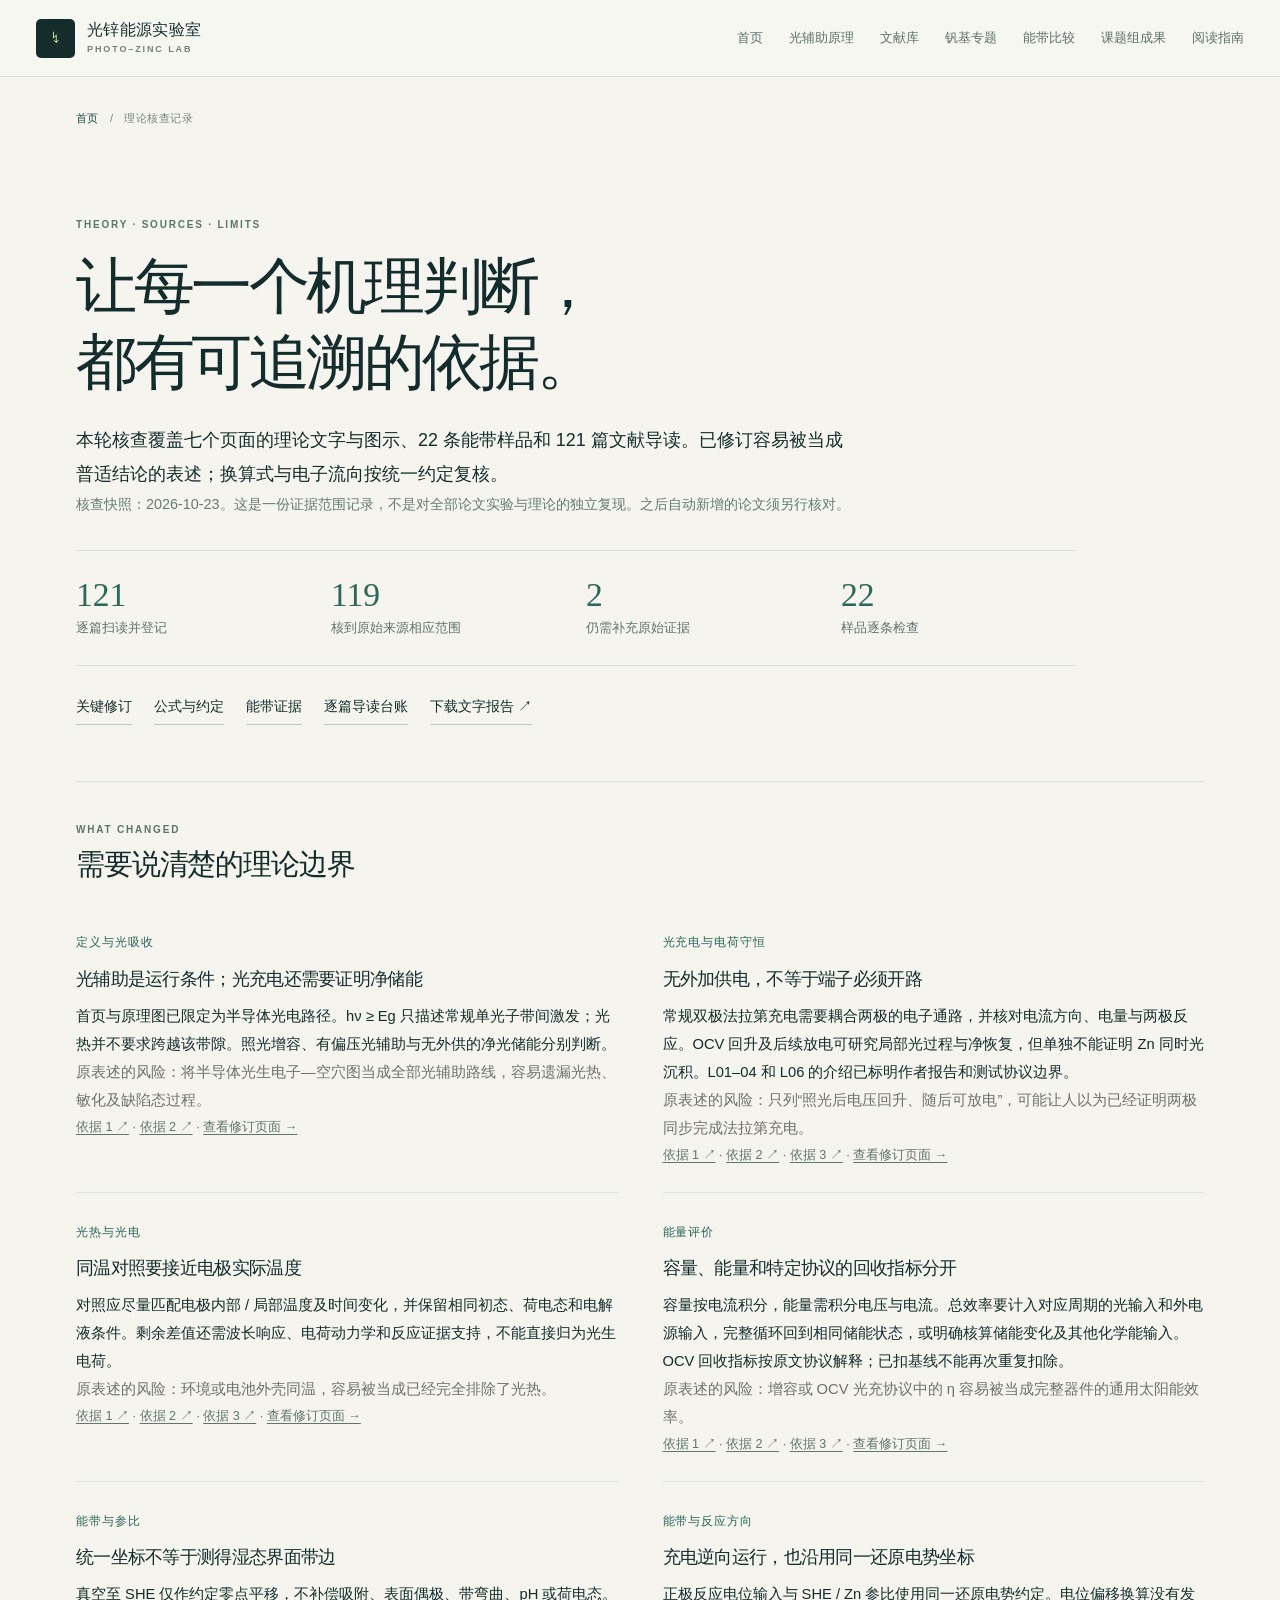
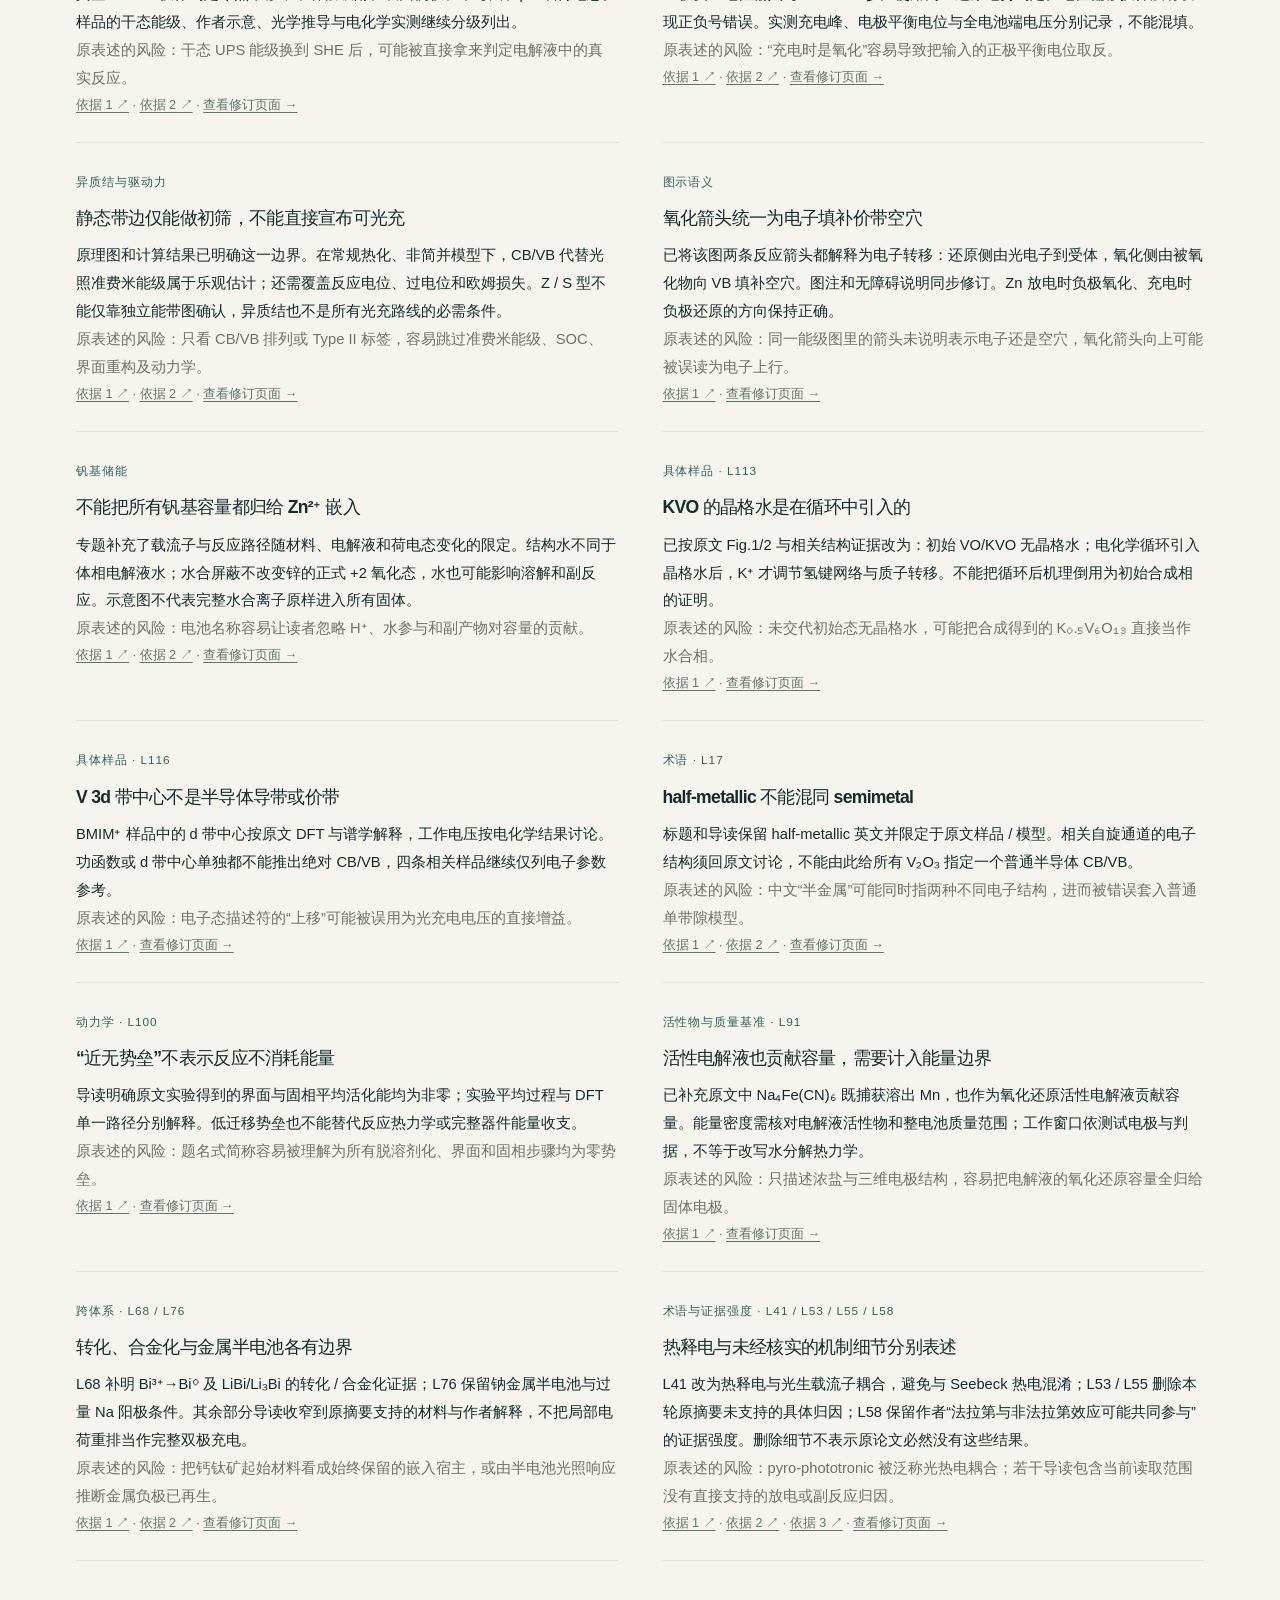
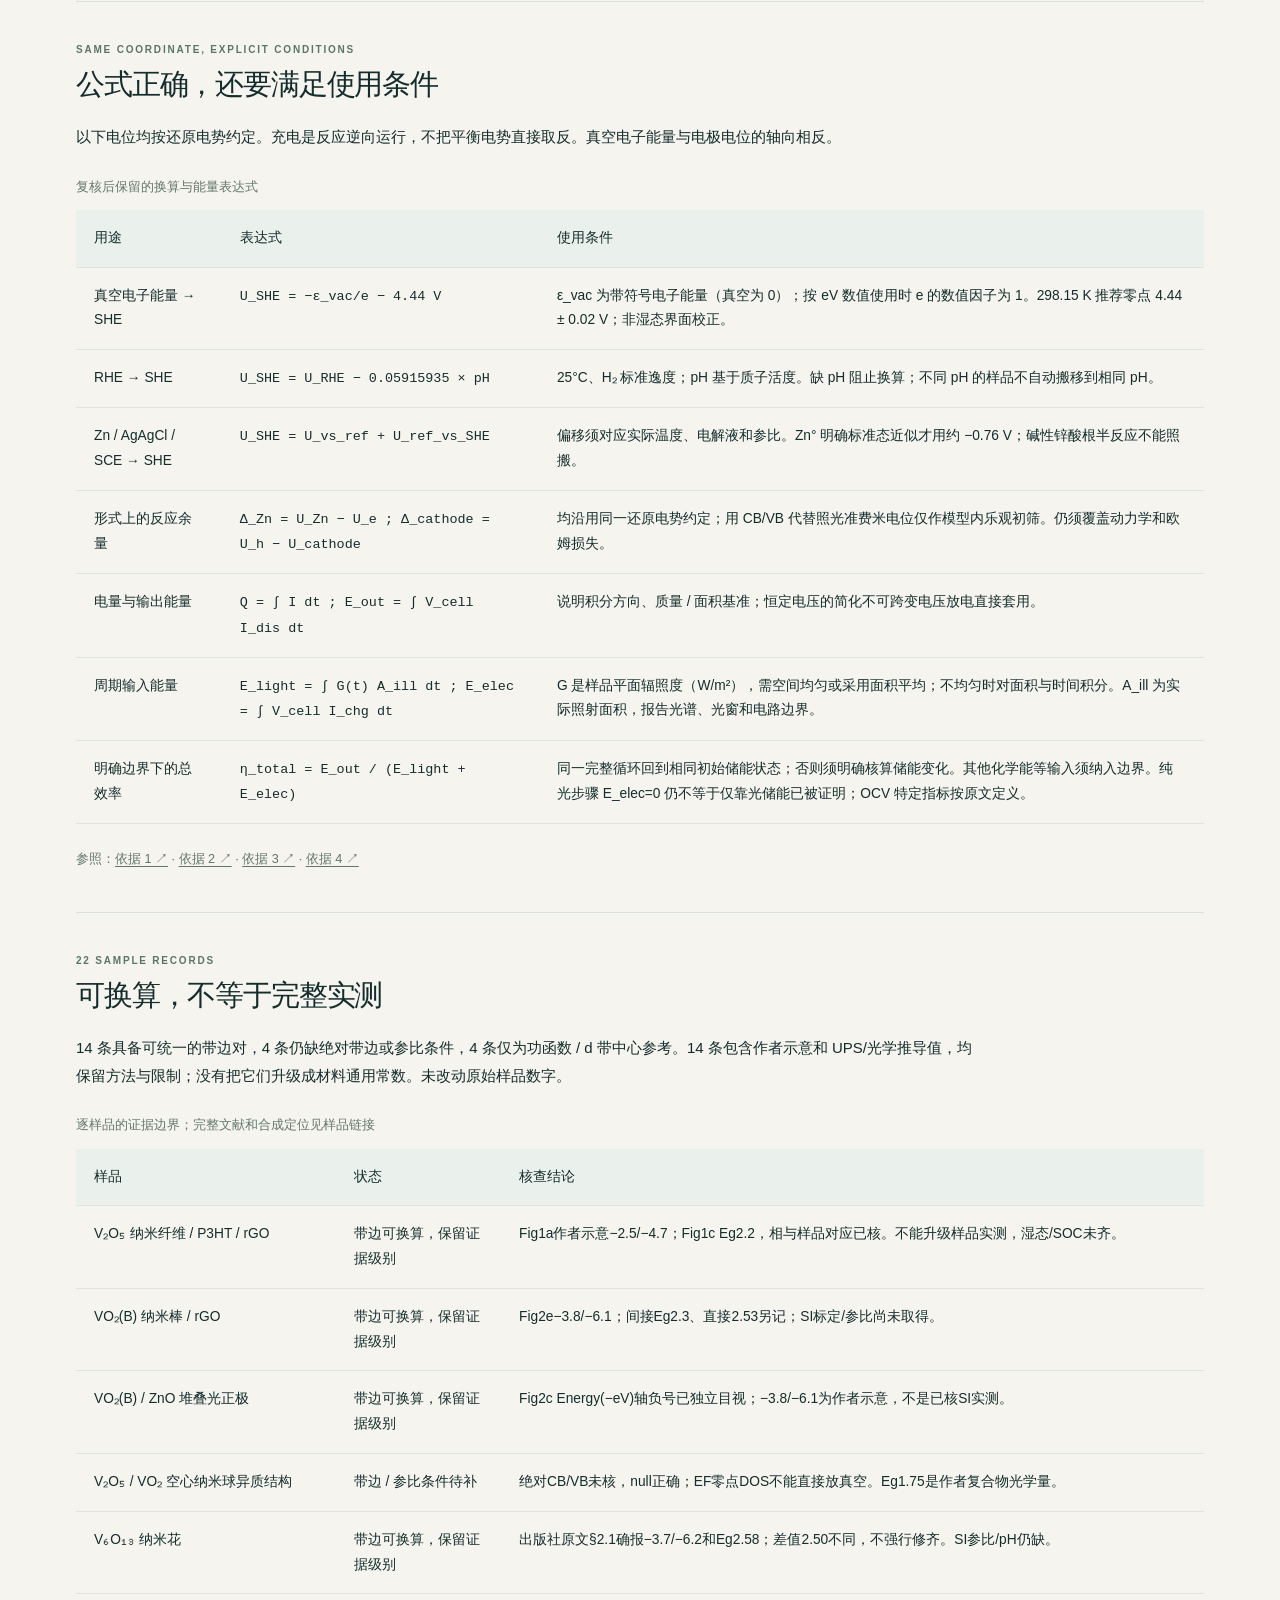
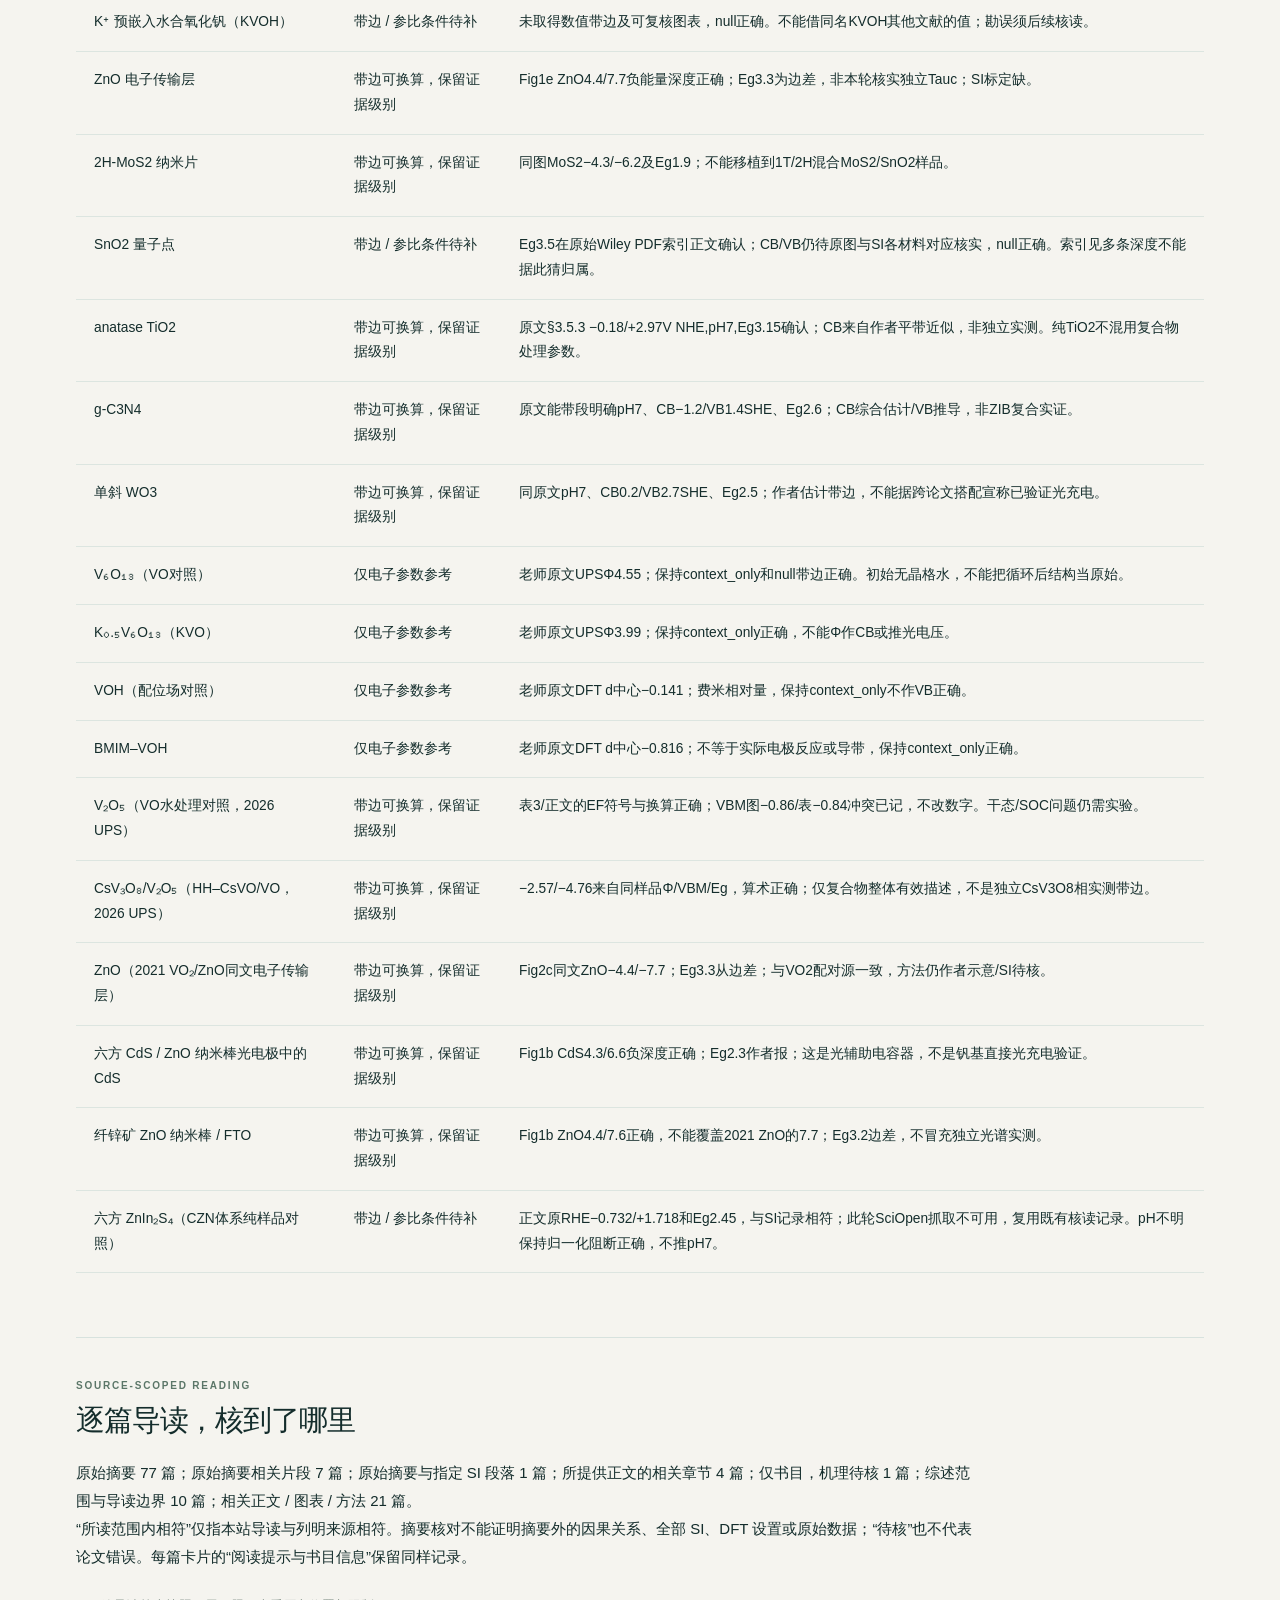
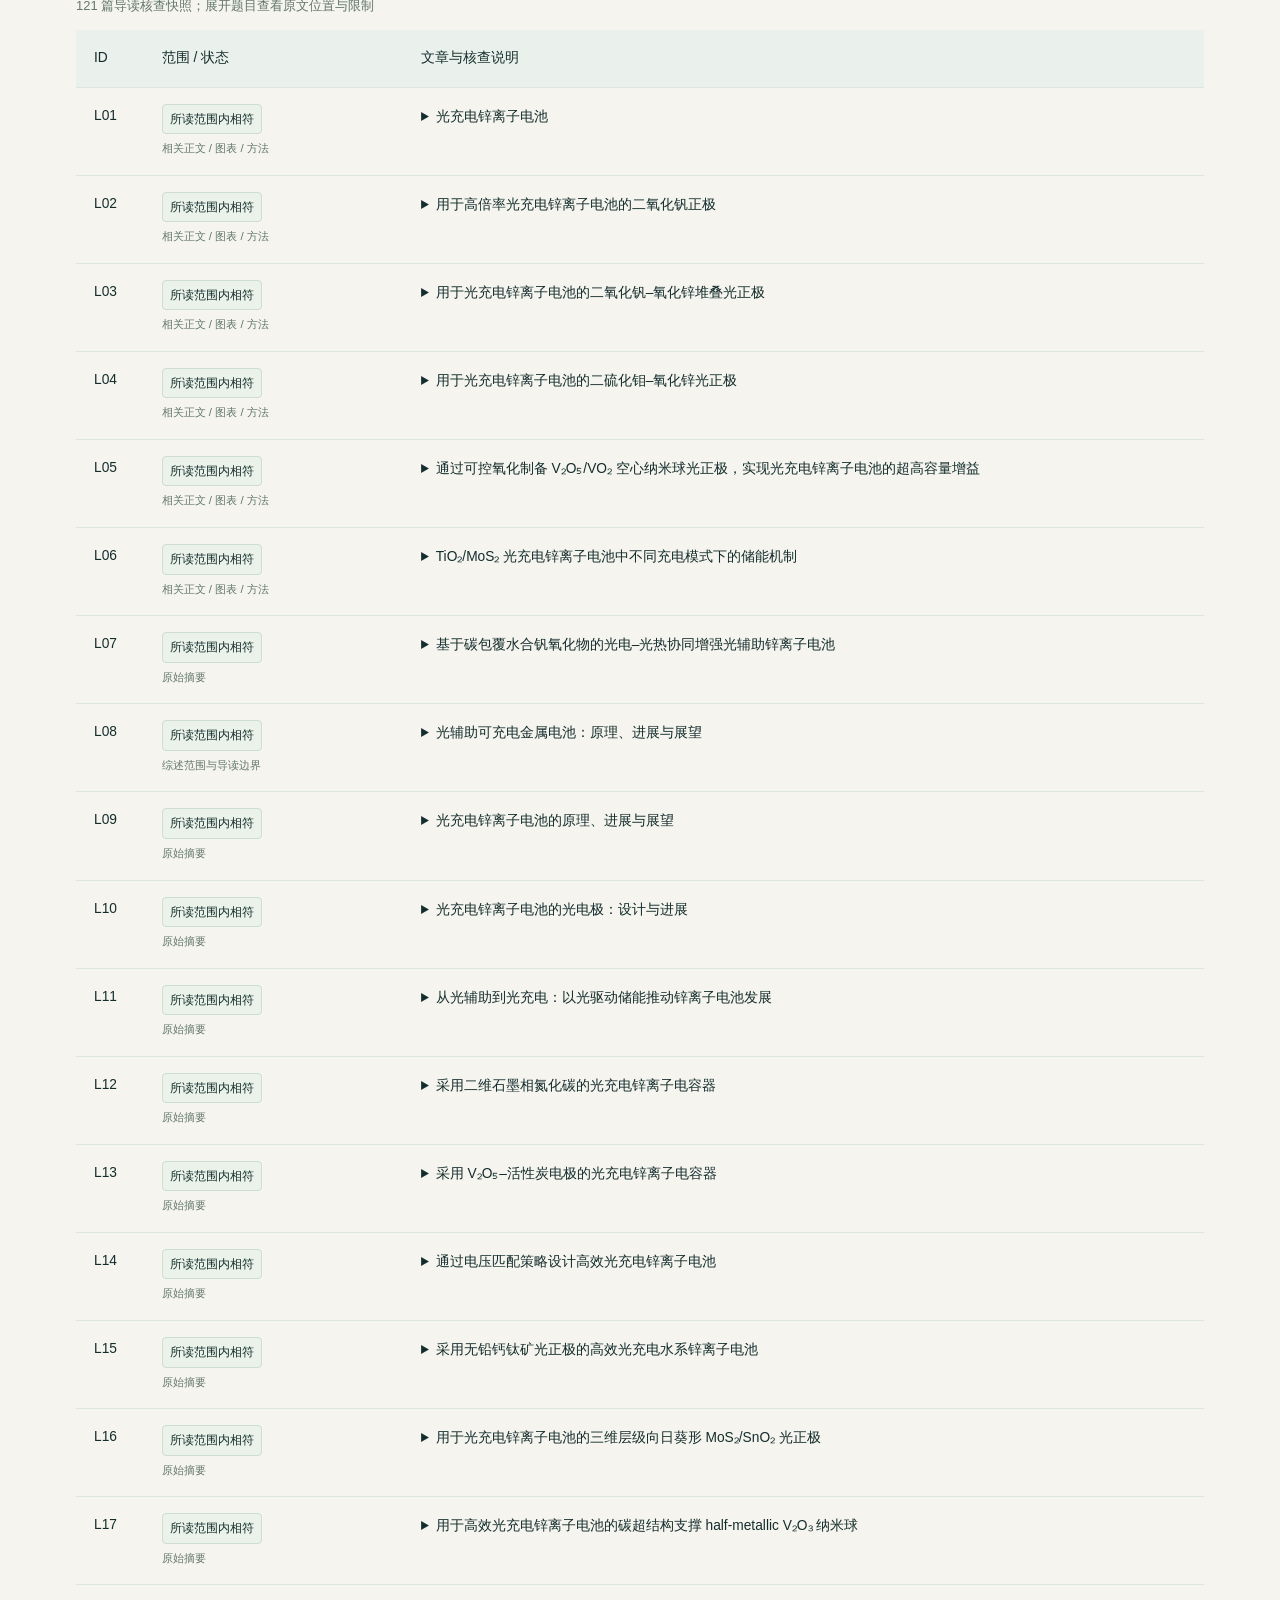
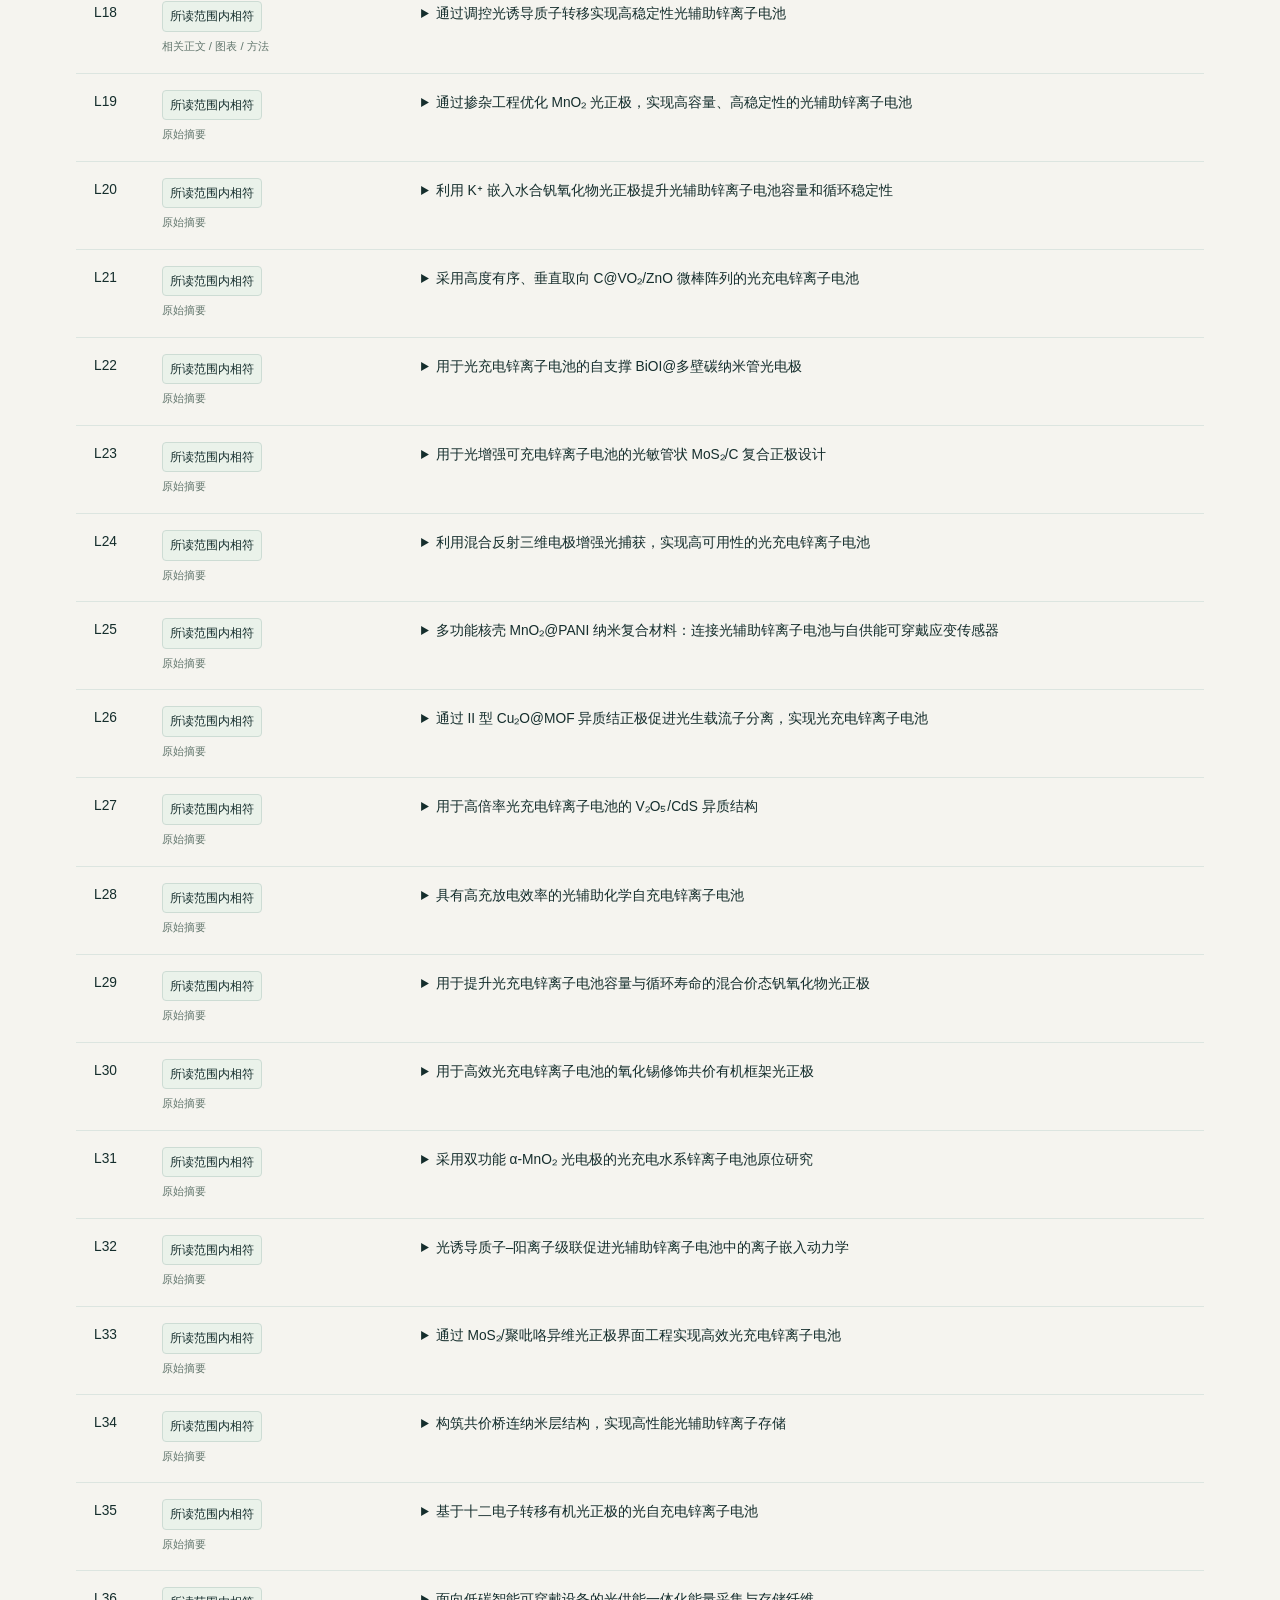
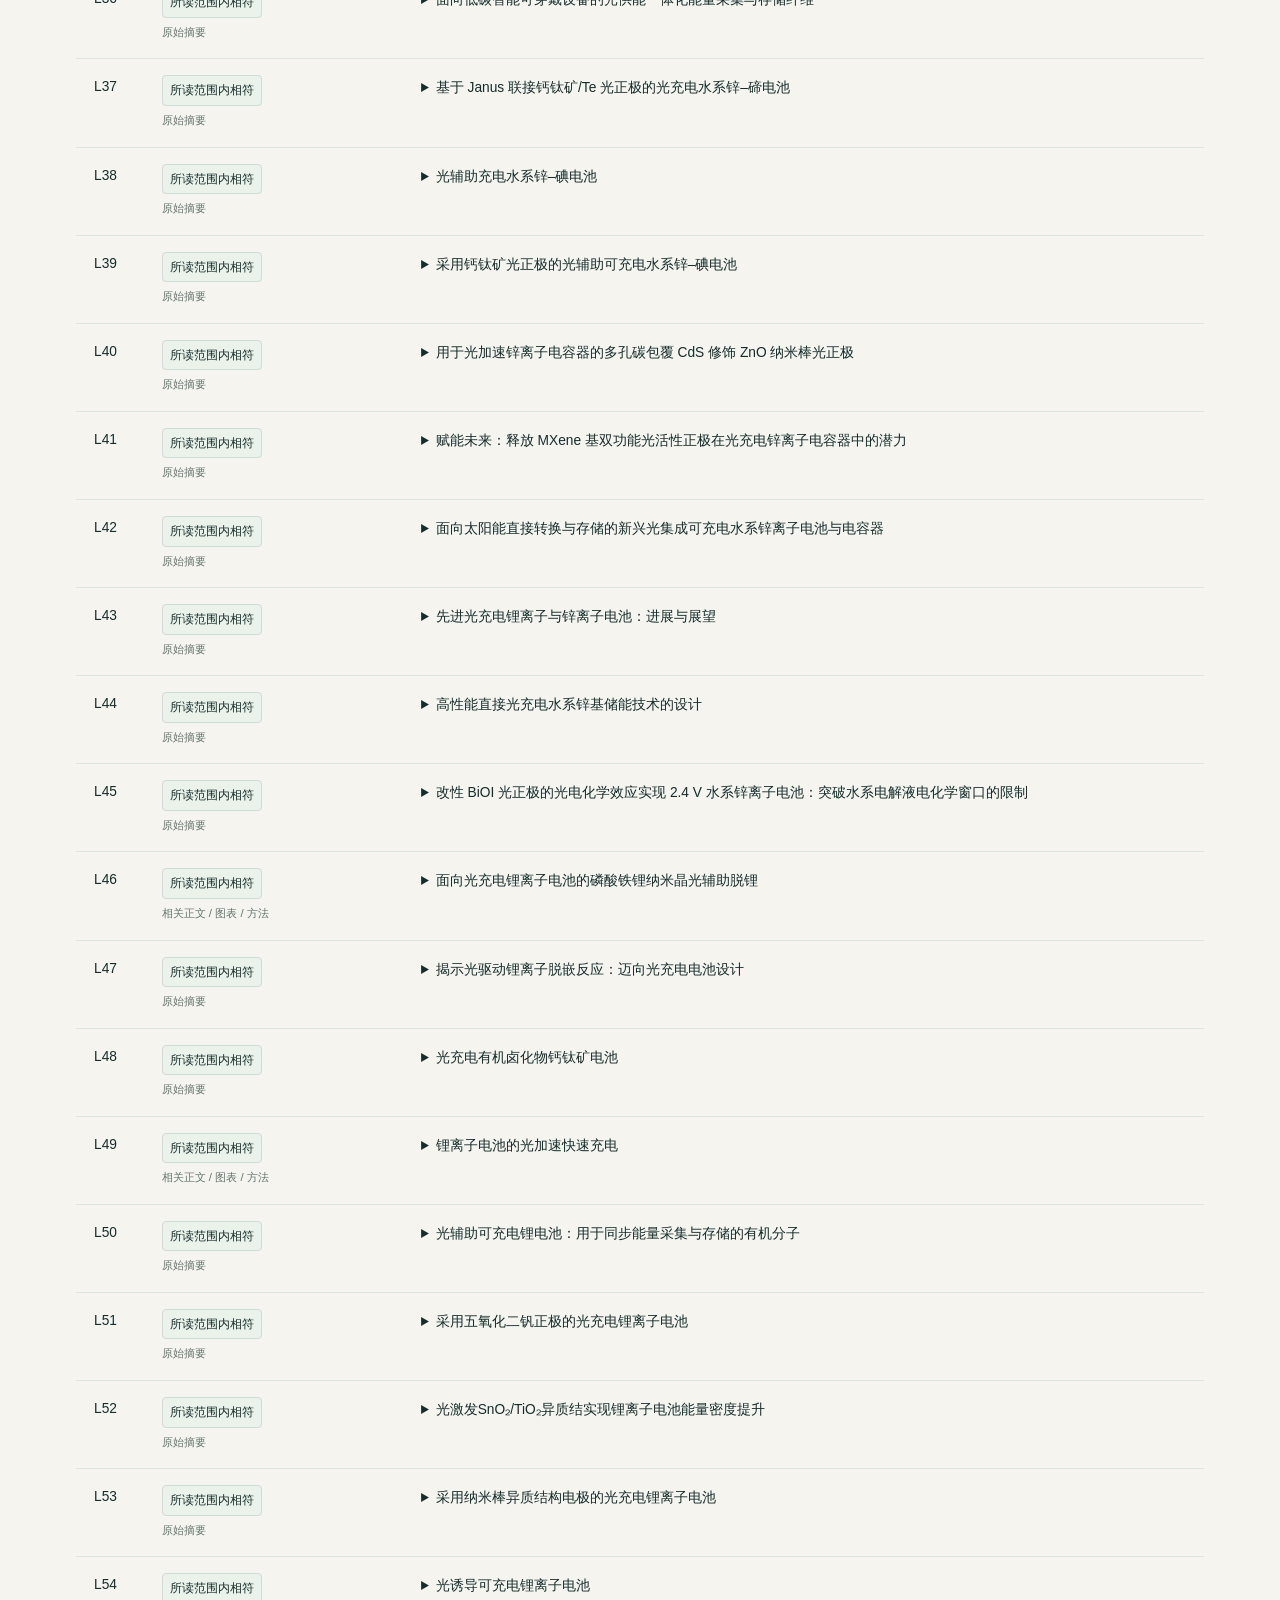
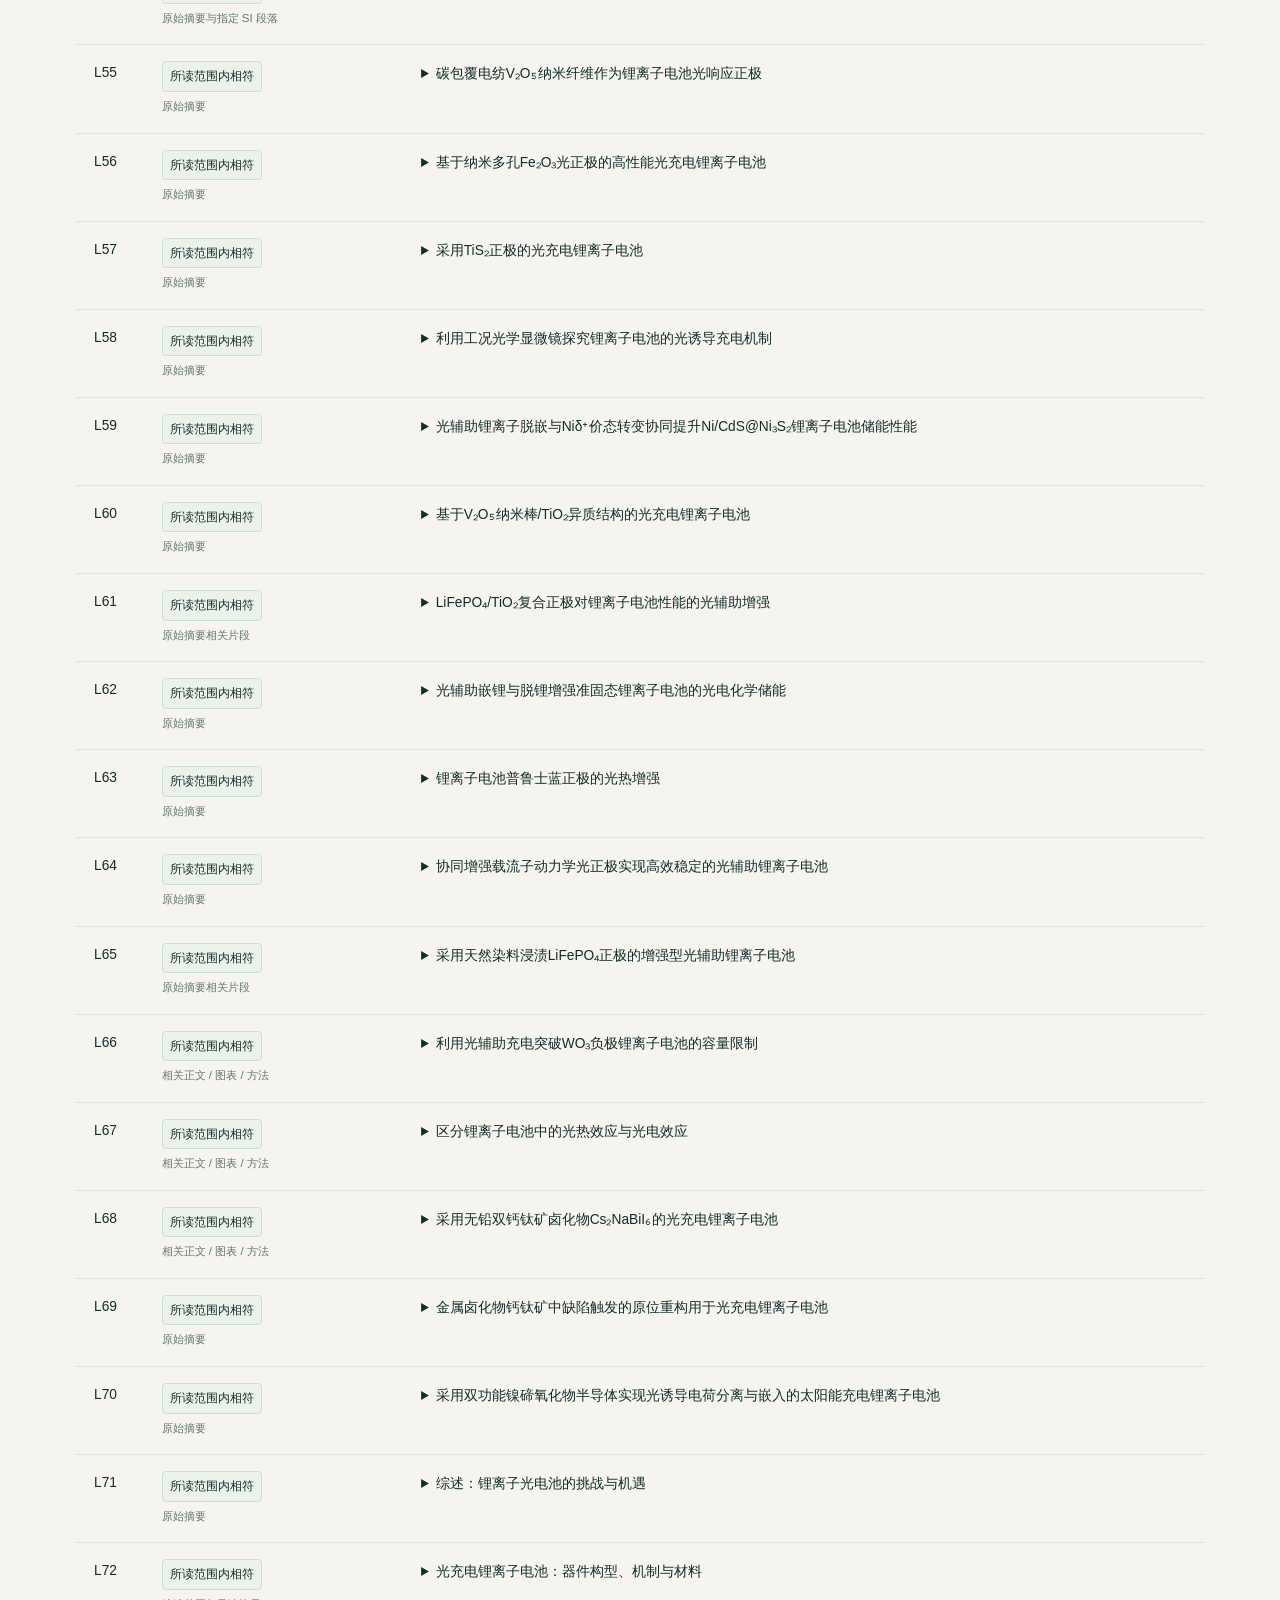
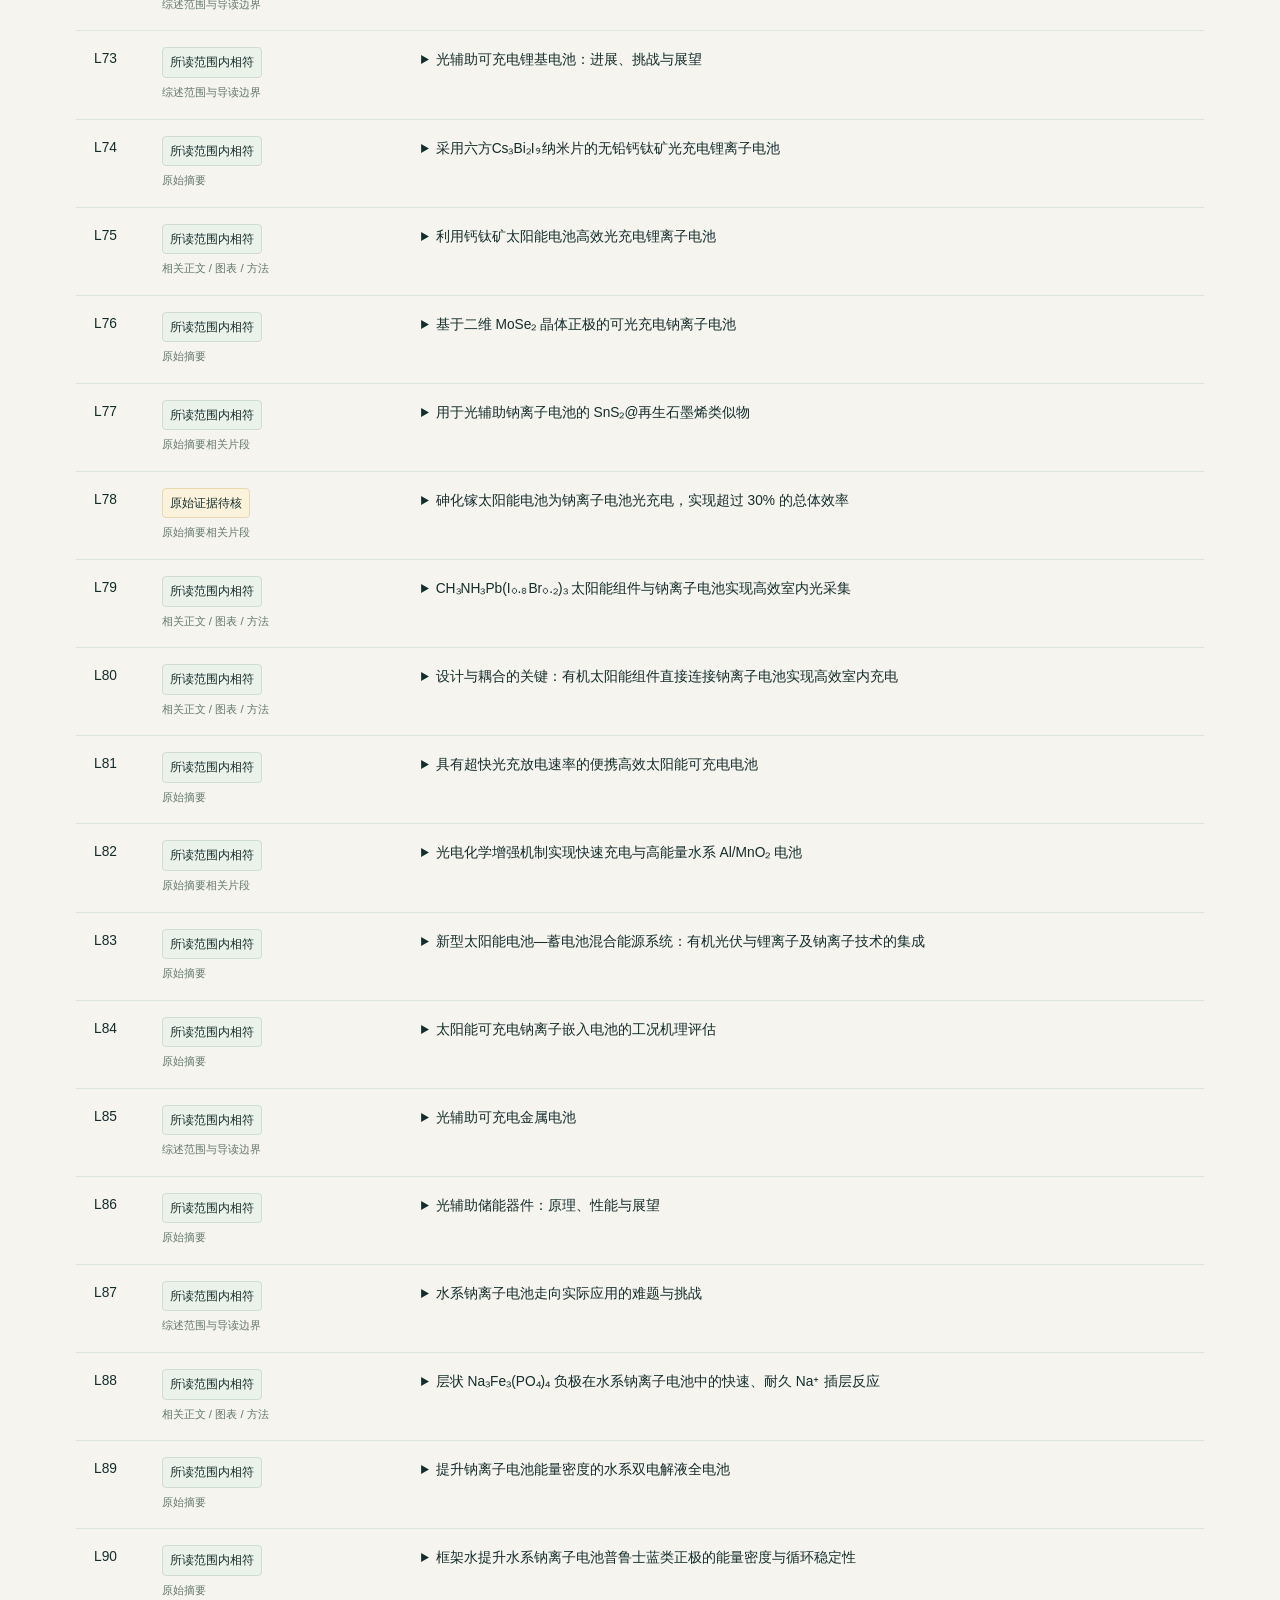
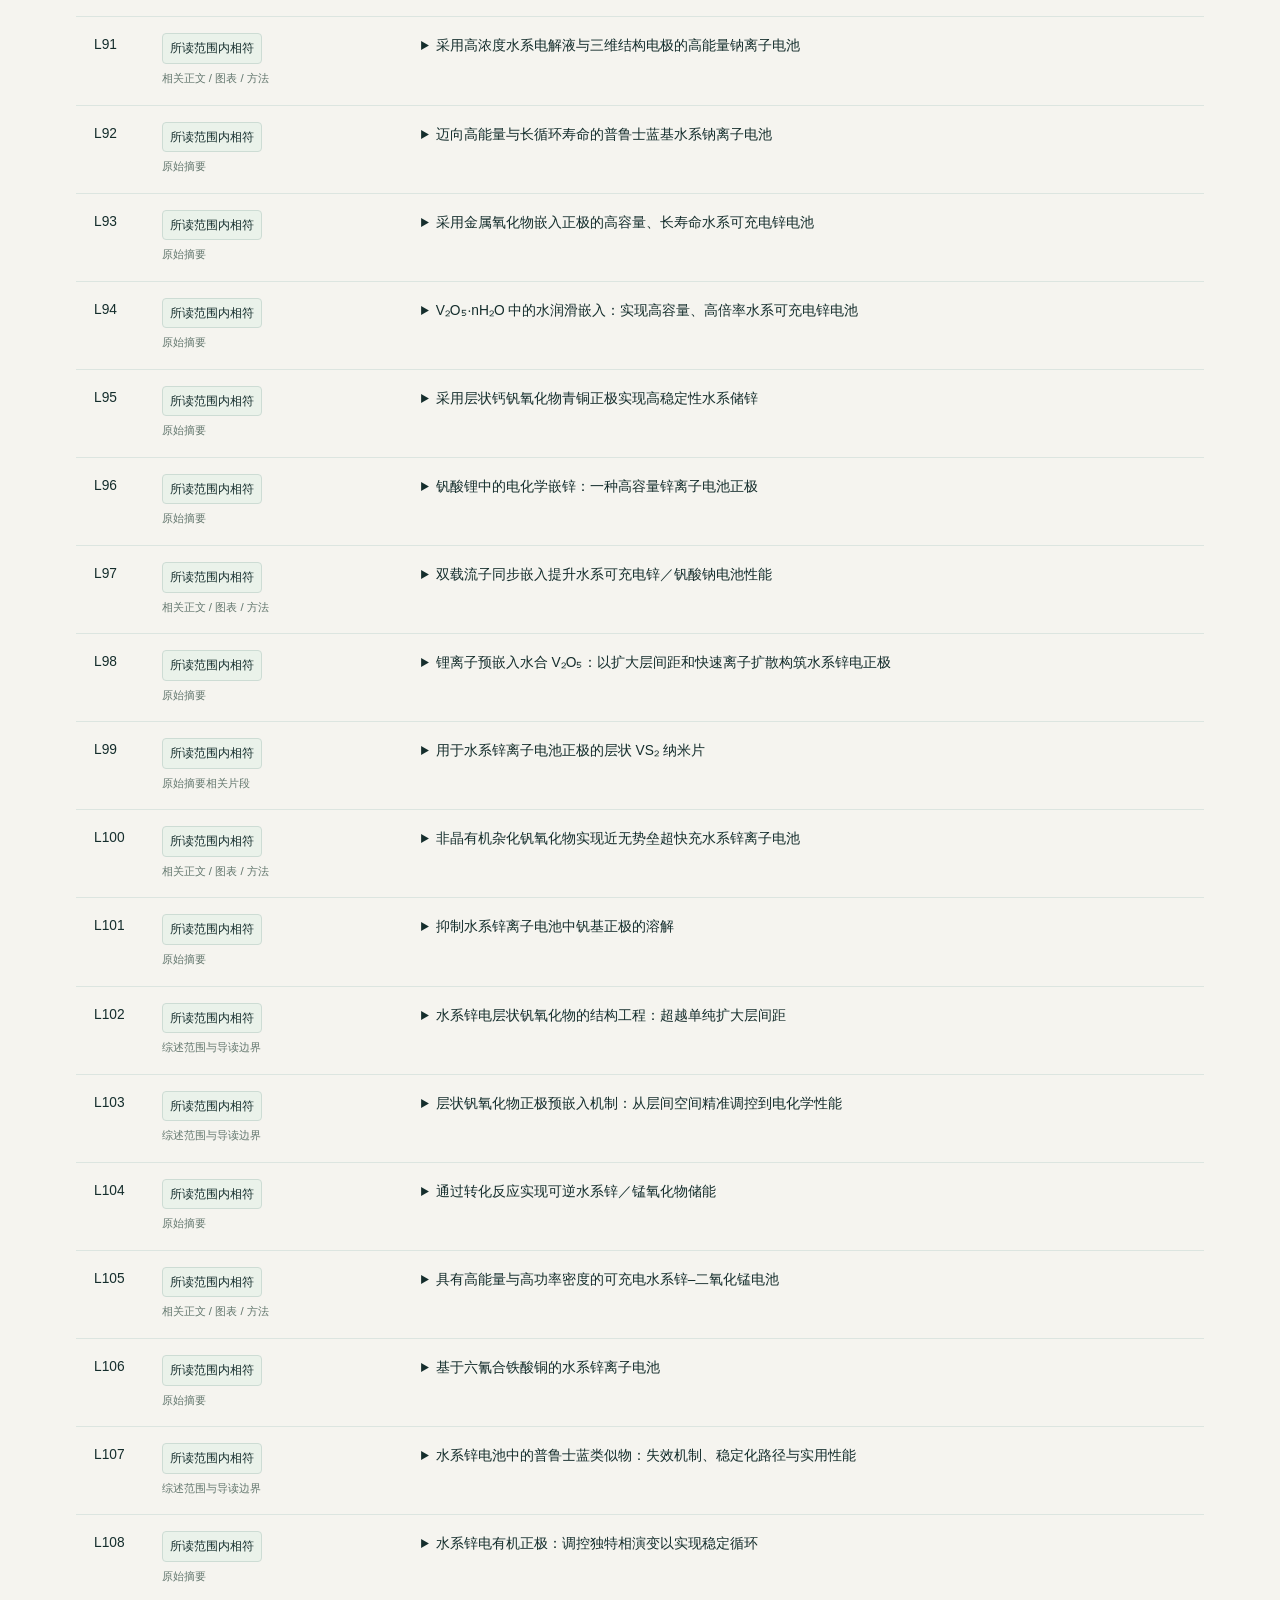
<file: theory-audit.html>
<!DOCTYPE html>
<html lang="zh-CN"><head><meta charset="utf-8"/><meta name="viewport" content="width=device-width, initial-scale=1"/>
<title>理论核查记录 · 光锌能源实验室</title><meta name="description" content="光辅助电池理论、能带换算与文献导读的分层核查记录，明确证据范围和仍待核实的内容。"/>
<link rel="stylesheet" href="site.css?v=20261015-bands1"/><link rel="stylesheet" href="theory-audit.css?v=20261023-1"/></head>
<body><a class="skip-link" href="#main-content">跳转到主要内容</a>
<header class="site-header"><div class="header-inner"><a class="brand" href="index.html"><span class="brand-mark" aria-hidden="true">↯</span><span><strong>光锌能源实验室</strong><small>PHOTO–ZINC LAB</small></span></a><nav class="site-nav" aria-label="主导航"><a href="index.html">首页</a><a href="principles.html">光辅助原理</a><a href="literature.html">文献库</a><a href="vanadium.html">钒基专题</a><a href="bands.html">能带比较</a><a href="group.html">课题组成果</a><a href="guide.html">阅读指南</a></nav></div></header>
<main class="page-shell audit-page" id="main-content"><div class="breadcrumb" aria-label="当前位置"><a href="index.html">首页</a><span aria-hidden="true">/</span><span aria-current="page">理论核查记录</span></div>
<section class="audit-intro"><span class="kicker">THEORY · SOURCES · LIMITS</span><h1>让每一个机理判断，<br/>都有可追溯的依据。</h1><p class="audit-lede">本轮核查覆盖七个页面的理论文字与图示、22 条能带样品和 121 篇文献导读。已修订容易被当成普适结论的表述；换算式与电子流向按统一约定复核。</p>
<p>核查快照：<time datetime="2026-10-23">2026-10-23</time>。这是一份证据范围记录，不是对全部论文实验与理论的独立复现。之后自动新增的论文须另行核对。</p>
<div class="audit-stats"><div><strong>121</strong><span>逐篇扫读并登记</span></div><div><strong>119</strong><span>核到原始来源相应范围</span></div><div><strong>2</strong><span>仍需补充原始证据</span></div><div><strong>22</strong><span>样品逐条检查</span></div></div>
<nav class="audit-jumps" aria-label="核查目录"><a href="#corrections">关键修订</a><a href="#formulas">公式与约定</a><a href="#band-audit">能带证据</a><a href="#library-audit">逐篇导读台账</a><a href="THEORY_AUDIT.md">下载文字报告 ↗</a></nav></section>
<section class="audit-section" id="corrections"><span class="kicker">WHAT CHANGED</span><h2>需要说清楚的理论边界</h2><div class="audit-findings"><article class="audit-finding" id="scope-light"><span class="audit-label">定义与光吸收</span><h3>光辅助是运行条件；光充电还需要证明净储能</h3><p>首页与原理图已限定为半导体光电路径。hν ≥ Eg 只描述常规单光子带间激发；光热并不要求跨越该带隙。照光增容、有偏压光辅助与无外供的净光储能分别判断。</p><p class="audit-previous">原表述的风险：将半导体光生电子—空穴图当成全部光辅助路线，容易遗漏光热、敏化及缺陷态过程。</p><p class="audit-source"><a href="https://doi.org/10.1021/acselectrochem.4c00212" target="_blank" rel="noopener noreferrer">依据 1 ↗</a> · <a href="https://doi.org/10.1021/acsenergylett.4c01350" target="_blank" rel="noopener noreferrer">依据 2 ↗</a> · <a href="principles.html">查看修订页面 →</a></p></article><article class="audit-finding" id="closed-circuit"><span class="audit-label">光充电与电荷守恒</span><h3>无外加供电，不等于端子必须开路</h3><p>常规双极法拉第充电需要耦合两极的电子通路，并核对电流方向、电量与两极反应。OCV 回升及后续放电可研究局部光过程与净恢复，但单独不能证明 Zn 同时光沉积。L01–04 和 L06 的介绍已标明作者报告和测试协议边界。</p><p class="audit-previous">原表述的风险：只列“照光后电压回升、随后可放电”，可能让人以为已经证明两极同步完成法拉第充电。</p><p class="audit-source"><a href="https://doi.org/10.1021/acsenergylett.4c01350" target="_blank" rel="noopener noreferrer">依据 1 ↗</a> · <a href="https://doi.org/10.1039/D0EE01392G" target="_blank" rel="noopener noreferrer">依据 2 ↗</a> · <a href="https://doi.org/10.1021/jacsau.6c00282" target="_blank" rel="noopener noreferrer">依据 3 ↗</a> · <a href="principles.html#charge-modes">查看修订页面 →</a></p></article><article class="audit-finding" id="heat-controls"><span class="audit-label">光热与光电</span><h3>同温对照要接近电极实际温度</h3><p>对照应尽量匹配电极内部 / 局部温度及时间变化，并保留相同初态、荷电态和电解液条件。剩余差值还需波长响应、电荷动力学和反应证据支持，不能直接归为光生电荷。</p><p class="audit-previous">原表述的风险：环境或电池外壳同温，容易被当成已经完全排除了光热。</p><p class="audit-source"><a href="https://doi.org/10.1021/acselectrochem.4c00212" target="_blank" rel="noopener noreferrer">依据 1 ↗</a> · <a href="https://doi.org/10.1021/acs.nanolett.4c00752" target="_blank" rel="noopener noreferrer">依据 2 ↗</a> · <a href="https://doi.org/10.1021/acsenergylett.3c01627" target="_blank" rel="noopener noreferrer">依据 3 ↗</a> · <a href="guide.html">查看修订页面 →</a></p></article><article class="audit-finding" id="energy-metrics"><span class="audit-label">能量评价</span><h3>容量、能量和特定协议的回收指标分开</h3><p>容量按电流积分，能量需积分电压与电流。总效率要计入对应周期的光输入和外电源输入，完整循环回到相同储能状态，或明确核算储能变化及其他化学能输入。OCV 回收指标按原文协议解释；已扣基线不能再次重复扣除。</p><p class="audit-previous">原表述的风险：增容或 OCV 光充协议中的 η 容易被当成完整器件的通用太阳能效率。</p><p class="audit-source"><a href="https://doi.org/10.1021/jacsau.6c00282" target="_blank" rel="noopener noreferrer">依据 1 ↗</a> · <a href="https://doi.org/10.1038/s41467-019-12863-6" target="_blank" rel="noopener noreferrer">依据 2 ↗</a> · <a href="https://doi.org/10.1038/ncomms9103" target="_blank" rel="noopener noreferrer">依据 3 ↗</a> · <a href="guide.html">查看修订页面 →</a></p></article><article class="audit-finding" id="vacuum-wet"><span class="audit-label">能带与参比</span><h3>统一坐标不等于测得湿态界面带边</h3><p>真空至 SHE 仅作约定零点平移，不补偿吸附、表面偶极、带弯曲、pH 或荷电态。样品的干态能级、作者示意、光学推导与电化学实测继续分级列出。</p><p class="audit-previous">原表述的风险：干态 UPS 能级换到 SHE 后，可能被直接拿来判定电解液中的真实反应。</p><p class="audit-source"><a href="https://doi.org/10.1351/pac198658070955" target="_blank" rel="noopener noreferrer">依据 1 ↗</a> · <a href="https://doi.org/10.1039/C9TA09569A" target="_blank" rel="noopener noreferrer">依据 2 ↗</a> · <a href="bands.html">查看修订页面 →</a></p></article><article class="audit-finding" id="redox-sign"><span class="audit-label">能带与反应方向</span><h3>充电逆向运行，也沿用同一还原电势坐标</h3><p>正极反应电位输入与 SHE / Zn 参比使用同一还原电势约定。电位偏移换算没有发现正负号错误。实测充电峰、电极平衡电位与全电池端电压分别记录，不能混填。</p><p class="audit-previous">原表述的风险：“充电时是氧化”容易导致把输入的正极平衡电位取反。</p><p class="audit-source"><a href="https://doi.org/10.1351/pac198658070955" target="_blank" rel="noopener noreferrer">依据 1 ↗</a> · <a href="https://goldbook.iupac.org/terms/view/O04358" target="_blank" rel="noopener noreferrer">依据 2 ↗</a> · <a href="bands.html#band-workspace">查看修订页面 →</a></p></article><article class="audit-finding" id="fermi-junction"><span class="audit-label">异质结与驱动力</span><h3>静态带边仅能做初筛，不能直接宣布可光充</h3><p>原理图和计算结果已明确这一边界。在常规热化、非简并模型下，CB/VB 代替光照准费米能级属于乐观估计；还需覆盖反应电位、过电位和欧姆损失。Z / S 型不能仅靠独立能带图确认，异质结也不是所有光充路线的必需条件。</p><p class="audit-previous">原表述的风险：只看 CB/VB 排列或 Type II 标签，容易跳过准费米能级、SOC、界面重构及动力学。</p><p class="audit-source"><a href="https://doi.org/10.1021/acsenergylett.4c01350" target="_blank" rel="noopener noreferrer">依据 1 ↗</a> · <a href="https://doi.org/10.1039/C9TA09569A" target="_blank" rel="noopener noreferrer">依据 2 ↗</a> · <a href="principles.html">查看修订页面 →</a></p></article><article class="audit-finding" id="oxidation-arrow"><span class="audit-label">图示语义</span><h3>氧化箭头统一为电子填补价带空穴</h3><p>已将该图两条反应箭头都解释为电子转移：还原侧由光电子到受体，氧化侧由被氧化物向 VB 填补空穴。图注和无障碍说明同步修订。Zn 放电时负极氧化、充电时负极还原的方向保持正确。</p><p class="audit-previous">原表述的风险：同一能级图里的箭头未说明表示电子还是空穴，氧化箭头向上可能被误读为电子上行。</p><p class="audit-source"><a href="https://doi.org/10.1021/acsenergylett.4c01350" target="_blank" rel="noopener noreferrer">依据 1 ↗</a> · <a href="principles.html">查看修订页面 →</a></p></article><article class="audit-finding" id="vanadium-carriers"><span class="audit-label">钒基储能</span><h3>不能把所有钒基容量都归给 Zn²⁺ 嵌入</h3><p>专题补充了载流子与反应路径随材料、电解液和荷电态变化的限定。结构水不同于体相电解液水；水合屏蔽不改变锌的正式 +2 氧化态，水也可能影响溶解和副反应。示意图不代表完整水合离子原样进入所有固体。</p><p class="audit-previous">原表述的风险：电池名称容易让读者忽略 H⁺、水参与和副产物对容量的贡献。</p><p class="audit-source"><a href="https://doi.org/10.1038/s41467-018-04060-8" target="_blank" rel="noopener noreferrer">依据 1 ↗</a> · <a href="https://doi.org/10.1002/adma.75300" target="_blank" rel="noopener noreferrer">依据 2 ↗</a> · <a href="vanadium.html">查看修订页面 →</a></p></article><article class="audit-finding" id="kvo-water"><span class="audit-label">具体样品 · L113</span><h3>KVO 的晶格水是在循环中引入的</h3><p>已按原文 Fig.1/2 与相关结构证据改为：初始 VO/KVO 无晶格水；电化学循环引入晶格水后，K⁺ 才调节氢键网络与质子转移。不能把循环后机理倒用为初始合成相的证明。</p><p class="audit-previous">原表述的风险：未交代初始态无晶格水，可能把合成得到的 K₀.₅V₆O₁₃ 直接当作水合相。</p><p class="audit-source"><a href="https://doi.org/10.1002/adma.75300" target="_blank" rel="noopener noreferrer">依据 1 ↗</a> · <a href="literature.html#paper-L113">查看修订页面 →</a></p></article><article class="audit-finding" id="d-band-center"><span class="audit-label">具体样品 · L116</span><h3>V 3d 带中心不是半导体导带或价带</h3><p>BMIM⁺ 样品中的 d 带中心按原文 DFT 与谱学解释，工作电压按电化学结果讨论。功函数或 d 带中心单独都不能推出绝对 CB/VB，四条相关样品继续仅列电子参数参考。</p><p class="audit-previous">原表述的风险：电子态描述符的“上移”可能被误用为光充电电压的直接增益。</p><p class="audit-source"><a href="https://doi.org/10.1021/acsnano.6c15858" target="_blank" rel="noopener noreferrer">依据 1 ↗</a> · <a href="literature.html#paper-L116">查看修订页面 →</a></p></article><article class="audit-finding" id="half-metallic"><span class="audit-label">术语 · L17</span><h3>half-metallic 不能混同 semimetal</h3><p>标题和导读保留 half-metallic 英文并限定于原文样品 / 模型。相关自旋通道的电子结构须回原文讨论，不能由此给所有 V₂O₃ 指定一个普通半导体 CB/VB。</p><p class="audit-previous">原表述的风险：中文“半金属”可能同时指两种不同电子结构，进而被错误套入普通单带隙模型。</p><p class="audit-source"><a href="https://doi.org/10.1002/anie.202408218" target="_blank" rel="noopener noreferrer">依据 1 ↗</a> · <a href="https://doi.org/10.1103/PhysRevLett.50.2024" target="_blank" rel="noopener noreferrer">依据 2 ↗</a> · <a href="literature.html#paper-L17">查看修订页面 →</a></p></article><article class="audit-finding" id="barrier"><span class="audit-label">动力学 · L100</span><h3>“近无势垒”不表示反应不消耗能量</h3><p>导读明确原文实验得到的界面与固相平均活化能均为非零；实验平均过程与 DFT 单一路径分别解释。低迁移势垒也不能替代反应热力学或完整器件能量收支。</p><p class="audit-previous">原表述的风险：题名式简称容易被理解为所有脱溶剂化、界面和固相步骤均为零势垒。</p><p class="audit-source"><a href="https://doi.org/10.1038/s41467-024-55000-8" target="_blank" rel="noopener noreferrer">依据 1 ↗</a> · <a href="literature.html#paper-L100">查看修订页面 →</a></p></article><article class="audit-finding" id="active-electrolyte"><span class="audit-label">活性物与质量基准 · L91</span><h3>活性电解液也贡献容量，需要计入能量边界</h3><p>已补充原文中 Na₄Fe(CN)₆ 既捕获溶出 Mn，也作为氧化还原活性电解液贡献容量。能量密度需核对电解液活性物和整电池质量范围；工作窗口依测试电极与判据，不等于改写水分解热力学。</p><p class="audit-previous">原表述的风险：只描述浓盐与三维电极结构，容易把电解液的氧化还原容量全归给固体电极。</p><p class="audit-source"><a href="https://doi.org/10.1021/acsami.4c15832" target="_blank" rel="noopener noreferrer">依据 1 ↗</a> · <a href="literature.html#paper-L91">查看修订页面 →</a></p></article><article class="audit-finding" id="storage-pathways"><span class="audit-label">跨体系 · L68 / L76</span><h3>转化、合金化与金属半电池各有边界</h3><p>L68 补明 Bi³⁺→Bi⁰ 及 LiBi/Li₃Bi 的转化 / 合金化证据；L76 保留钠金属半电池与过量 Na 阳极条件。其余部分导读收窄到原摘要支持的材料与作者解释，不把局部电荷重排当作完整双极充电。</p><p class="audit-previous">原表述的风险：把钙钛矿起始材料看成始终保留的嵌入宿主，或由半电池光照响应推断金属负极已再生。</p><p class="audit-source"><a href="https://doi.org/10.1021/acsami.5c06043" target="_blank" rel="noopener noreferrer">依据 1 ↗</a> · <a href="https://doi.org/10.1021/acs.nanolett.4c03471" target="_blank" rel="noopener noreferrer">依据 2 ↗</a> · <a href="literature.html#paper-L68">查看修订页面 →</a></p></article><article class="audit-finding" id="pyro-claims"><span class="audit-label">术语与证据强度 · L41 / L53 / L55 / L58</span><h3>热释电与未经核实的机制细节分别表述</h3><p>L41 改为热释电与光生载流子耦合，避免与 Seebeck 热电混淆；L53 / L55 删除本轮原摘要未支持的具体归因；L58 保留作者“法拉第与非法拉第效应可能共同参与”的证据强度。删除细节不表示原论文必然没有这些结果。</p><p class="audit-previous">原表述的风险：pyro-phototronic 被泛称光热电耦合；若干导读包含当前读取范围没有直接支持的放电或副反应归因。</p><p class="audit-source"><a href="https://doi.org/10.1002/smll.202305972" target="_blank" rel="noopener noreferrer">依据 1 ↗</a> · <a href="https://doi.org/10.1002/adem.202200765" target="_blank" rel="noopener noreferrer">依据 2 ↗</a> · <a href="https://doi.org/10.1021/acs.nanolett.3c01148" target="_blank" rel="noopener noreferrer">依据 3 ↗</a> · <a href="literature.html#paper-L41">查看修订页面 →</a></p></article></div></section>
<section class="audit-section" id="formulas"><span class="kicker">SAME COORDINATE, EXPLICIT CONDITIONS</span><h2>公式正确，还要满足使用条件</h2><p>以下电位均按还原电势约定。充电是反应逆向运行，不把平衡电势直接取反。真空电子能量与电极电位的轴向相反。</p><div class="audit-table-wrap"><table><caption>复核后保留的换算与能量表达式</caption><thead><tr><th>用途</th><th>表达式</th><th>使用条件</th></tr></thead><tbody><tr><th scope="row">真空电子能量 → SHE</th><td><code>U_SHE = −ε_vac/e − 4.44 V</code></td><td>ε_vac 为带符号电子能量（真空为 0）；按 eV 数值使用时 e 的数值因子为 1。298.15 K 推荐零点 4.44 ± 0.02 V；非湿态界面校正。</td></tr><tr><th scope="row">RHE → SHE</th><td><code>U_SHE = U_RHE − 0.05915935 × pH</code></td><td>25°C、H₂ 标准逸度；pH 基于质子活度。缺 pH 阻止换算；不同 pH 的样品不自动搬移到相同 pH。</td></tr><tr><th scope="row">Zn / AgAgCl / SCE → SHE</th><td><code>U_SHE = U_vs_ref + U_ref_vs_SHE</code></td><td>偏移须对应实际温度、电解液和参比。Zn° 明确标准态近似才用约 −0.76 V；碱性锌酸根半反应不能照搬。</td></tr><tr><th scope="row">形式上的反应余量</th><td><code>Δ_Zn = U_Zn − U_e ; Δ_cathode = U_h − U_cathode</code></td><td>均沿用同一还原电势约定；用 CB/VB 代替照光准费米电位仅作模型内乐观初筛。仍须覆盖动力学和欧姆损失。</td></tr><tr><th scope="row">电量与输出能量</th><td><code>Q = ∫ I dt ; E_out = ∫ V_cell I_dis dt</code></td><td>说明积分方向、质量 / 面积基准；恒定电压的简化不可跨变电压放电直接套用。</td></tr><tr><th scope="row">周期输入能量</th><td><code>E_light = ∫ G(t) A_ill dt ; E_elec = ∫ V_cell I_chg dt</code></td><td>G 是样品平面辐照度（W/m²），需空间均匀或采用面积平均；不均匀时对面积与时间积分。A_ill 为实际照射面积，报告光谱、光窗和电路边界。</td></tr><tr><th scope="row">明确边界下的总效率</th><td><code>η_total = E_out / (E_light + E_elec)</code></td><td>同一完整循环回到相同初始储能状态；否则须明确核算储能变化。其他化学能等输入须纳入边界。纯光步骤 E_elec=0 仍不等于仅靠光储能已被证明；OCV 特定指标按原文定义。</td></tr></tbody></table></div><p class="audit-source">参照：<a href="https://doi.org/10.1351/pac198658070955" target="_blank" rel="noopener noreferrer">依据 1 ↗</a> · <a href="https://www.nist.gov/system/files/documents/srd/jpcrd444.pdf" target="_blank" rel="noopener noreferrer">依据 2 ↗</a> · <a href="https://www.als-japan.com/1642.html" target="_blank" rel="noopener noreferrer">依据 3 ↗</a> · <a href="https://doi.org/10.1021/acsenergylett.4c01350" target="_blank" rel="noopener noreferrer">依据 4 ↗</a></p></section>
<section class="audit-section" id="band-audit"><span class="kicker">22 SAMPLE RECORDS</span><h2>可换算，不等于完整实测</h2><p>14 条具备可统一的带边对，4 条仍缺绝对带边或参比条件，4 条仅为功函数 / d 带中心参考。14 条包含作者示意和 UPS/光学推导值，均保留方法与限制；没有把它们升级成材料通用常数。未改动原始样品数字。</p><div class="audit-table-wrap"><table><caption>逐样品的证据边界；完整文献和合成定位见样品链接</caption><thead><tr><th>样品</th><th>状态</th><th>核查结论</th></tr></thead><tbody><tr><th scope="row"><a href="bands.html#source-V-V2O5-2020">V₂O₅ 纳米纤维 / P3HT / rGO</a></th><td>带边可换算，保留证据级别</td><td>Fig1a作者示意−2.5/−4.7；Fig1c Eg2.2，相与样品对应已核。不能升级样品实测，湿态/SOC未齐。</td></tr><tr><th scope="row"><a href="bands.html#source-V-VO2B-2021-rGO">VO₂(B) 纳米棒 / rGO</a></th><td>带边可换算，保留证据级别</td><td>Fig2e−3.8/−6.1；间接Eg2.3、直接2.53另记；SI标定/参比尚未取得。</td></tr><tr><th scope="row"><a href="bands.html#source-V-VO2B-2021-ZnO">VO₂(B) / ZnO 堆叠光正极</a></th><td>带边可换算，保留证据级别</td><td>Fig2c Energy(−eV)轴负号已独立目视；−3.8/−6.1为作者示意，不是已核SI实测。</td></tr><tr><th scope="row"><a href="bands.html#source-V-V2O5-VO2-2025">V₂O₅ / VO₂ 空心纳米球异质结构</a></th><td>带边 / 参比条件待补</td><td>绝对CB/VB未核，null正确；EF零点DOS不能直接放真空。Eg1.75是作者复合物光学量。</td></tr><tr><th scope="row"><a href="bands.html#source-V-V6O13-2025">V₆O₁₃ 纳米花</a></th><td>带边可换算，保留证据级别</td><td>出版社原文§2.1确报−3.7/−6.2和Eg2.58；差值2.50不同，不强行修齐。SI参比/pH仍缺。</td></tr><tr><th scope="row"><a href="bands.html#source-V-KVOH-2025">K⁺ 预嵌入水合氧化钒（KVOH）</a></th><td>带边 / 参比条件待补</td><td>未取得数值带边及可复核图表，null正确。不能借同名KVOH其他文献的值；勘误须后续核读。</td></tr><tr><th scope="row"><a href="bands.html#source-P-ZNO-ACS2021">ZnO 电子传输层</a></th><td>带边可换算，保留证据级别</td><td>Fig1e ZnO4.4/7.7负能量深度正确；Eg3.3为边差，非本轮核实独立Tauc；SI标定缺。</td></tr><tr><th scope="row"><a href="bands.html#source-P-MOS2-2H-ACS2021">2H-MoS2 纳米片</a></th><td>带边可换算，保留证据级别</td><td>同图MoS2−4.3/−6.2及Eg1.9；不能移植到1T/2H混合MoS2/SnO2样品。</td></tr><tr><th scope="row"><a href="bands.html#source-P-SNO2-QD-AS2024">SnO2 量子点</a></th><td>带边 / 参比条件待补</td><td>Eg3.5在原始Wiley PDF索引正文确认；CB/VB仍待原图与SI各材料对应核实，null正确。索引见多条深度不能据此猜归属。</td></tr><tr><th scope="row"><a href="bands.html#source-P-TIO2-ANATASE-NANO2024">anatase TiO2</a></th><td>带边可换算，保留证据级别</td><td>原文§3.5.3 −0.18/+2.97V NHE,pH7,Eg3.15确认；CB来自作者平带近似，非独立实测。纯TiO2不混用复合物处理参数。</td></tr><tr><th scope="row"><a href="bands.html#source-P-GCN-CM2026">g-C3N4</a></th><td>带边可换算，保留证据级别</td><td>原文能带段明确pH7、CB−1.2/VB1.4SHE、Eg2.6；CB综合估计/VB推导，非ZIB复合实证。</td></tr><tr><th scope="row"><a href="bands.html#source-P-WO3-MONO-CM2026">单斜 WO3</a></th><td>带边可换算，保留证据级别</td><td>同原文pH7、CB0.2/VB2.7SHE、Eg2.5；作者估计带边，不能据跨论文搭配宣称已验证光充电。</td></tr><tr><th scope="row"><a href="bands.html#source-T-V6O13-2026">V₆O₁₃（VO对照）</a></th><td>仅电子参数参考</td><td>老师原文UPSΦ4.55；保持context_only和null带边正确。初始无晶格水，不能把循环后结构当原始。</td></tr><tr><th scope="row"><a href="bands.html#source-T-K05V6O13-2026">K₀.₅V₆O₁₃（KVO）</a></th><td>仅电子参数参考</td><td>老师原文UPSΦ3.99；保持context_only正确，不能Φ作CB或推光电压。</td></tr><tr><th scope="row"><a href="bands.html#source-T-VOH-2026">VOH（配位场对照）</a></th><td>仅电子参数参考</td><td>老师原文DFT d中心−0.141；费米相对量，保持context_only不作VB正确。</td></tr><tr><th scope="row"><a href="bands.html#source-T-BMIMVOH-2026">BMIM–VOH</a></th><td>仅电子参数参考</td><td>老师原文DFT d中心−0.816；不等于实际电极反应或导带，保持context_only正确。</td></tr><tr><th scope="row"><a href="bands.html#source-V-V2O5-UPS-2026">V₂O₅（VO水处理对照，2026 UPS）</a></th><td>带边可换算，保留证据级别</td><td>表3/正文的EF符号与换算正确；VBM图−0.86/表−0.84冲突已记，不改数字。干态/SOC问题仍需实验。</td></tr><tr><th scope="row"><a href="bands.html#source-V-CSVO-V2O5-UPS-2026">CsV₃O₈/V₂O₅（HH–CsVO/VO，2026 UPS）</a></th><td>带边可换算，保留证据级别</td><td>−2.57/−4.76来自同样品Φ/VBM/Eg，算术正确；仅复合物整体有效描述，不是独立CsV3O8相实测带边。</td></tr><tr><th scope="row"><a href="bands.html#source-P-ZNO-D1TA2021">ZnO（2021 VO₂/ZnO同文电子传输层）</a></th><td>带边可换算，保留证据级别</td><td>Fig2c同文ZnO−4.4/−7.7；Eg3.3从边差；与VO2配对源一致，方法仍作者示意/SI待核。</td></tr><tr><th scope="row"><a href="bands.html#source-P-CDS-HEX-ACSAMI2023">六方 CdS / ZnO 纳米棒光电极中的 CdS</a></th><td>带边可换算，保留证据级别</td><td>Fig1b CdS4.3/6.6负深度正确；Eg2.3作者报；这是光辅助电容器，不是钒基直接光充电验证。</td></tr><tr><th scope="row"><a href="bands.html#source-P-ZNO-NR-ACSAMI2023">纤锌矿 ZnO 纳米棒 / FTO</a></th><td>带边可换算，保留证据级别</td><td>Fig1b ZnO4.4/7.6正确，不能覆盖2021 ZnO的7.7；Eg3.2边差，不冒充独立光谱实测。</td></tr><tr><th scope="row"><a href="bands.html#source-P-ZIS-HEX-NR2025">六方 ZnIn₂S₄（CZN体系纯样品对照）</a></th><td>带边 / 参比条件待补</td><td>正文原RHE−0.732/+1.718和Eg2.45，与SI记录相符；此轮SciOpen抓取不可用，复用既有核读记录。pH不明保持归一化阻断正确，不推pH7。</td></tr></tbody></table></div></section>
<section class="audit-section" id="library-audit"><span class="kicker">SOURCE-SCOPED READING</span><h2>逐篇导读，核到了哪里</h2><p>原始摘要 77 篇；原始摘要相关片段 7 篇；原始摘要与指定 SI 段落 1 篇；所提供正文的相关章节 4 篇；仅书目，机理待核 1 篇；综述范围与导读边界 10 篇；相关正文 / 图表 / 方法 21 篇。</p><p>“所读范围内相符”仅指本站导读与列明来源相符。摘要核对不能证明摘要外的因果关系、全部 SI、DFT 设置或原始数据；“待核”也不代表论文错误。每篇卡片的“阅读提示与书目信息”保留同样记录。</p><div class="audit-table-wrap"><table class="audit-paper-table"><caption>121 篇导读核查快照；展开题目查看原文位置与限制</caption><thead><tr><th>ID</th><th>范围 / 状态</th><th>文章与核查说明</th></tr></thead><tbody><tr id="audit-L01"><th scope="row"><a href="literature.html#paper-L01">L01</a></th><td><span class="audit-status scoped">所读范围内相符</span><small>相关正文 / 图表 / 方法</small></td><td><details><summary>光充电锌离子电池</summary><p>V₂O₅/P3HT/rGO 复合电极与作者报告的 OCV 光照后放电相符；这不保证本征 V₂O₅ 在任意状态均能光充，也不单独证明 Zn 同步再生。</p><p>作者稿摘要、Fig.1/2/4 与 Methods/Characterization</p><p><a href="https://api.repository.cam.ac.uk/server/api/core/bitstreams/85b148d4-4d3e-43b2-85d3-5c8c9e6ba1eb/content" target="_blank" rel="noopener noreferrer">依据 1 ↗</a></p></details></td></tr><tr id="audit-L02"><th scope="row"><a href="literature.html#paper-L02">L02</a></th><td><span class="audit-status scoped">所读范围内相符</span><small>相关正文 / 图表 / 方法</small></td><td><details><summary>用于高倍率光充电锌离子电池的二氧化钒正极</summary><p>VO₂(B)/rGO 与直接光充电、光照倍率测试区分相符；不得泛化到所有 VO₂ 晶相。</p><p>作者稿摘要、Fig.2、Fig.5</p><p><a href="https://d-nb.info/1228577064/34" target="_blank" rel="noopener noreferrer">依据 1 ↗</a></p></details></td></tr><tr id="audit-L03"><th scope="row"><a href="literature.html#paper-L03">L03</a></th><td><span class="audit-status scoped">所读范围内相符</span><small>相关正文 / 图表 / 方法</small></td><td><details><summary>用于光充电锌离子电池的二氧化钒–氧化锌堆叠光正极</summary><p>ZnO 的电荷选择/传输功能和 VO₂/ZnO 堆叠设计相符；不是任意两种材料接触即得到该功能。</p><p>作者稿摘要、Fig.2 及光充电讨论</p><p><a href="https://api.repository.cam.ac.uk/server/api/core/bitstreams/186691ed-7ee0-4cb0-ad47-0bc911e34256/content" target="_blank" rel="noopener noreferrer">依据 1 ↗</a></p></details></td></tr><tr id="audit-L04"><th scope="row"><a href="literature.html#paper-L04">L04</a></th><td><span class="audit-status scoped">所读范围内相符</span><small>相关正文 / 图表 / 方法</small></td><td><details><summary>用于光充电锌离子电池的二硫化钼–氧化锌光正极</summary><p>MoS₂/ZnO 分层与作者报告的光响应设计一致；光探测器的零偏压电流不能单独替代整电池光储能证据。</p><p>公开作者稿，能带/堆叠光探测器与光充电相关段落</p><p><a href="https://doi.org/10.1021/acsnano.1c06372" target="_blank" rel="noopener noreferrer">依据 1 ↗</a></p></details></td></tr><tr id="audit-L05"><th scope="row"><a href="literature.html#paper-L05">L05</a></th><td><span class="audit-status scoped">所读范围内相符</span><small>相关正文 / 图表 / 方法</small></td><td><details><summary>通过可控氧化制备 V₂O₅/VO₂ 空心纳米球光正极，实现光充电锌离子电池的超高容量增益</summary><p>原文明确比较光/暗恒流及光充暗放实验，导读未把放电增容直接说成纯光充；其机制图不等于独立证明所有界面因果。</p><p>Fig.4、Fig.5、SI Fig.S7 的正文讨论</p><p><a href="https://pubs.rsc.org/en/content/articlehtml/2025/ta/d5ta00517e" target="_blank" rel="noopener noreferrer">依据 1 ↗</a></p></details></td></tr><tr id="audit-L06"><th scope="row"><a href="literature.html#paper-L06">L06</a></th><td><span class="audit-status scoped">所读范围内相符</span><small>相关正文 / 图表 / 方法</small></td><td><details><summary>TiO₂/MoS₂ 光充电锌离子电池中不同充电模式下的储能机制</summary><p>扣除内禀 self-charging 的 OCV 指标有原文依据；须保留外电流为零和单电极界面过程边界。</p><p>摘要、§2.5、Fig.7/8 与 Eq.(2) 附近公开正文</p><p><a href="https://pubs.acs.org/doi/abs/10.1021/jacsau.6c00282" target="_blank" rel="noopener noreferrer">依据 1 ↗</a></p></details></td></tr><tr id="audit-L07"><th scope="row"><a href="literature.html#paper-L07">L07</a></th><td><span class="audit-status scoped">所读范围内相符</span><small>原始摘要</small></td><td><details><summary>基于碳包覆水合钒氧化物的光电–光热协同增强光辅助锌离子电池</summary><p>碳包覆 K⁺ 插层水合钒氧化物、光电/光热及低温条件均与摘要相符；具体两者定量拆分未核 SI。</p><p>出版社公开摘要</p><p><a href="https://pubs.rsc.org/en/content/articlelanding/2026/ta/d6ta03521c/unauth" target="_blank" rel="noopener noreferrer">依据 1 ↗</a></p></details></td></tr><tr id="audit-L08"><th scope="row"><a href="literature.html#paper-L08">L08</a></th><td><span class="audit-status scoped">所读范围内相符</span><small>综述范围与导读边界</small></td><td><details><summary>光辅助可充电金属电池：原理、进展与展望</summary><p>是跨金属电池综述，站内已说明超出锌；不能把综述全部例子视为嵌入型锌电。</p><p>出版社原始摘要的 PubMed 记录；Wiley 的总结范围</p><p><a href="https://pubmed.ncbi.nlm.nih.gov/38877647/" target="_blank" rel="noopener noreferrer">依据 1 ↗</a></p></details></td></tr><tr id="audit-L09"><th scope="row"><a href="literature.html#paper-L09">L09</a></th><td><span class="audit-status scoped">所读范围内相符</span><small>原始摘要</small></td><td><details><summary>光充电锌离子电池的原理、进展与展望</summary><p>摘要明确四项：能带调节、光生载流子分离、复合抑制、光热利用；现导读相符。 本轮核对作者摘要及指明的少量原始段落，不代表全文/SI或原始数据全部复核。</p><p>Abstract</p><p><a href="https://www.sciencedirect.com/science/article/pii/S2095495625000324" target="_blank" rel="noopener noreferrer">依据 1 ↗</a></p></details></td></tr><tr id="audit-L10"><th scope="row"><a href="literature.html#paper-L10">L10</a></th><td><span class="audit-status scoped">所读范围内相符</span><small>原始摘要</small></td><td><details><summary>光充电锌离子电池的光电极：设计与进展</summary><p>摘要范围为工作原理、光电极选材与结构；卷期2025与导读注明一致。 本轮核对作者摘要及指明的少量原始段落，不代表全文/SI或原始数据全部复核。</p><p>Abstract; volume628 date2025-02-01</p><p><a href="https://www.sciencedirect.com/science/article/pii/S0378775324018068" target="_blank" rel="noopener noreferrer">依据 1 ↗</a></p></details></td></tr><tr id="audit-L11"><th scope="row"><a href="literature.html#paper-L11">L11</a></th><td><span class="audit-status scoped">所读范围内相符</span><small>原始摘要</small></td><td><details><summary>从光辅助到光充电：以光驱动储能推动锌离子电池发展</summary><p>摘要明分photo-assisted与不依赖外电源的photo-rechargeable，并综述工作机制、整合策略和应用。 本轮核对作者摘要及指明的少量原始段落，不代表全文/SI或原始数据全部复核。</p><p>Abstract and Highlights</p><p><a href="https://www.sciencedirect.com/science/article/pii/S2468025725003310" target="_blank" rel="noopener noreferrer">依据 1 ↗</a></p></details></td></tr><tr id="audit-L12"><th scope="row"><a href="literature.html#paper-L12">L12</a></th><td><span class="audit-status scoped">所读范围内相符</span><small>原始摘要</small></td><td><details><summary>采用二维石墨相氮化碳的光充电锌离子电容器</summary><p>确为二维 g-C₃N₄ 光充电锌离子电容器；器件边界已保留。</p><p>作者机构库的原始摘要</p><p><a href="https://www.repository.cam.ac.uk/items/445c88f8-5e2e-49b8-a804-5af0a0b9cafc" target="_blank" rel="noopener noreferrer">依据 1 ↗</a></p></details></td></tr><tr id="audit-L13"><th scope="row"><a href="literature.html#paper-L13">L13</a></th><td><span class="audit-status scoped">所读范围内相符</span><small>原始摘要</small></td><td><details><summary>采用 V₂O₅–活性炭电极的光充电锌离子电容器</summary><p>确为 V₂O₅/活性炭锌离子电容器；银纳米线与其他组分不能从标题省略后据此推定纯材料性质。</p><p>出版社摘要</p><p><a href="https://pubs.acs.org/doi/10.1021/acsenergylett.0c01528" target="_blank" rel="noopener noreferrer">依据 1 ↗</a></p></details></td></tr><tr id="audit-L14"><th scope="row"><a href="literature.html#paper-L14">L14</a></th><td><span class="audit-status scoped">所读范围内相符</span><small>原始摘要</small></td><td><details><summary>通过电压匹配策略设计高效光充电锌离子电池</summary><p>原文为PSC-ZIB系统电压/子电池匹配，摘要报告离网定位芯片，非单一双功能材料；现说明正确。 本轮核对作者摘要及指明的少量原始段落，不代表全文/SI或原始数据全部复核。</p><p>Abstract and Highlights</p><p><a href="https://www.sciencedirect.com/science/article/pii/S1385894726099055" target="_blank" rel="noopener noreferrer">依据 1 ↗</a></p></details></td></tr><tr id="audit-L15"><th scope="row"><a href="literature.html#paper-L15">L15</a></th><td><span class="audit-status scoped">所读范围内相符</span><small>原始摘要</small></td><td><details><summary>采用无铅钙钛矿光正极的高效光充电水系锌离子电池</summary><p>摘要明确Ag掺入Cs-Bi-I无铅钙钛矿，分别报告光辅助与photo-only两模式；导读不混淆模式。 本轮核对作者摘要及指明的少量原始段落，不代表全文/SI或原始数据全部复核。</p><p>Abstract, not the short Crossref graphical summary</p><p><a href="https://pubs.rsc.org/en/content/articlelanding/2025/ta/d5ta05014f/unauth" target="_blank" rel="noopener noreferrer">依据 1 ↗</a></p></details></td></tr><tr id="audit-L16"><th scope="row"><a href="literature.html#paper-L16">L16</a></th><td><span class="audit-status scoped">所读范围内相符</span><small>原始摘要</small></td><td><details><summary>用于光充电锌离子电池的三维层级向日葵形 MoS₂/SnO₂ 光正极</summary><p>出版社提交摘要明确MoS2片/SnO2量子点在碳布上形成3D自支撑捕光结构，并称改善电荷分离；现summary匹配。 本轮核对作者摘要及指明的少量原始段落，不代表全文/SI或原始数据全部复核。</p><p>Crossref message.abstract（publisher-deposited abstract；非站内摘要）</p><p><a href="https://api.crossref.org/works/10.1002%2Fadvs.202309555" target="_blank" rel="noopener noreferrer">依据 1 ↗</a></p></details></td></tr><tr id="audit-L17"><th scope="row"><a href="literature.html#paper-L17">L17</a></th><td><span class="audit-status scoped">所读范围内相符</span><small>原始摘要</small></td><td><details><summary>用于高效光充电锌离子电池的碳超结构支撑 half-metallic V₂O₃ 纳米球</summary><p>原文为 half-metallic，中文“半金属”需要保留英文以免误解成 semimetal 或普通窄带隙半导体。</p><p>原文题名及摘要</p><p><a href="https://onlinelibrary.wiley.com/doi/abs/10.1002/anie.202408218" target="_blank" rel="noopener noreferrer">依据 1 ↗</a></p></details></td></tr><tr id="audit-L18"><th scope="row"><a href="literature.html#paper-L18">L18</a></th><td><span class="audit-status scoped">所读范围内相符</span><small>相关正文 / 图表 / 方法</small></td><td><details><summary>通过调控光诱导质子转移实现高稳定性光辅助锌离子电池</summary><p>作者把光诱导质子转移与增容及稳定性代价联系，负极合金化是其特定方案；不能泛化所有材料。</p><p>公开索引原文第 1 页摘要和引言</p><p><a href="https://onlinelibrary.wiley.com/doi/pdfdirect/10.1002/anie.202400621" target="_blank" rel="noopener noreferrer">依据 1 ↗</a></p></details></td></tr><tr id="audit-L19"><th scope="row"><a href="literature.html#paper-L19">L19</a></th><td><span class="audit-status scoped">所读范围内相符</span><small>原始摘要</small></td><td><details><summary>通过掺杂工程优化 MnO₂ 光正极，实现高容量、高稳定性的光辅助锌离子电池</summary><p>Al 掺杂 MnO₂ 的层间、能带和稳定性说明与摘要相符；不是掺杂普适方向。</p><p>出版社公开摘要</p><p><a href="https://pubs.rsc.org/en/content/articlelanding/2025/ta/d5ta03701h/unauth" target="_blank" rel="noopener noreferrer">依据 1 ↗</a></p></details></td></tr><tr id="audit-L20"><th scope="row"><a href="literature.html#paper-L20">L20</a></th><td><span class="audit-status scoped">所读范围内相符</span><small>原始摘要</small></td><td><details><summary>利用 K⁺ 嵌入水合钒氧化物光正极提升光辅助锌离子电池容量和循环稳定性</summary><p>KVOH 改性与光辅助性能、存在更正均相符；未读取更正全文，不推断更正只涉及某一种内容。</p><p>出版社摘要/Highlights；页面列出的 Corrigendum 117613</p><p><a href="https://www.sciencedirect.com/science/article/abs/pii/S2352152X25021747" target="_blank" rel="noopener noreferrer">依据 1 ↗</a></p></details></td></tr><tr id="audit-L21"><th scope="row"><a href="literature.html#paper-L21">L21</a></th><td><span class="audit-status scoped">所读范围内相符</span><small>原始摘要</small></td><td><details><summary>采用高度有序、垂直取向 C@VO₂/ZnO 微棒阵列的光充电锌离子电池</summary><p>有序 ZnO 微棒/C@VO₂ 三维设计相符；摘要的长期循环明确是暗态，不能移作光照稳定性。</p><p>出版社摘要与 Highlights</p><p><a href="https://www.sciencedirect.com/science/article/abs/pii/S2405829724004720" target="_blank" rel="noopener noreferrer">依据 1 ↗</a></p></details></td></tr><tr id="audit-L22"><th scope="row"><a href="literature.html#paper-L22">L22</a></th><td><span class="audit-status scoped">所读范围内相符</span><small>原始摘要</small></td><td><details><summary>用于光充电锌离子电池的自支撑 BiOI@多壁碳纳米管光电极</summary><p>原始期刊摘要明确自支撑BiOI@MWCNTs膜、分离、光充与光照电化学增强；暗放电是现note的阅读建议，不是已核实验结论。 本轮核对作者摘要及指明的少量原始段落，不代表全文/SI或原始数据全部复核。</p><p>Abstract</p><p><a href="https://www.jmst.org/EN/abstract/abstract35360.shtml" target="_blank" rel="noopener noreferrer">依据 1 ↗</a></p></details></td></tr><tr id="audit-L23"><th scope="row"><a href="literature.html#paper-L23">L23</a></th><td><span class="audit-status scoped">所读范围内相符</span><small>原始摘要</small></td><td><details><summary>用于光增强可充电锌离子电池的光敏管状 MoS₂/C 复合正极设计</summary><p>摘要为中空管状MoS2/C与photo-accelerated ZIB；导读未把光照增容独立当纯光充电。 本轮核对作者摘要及指明的少量原始段落，不代表全文/SI或原始数据全部复核。</p><p>Abstract, full author abstract rather than Crossref teaser</p><p><a href="https://pubs.rsc.org/en/content/articlelanding/2024/ta/d3ta07464a/unauth" target="_blank" rel="noopener noreferrer">依据 1 ↗</a></p></details></td></tr><tr id="audit-L24"><th scope="row"><a href="literature.html#paper-L24">L24</a></th><td><span class="audit-status scoped">所读范围内相符</span><small>原始摘要</small></td><td><details><summary>利用混合反射三维电极增强光捕获，实现高可用性的光充电锌离子电池</summary><p>出版社提交摘要明确刚性VO2/C@SiCuOC、3D捕光与hybrid-reflection；现导读合理。 本轮核对作者摘要及指明的少量原始段落，不代表全文/SI或原始数据全部复核。</p><p>Crossref message.abstract（publisher-deposited abstract；非站内摘要）</p><p><a href="https://api.crossref.org/works/10.1002%2Faenm.202204058" target="_blank" rel="noopener noreferrer">依据 1 ↗</a></p></details></td></tr><tr id="audit-L25"><th scope="row"><a href="literature.html#paper-L25">L25</a></th><td><span class="audit-status scoped">所读范围内相符</span><small>原始摘要</small></td><td><details><summary>多功能核壳 MnO₂@PANI 纳米复合材料：连接光辅助锌离子电池与自供能可穿戴应变传感器</summary><p>原始摘要明确MnO2@PANI核壳、p-n分离、储锌与应变传感；现导读与双功能范围相符。 本轮核对作者摘要及指明的少量原始段落，不代表全文/SI或原始数据全部复核。</p><p>Abstract</p><p><a href="https://www.sciencedirect.com/science/article/pii/S0021979725012512" target="_blank" rel="noopener noreferrer">依据 1 ↗</a></p></details></td></tr><tr id="audit-L26"><th scope="row"><a href="literature.html#paper-L26">L26</a></th><td><span class="audit-status scoped">所读范围内相符</span><small>原始摘要</small></td><td><details><summary>通过 II 型 Cu₂O@MOF 异质结正极促进光生载流子分离，实现光充电锌离子电池</summary><p>摘要明确Cu2O@Cu3(BTC)2/CC、作者提出TypeII及界面分离，并以OCV升至0.94V描述photocharging；不能由摘要独立证明双极同步再生。 本轮核对作者摘要及指明的少量原始段落，不代表全文/SI或原始数据全部复核。</p><p>Abstract</p><p><a href="https://www.sciencedirect.com/science/article/abs/pii/S0021979726001268" target="_blank" rel="noopener noreferrer">依据 1 ↗</a></p></details></td></tr><tr id="audit-L27"><th scope="row"><a href="literature.html#paper-L27">L27</a></th><td><span class="audit-status scoped">所读范围内相符</span><small>原始摘要</small></td><td><details><summary>用于高倍率光充电锌离子电池的 V₂O₅/CdS 异质结构</summary><p>原文报告无外部电源光充电及高电流光照增容两种测试，导读分别表述正确。</p><p>原始摘要</p><p><a href="https://pubmed.ncbi.nlm.nih.gov/41489425/" target="_blank" rel="noopener noreferrer">依据 1 ↗</a></p></details></td></tr><tr id="audit-L28"><th scope="row"><a href="literature.html#paper-L28">L28</a></th><td><span class="audit-status scoped">所读范围内相符</span><small>原始摘要</small></td><td><details><summary>具有高充放电效率的光辅助化学自充电锌离子电池</summary><p>MoS₂/SnO₂ 向氧气转移电子的光辅助化学自充电相符；氧气化学能不能全部计作光能存储。</p><p>原始摘要</p><p><a href="https://pubmed.ncbi.nlm.nih.gov/39031481/" target="_blank" rel="noopener noreferrer">依据 1 ↗</a></p></details></td></tr><tr id="audit-L29"><th scope="row"><a href="literature.html#paper-L29">L29</a></th><td><span class="audit-status scoped">所读范围内相符</span><small>原始摘要</small></td><td><details><summary>用于提升光充电锌离子电池容量与循环寿命的混合价态钒氧化物光正极</summary><p>作者摘要明确V6O13、光诱导质子嵌入、抑制溶解与非活性ZVO，并分述光辅助与光充电。带边细节另见本站能带比较页。 本轮核对作者摘要及指明的少量原始段落，不代表全文/SI或原始数据全部复核。</p><p>Abstract and Graphical Abstract</p><p><a href="https://www.sciencedirect.com/science/article/pii/S2405829725005306" target="_blank" rel="noopener noreferrer">依据 1 ↗</a></p></details></td></tr><tr id="audit-L30"><th scope="row"><a href="literature.html#paper-L30">L30</a></th><td><span class="audit-status scoped">所读范围内相符</span><small>原始摘要</small></td><td><details><summary>用于高效光充电锌离子电池的氧化锡修饰共价有机框架光正极</summary><p>摘要明确含NDI/TPA单元NTCOF-SnO2、界面/能级匹配与复合抑制。电压恢复不被本轮认定为双极法拉第证明。 本轮核对作者摘要及指明的少量原始段落，不代表全文/SI或原始数据全部复核。</p><p>Abstract and Highlights</p><p><a href="https://www.sciencedirect.com/science/article/pii/S0925838825040599" target="_blank" rel="noopener noreferrer">依据 1 ↗</a></p></details></td></tr><tr id="audit-L31"><th scope="row"><a href="literature.html#paper-L31">L31</a></th><td><span class="audit-status scoped">所读范围内相符</span><small>原始摘要</small></td><td><details><summary>采用双功能 α-MnO₂ 光电极的光充电水系锌离子电池原位研究</summary><p>结构畸变、Mn²⁺ 溶解、Zn²⁺/H⁺ 与脱溶剂化是作者在 α-MnO₂ 体系的解释；导读不应变成所有锰基正极的定律。</p><p>出版社摘要中列出的三个机制分支</p><p><a href="https://advanced.onlinelibrary.wiley.com/doi/abs/10.1002/adfm.202500182" target="_blank" rel="noopener noreferrer">依据 1 ↗</a></p></details></td></tr><tr id="audit-L32"><th scope="row"><a href="literature.html#paper-L32">L32</a></th><td><span class="audit-status scoped">所读范围内相符</span><small>原始摘要</small></td><td><details><summary>光诱导质子–阳离子级联促进光辅助锌离子电池中的离子嵌入动力学</summary><p>描述的质子-阳离子级联方向与原始摘要相符；这不是游离 Zn²⁺ 在所有盐条件下的普适机制。</p><p>原始摘要：photogenerated electrons/proton intercalation、coordinated-water deprotonation</p><p><a href="https://pubmed.ncbi.nlm.nih.gov/41186071/" target="_blank" rel="noopener noreferrer">依据 1 ↗</a></p></details></td></tr><tr id="audit-L33"><th scope="row"><a href="literature.html#paper-L33">L33</a></th><td><span class="audit-status scoped">所读范围内相符</span><small>原始摘要</small></td><td><details><summary>通过 MoS₂/聚吡咯异维光正极界面工程实现高效光充电锌离子电池</summary><p>摘要逐项明确2D MoS2/1D PPy三维结构、Mo–N键诱导d–p轨道杂化和定向传输。导读为作者提出的解释，不是本站独立证实。 本轮核对作者摘要及指明的少量原始段落，不代表全文/SI或原始数据全部复核。</p><p>Abstract</p><p><a href="https://www.sciencedirect.com/science/article/abs/pii/S2095495625006114" target="_blank" rel="noopener noreferrer">依据 1 ↗</a></p></details></td></tr><tr id="audit-L34"><th scope="row"><a href="literature.html#paper-L34">L34</a></th><td><span class="audit-status scoped">所读范围内相符</span><small>原始摘要</small></td><td><details><summary>构筑共价桥连纳米层结构，实现高性能光辅助锌离子存储</summary><p>PPy-MnO₂ 纳米层及 DFT 支持的插层/层间距联系相符；计算支持不等于对实际全部动态的直接观察。</p><p>出版社原始摘要</p><p><a href="https://www.sciencedirect.com/science/article/pii/S258996512600108X" target="_blank" rel="noopener noreferrer">依据 1 ↗</a></p></details></td></tr><tr id="audit-L35"><th scope="row"><a href="literature.html#paper-L35">L35</a></th><td><span class="audit-status scoped">所读范围内相符</span><small>原始摘要</small></td><td><details><summary>基于十二电子转移有机光正极的光自充电锌离子电池</summary><p>BQQPH 为 COF、12 电子与 H⁺/Zn²⁺ 结合位点均为原作者报告，未混作无机嵌入。</p><p>出版社摘要</p><p><a href="https://advanced.onlinelibrary.wiley.com/doi/10.1002/adfm.76596?af=R" target="_blank" rel="noopener noreferrer">依据 1 ↗</a></p></details></td></tr><tr id="audit-L36"><th scope="row"><a href="literature.html#paper-L36">L36</a></th><td><span class="audit-status scoped">所读范围内相符</span><small>原始摘要</small></td><td><details><summary>面向低碳智能可穿戴设备的光供能一体化能量采集与存储纤维</summary><p>摘要明确MoS2/TiO2@Ti纤维电池、织物及环境光/太阳光演示；串并联、遮挡/弯折是阅读建议，未标已完成验证。 本轮核对作者摘要及指明的少量原始段落，不代表全文/SI或原始数据全部复核。</p><p>Abstract; author institutional copy https://research.polyu.edu.hk/en/publications/photo-powered-all-in-one-energy-harvesting-and-storage-fibers-tow/</p><p><a href="https://www.sciencedirect.com/science/article/pii/S2405829723005238" target="_blank" rel="noopener noreferrer">依据 1 ↗</a></p></details></td></tr><tr id="audit-L37"><th scope="row"><a href="literature.html#paper-L37">L37</a></th><td><span class="audit-status scoped">所读范围内相符</span><small>原始摘要</small></td><td><details><summary>基于 Janus 联接钙钛矿/Te 光正极的光充电水系锌–碲电池</summary><p>摘要确为Janus钙钛矿/Te水系Zn–Te；原文同时说photo-assisted与无外电流photocharge。现note保留其与嵌入ZIB的区别。 本轮核对作者摘要及指明的少量原始段落，不代表全文/SI或原始数据全部复核。</p><p>Abstract; PubMed36622820 agrees</p><p><a href="https://pubs.acs.org/doi/10.1021/acsnano.2c10762" target="_blank" rel="noopener noreferrer">依据 1 ↗</a></p></details></td></tr><tr id="audit-L38"><th scope="row"><a href="literature.html#paper-L38">L38</a></th><td><span class="audit-status scoped">所读范围内相符</span><small>原始摘要</small></td><td><details><summary>光辅助充电水系锌–碘电池</summary><p>出版社提交摘要明确TiO2空穴氧化I−到I3−，电子还原Zn2+，0.56V外加充电仍需电能；现note正确区分节电与光效。 本轮核对作者摘要及指明的少量原始段落，不代表全文/SI或原始数据全部复核。</p><p>Crossref message.abstract（publisher-deposited abstract；非站内摘要）</p><p><a href="https://api.crossref.org/works/10.1002%2Fcelc.201901712" target="_blank" rel="noopener noreferrer">依据 1 ↗</a></p></details></td></tr><tr id="audit-L39"><th scope="row"><a href="literature.html#paper-L39">L39</a></th><td><span class="audit-status scoped">所读范围内相符</span><small>原始摘要</small></td><td><details><summary>采用钙钛矿光正极的光辅助可充电水系锌–碘电池</summary><p>出版社提交摘要明确导电碳防水层、钙钛矿水系Zn-I电池及逾一周光电极稳定性；现note不把周稳定性混成电池循环寿命。 本轮核对作者摘要及指明的少量原始段落，不代表全文/SI或原始数据全部复核。</p><p>Crossref message.abstract（publisher-deposited abstract；非站内摘要）</p><p><a href="https://api.crossref.org/works/10.1002%2Feom2.70027" target="_blank" rel="noopener noreferrer">依据 1 ↗</a></p></details></td></tr><tr id="audit-L40"><th scope="row"><a href="literature.html#paper-L40">L40</a></th><td><span class="audit-status scoped">所读范围内相符</span><small>原始摘要</small></td><td><details><summary>用于光加速锌离子电容器的多孔碳包覆 CdS 修饰 ZnO 纳米棒光正极</summary><p>摘要明确多孔碳/ZnO-CdS光正极与Photo-ZIC；现导读正确称电容器。 本轮核对作者摘要及指明的少量原始段落，不代表全文/SI或原始数据全部复核。</p><p>Published paper p6963 Abstract</p><p><a href="https://discovery.ucl.ac.uk/id/eprint/10163372/7/Deka%20Boruah_acsami.2c20995.pdf" target="_blank" rel="noopener noreferrer">依据 1 ↗</a></p></details></td></tr><tr id="audit-L41"><th scope="row"><a href="literature.html#paper-L41">L41</a></th><td><span class="audit-status scoped">所读范围内相符</span><small>原始摘要</small></td><td><details><summary>赋能未来：释放 MXene 基双功能光活性正极在光充电锌离子电容器中的潜力</summary><p>出版社提交摘要明确MXene/Te-MXene与pyro-phototronic行为；现“光热电耦合”应明确为热释电-光生载流子耦合，避免混淆Seebeck热电。 本轮核对作者摘要及指明的少量原始段落，不代表全文/SI或原始数据全部复核。</p><p>Crossref message.abstract（publisher-deposited abstract；非站内摘要）</p><p><a href="https://api.crossref.org/works/10.1002%2Fsmll.202305972" target="_blank" rel="noopener noreferrer">依据 1 ↗</a></p></details></td></tr><tr id="audit-L42"><th scope="row"><a href="literature.html#paper-L42">L42</a></th><td><span class="audit-status scoped">所读范围内相符</span><small>原始摘要</small></td><td><details><summary>面向太阳能直接转换与存储的新兴光集成可充电水系锌离子电池与电容器</summary><p>出版社提交摘要逐项列tandem hybrid、photoelectrode-integrated、photo-rechargeable三构型与ZIB/ZIC，现导读范围相符。 本轮核对作者摘要及指明的少量原始段落，不代表全文/SI或原始数据全部复核。</p><p>Crossref message.abstract（publisher-deposited abstract；非站内摘要）</p><p><a href="https://api.crossref.org/works/10.1002%2Fcnl2.41" target="_blank" rel="noopener noreferrer">依据 1 ↗</a></p></details></td></tr><tr id="audit-L43"><th scope="row"><a href="literature.html#paper-L43">L43</a></th><td><span class="audit-status scoped">所读范围内相符</span><small>原始摘要</small></td><td><details><summary>先进光充电锂离子与锌离子电池：进展与展望</summary><p>摘要范围明确为两电极光充电锂/锌体系、机制进展及设计策略，与导读相符。 本轮核对作者摘要及指明的少量原始段落，不代表全文/SI或原始数据全部复核。</p><p>Abstract</p><p><a href="https://www.sciencedirect.com/science/article/pii/S0378775324001551" target="_blank" rel="noopener noreferrer">依据 1 ↗</a></p></details></td></tr><tr id="audit-L44"><th scope="row"><a href="literature.html#paper-L44">L44</a></th><td><span class="audit-status scoped">所读范围内相符</span><small>原始摘要</small></td><td><details><summary>高性能直接光充电水系锌基储能技术的设计</summary><p>出版社提交摘要明确direct-photocharge水系Zn电池、电容器和Zn-air，现note已区分器件范围。 本轮核对作者摘要及指明的少量原始段落，不代表全文/SI或原始数据全部复核。</p><p>Crossref message.abstract（publisher-deposited abstract；非站内摘要）</p><p><a href="https://api.crossref.org/works/10.1007%2Fs43979-024-00104-9" target="_blank" rel="noopener noreferrer">依据 1 ↗</a></p></details></td></tr><tr id="audit-L45"><th scope="row"><a href="literature.html#paper-L45">L45</a></th><td><span class="audit-status scoped">所读范围内相符</span><small>原始摘要</small></td><td><details><summary>改性 BiOI 光正极的光电化学效应实现 2.4 V 水系锌离子电池：突破水系电解液电化学窗口的限制</summary><p>BiOI 半导体/液体界面光电压与受光输出电压相符；不表示水的本征分解电位已变为 2.4 V。</p><p>原始摘要</p><p><a href="https://pubmed.ncbi.nlm.nih.gov/38349943/" target="_blank" rel="noopener noreferrer">依据 1 ↗</a></p></details></td></tr><tr id="audit-L46"><th scope="row"><a href="literature.html#paper-L46">L46</a></th><td><span class="audit-status scoped">所读范围内相符</span><small>相关正文 / 图表 / 方法</small></td><td><details><summary>面向光充电锂离子电池的磷酸铁锂纳米晶光辅助脱锂</summary><p>导读对锂金属与 SEI 的限定正确：原文未在光充时追踪到再生锂，且氧/碳酸酯及 SEI 过程参与。</p><p>Global mechanism of LFP photo-oxidation，Fig.7/8</p><p><a href="https://www.nature.com/articles/ncomms14643" target="_blank" rel="noopener noreferrer">依据 1 ↗</a></p></details></td></tr><tr id="audit-L47"><th scope="row"><a href="literature.html#paper-L47">L47</a></th><td><span class="audit-status scoped">所读范围内相符</span><small>原始摘要</small></td><td><details><summary>揭示光驱动锂离子脱嵌反应：迈向光充电电池设计</summary><p>摘要明确3D LixTiO2介孔薄膜、空穴氧化Ti3+→Ti4+及Li脱出；原文的potentially infinite capacity已由现note正确限定为有光持续输入时的过程。 本轮核对作者摘要及指明的少量原始段落，不代表全文/SI或原始数据全部复核。</p><p>Abstract, full rather than Crossref teaser</p><p><a href="https://pubs.rsc.org/en/content/articlelanding/2017/ta/c7ta00493a" target="_blank" rel="noopener noreferrer">依据 1 ↗</a></p></details></td></tr><tr id="audit-L48"><th scope="row"><a href="literature.html#paper-L48">L48</a></th><td><span class="audit-status scoped">所读范围内相符</span><small>原始摘要</small></td><td><details><summary>光充电有机卤化物钙钛矿电池</summary><p>作者摘要明确二维铅卤有机无机杂化钙钛矿同时photocharging和Li存储，现材料/功能导读相符。 本轮核对作者摘要及指明的少量原始段落，不代表全文/SI或原始数据全部复核。</p><p>Original publisher abstract via NCBI efetch PubMed29425044; local library-abstracts-a-pubmed.xml</p><p><a href="https://pubmed.ncbi.nlm.nih.gov/29425044/" target="_blank" rel="noopener noreferrer">依据 1 ↗</a></p></details></td></tr><tr id="audit-L49"><th scope="row"><a href="literature.html#paper-L49">L49</a></th><td><span class="audit-status scoped">所读范围内相符</span><small>相关正文 / 图表 / 方法</small></td><td><details><summary>锂离子电池的光加速快速充电</summary><p>LiMn₂O₄ 受光加速充电与原文相符；实验使用外加电压，不能当作仅靠光的充电。原文提出的电荷分离机理需连同其光谱、动力学与温控证据阅读。</p><p>摘要；Fig.2 的 4.07 V 恒压光/暗对照及其邻近讨论；红外滤光与随后暗态放电。</p><p><a href="https://www.nature.com/articles/s41467-019-12863-6" target="_blank" rel="noopener noreferrer">依据 1 ↗</a></p></details></td></tr><tr id="audit-L50"><th scope="row"><a href="literature.html#paper-L50">L50</a></th><td><span class="audit-status scoped">所读范围内相符</span><small>原始摘要</small></td><td><details><summary>光辅助可充电锂电池：用于同步能量采集与存储的有机分子</summary><p>原摘要明确天然来源TKL、Li-TKL电子空穴与Li金属负极；现summary是对应作者模型，不独立证明产物。 本轮核对作者摘要及指明的少量原始段落，不代表全文/SI或原始数据全部复核。</p><p>Abstract; NCBI PubMed33416335 original abstract also retrieved</p><p><a href="https://pubs.acs.org/doi/10.1021/acs.nanolett.0c03311" target="_blank" rel="noopener noreferrer">依据 1 ↗</a></p></details></td></tr><tr id="audit-L51"><th scope="row"><a href="literature.html#paper-L51">L51</a></th><td><span class="audit-status scoped">所读范围内相符</span><small>原始摘要</small></td><td><details><summary>采用五氧化二钒正极的光充电锂离子电池</summary><p>摘要明确V2O5纳米纤维/P3HT/rGO双功能正极和电荷分离传输；现note保留锂/锌条件差别。 本轮核对作者摘要及指明的少量原始段落，不代表全文/SI或原始数据全部复核。</p><p>Abstract; author repository https://discovery.ucl.ac.uk/id/eprint/10141784/</p><p><a href="https://pubs.acs.org/doi/10.1021/acs.nanolett.1c00298" target="_blank" rel="noopener noreferrer">依据 1 ↗</a></p></details></td></tr><tr id="audit-L52"><th scope="row"><a href="literature.html#paper-L52">L52</a></th><td><span class="audit-status scoped">所读范围内相符</span><small>原始摘要</small></td><td><details><summary>光激发SnO₂/TiO₂异质结实现锂离子电池能量密度提升</summary><p>出版社提交摘要明确SnO2/TiO2纳米阵列负极、作者提出电子空穴改善Li动力学；仅确认导读与作者解释一致，不独立证实所有载流子路径。 本轮核对作者摘要及指明的少量原始段落，不代表全文/SI或原始数据全部复核。</p><p>Crossref message.abstract（publisher-deposited abstract；非站内摘要）</p><p><a href="https://api.crossref.org/works/10.1002%2Fadma.202103558" target="_blank" rel="noopener noreferrer">依据 1 ↗</a></p></details></td></tr><tr id="audit-L53"><th scope="row"><a href="literature.html#paper-L53">L53</a></th><td><span class="audit-status scoped">所读范围内相符</span><small>原始摘要</small></td><td><details><summary>采用纳米棒异质结构电极的光充电锂离子电池</summary><p>出版社提交摘要明确MoS2晶态/MoOx非晶纳米棒、TypeII及光驱脱锂。摘要未具体写光照延长放电，不宜在本轮将此细节标已核。 本轮核对作者摘要及指明的少量原始段落，不代表全文/SI或原始数据全部复核。</p><p>Crossref message.abstract（publisher-deposited abstract；非站内摘要）</p><p><a href="https://api.crossref.org/works/10.1002%2Fsmll.202105029" target="_blank" rel="noopener noreferrer">依据 1 ↗</a></p></details></td></tr><tr id="audit-L54"><th scope="row"><a href="literature.html#paper-L54">L54</a></th><td><span class="audit-status scoped">所读范围内相符</span><small>原始摘要与指定 SI 段落</small></td><td><details><summary>光诱导可充电锂离子电池</summary><p>摘要明确LiV2O5与光辅助/光单独充电两模式、间价转移解释；SI配方有superP/PTFE，支持现note对without additives的限定。仅所选摘要与SI段落，不代表全文全核。 本轮核对作者摘要及指明的少量原始段落，不代表全文/SI或原始数据全部复核。</p><p>Abstract plus indexed SI S-2 Preparation of LVO electrode</p><p><a href="https://pubs.acs.org/doi/abs/10.1021/acsami.1c20359" target="_blank" rel="noopener noreferrer">依据 1 ↗</a></p></details></td></tr><tr id="audit-L55"><th scope="row"><a href="literature.html#paper-L55">L55</a></th><td><span class="audit-status scoped">所读范围内相符</span><small>原始摘要</small></td><td><details><summary>碳包覆电纺V₂O₅纳米纤维作为锂离子电池光响应正极</summary><p>出版社提交摘要支持碳层导电和纤维结构/形貌保持及UV光充；未直接支持现导读“抑制副反应”，需删去或回全文核实。 本轮核对作者摘要及指明的少量原始段落，不代表全文/SI或原始数据全部复核。</p><p>Crossref message.abstract（publisher-deposited abstract；非站内摘要）</p><p><a href="https://api.crossref.org/works/10.1002%2Fadem.202200765" target="_blank" rel="noopener noreferrer">依据 1 ↗</a></p></details></td></tr><tr id="audit-L56"><th scope="row"><a href="literature.html#paper-L56">L56</a></th><td><span class="audit-status scoped">所读范围内相符</span><small>原始摘要</small></td><td><details><summary>基于纳米多孔Fe₂O₃光正极的高性能光充电锂离子电池</summary><p>出版社提交摘要明确α-Fe2O3纳米棒+MWCNT/PCBM、可见光2.1eV与conversion-type锂存储，现导读未错套嵌入机制。 本轮核对作者摘要及指明的少量原始段落，不代表全文/SI或原始数据全部复核。</p><p>Crossref message.abstract（publisher-deposited abstract；非站内摘要）</p><p><a href="https://api.crossref.org/works/10.1002%2Fadsu.202300043" target="_blank" rel="noopener noreferrer">依据 1 ↗</a></p></details></td></tr><tr id="audit-L57"><th scope="row"><a href="literature.html#paper-L57">L57</a></th><td><span class="audit-status scoped">所读范围内相符</span><small>原始摘要</small></td><td><details><summary>采用TiS₂正极的光充电锂离子电池</summary><p>出版社提交摘要明确TiS2-TiO2片/TypeII、固态及石墨全电池；现note鼓励检查石墨插层证据，未直接接纳作者“无任何副反应”的强表述。 本轮核对作者摘要及指明的少量原始段落，不代表全文/SI或原始数据全部复核。</p><p>Crossref message.abstract（publisher-deposited abstract；非站内摘要）</p><p><a href="https://api.crossref.org/works/10.1002%2Fsmll.202303319" target="_blank" rel="noopener noreferrer">依据 1 ↗</a></p></details></td></tr><tr id="audit-L58"><th scope="row"><a href="literature.html#paper-L58">L58</a></th><td><span class="audit-status scoped">所读范围内相符</span><small>原始摘要</small></td><td><details><summary>利用工况光学显微镜探究锂离子电池的光诱导充电机制</summary><p>摘要称法拉第/非法拉第效应可能共同作用；主文强调颗粒内浓度极化。宜明确可能性，且非均匀Li分布不等于两极同步Li金属再生。 本轮核对作者摘要及指明的少量原始段落，不代表全文/SI或原始数据全部复核。</p><p>Published abstract p7288; NCBI PubMed37552026 original abstract; selected discussion indexed from ACS</p><p><a href="https://api.repository.cam.ac.uk/server/api/core/bitstreams/85273f7a-da9a-471e-802e-0152376afa5d/content" target="_blank" rel="noopener noreferrer">依据 1 ↗</a></p></details></td></tr><tr id="audit-L59"><th scope="row"><a href="literature.html#paper-L59">L59</a></th><td><span class="audit-status scoped">所读范围内相符</span><small>原始摘要</small></td><td><details><summary>光辅助锂离子脱嵌与Niδ⁺价态转变协同提升Ni/CdS@Ni₃S₂锂离子电池储能性能</summary><p>摘要明确Ni泡沫/CdS@Ni3S2核壳、off-grid净光充与on-grid光辅助充/放，机制解释包含Li脱嵌和Ni价态。现三模式导读成立。 本轮核对作者摘要及指明的少量原始段落，不代表全文/SI或原始数据全部复核。</p><p>Abstract</p><p><a href="https://www.sciencedirect.com/science/article/abs/pii/S1385894723002735" target="_blank" rel="noopener noreferrer">依据 1 ↗</a></p></details></td></tr><tr id="audit-L60"><th scope="row"><a href="literature.html#paper-L60">L60</a></th><td><span class="audit-status scoped">所读范围内相符</span><small>原始摘要</small></td><td><details><summary>基于V₂O₅纳米棒/TiO₂异质结构的光充电锂离子电池</summary><p>摘要明确高长径比V2O5纳米棒、SWCNT、TiO2/3D网络；光充使用UV而非太阳光，现导读未夸大波段但可加阅读提示。 本轮核对作者摘要及指明的少量原始段落，不代表全文/SI或原始数据全部复核。</p><p>Abstract and Highlights</p><p><a href="https://www.sciencedirect.com/science/article/abs/pii/S2352152X24004067" target="_blank" rel="noopener noreferrer">依据 1 ↗</a></p></details></td></tr><tr id="audit-L61"><th scope="row"><a href="literature.html#paper-L61">L61</a></th><td><span class="audit-status scoped">所读范围内相符</span><small>原始摘要相关片段</small></td><td><details><summary>LiFePO₄/TiO₂复合正极对锂离子电池性能的光辅助增强</summary><p>材料 LiFePO₄/TiO₂ 与光辅助锂电性能主题相符；本轮仅取得摘要/正文相关片段，不能将“光电转换与储锂协同发生”当独立净光能储存验证。</p><p>出版社公开索引摘要片段、原文题名及正文的复合电极制备片段</p><p><a href="https://www.sciencedirect.com/science/article/abs/pii/S0272884224000294" target="_blank" rel="noopener noreferrer">依据 1 ↗</a></p></details></td></tr><tr id="audit-L62"><th scope="row"><a href="literature.html#paper-L62">L62</a></th><td><span class="audit-status scoped">所读范围内相符</span><small>原始摘要</small></td><td><details><summary>光辅助嵌锂与脱锂增强准固态锂离子电池的光电化学储能</summary><p>CsPbBr₃/植酸铅双功能正极、聚合物电解液及准固态光辅助充放电均与摘要一致。摘要报告的增容属于有电化学过程的光辅助模式，现有 note 已限定。</p><p>出版社完整摘要</p><p><a href="https://pubs.rsc.org/en/content/articlelanding/2024/su/d4su00494a" target="_blank" rel="noopener noreferrer">依据 1 ↗</a></p></details></td></tr><tr id="audit-L63"><th scope="row"><a href="literature.html#paper-L63">L63</a></th><td><span class="audit-status scoped">所读范围内相符</span><small>原始摘要</small></td><td><details><summary>锂离子电池普鲁士蓝正极的光热增强</summary><p>PBA 直接生长于碳集流体、受控温度、光热升温与锂电表现都有原始摘要支持。没有把光热当成无偏压光载流子充电。</p><p>作者机构库原始摘要，另有合法出版版 PDF</p><p><a href="https://discovery.ucl.ac.uk/id/eprint/10196763/" target="_blank" rel="noopener noreferrer">依据 1 ↗</a></p></details></td></tr><tr id="audit-L64"><th scope="row"><a href="literature.html#paper-L64">L64</a></th><td><span class="audit-status scoped">所读范围内相符</span><small>原始摘要</small></td><td><details><summary>协同增强载流子动力学光正极实现高效稳定的光辅助锂离子电池</summary><p>原始摘要完整支持激光嵌入等离激元纳米晶、热电子注入、肖特基接触后缺陷和导电改善的作者解释。热电子与宏观升温的区别已在 note 保留；不将其作为所有氧空位必然有益的定律。</p><p>出版社向 Crossref 登记的原始 abstract；本地实际 API 响应缓存 work/other-metals-progress.json</p><p><a href="https://api.crossref.org/works/10.1007%2Fs40820-024-01570-7" target="_blank" rel="noopener noreferrer">依据 1 ↗</a></p></details></td></tr><tr id="audit-L65"><th scope="row"><a href="literature.html#paper-L65">L65</a></th><td><span class="audit-status scoped">所读范围内相符</span><small>原始摘要相关片段</small></td><td><details><summary>采用天然染料浸渍LiFePO₄正极的增强型光辅助锂离子电池</summary><p>出版社登记 abstract 较短，支持天然姜黄染料浸渍 LiFePO₄ 以及光照容量提升；“增强电荷传输”具体因果没有在该短摘要中展开，建议缩窄到作者报告性能。</p><p>出版社向 Crossref 登记的原始 abstract；本地实际 API 响应缓存 work/other-metals-progress.json</p><p><a href="https://api.crossref.org/works/10.1039%2Fd5tc01579k" target="_blank" rel="noopener noreferrer">依据 1 ↗</a></p></details></td></tr><tr id="audit-L66"><th scope="row"><a href="literature.html#paper-L66">L66</a></th><td><span class="audit-status scoped">所读范围内相符</span><small>相关正文 / 图表 / 方法</small></td><td><details><summary>利用光辅助充电突破WO₃负极锂离子电池的容量限制</summary><p>为 WO₃ 负极及光辅助测试；导读已将持续受光额外响应与撤光能量分开，未作普通插层定律。</p><p>Fig.6/7 及 EIS、光照和价态正文讨论</p><p><a href="https://advanced.onlinelibrary.wiley.com/doi/10.1002/adfm.202501498" target="_blank" rel="noopener noreferrer">依据 1 ↗</a></p></details></td></tr><tr id="audit-L67"><th scope="row"><a href="literature.html#paper-L67">L67</a></th><td><span class="audit-status scoped">所读范围内相符</span><small>相关正文 / 图表 / 方法</small></td><td><details><summary>区分锂离子电池中的光热效应与光电效应</summary><p>主导机制随电压、SOC、材料重构变化；电解液副反应与电容也会参与。导读相符。</p><p>Fig.4/5 与 Conclusions</p><p><a href="https://pubs.acs.org/doi/full/10.1021/acselectrochem.4c00212" target="_blank" rel="noopener noreferrer">依据 1 ↗</a></p></details></td></tr><tr id="audit-L68"><th scope="row"><a href="literature.html#paper-L68">L68</a></th><td><span class="audit-status scoped">所读范围内相符</span><small>相关正文 / 图表 / 方法</small></td><td><details><summary>采用无铅双钙钛矿卤化物Cs₂NaBiI₆的光充电锂离子电池</summary><p>双钙钛矿与改装扣式光电池、首轮效率及锂负极再生限制都相符。结论还明确 Bi³⁺ 还原为 Bi⁰ 后生成 LiBi/Li₃Bi，故不能当作初始钙钛矿一直保持的简单插层。</p><p>原始摘要、§3 Conclusion；正文关于重新还原 Li 金属的能量限制段</p><p><a href="https://pubs.acs.org/doi/10.1021/acsami.5c06043" target="_blank" rel="noopener noreferrer">依据 1 ↗</a></p></details></td></tr><tr id="audit-L69"><th scope="row"><a href="literature.html#paper-L69">L69</a></th><td><span class="audit-status scoped">所读范围内相符</span><small>原始摘要</small></td><td><details><summary>金属卤化物钙钛矿中缺陷触发的原位重构用于光充电锂离子电池</summary><p>完整原始摘要支持八面体缺陷/排列触发两步重构、NMP 中部分溶解、铜集流体活化与 CuO(CuI)/MHP 异质结；现有导读的起始材料不等于工作态提示正确。</p><p>出版社向 Crossref 登记的原始 abstract；本地实际 API 响应缓存 work/other-metals-progress.json</p><p><a href="https://api.crossref.org/works/10.1002%2Fidm2.70058" target="_blank" rel="noopener noreferrer">依据 1 ↗</a></p></details></td></tr><tr id="audit-L70"><th scope="row"><a href="literature.html#paper-L70">L70</a></th><td><span class="audit-status scoped">所读范围内相符</span><small>原始摘要</small></td><td><details><summary>采用双功能镍碲氧化物半导体实现光诱导电荷分离与嵌入的太阳能充电锂离子电池</summary><p>完整原始摘要支持镍碲氧化物双功能负极、太阳光与电充两种模式，以及较低电压和库仑效率差异。未据此推断成熟实用全电池。</p><p>出版社向 Crossref 登记的原始 abstract；本地实际 API 响应缓存 work/other-metals-progress.json</p><p><a href="https://api.crossref.org/works/10.1002%2Fente.202502455" target="_blank" rel="noopener noreferrer">依据 1 ↗</a></p></details></td></tr><tr id="audit-L71"><th scope="row"><a href="literature.html#paper-L71">L71</a></th><td><span class="audit-status scoped">所读范围内相符</span><small>原始摘要</small></td><td><details><summary>综述：锂离子光电池的挑战与机遇</summary><p>完整原始摘要确认短综述讨论光电化学转换/存储、代表性架构和待解决挑战。现有导读是范围描述，未强加某种特定材料机理。</p><p>出版社向 Crossref 登记的原始 abstract；本地实际 API 响应缓存 work/other-metals-progress.json</p><p><a href="https://api.crossref.org/works/10.1149%2F1945-7111%2Fabb178" target="_blank" rel="noopener noreferrer">依据 1 ↗</a></p></details></td></tr><tr id="audit-L72"><th scope="row"><a href="literature.html#paper-L72">L72</a></th><td><span class="audit-status scoped">所读范围内相符</span><small>综述范围与导读边界</small></td><td><details><summary>光充电锂离子电池：器件构型、机制与材料</summary><p>原始作者摘要明确综述 Li 光电池的器件构型、机理、选材及效率/寿命/电压挑战，当前导读在范围层面相符；不表示所有引用研究的机制已逐篇确认。</p><p>作者 UCL 库原始 Abstract，正文行 34–37</p><p><a href="https://discovery.ucl.ac.uk/id/eprint/10161240/" target="_blank" rel="noopener noreferrer">依据 1 ↗</a></p></details></td></tr><tr id="audit-L73"><th scope="row"><a href="literature.html#paper-L73">L73</a></th><td><span class="audit-status scoped">所读范围内相符</span><small>综述范围与导读边界</small></td><td><details><summary>光辅助可充电锂基电池：进展、挑战与展望</summary><p>原始摘要明确涵盖 Li–O₂、Li–CO₂、Li–S 电催化类及插层型锂电；当前导读保留范围边界正确。直接页面访问受限后未重试，以正常公开索引的原始摘要核对范围。</p><p>出版社公开索引完整 Abstract</p><p><a href="https://pubs.acs.org/doi/10.1021/acsenergylett.5c01365" target="_blank" rel="noopener noreferrer">依据 1 ↗</a></p></details></td></tr><tr id="audit-L74"><th scope="row"><a href="literature.html#paper-L74">L74</a></th><td><span class="audit-status scoped">所读范围内相符</span><small>原始摘要</small></td><td><details><summary>采用六方Cs₃Bi₂I₉纳米片的无铅钙钛矿光充电锂离子电池</summary><p>Cs₃Bi₂I₉、Cu/FTO/碳毡三种集流体、首轮指标及受光放电增容均为摘要内容。现有 note 把光照放电与独立光充后暗放分开，未升级为锂再生已证。</p><p>出版社完整 Abstract；作者 HKUST 库摘要交叉确认</p><p><a href="https://pubs.acs.org/doi/10.1021/acs.nanolett.1c01000" target="_blank" rel="noopener noreferrer">依据 1 ↗</a></p></details></td></tr><tr id="audit-L75"><th scope="row"><a href="literature.html#paper-L75">L75</a></th><td><span class="audit-status scoped">所读范围内相符</span><small>相关正文 / 图表 / 方法</small></td><td><details><summary>利用钙钛矿太阳能电池高效光充电锂离子电池</summary><p>串联钙钛矿光伏给 LiFePO₄/Li₄Ti₅O₁₂ 电池充电，与站内的光伏耦合定位相符；它需要连接的电子回路，不能套为任意单一锌正极的本征光充能力。</p><p>作者公开发表版全文 7 页；摘要、Fig.1 的四个串联太阳电池与开关回路、光充/暗放结果及效率定义。</p><p><a href="https://case.edu/cse/eche/daigroup/Journal%20Articles/2015/%E2%80%9CEfficiently%20photo-charging%20lithium%20ion%20battery%20by%20perovskite%20solar%20cell%E2%80%9D.pdf" target="_blank" rel="noopener noreferrer">依据 1 ↗</a></p></details></td></tr><tr id="audit-L76"><th scope="row"><a href="literature.html#paper-L76">L76</a></th><td><span class="audit-status scoped">所读范围内相符</span><small>原始摘要</small></td><td><details><summary>基于二维 MoSe₂ 晶体正极的可光充电钠离子电池</summary><p>材料和空穴促脱钠与摘要一致；原文强调钠金属半电池、进一步放电使用过量 Na 阳极提供的离子，不能把其无外电流光照响应当 Na 金属同步再生。</p><p>出版社原始摘要与 Introduction/Results 开头的 half-cell 声明</p><p><a href="https://pubs.acs.org/doi/abs/10.1021/acs.nanolett.4c03471" target="_blank" rel="noopener noreferrer">依据 1 ↗</a></p></details></td></tr><tr id="audit-L77"><th scope="row"><a href="literature.html#paper-L77">L77</a></th><td><span class="audit-status scoped">所读范围内相符</span><small>原始摘要相关片段</small></td><td><details><summary>用于光辅助钠离子电池的 SnS₂@再生石墨烯类似物</summary><p>出版社登记短 abstract 支持 SnS₂/RGA、内建场与作者报告的光照电荷转移/Na⁺ 扩散改善；“纯光充后持续放电”的完整协议未从该短摘要读到。</p><p>出版社向 Crossref 登记的原始 abstract；本地实际 API 响应缓存 work/other-metals-progress.json</p><p><a href="https://api.crossref.org/works/10.1039%2Fd6cc02182d" target="_blank" rel="noopener noreferrer">依据 1 ↗</a></p></details></td></tr><tr id="audit-L78"><th scope="row"><a href="literature.html#paper-L78">L78</a></th><td><span class="audit-status pending">原始证据待核</span><small>原始摘要相关片段</small></td><td><details><summary>砷化镓太阳能电池为钠离子电池光充电，实现超过 30% 的总体效率</summary><p>GaAs 光伏/钠电/多功能调节器、约 30.24% 指标及 −20°C 试验在原始 Highlights 有支持；具体正极化学式及总体效率分母本轮未取到完整正文。</p><p>出版社 Highlights 与原始摘要可读片段</p><p><a href="https://www.sciencedirect.com/science/article/abs/pii/S0378775324014691" target="_blank" rel="noopener noreferrer">依据 1 ↗</a></p></details></td></tr><tr id="audit-L79"><th scope="row"><a href="literature.html#paper-L79">L79</a></th><td><span class="audit-status scoped">所读范围内相符</span><small>相关正文 / 图表 / 方法</small></td><td><details><summary>CH₃NH₃Pb(I₀.₈Br₀.₂)₃ 太阳能组件与钠离子电池实现高效室内光采集</summary><p>钙钛矿光伏与磷酸钛钠/Na 电池直接耦合、无需功率调节、室内到 AM1.5G 范围及效率区分都有原文支持。网站没有照抄原文 Summary 中疑似 NaTi₂(PO₄)₂ 排印问题，保留泛称合理。</p><p>Cell Reports Physical Science 原始 Summary、PV-battery setup 与 Discussion</p><p><a href="https://doi.org/10.1016/j.xcrp.2022.101123" target="_blank" rel="noopener noreferrer">依据 1 ↗</a></p></details></td></tr><tr id="audit-L80"><th scope="row"><a href="literature.html#paper-L80">L80</a></th><td><span class="audit-status scoped">所读范围内相符</span><small>相关正文 / 图表 / 方法</small></td><td><details><summary>设计与耦合的关键：有机太阳能组件直接连接钠离子电池实现高效室内充电</summary><p>OPV PM6:Y6:PCBM 直接耦合 NaTi₂(PO₄)₃/Na，电压与功率匹配、室内照度范围及无需调节器都有原文支持。lux 与辐照功率的区别是必要边界。</p><p>Abstract；Results/Battery characterization；Conclusions</p><p><a href="https://pubs.rsc.org/en/content/articlehtml/2024/ta/d4ta04729j" target="_blank" rel="noopener noreferrer">依据 1 ↗</a></p></details></td></tr><tr id="audit-L81"><th scope="row"><a href="literature.html#paper-L81">L81</a></th><td><span class="audit-status scoped">所读范围内相符</span><small>原始摘要</small></td><td><details><summary>具有超快光充放电速率的便携高效太阳能可充电电池</summary><p>完整原始摘要确认钙钛矿光伏模块与铝离子电池共享双功能 Al 电极、MPP 与充电电压匹配。现有导读把共享电极与双功能光活性储能材料区分，正确。</p><p>出版社向 Crossref 登记的原始 abstract；本地实际 API 响应缓存 work/other-metals-progress.json</p><p><a href="https://api.crossref.org/works/10.1002%2Faenm.201900872" target="_blank" rel="noopener noreferrer">依据 1 ↗</a></p></details></td></tr><tr id="audit-L82"><th scope="row"><a href="literature.html#paper-L82">L82</a></th><td><span class="audit-status scoped">所读范围内相符</span><small>原始摘要相关片段</small></td><td><details><summary>光电化学增强机制实现快速充电与高能量水系 Al/MnO₂ 电池</summary><p>已核水系 Al/MnO₂ 光电化学耦合及作者关于电子改善动力学的摘要表述。光氧化可溶锰的完整段落本轮未读到，故不升级全部机理已证。</p><p>出版社原始摘要可读片段及题名</p><p><a href="https://www.sciencedirect.com/science/article/abs/pii/S2405829721006012" target="_blank" rel="noopener noreferrer">依据 1 ↗</a></p></details></td></tr><tr id="audit-L83"><th scope="row"><a href="literature.html#paper-L83">L83</a></th><td><span class="audit-status scoped">所读范围内相符</span><small>原始摘要</small></td><td><details><summary>新型太阳能电池—蓄电池混合能源系统：有机光伏与锂离子及钠离子技术的集成</summary><p>有机叠层光伏、碱金属电池、两个负极与共享正极的三端结构、兼容性/封装及分项效率均与原始摘要相符。</p><p>作者 Graz 大学库的完整原始 Abstract/AB 字段</p><p><a href="https://tugraz.elsevierpure.com/en/publications/new-solar-cell-battery-hybrid-energy-system-integrating-organic-p/" target="_blank" rel="noopener noreferrer">依据 1 ↗</a></p></details></td></tr><tr id="audit-L84"><th scope="row"><a href="literature.html#paper-L84">L84</a></th><td><span class="audit-status scoped">所读范围内相符</span><small>原始摘要</small></td><td><details><summary>太阳能可充电钠离子嵌入电池的工况机理评估</summary><p>完整原始摘要支持 operando 同步辐射衍射、MoO₃ 先两相转化至 Na₀.₃₃MoO₃ 再形成 NaₓMoO₃ 固溶体，以及时间电位相关性。导读未将电极机理直接等同实用完整电池。</p><p>出版社向 Crossref 登记的原始 abstract；本地实际 API 响应缓存 work/other-metals-progress.json</p><p><a href="https://api.crossref.org/works/10.1002%2Faenm.201700545" target="_blank" rel="noopener noreferrer">依据 1 ↗</a></p></details></td></tr><tr id="audit-L85"><th scope="row"><a href="literature.html#paper-L85">L85</a></th><td><span class="audit-status scoped">所读范围内相符</span><small>综述范围与导读边界</small></td><td><details><summary>光辅助可充电金属电池</summary><p>综述范围确实包含轻金属 Li/Na/Zn、金属卤素、气体以及其他光辅助储能；现有导读没有把金属空气机制当成一般嵌入。</p><p>原始 Abstract、Highlights、Introduction 及 section snippets</p><p><a href="https://www.sciencedirect.com/science/article/abs/pii/S2211285524002866" target="_blank" rel="noopener noreferrer">依据 1 ↗</a></p></details></td></tr><tr id="audit-L86"><th scope="row"><a href="literature.html#paper-L86">L86</a></th><td><span class="audit-status scoped">所读范围内相符</span><small>原始摘要</small></td><td><details><summary>光辅助储能器件：原理、性能与展望</summary><p>完整原始摘要确认从电池与超级电容器基础、器件构型/工作原理到瓶颈的广义综述。现有范围说明恰当。</p><p>出版社向 Crossref 登记的原始 abstract；本地实际 API 响应缓存 work/other-metals-verified.json</p><p><a href="https://api.crossref.org/works/10.1002%2Faenm.202301143" target="_blank" rel="noopener noreferrer">依据 1 ↗</a></p></details></td></tr><tr id="audit-L87"><th scope="row"><a href="literature.html#paper-L87">L87</a></th><td><span class="audit-status scoped">所读范围内相符</span><small>综述范围与导读边界</small></td><td><details><summary>水系钠离子电池走向实际应用的难题与挑战</summary><p>正文总结直接支持水系钠电的窄可用窗口、选材、界面、制造及实用差距。当前导读保留水系/非水系/钠金属边界；未移用其全文的每个绝对性主张。</p><p>原始 Conclusion/Perspective 与该综述范围</p><p><a href="https://onlinelibrary.wiley.com/doi/10.1002/bte2.20230036" target="_blank" rel="noopener noreferrer">依据 1 ↗</a></p></details></td></tr><tr id="audit-L88"><th scope="row"><a href="literature.html#paper-L88">L88</a></th><td><span class="audit-status scoped">所读范围内相符</span><small>相关正文 / 图表 / 方法</small></td><td><details><summary>层状 Na₃Fe₃(PO₄)₄ 负极在水系钠离子电池中的快速、耐久 Na⁺ 插层反应</summary><p>Na₃Fe₃(PO₄)₄ 为负极，Fe³⁺/Fe²⁺ 驱动两 Na 插层、operando 的小体积变化及全电池均有原文支持。current note 单电极/全电池区分正确。</p><p>原始 Abstract、operando XRD/XAS 与 Experimental 部分</p><p><a href="https://pubs.acs.org/doi/10.1021/acsmaterialsau.1c00035" target="_blank" rel="noopener noreferrer">依据 1 ↗</a></p></details></td></tr><tr id="audit-L89"><th scope="row"><a href="literature.html#paper-L89">L89</a></th><td><span class="audit-status scoped">所读范围内相符</span><small>原始摘要</small></td><td><details><summary>提升钠离子电池能量密度的水系双电解液全电池</summary><p>Na₂SO₄ 负极液、Na₄Fe(CN)₆ 活性正极液、NTP 负极/NiFe-PB 正极、两侧电解液与额外氧化还原容量的说明均准确。</p><p>出版社原始完整 Abstract</p><p><a href="https://pubs.acs.org/doi/10.1021/acsami.2c06304" target="_blank" rel="noopener noreferrer">依据 1 ↗</a></p></details></td></tr><tr id="audit-L90"><th scope="row"><a href="literature.html#paper-L90">L90</a></th><td><span class="audit-status scoped">所读范围内相符</span><small>原始摘要</small></td><td><details><summary>框架水提升水系钠离子电池普鲁士蓝类正极的能量密度与循环稳定性</summary><p>工作是第一性原理/巨正则相图研究，湿/干 PBA 的 Na/水共嵌、相变与电位曲线差异是计算预测。现有 note 已避免当成全部实测全电池结论。</p><p>出版社完整 Abstract；作者组公开稿摘要交叉确认</p><p><a href="https://pubs.acs.org/doi/10.1021/acs.chemmater.9b02269" target="_blank" rel="noopener noreferrer">依据 1 ↗</a></p></details></td></tr><tr id="audit-L91"><th scope="row"><a href="literature.html#paper-L91">L91</a></th><td><span class="audit-status scoped">所读范围内相符</span><small>相关正文 / 图表 / 方法</small></td><td><details><summary>采用高浓度水系电解液与三维结构电极的高能量钠离子电池</summary><p>原文不仅有浓盐/3D 电极，还明确 Na₄Fe(CN)₆ 的 Mn 捕获及氧化还原活性电解液额外容量。建议补能量/容量的活性物范围。</p><p>Fig.7 后对照实验与 Fig.S13 的正文讨论；17.0 M NaClO₄/0.33 M Na₄Fe(CN)₆ 段</p><p><a href="https://pubs.acs.org/doi/10.1021/acsami.4c15832" target="_blank" rel="noopener noreferrer">依据 1 ↗</a></p></details></td></tr><tr id="audit-L92"><th scope="row"><a href="literature.html#paper-L92">L92</a></th><td><span class="audit-status scoped">所读范围内相符</span><small>原始摘要</small></td><td><details><summary>迈向高能量与长循环寿命的普鲁士蓝基水系钠离子电池</summary><p>原文明确水分解 1.23 V 是热力学值，并研究抑制析氢/析氧以拓展可用 ESW；现有导读基本准确，建议显式防止将 2 V 工作电压理解为改变水分解热力学。</p><p>出版社完整 Abstract</p><p><a href="https://pubs.acs.org/doi/abs/10.1021/acsanm.4c06180" target="_blank" rel="noopener noreferrer">依据 1 ↗</a></p></details></td></tr><tr id="audit-L93"><th scope="row"><a href="literature.html#paper-L93">L93</a></th><td><span class="audit-status scoped">所读范围内相符</span><small>原始摘要</small></td><td><details><summary>采用金属氧化物嵌入正极的高容量、长寿命水系可充电锌电池</summary><p>Zn₀.₂₅V₂O₅·nH₂O 中 Zn²⁺/水支柱与作者报告储锌相符；未外推为所有钒基机制。</p><p>出版社摘要</p><p><a href="https://www.nature.com/articles/nenergy2016119" target="_blank" rel="noopener noreferrer">依据 1 ↗</a></p></details></td></tr><tr id="audit-L94"><th scope="row"><a href="literature.html#paper-L94">L94</a></th><td><span class="audit-status scoped">所读范围内相符</span><small>原始摘要</small></td><td><details><summary>V₂O₅·nH₂O 中的水润滑嵌入：实现高容量、高倍率水系可充电锌电池</summary><p>水溶剂化的屏蔽效应是该材料中作者的解释；“有效电荷降低”不是 Zn 正式氧化态由 +2 改变。</p><p>出版社摘要</p><p><a href="https://advanced.onlinelibrary.wiley.com/doi/abs/10.1002/adma.201703725" target="_blank" rel="noopener noreferrer">依据 1 ↗</a></p></details></td></tr><tr id="audit-L95"><th scope="row"><a href="literature.html#paper-L95">L95</a></th><td><span class="audit-status scoped">所读范围内相符</span><small>原始摘要</small></td><td><details><summary>采用层状钙钒氧化物青铜正极实现高稳定性水系储锌</summary><p>层状钙钒氧化物青铜为水系储锌宿主；不是钙离子电池，也不自行证明光辅助。</p><p>原始摘要</p><p><a href="https://pubmed.ncbi.nlm.nih.gov/29432667/" target="_blank" rel="noopener noreferrer">依据 1 ↗</a></p></details></td></tr><tr id="audit-L96"><th scope="row"><a href="literature.html#paper-L96">L96</a></th><td><span class="audit-status scoped">所读范围内相符</span><small>原始摘要</small></td><td><details><summary>钒酸锂中的电化学嵌锌：一种高容量锌离子电池正极</summary><p>LiV₃O₈ 储锌、化学计量 ZnLiV₃O₈ 与后续固溶区均与摘要相符。</p><p>出版社摘要</p><p><a href="https://pubs.acs.org/doi/10.1021/acs.chemmater.6b05092" target="_blank" rel="noopener noreferrer">依据 1 ↗</a></p></details></td></tr><tr id="audit-L97"><th scope="row"><a href="literature.html#paper-L97">L97</a></th><td><span class="audit-status scoped">所读范围内相符</span><small>相关正文 / 图表 / 方法</small></td><td><details><summary>双载流子同步嵌入提升水系可充电锌／钒酸钠电池性能</summary><p>水合钒酸钠/H⁺ 与 Zn²⁺ 共嵌、Na₂SO₄ 添加剂及准固态器件正确；具体盐与构型已区分。</p><p>Discussion、Methods/Assembly of Zn/NVO batteries</p><p><a href="https://www.nature.com/articles/s41467-018-04060-8" target="_blank" rel="noopener noreferrer">依据 1 ↗</a></p></details></td></tr><tr id="audit-L98"><th scope="row"><a href="literature.html#paper-L98">L98</a></th><td><span class="audit-status scoped">所读范围内相符</span><small>原始摘要</small></td><td><details><summary>锂离子预嵌入水合 V₂O₅：以扩大层间距和快速离子扩散构筑水系锌电正极</summary><p>完整出版社登记摘要支持 Li⁺ 化学预嵌入 V₂O₅·nH₂O、扩大层间距与快速 Zn²⁺ 扩散的该样品联系；现有 note 不外推为所有扩层必然更好，正确。</p><p>出版社向 Crossref 登记的原始 abstract；本地实际 API 响应缓存 work/cathode-crossref.json</p><p><a href="https://api.crossref.org/works/10.1039%2Fc8ee01651h" target="_blank" rel="noopener noreferrer">依据 1 ↗</a></p></details></td></tr><tr id="audit-L99"><th scope="row"><a href="literature.html#paper-L99">L99</a></th><td><span class="audit-status scoped">所读范围内相符</span><small>原始摘要相关片段</small></td><td><details><summary>用于水系锌离子电池正极的层状 VS₂ 纳米片</summary><p>VS₂ 层状纳米片作为水系 Zn 电正极、较大层间距和高导电性与作者摘要解释一致；具体盐浓度/相变没有本轮全部重核。</p><p>出版社公开原始摘要片段及题名</p><p><a href="https://advanced.onlinelibrary.wiley.com/doi/10.1002/aenm.201601920" target="_blank" rel="noopener noreferrer">依据 1 ↗</a></p></details></td></tr><tr id="audit-L100"><th scope="row"><a href="literature.html#paper-L100">L100</a></th><td><span class="audit-status scoped">所读范围内相符</span><small>相关正文 / 图表 / 方法</small></td><td><details><summary>非晶有机杂化钒氧化物实现近无势垒超快充水系锌离子电池</summary><p>近无势垒仍是非零：正文约 6.3 kJ mol⁻¹ 界面及 7.8 kJ mol⁻¹ 固相平均活化能；计算单路径势垒与实验平均值不同。</p><p>Zn²⁺ dynamics/Stable fast-charging performance 与总结</p><p><a href="https://www.nature.com/articles/s41467-024-55000-8" target="_blank" rel="noopener noreferrer">依据 1 ↗</a></p></details></td></tr><tr id="audit-L101"><th scope="row"><a href="literature.html#paper-L101">L101</a></th><td><span class="audit-status scoped">所读范围内相符</span><small>原始摘要</small></td><td><details><summary>抑制水系锌离子电池中钒基正极的溶解</summary><p>低电流长时间溶解、疏水人工界面及溶解物外迁限制与作者报告相符。</p><p>作者机构库摘要；出版社原始摘要</p><p><a href="https://discovery.ucl.ac.uk/id/eprint/10186033/" target="_blank" rel="noopener noreferrer">依据 1 ↗</a></p></details></td></tr><tr id="audit-L102"><th scope="row"><a href="literature.html#paper-L102">L102</a></th><td><span class="audit-status scoped">所读范围内相符</span><small>综述范围与导读边界</small></td><td><details><summary>水系锌电层状钒氧化物的结构工程：超越单纯扩大层间距</summary><p>四类结构策略与超越扩层的导读相符；仅核综述范围而非逐篇验证其所有引用。</p><p>原始综述摘要、§3.1 可读正文</p><p><a href="https://onlinelibrary.wiley.com/doi/abs/10.1002/smm2.1231" target="_blank" rel="noopener noreferrer">依据 1 ↗</a></p></details></td></tr><tr id="audit-L103"><th scope="row"><a href="literature.html#paper-L103">L103</a></th><td><span class="audit-status scoped">所读范围内相符</span><small>综述范围与导读边界</small></td><td><details><summary>层状钒氧化物正极预嵌入机制：从层间空间精准调控到电化学性能</summary><p>综述的层间距与性能跨论文比较包含混杂因素；站内拒绝把约 12 Å 当普适最优值的边界合理。</p><p>§3、Conclusion/Perspective</p><p><a href="https://onlinelibrary.wiley.com/doi/full/10.1002/cey2.681" target="_blank" rel="noopener noreferrer">依据 1 ↗</a></p></details></td></tr><tr id="audit-L104"><th scope="row"><a href="literature.html#paper-L104">L104</a></th><td><span class="audit-status scoped">所读范围内相符</span><small>原始摘要</small></td><td><details><summary>通过转化反应实现可逆水系锌／锰氧化物储能</summary><p>α-MnO₂/H⁺ 转化研究归于锌基器件而非纯 Zn²⁺ 往返嵌入，方向正确。</p><p>作者机构原始论文摘要；原始期刊题名/摘要</p><p><a href="https://www.pnnl.gov/publications/reversible-aqueous-zincmanganese-oxide-energy-storage-conversion-reactions" target="_blank" rel="noopener noreferrer">依据 1 ↗</a></p></details></td></tr><tr id="audit-L105"><th scope="row"><a href="literature.html#paper-L105">L105</a></th><td><span class="audit-status scoped">所读范围内相符</span><small>相关正文 / 图表 / 方法</small></td><td><details><summary>具有高能量与高功率密度的可充电水系锌–二氧化锰电池</summary><p>温和酸性三氟甲磺酸盐中隧道 MnO₂ → 层状 Zn-buserite，后续储锌与原文一致；不能转用于所有 MnO₂。</p><p>Fig.2 与首次放电/后续循环相变正文</p><p><a href="https://www.nature.com/articles/s41467-017-00467-x" target="_blank" rel="noopener noreferrer">依据 1 ↗</a></p></details></td></tr><tr id="audit-L106"><th scope="row"><a href="literature.html#paper-L106">L106</a></th><td><span class="audit-status scoped">所读范围内相符</span><small>原始摘要</small></td><td><details><summary>基于六氰合铁酸铜的水系锌离子电池</summary><p>20 mM ZnSO₄/pH 6、CuHCF、析氢与 Zn 表面局部 pH 的说明相符；不外推所有 PBA。</p><p>原始摘要</p><p><a href="https://pubmed.ncbi.nlm.nih.gov/25510850/" target="_blank" rel="noopener noreferrer">依据 1 ↗</a></p></details></td></tr><tr id="audit-L107"><th scope="row"><a href="literature.html#paper-L107">L107</a></th><td><span class="audit-status scoped">所读范围内相符</span><small>综述范围与导读边界</small></td><td><details><summary>水系锌电池中的普鲁士蓝类似物：失效机制、稳定化路径与实用性能</summary><p>PBA 空位、水合、晶体对称性及溶解/结构变化、涂层与实际工况的综述范围相符。该轮只确认本站导读范围，不把综述引用的所有金属位点机理逐一当独立证据。</p><p>原始 Review 标注、Crystal Chemistry 与各 PBA takeaway/失效/稳定化相关正文</p><p><a href="https://pubs.acs.org/doi/full/10.1021/acselectrochem.6c00024" target="_blank" rel="noopener noreferrer">依据 1 ↗</a></p></details></td></tr><tr id="audit-L108"><th scope="row"><a href="literature.html#paper-L108">L108</a></th><td><span class="audit-status scoped">所读范围内相符</span><small>原始摘要</small></td><td><details><summary>水系锌电有机正极：调控独特相演变以实现稳定循环</summary><p>DFT 分子转动、operando XRD 及固液边界相演变均有摘要支持；不是只由初始结构断言循环机制。</p><p>出版社原始摘要</p><p><a href="https://pubs.acs.org/doi/abs/10.1021/acs.chemmater.8b01317" target="_blank" rel="noopener noreferrer">依据 1 ↗</a></p></details></td></tr><tr id="audit-L109"><th scope="row"><a href="literature.html#paper-L109">L109</a></th><td><span class="audit-status scoped">所读范围内相符</span><small>相关正文 / 图表 / 方法</small></td><td><details><summary>用于可充电水系锌–有机电池的高容量小分子醌正极</summary><p>TABQ 特定弱酸锌电解液中的质子主导储能及氢键网络相符；不是所有醌的统一机制。</p><p>摘要及 Fig.5/质子传导相关正文</p><p><a href="https://www.nature.com/articles/s41467-021-24701-9" target="_blank" rel="noopener noreferrer">依据 1 ↗</a></p></details></td></tr><tr id="audit-L110"><th scope="row"><a href="literature.html#paper-L110">L110</a></th><td><span class="audit-status scoped">所读范围内相符</span><small>原始摘要</small></td><td><details><summary>配位化学增强高容量有机正极，构筑高能量水系锌–有机电池</summary><p>先 Zn²⁺ 配位形成 O–Zn–N，再随羰基还原 H⁺/Zn²⁺ 共存储，与原摘要一致。</p><p>原始摘要</p><p><a href="https://pubs.rsc.org/en/content/articlepdf/2025/sc/d5sc00311c" target="_blank" rel="noopener noreferrer">依据 1 ↗</a></p></details></td></tr><tr id="audit-L111"><th scope="row"><a href="literature.html#paper-L111">L111</a></th><td><span class="audit-status scoped">所读范围内相符</span><small>综述范围与导读边界</small></td><td><details><summary>水系锌离子电池正极材料研究进展</summary><p>已核综述主题、AZIB 正极与优化策略范围；摘要中各子类详细机理没有逐条复核，现有导读只作入门总览，边界合理。</p><p>原始 Review 摘要可读段；出版方 Science Press/ScienceEngine PDF 第 1 页</p><p><a href="https://www.sciencedirect.com/science/article/abs/pii/S2095495624003784" target="_blank" rel="noopener noreferrer">依据 1 ↗</a></p></details></td></tr><tr id="audit-L112"><th scope="row"><a href="literature.html#paper-L112">L112</a></th><td><span class="audit-status scoped">所读范围内相符</span><small>原始摘要</small></td><td><details><summary>水系可充电锌离子电池正极材料的近期进展与挑战</summary><p>完整出版社登记原始摘要确认锰、钒、镍/钴、锂/钠插层类正极及结构、纳米、掺杂、导电复合等策略，现有导读范围相符。</p><p>出版社向 Crossref 登记的原始 abstract；本地实际 API 响应缓存 work/cathode-crossref.json</p><p><a href="https://api.crossref.org/works/10.1002%2Fece2.61" target="_blank" rel="noopener noreferrer">依据 1 ↗</a></p></details></td></tr><tr id="audit-L113"><th scope="row"><a href="literature.html#paper-L113">L113</a></th><td><span class="audit-status scoped">所读范围内相符</span><small>所提供正文的相关章节</small></td><td><details><summary>预嵌入阳离子优化质子拓扑化学，实现高性能水系锌离子电池</summary><p>KVO 初始无晶格水，循环后引入晶格水再讨论氢键网络和质子输运，须保留这一状态顺序。</p><p>用户提供正文：Fig.1/S9 初始无晶格水；Fig.2/S20/S21 循环中引水；Fig.3、NMR/H–D/迁移计算相关段落</p><p><a href="https://doi.org/10.1002/adma.75300" target="_blank" rel="noopener noreferrer">依据 1 ↗</a></p></details></td></tr><tr id="audit-L114"><th scope="row"><a href="literature.html#paper-L114">L114</a></th><td><span class="audit-status scoped">所读范围内相符</span><small>所提供正文的相关章节</small></td><td><details><summary>抑制电荷复合的光电池架构设计</summary><p>约 1 V 光电压、0D/1D/2D 架构与有偏压的能量演示相符；不能只凭光电压称无偏压全电池光充。</p><p>用户提供正文：Fig.1–4，Fig.3f/g 的 1.2 V vs Zn 及暗态放电；光热对照正文</p><p><a href="https://doi.org/10.1021/acs.nanolett.6c02373" target="_blank" rel="noopener noreferrer">依据 1 ↗</a></p></details></td></tr><tr id="audit-L115"><th scope="row"><a href="literature.html#paper-L115">L115</a></th><td><span class="audit-status scoped">所读范围内相符</span><small>所提供正文的相关章节</small></td><td><details><summary>面向实用水系锌离子电池的合理性能测试与机理分析</summary><p>原始文件确为 Perspective；导读关于载量、锌用量、工况和机理证据的边界相符。</p><p>用户提供 Perspective：摘要、§2 和正极/电解液评价相关章节</p><p><a href="https://doi.org/10.1002/smll.76243" target="_blank" rel="noopener noreferrer">依据 1 ↗</a></p></details></td></tr><tr id="audit-L116"><th scope="row"><a href="literature.html#paper-L116">L116</a></th><td><span class="audit-status scoped">所读范围内相符</span><small>所提供正文的相关章节</small></td><td><details><summary>层状钒基正极的普适配位场工程：构筑高电压水系锌离子电池</summary><p>实际电压由电化学测量支持，d-band center 为特定 DFT 模型描述符，不能拿来当绝对带边。</p><p>用户提供正文：Fig.2/3/4/5 的电位、局部配位与 DFT 分析</p><p><a href="https://doi.org/10.1021/acsnano.6c15858" target="_blank" rel="noopener noreferrer">依据 1 ↗</a></p></details></td></tr><tr id="audit-L117"><th scope="row"><a href="literature.html#paper-L117">L117</a></th><td><span class="audit-status scoped">所读范围内相符</span><small>综述范围与导读边界</small></td><td><details><summary>VO₂ 在电化学储能中的应用：最新进展</summary><p>确是跨锂、锌、光辅助、超级电容器的小型综述；本站说明光辅助仅为一部分正确。</p><p>原始摘要及公开图注，尤其 Fig.3/4/5/6</p><p><a href="https://pubmed.ncbi.nlm.nih.gov/40801706/" target="_blank" rel="noopener noreferrer">依据 1 ↗</a></p></details></td></tr><tr id="audit-L118"><th scope="row"><a href="literature.html#paper-L118">L118</a></th><td><span class="audit-status scoped">所读范围内相符</span><small>原始摘要</small></td><td><details><summary>借助 SnO₂ 电子传输层构建高效 MnO₂ 光正极，用于光加速锌离子电池</summary><p>SnO₂@MnO₂、约 598 mAh g⁻¹/0.1 A g⁻¹ 与作者归因相符；没有把摘要当原位机制验证。</p><p>原始摘要</p><p><a href="https://pubmed.ncbi.nlm.nih.gov/39139012/" target="_blank" rel="noopener noreferrer">依据 1 ↗</a></p></details></td></tr><tr id="audit-L119"><th scope="row"><a href="literature.html#paper-L119">L119</a></th><td><span class="audit-status scoped">所读范围内相符</span><small>原始摘要相关片段</small></td><td><details><summary>面向柔性超级电容器的超长循环寿命纳米晶氧化铁纤维纱线电极</summary><p>原始页面确认是准固态柔性超级电容器与氧化铁纤维纱线，PAM-Li₂SO₄ 凝胶等为其器件路线；不是可据此认定光辅助锌电的文章。原来仅题名/书目状态现在可更新为摘要相关片段。</p><p>出版社原始题名、Highlights、Abstract 可读片段</p><p><a href="https://www.sciencedirect.com/science/article/abs/pii/S2352152X24037228" target="_blank" rel="noopener noreferrer">依据 1 ↗</a></p></details></td></tr><tr id="audit-L120"><th scope="row"><a href="literature.html#paper-L120">L120</a></th><td><span class="audit-status scoped">所读范围内相符</span><small>原始摘要</small></td><td><details><summary>用于高容量光辅助锌离子电池的 ZnO@MnO₂ 异质结光正极</summary><p>545 mAh g⁻¹/0.2 A g⁻¹，循环为 1 A g⁻¹，非原位 MnO₂/ZnMn₂O₄ 对应正确；不视为所有 MnO₂ 的机理。</p><p>原始摘要</p><p><a href="https://advanced.onlinelibrary.wiley.com/doi/full/10.1002/adsu.202501531" target="_blank" rel="noopener noreferrer">依据 1 ↗</a></p></details></td></tr><tr id="audit-L121"><th scope="row"><a href="literature.html#paper-L121">L121</a></th><td><span class="audit-status pending">原始证据待核</span><small>仅书目，机理待核</small></td><td><details><summary>Unlocking efficient photo-rechargeable Zn-Ion batteries via 1 T/2H MoS2 structural synergy and coupled intercalation/plating mechanism</summary><p>保留自动待研读：未取得作者原始摘要或全文，不能确认题名中的 1T/2H 协同及插层/沉积耦合机制。</p><p>现有 Crossref 书目与题名；本轮公开检索未发现可读原始摘要</p><p><a href="https://doi.org/10.1016/j.cej.2026.183172" target="_blank" rel="noopener noreferrer">依据 1 ↗</a></p></details></td></tr></tbody></table></div></section>
<aside class="audit-limits"><h2>还需要补的证据</h2><p>所有待核条目、未读 SI 和仅摘要支持的机理细节都保留在台账中。公众号内容仍未核对，未把它作为理论来源。本轮没有重新测量能带、重算 DFT 或复现实验；评估你们的新样品仍需实际晶相、荷电态、电解液和光照条件。</p><p><a href="literature.html">回到文献库 →</a> · <a href="bands.html">研判能带与反应电位 →</a></p></aside></main>
<footer class="site-footer"><span>© 2026 PHOTO–ZINC LAB · 光能与电化学储能</span><div class="footer-links"><a href="THEORY_AUDIT.md">文字报告</a><a href="https://github.com/terryliu0125-ship-it/photo-zinc-lab/issues" target="_blank" rel="noopener noreferrer">提交更正 ↗</a></div></footer><script src="site.js?v=20261013-pages1" defer></script></body></html>
</file>
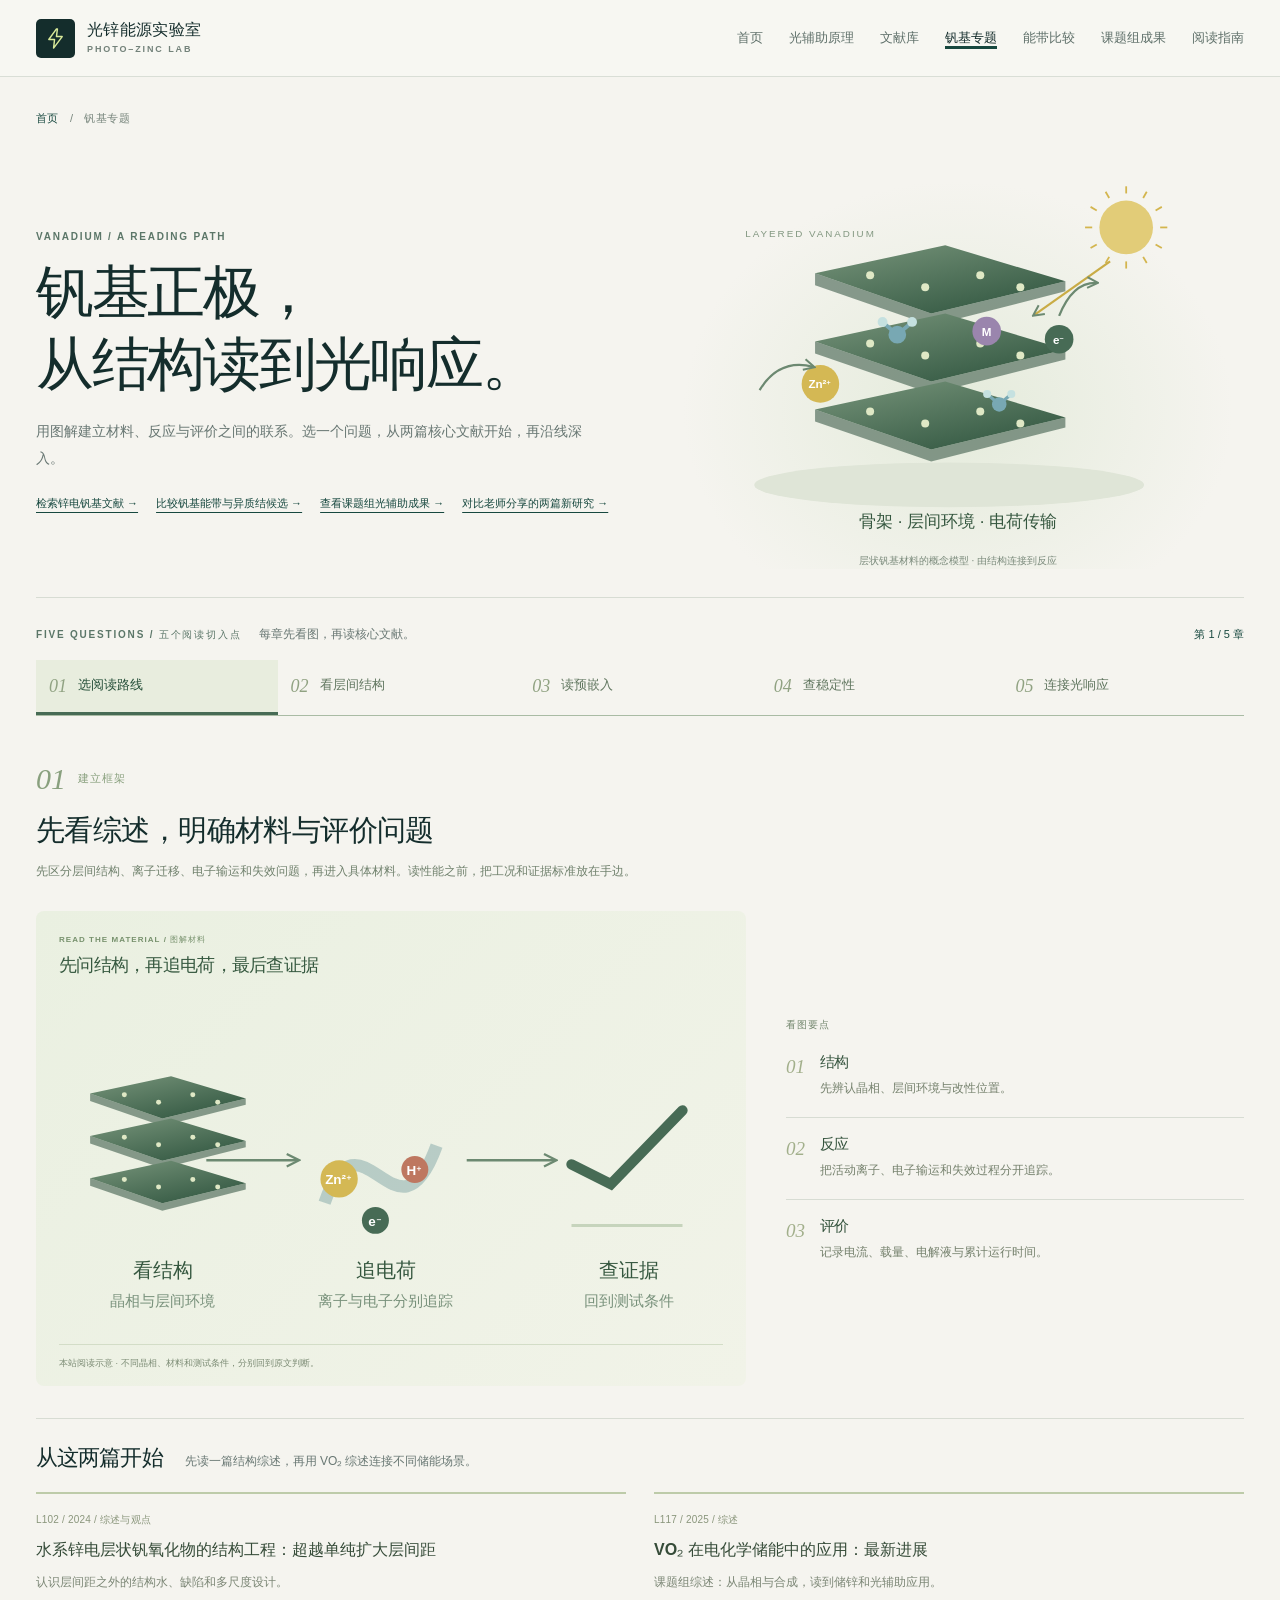
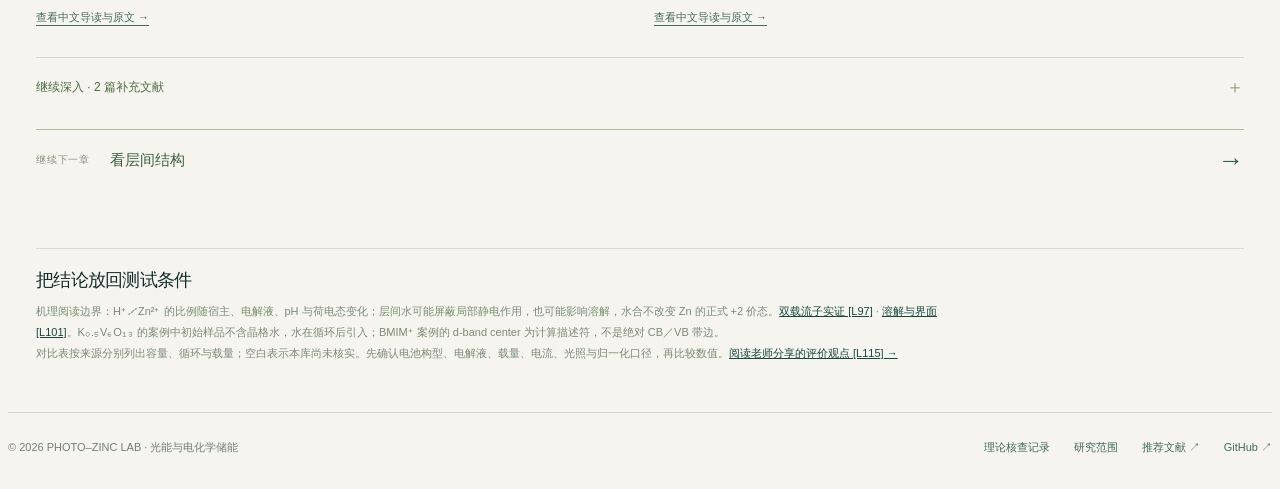
<file: vanadium.html>
<!DOCTYPE html><html lang="zh-CN"><head><meta charset="utf-8"/><meta name="viewport" content="width=device-width,initial-scale=1"/><title>钒基正极专题 · 光锌能源实验室</title><meta name="description" content="从层状骨架、结构水、预嵌入与质子输运，到钒正极稳定性和光辅助设计的专题阅读路线。"/><link rel="stylesheet" href="site.css?v=20261015-bands1"/><link rel="stylesheet" href="research-tools.css?v=20261015-workspace1"/><link rel="stylesheet" href="vanadium-visual.css?v=20261015-visual1"/></head><body class="vanadium-page"><a class="skip-link" href="#main-content">跳转到主要内容</a><header class="site-header">
    <div class="header-inner">
      <a href="index.html" class="brand" aria-label="光锌能源实验室首页">
        <span class="brand-mark"><svg width="23" height="23" viewBox="0 0 24 24" fill="none" aria-hidden="true"><path d="M13 2 5 13h6l-1 9 9-12h-6l1-8Z" stroke="currentColor" stroke-width="1.5" stroke-linejoin="round"/></svg></span>
        <span><strong>光锌能源实验室</strong><small>PHOTO–ZINC LAB</small></span>
      </a>
      <nav class="site-nav" aria-label="主导航">
        <a href="index.html">首页</a>
        <a href="principles.html">光辅助原理</a>
        <a href="literature.html">文献库</a>
        <a href="vanadium.html" aria-current="page">钒基专题</a><a href="bands.html">能带比较</a><a href="group.html">课题组成果</a><a href="guide.html">阅读指南</a>
      </nav>
    </div>
  </header><main class="page-shell" id="main-content"><div class="breadcrumb"><a href="index.html">首页</a><span>/</span><span>钒基专题</span></div><section class="topic-hero"><div><span class="kicker">VANADIUM / A READING PATH</span><h1>钒基正极，<br/>从结构读到光响应。</h1><p>用图解建立材料、反应与评价之间的联系。选一个问题，从两篇核心文献开始，再沿线深入。</p><div class="topic-next"><a href="literature.html?system=zinc&materials=vanadium">检索锌电钒基文献 →</a><a href="bands.html">比较钒基能带与异质结候选 →</a><a href="group.html">查看课题组光辅助成果 →</a><a href="literature.html?compare=L113,L116">对比老师分享的两篇新研究 →</a></div></div><figure class="vanadium-hero-art"><svg class="v-svg" viewBox="0 0 640 430" role="img" aria-label="层状钒氧骨架、层间水与离子，以及光的概念联系；不是特定材料的晶体结构。" xmlns="http://www.w3.org/2000/svg"><defs><marker id="vh-arrow" viewBox="0 0 10 10" refX="8" refY="5" markerWidth="6" markerHeight="6" orient="auto-start-reverse"><path d="M1 1 9 5 1 9" fill="none" stroke="#6c8971" stroke-width="1.5"/></marker><linearGradient id="vh-layer" x2="0.8" y2="1"><stop stop-color="#78957b"/><stop offset="1" stop-color="#325741"/></linearGradient></defs><ellipse cx="310" cy="350" rx="218" ry="25" fill="#dfe5d7"/><g transform="translate(160 82) scale(1.12)"><g transform="translate(0 0)"><path d="M0 28 130 0 250 36 116 68Z" fill="url(#vh-layer)"/><path d="M0 28 116 68 250 36 250 46 116 80 0 40Z" fill="#31513e" opacity=".55"/><circle cx="55" cy="30" r="4" fill="#dfe8c5"/><circle cx="110" cy="42" r="4" fill="#dfe8c5"/><circle cx="165" cy="30" r="4" fill="#dfe8c5"/><circle cx="205" cy="42" r="4" fill="#dfe8c5"/></g><g transform="translate(0 68)"><path d="M0 28 130 0 250 36 116 68Z" fill="url(#vh-layer)"/><path d="M0 28 116 68 250 36 250 46 116 80 0 40Z" fill="#31513e" opacity=".55"/><circle cx="55" cy="30" r="4" fill="#dfe8c5"/><circle cx="110" cy="42" r="4" fill="#dfe8c5"/><circle cx="165" cy="30" r="4" fill="#dfe8c5"/><circle cx="205" cy="42" r="4" fill="#dfe8c5"/></g><g transform="translate(0 136)"><path d="M0 28 130 0 250 36 116 68Z" fill="url(#vh-layer)"/><path d="M0 28 116 68 250 36 250 46 116 80 0 40Z" fill="#31513e" opacity=".55"/><circle cx="55" cy="30" r="4" fill="#dfe8c5"/><circle cx="110" cy="42" r="4" fill="#dfe8c5"/><circle cx="165" cy="30" r="4" fill="#dfe8c5"/><circle cx="205" cy="42" r="4" fill="#dfe8c5"/></g></g><g stroke="#d3b54e" stroke-width="2"><path d="M546 62 554 62"/><path d="M540.9089653438086 81 547.8371685740842 85"/><path d="M527 94.90896534380866 531 101.83716857408417"/><path d="M508 100 508 108"/><path d="M489 94.90896534380867 485 101.83716857408419"/><path d="M475.0910346561913 81 468.16283142591584 85"/><path d="M470 62.00000000000001 462 62.00000000000001"/><path d="M475.0910346561913 43.000000000000014 468.1628314259158 39.000000000000014"/><path d="M489 29.09103465619134 485 22.162831425915833"/><path d="M508 24 508 16"/><path d="M527 29.091034656191333 531 22.162831425915826"/><path d="M540.9089653438086 42.999999999999986 547.8371685740842 38.99999999999998"/><circle cx="508" cy="62" r="30" fill="#e2cc78" stroke="none"/></g><path d="M490 100 405 160" fill="none" stroke="#c9ac46" stroke-width="2.5"  marker-end="url(#vh-arrow)"/><g transform="translate(252 182) scale(1.1)"><path d="M-14 -12 0 0 14 -12" stroke="#78a8b3" stroke-width="4" fill="none"/><circle r="9" fill="#78a8b3"/><circle cx="-15" cy="-13" r="5" fill="#c5e1e0"/><circle cx="15" cy="-13" r="5" fill="#c5e1e0"/></g><g transform="translate(366 260) scale(0.9)"><path d="M-14 -12 0 0 14 -12" stroke="#78a8b3" stroke-width="4" fill="none"/><circle r="9" fill="#78a8b3"/><circle cx="-15" cy="-13" r="5" fill="#c5e1e0"/><circle cx="15" cy="-13" r="5" fill="#c5e1e0"/></g><circle cx="352" cy="178" r="16" fill="#9a85ad"/><text x="352" y="183" class="v-ion">M</text><circle cx="166" cy="237" r="21" fill="#d4b854"/><text x="166" y="242" class="v-ion">Zn²⁺</text><path d="M98 244 Q120 208 158 218" fill="none" stroke="#6c8971" stroke-width="2.5"  marker-end="url(#vh-arrow)"/><circle cx="433" cy="187" r="16" fill="#476b55"/><text x="433" y="192" class="v-ion">e⁻</text><path d="M433 161 Q448 123 475 124" fill="none" stroke="#6c8971" stroke-width="2.5"  marker-end="url(#vh-arrow)"/><text x="82" y="73" class="v-eyebrow">LAYERED VANADIUM</text><text x="320" y="397" class="v-center-label">骨架 · 层间环境 · 电荷传输</text></svg><figcaption>层状钒基材料的概念模型 · 由结构连接到反应</figcaption></figure></section><div class="chapter-intro"><span class="kicker">FIVE QUESTIONS / 五个阅读切入点</span><p>每章先看图，再读核心文献。</p><span id="chapter-status" role="status" aria-live="polite"></span></div><nav class="topic-toc chapter-nav" aria-label="专题目录"><a href="#framework" data-chapter-link="framework"><span>01</span>选阅读路线</a><a href="#water" data-chapter-link="water"><span>02</span>看层间结构</a><a href="#intercalation" data-chapter-link="intercalation"><span>03</span>读预嵌入</a><a href="#stability" data-chapter-link="stability"><span>04</span>查稳定性</a><a href="#photo" data-chapter-link="photo"><span>05</span>连接光响应</a></nav><section class="topic-step" data-topic-panel="framework" id="framework"><div class="topic-number">01<span>建立框架</span></div><div><h2>先看综述，明确材料与评价问题</h2><p class="topic-question">先区分层间结构、离子迁移、电子输运和失效问题，再进入具体材料。读性能之前，把工况和证据标准放在手边。</p><div class="chapter-visual"><figure class="vanadium-diagram"><div class="diagram-heading"><span class="kicker">READ THE MATERIAL / 图解材料</span><h3>先问结构，再追电荷，最后查证据</h3></div><svg class="v-svg" viewBox="0 0 640 340" role="img" aria-label="阅读路线：先看结构与晶相，再看载流子和输运，最后核对实验工况。" xmlns="http://www.w3.org/2000/svg"><defs><marker id="vf-arrow" viewBox="0 0 10 10" refX="8" refY="5" markerWidth="6" markerHeight="6" orient="auto-start-reverse"><path d="M1 1 9 5 1 9" fill="none" stroke="#6c8971" stroke-width="1.5"/></marker><linearGradient id="vf-layer" x2="0.8" y2="1"><stop stop-color="#78957b"/><stop offset="1" stop-color="#325741"/></linearGradient></defs><path d="M142 166 H230" fill="none" stroke="#6c8971" stroke-width="2.5"  marker-end="url(#vf-arrow)"/><path d="M393 166 H478" fill="none" stroke="#6c8971" stroke-width="2.5"  marker-end="url(#vf-arrow)"/><g transform="translate(30 85) scale(0.6)"><g transform="translate(0 0)"><path d="M0 28 130 0 250 36 116 68Z" fill="url(#vf-layer)"/><path d="M0 28 116 68 250 36 250 46 116 80 0 40Z" fill="#31513e" opacity=".55"/><circle cx="55" cy="30" r="4" fill="#dfe8c5"/><circle cx="110" cy="42" r="4" fill="#dfe8c5"/><circle cx="165" cy="30" r="4" fill="#dfe8c5"/><circle cx="205" cy="42" r="4" fill="#dfe8c5"/></g><g transform="translate(0 68)"><path d="M0 28 130 0 250 36 116 68Z" fill="url(#vf-layer)"/><path d="M0 28 116 68 250 36 250 46 116 80 0 40Z" fill="#31513e" opacity=".55"/><circle cx="55" cy="30" r="4" fill="#dfe8c5"/><circle cx="110" cy="42" r="4" fill="#dfe8c5"/><circle cx="165" cy="30" r="4" fill="#dfe8c5"/><circle cx="205" cy="42" r="4" fill="#dfe8c5"/></g><g transform="translate(0 136)"><path d="M0 28 130 0 250 36 116 68Z" fill="url(#vf-layer)"/><path d="M0 28 116 68 250 36 250 46 116 80 0 40Z" fill="#31513e" opacity=".55"/><circle cx="55" cy="30" r="4" fill="#dfe8c5"/><circle cx="110" cy="42" r="4" fill="#dfe8c5"/><circle cx="165" cy="30" r="4" fill="#dfe8c5"/><circle cx="205" cy="42" r="4" fill="#dfe8c5"/></g></g><g transform="translate(256 87)"><path d="M0 120 C35 20 70 170 108 65" fill="none" stroke="#9cb9b5" stroke-width="12" opacity=".65"/><circle cx="14" cy="97" r="18" fill="#d4b854"/><text x="14" y="102" class="v-ion">Zn²⁺</text><circle cx="87" cy="88" r="13" fill="#be7760"/><text x="87" y="93" class="v-ion">H⁺</text><circle cx="49" cy="137" r="13" fill="#476b55"/><text x="49" y="142" class="v-ion">e⁻</text></g><g transform="translate(490 100)"><path d="M4 70 42 89 111 18" stroke="#476b55" stroke-width="10" fill="none" stroke-linecap="round"/><path d="M4 129 H111" stroke="#c6d4bc" stroke-width="3"/></g><text x="100" y="279" class="v-center-label">看结构</text><text x="315" y="279" class="v-center-label">追电荷</text><text x="549" y="279" class="v-center-label">查证据</text><text x="100" y="307" class="v-small-center">晶相与层间环境</text><text x="315" y="307" class="v-small-center">离子与电子分别追踪</text><text x="549" y="307" class="v-small-center">回到测试条件</text></svg><figcaption>本站阅读示意 · 不同晶相、材料和测试条件，分别回到原文判断。</figcaption></figure><div class="diagram-notes"><span class="kicker">看图要点</span><ol><li><span class="note-number">01</span><div><h4>结构</h4><p>先辨认晶相、层间环境与改性位置。</p></div></li><li><span class="note-number">02</span><div><h4>反应</h4><p>把活动离子、电子输运和失效过程分开追踪。</p></div></li><li><span class="note-number">03</span><div><h4>评价</h4><p>记录电流、载量、电解液与累计运行时间。</p></div></li></ol></div></div><div class="chapter-reading"><div class="reading-heading"><h3>从这两篇开始</h3><p>先读一篇结构综述，再用 VO₂ 综述连接不同储能场景。</p></div><div class="topic-papers primary-papers"><a class="topic-paper" href="literature.html#paper-L102"><small>L102 / 2024 / 综述与观点</small><strong>水系锌电层状钒氧化物的结构工程：超越单纯扩大层间距</strong><p>认识层间距之外的结构水、缺陷和多尺度设计。</p><span>查看中文导读与原文 →</span></a><a class="topic-paper" href="literature.html?scope=group#paper-L117"><small>L117 / 2025 / 综述</small><strong>VO₂ 在电化学储能中的应用：最新进展</strong><p>课题组综述：从晶相与合成，读到储锌和光辅助应用。</p><span>查看中文导读与原文 →</span></a></div><details class="reading-more"><summary>继续深入 · 2 篇补充文献 <span aria-hidden="true">＋</span></summary><div class="topic-papers"><a class="topic-paper" href="literature.html#paper-L103"><small>L103 / 2025 / 综述与观点</small><strong>层状钒氧化物正极预嵌入机制：从层间空间精准调控到电化学性能</strong><p>比较预嵌入离子的多种作用及性能代价。</p><span>查看中文导读与原文 →</span></a><a class="topic-paper" href="literature.html#paper-L115"><small>L115 / 2026 / 综述与观点</small><strong>面向实用水系锌离子电池的合理性能测试与机理分析</strong><p>老师分享的观点文章：用合理工况和对照审视“高性能”。</p><span>查看中文导读与原文 →</span></a></div></details></div><a class="chapter-next" href="#water"><span>继续下一章</span>看层间结构 <b aria-hidden="true">→</b></a></div></section><section class="topic-step" data-topic-panel="water" id="water"><div class="topic-number">02<span>骨架与结构水</span></div><div><h2>水在哪里，支柱离子又做了什么？</h2><p class="topic-question">把支柱离子、结构水与参与充放电的载流子分开辨认。不同材料的层间工程有相似问题，但具体反应要回到各自证据。</p><div class="chapter-visual"><figure class="vanadium-diagram"><div class="diagram-heading"><span class="kicker">READ THE MATERIAL / 图解材料</span><h3>层间住着谁，谁又在移动？</h3></div><svg class="v-svg" viewBox="0 0 640 340" role="img" aria-label="层状钒氧骨架之间，结构水、预嵌入支柱与活动离子以不同符号区分；只表示角色，不表示准确原子位置。" xmlns="http://www.w3.org/2000/svg"><defs><marker id="vw-arrow" viewBox="0 0 10 10" refX="8" refY="5" markerWidth="6" markerHeight="6" orient="auto-start-reverse"><path d="M1 1 9 5 1 9" fill="none" stroke="#6c8971" stroke-width="1.5"/></marker><linearGradient id="vw-layer" x2="0.8" y2="1"><stop stop-color="#78957b"/><stop offset="1" stop-color="#325741"/></linearGradient></defs><g transform="translate(178 32) scale(1.02)"><g transform="translate(0 0)"><path d="M0 28 130 0 250 36 116 68Z" fill="url(#vw-layer)"/><path d="M0 28 116 68 250 36 250 46 116 80 0 40Z" fill="#31513e" opacity=".55"/><circle cx="55" cy="30" r="4" fill="#dfe8c5"/><circle cx="110" cy="42" r="4" fill="#dfe8c5"/><circle cx="165" cy="30" r="4" fill="#dfe8c5"/><circle cx="205" cy="42" r="4" fill="#dfe8c5"/></g><g transform="translate(0 68)"><path d="M0 28 130 0 250 36 116 68Z" fill="url(#vw-layer)"/><path d="M0 28 116 68 250 36 250 46 116 80 0 40Z" fill="#31513e" opacity=".55"/><circle cx="55" cy="30" r="4" fill="#dfe8c5"/><circle cx="110" cy="42" r="4" fill="#dfe8c5"/><circle cx="165" cy="30" r="4" fill="#dfe8c5"/><circle cx="205" cy="42" r="4" fill="#dfe8c5"/></g><g transform="translate(0 136)"><path d="M0 28 130 0 250 36 116 68Z" fill="url(#vw-layer)"/><path d="M0 28 116 68 250 36 250 46 116 80 0 40Z" fill="#31513e" opacity=".55"/><circle cx="55" cy="30" r="4" fill="#dfe8c5"/><circle cx="110" cy="42" r="4" fill="#dfe8c5"/><circle cx="165" cy="30" r="4" fill="#dfe8c5"/><circle cx="205" cy="42" r="4" fill="#dfe8c5"/></g></g><circle cx="354" cy="139" r="18" fill="#9a85ad"/><text x="354" y="144" class="v-ion">Mⁿ⁺</text><g transform="translate(263 134) scale(1)"><path d="M-14 -12 0 0 14 -12" stroke="#78a8b3" stroke-width="4" fill="none"/><circle r="9" fill="#78a8b3"/><circle cx="-15" cy="-13" r="5" fill="#c5e1e0"/><circle cx="15" cy="-13" r="5" fill="#c5e1e0"/></g><g transform="translate(375 207) scale(0.85)"><path d="M-14 -12 0 0 14 -12" stroke="#78a8b3" stroke-width="4" fill="none"/><circle r="9" fill="#78a8b3"/><circle cx="-15" cy="-13" r="5" fill="#c5e1e0"/><circle cx="15" cy="-13" r="5" fill="#c5e1e0"/></g><circle cx="149" cy="180" r="23" fill="#d4b854"/><text x="149" y="185" class="v-ion">Zn²⁺</text><path d="M61 185 Q86 143 123 162" fill="none" stroke="#6c8971" stroke-width="2.5"  marker-end="url(#vw-arrow)"/><path d="M122 203 Q93 229 64 208" fill="none" stroke="#6c8971" stroke-width="2.5"  marker-end="url(#vw-arrow)"/><text x="52" y="83" class="v-label">活动离子</text><text x="472" y="71" class="v-label">钒氧骨架</text><path d="M453 69 H428 L407 84 M450 143 H389 M451 213 H396" stroke="#a7b8a0" stroke-width="1.5" fill="none"/><text x="472" y="148" class="v-label">预嵌入支柱</text><text x="472" y="219" class="v-label">结构水</text><text x="320" y="307" class="v-center-label">分清“住在层间”与“参与充放电”</text></svg><figcaption>本站阅读示意 · 层间工程的角色示意，非准确晶格；结构水与电解液水需区分。</figcaption></figure><div class="diagram-notes"><span class="kicker">看图要点</span><ol><li><span class="note-number">01</span><div><h4>骨架</h4><p>先认识钒氧结构，再读“扩大层间距”的改性。</p></div></li><li><span class="note-number">02</span><div><h4>支柱与水</h4><p>预嵌入离子和结构水共同调节层间环境。</p></div></li><li><span class="note-number">03</span><div><h4>载流子</h4><p>H⁺、Zn²⁺ 等参与程度，需要独立反应证据。</p></div></li></ol></div></div><div class="chapter-reading"><div class="reading-heading"><h3>从这两篇开始</h3><p>从层间支撑的经典材料，读到水合离子与宿主骨架相互作用。</p></div><div class="topic-papers primary-papers"><a class="topic-paper" href="literature.html#paper-L93"><small>L93 / 2016 / 研究论文</small><strong>采用金属氧化物嵌入正极的高容量、长寿命水系可充电锌电池</strong><p>层间 Zn²⁺ 与水支撑的钒氧化物青铜，作为基础起点。</p><span>查看中文导读与原文 →</span></a><a class="topic-paper" href="literature.html#paper-L94"><small>L94 / 2018 / 研究论文</small><strong>V₂O₅·nH₂O 中的水润滑嵌入：实现高容量、高倍率水系可充电锌电池</strong><p>关注水合离子与宿主骨架相互作用的解释。</p><span>查看中文导读与原文 →</span></a></div><details class="reading-more"><summary>继续深入 · 1 篇补充文献 <span aria-hidden="true">＋</span></summary><div class="topic-papers"><a class="topic-paper" href="literature.html#paper-L95"><small>L95 / 2018 / 研究论文</small><strong>采用层状钙钒氧化物青铜正极实现高稳定性水系储锌</strong><p>换成 Ca²⁺ 支柱后，如何比较结构和动力学？</p><span>查看中文导读与原文 →</span></a></div></details></div><a class="chapter-next" href="#intercalation"><span>继续下一章</span>读预嵌入 <b aria-hidden="true">→</b></a></div></section><section class="topic-step" data-topic-panel="intercalation" id="intercalation"><div class="topic-number">03<span>预嵌入与质子</span></div><div><h2>从扩大层间距，继续追问质子输运与电压</h2><p class="topic-question">不只记录预嵌入后间距变化，也看氢键网络、载流子贡献和局部配位环境。老师分享的两篇钒基论文分别提供了质子拓扑化学与配位场的切入点。</p><div class="chapter-visual"><figure class="vanadium-diagram"><div class="diagram-heading"><span class="kicker">READ THE MATERIAL / 图解材料</span><h3>预嵌入，改变的不只是层间空间</h3></div><svg class="v-svg" viewBox="0 0 640 340" role="img" aria-label="三个独立研究切入点：层间空间与扩散，晶格水氢键与质子输运，局部配位场与电子态。" xmlns="http://www.w3.org/2000/svg"><defs><marker id="vi-arrow" viewBox="0 0 10 10" refX="8" refY="5" markerWidth="6" markerHeight="6" orient="auto-start-reverse"><path d="M1 1 9 5 1 9" fill="none" stroke="#6c8971" stroke-width="1.5"/></marker><linearGradient id="vi-layer" x2="0.8" y2="1"><stop stop-color="#78957b"/><stop offset="1" stop-color="#325741"/></linearGradient></defs><path d="M217 45 V266 M427 45 V266" stroke="#cbd5c2" stroke-width="1"/><g transform="translate(22 68) scale(0.63)"><g transform="translate(0 0)"><path d="M0 28 130 0 250 36 116 68Z" fill="url(#vi-layer)"/><path d="M0 28 116 68 250 36 250 46 116 80 0 40Z" fill="#31513e" opacity=".55"/><circle cx="55" cy="30" r="4" fill="#dfe8c5"/><circle cx="110" cy="42" r="4" fill="#dfe8c5"/><circle cx="165" cy="30" r="4" fill="#dfe8c5"/><circle cx="205" cy="42" r="4" fill="#dfe8c5"/></g><g transform="translate(0 68)"><path d="M0 28 130 0 250 36 116 68Z" fill="url(#vi-layer)"/><path d="M0 28 116 68 250 36 250 46 116 80 0 40Z" fill="#31513e" opacity=".55"/><circle cx="55" cy="30" r="4" fill="#dfe8c5"/><circle cx="110" cy="42" r="4" fill="#dfe8c5"/><circle cx="165" cy="30" r="4" fill="#dfe8c5"/><circle cx="205" cy="42" r="4" fill="#dfe8c5"/></g><g transform="translate(0 136)"><path d="M0 28 130 0 250 36 116 68Z" fill="url(#vi-layer)"/><path d="M0 28 116 68 250 36 250 46 116 80 0 40Z" fill="#31513e" opacity=".55"/><circle cx="55" cy="30" r="4" fill="#dfe8c5"/><circle cx="110" cy="42" r="4" fill="#dfe8c5"/><circle cx="165" cy="30" r="4" fill="#dfe8c5"/><circle cx="205" cy="42" r="4" fill="#dfe8c5"/></g></g><circle cx="114" cy="146" r="14" fill="#9a85ad"/><text x="114" y="151" class="v-ion">Li⁺</text><path d="M38 223 H181" fill="none" stroke="#6c8971" stroke-width="2.5"  marker-end="url(#vi-arrow)"/><text x="112" y="282" class="v-center-label">空间与扩散</text><text x="112" y="311" class="v-small-center">L98 · Li⁺ 预嵌入</text><g transform="translate(258 116) scale(1)"><path d="M-14 -12 0 0 14 -12" stroke="#78a8b3" stroke-width="4" fill="none"/><circle r="9" fill="#78a8b3"/><circle cx="-15" cy="-13" r="5" fill="#c5e1e0"/><circle cx="15" cy="-13" r="5" fill="#c5e1e0"/></g><g transform="translate(319 151) scale(1)"><path d="M-14 -12 0 0 14 -12" stroke="#78a8b3" stroke-width="4" fill="none"/><circle r="9" fill="#78a8b3"/><circle cx="-15" cy="-13" r="5" fill="#c5e1e0"/><circle cx="15" cy="-13" r="5" fill="#c5e1e0"/></g><g transform="translate(377 110) scale(1)"><path d="M-14 -12 0 0 14 -12" stroke="#78a8b3" stroke-width="4" fill="none"/><circle r="9" fill="#78a8b3"/><circle cx="-15" cy="-13" r="5" fill="#c5e1e0"/><circle cx="15" cy="-13" r="5" fill="#c5e1e0"/></g><path d="M269 122 308 145 M330 145 367 118" stroke="#8db2b4" stroke-width="2" stroke-dasharray="5 5"/><circle cx="315" cy="107" r="12" fill="#be7760"/><text x="315" y="112" class="v-ion">H⁺</text><path d="M249 206 Q319 177 389 206" fill="none" stroke="#be7760" stroke-width="2.5"  marker-end="url(#vi-arrow)"/><text x="321" y="282" class="v-center-label">水网络与质子</text><text x="321" y="311" class="v-small-center">L113 · K⁺ 预嵌入</text><g transform="translate(531 143)"><path d="M0 -63 55 10 0 63 -55 -10Z M-55 -10 25 -25 55 10 -25 25Z" fill="#e6dded" stroke="#a18bb3" stroke-width="2"/><path d="M0 0 0 -63" stroke="#a18bb3" stroke-width="2"/><path d="M0 0 55 10" stroke="#a18bb3" stroke-width="2"/><path d="M0 0 0 63" stroke="#a18bb3" stroke-width="2"/><path d="M0 0 -55 -10" stroke="#a18bb3" stroke-width="2"/><path d="M0 0 25 -25" stroke="#a18bb3" stroke-width="2"/><path d="M0 0 -25 25" stroke="#a18bb3" stroke-width="2"/><circle r="19" fill="#476b55"/><text x="0" y="5" class="v-ion">V</text><circle cx="0" cy="-63" r="8" fill="#be7760"/><circle cx="55" cy="10" r="8" fill="#be7760"/><circle cx="0" cy="63" r="8" fill="#be7760"/><circle cx="-55" cy="-10" r="8" fill="#be7760"/><circle cx="25" cy="-25" r="8" fill="#be7760"/><circle cx="-25" cy="25" r="8" fill="#be7760"/></g><text x="534" y="282" class="v-center-label">配位与电位</text><text x="534" y="311" class="v-small-center">L116 · BMIM⁺</text></svg><figcaption>本站阅读示意 · 三条支路来自不同研究，不能视为所有钒基材料共有的过程；层间空间需与稳定性和活性物质占比一起评估。</figcaption></figure><div class="diagram-notes"><span class="kicker">看图要点</span><ol><li><span class="note-number">01</span><div><h4>空间</h4><p>Li⁺ 预嵌入：从层间空间读到离子扩散。</p></div></li><li><span class="note-number">02</span><div><h4>质子</h4><p>K⁺ 与循环后引入的晶格水：追问氢键网络如何影响质子输运。</p></div></li><li><span class="note-number">03</span><div><h4>电位</h4><p>BMIM⁺ 配位调控：追问局部电子态与工作电位。</p></div></li></ol></div></div><div class="chapter-reading"><div class="reading-heading"><h3>从这两篇开始</h3><p>两篇老师分享的研究，分别从质子拓扑化学与配位场切入。</p></div><div class="topic-papers primary-papers"><a class="topic-paper" href="literature.html#paper-L113"><small>L113 / 2026 / 研究论文</small><strong>预嵌入阳离子优化质子拓扑化学，实现高性能水系锌离子电池</strong><p>老师分享：初始无晶格水，循环引水后 K⁺ 怎样调节氢键网络？</p><span>查看中文导读与原文 →</span></a><a class="topic-paper" href="literature.html#paper-L116"><small>L116 / 2026 / 研究论文</small><strong>层状钒基正极的普适配位场工程：构筑高电压水系锌离子电池</strong><p>老师分享：BMIM⁺ 怎样通过局部配位场影响工作电位？</p><span>查看中文导读与原文 →</span></a></div><details class="reading-more"><summary>继续深入 · 2 篇补充文献 <span aria-hidden="true">＋</span></summary><div class="topic-papers"><a class="topic-paper" href="literature.html#paper-L98"><small>L98 / 2018 / 研究论文</small><strong>锂离子预嵌入水合 V₂O₅：以扩大层间距和快速离子扩散构筑水系锌电正极</strong><p>Li⁺ 预嵌入水合钒氧化物的经典案例。</p><span>查看中文导读与原文 →</span></a><a class="topic-paper" href="literature.html#paper-L97"><small>L97 / 2018 / 研究论文</small><strong>双载流子同步嵌入提升水系可充电锌／钒酸钠电池性能</strong><p>追踪 H⁺ 与 Zn²⁺ 共同参与的反应证据。</p><span>查看中文导读与原文 →</span></a></div></details></div><div class="topic-next"><a href="literature.html?system=zinc&materials=vanadium&directions=preintercalation">继续找预嵌入论文 →</a><a href="literature.html?system=zinc&materials=vanadium&directions=proton">继续找质子机理论文 →</a></div><a class="chapter-next" href="#stability"><span>继续下一章</span>查稳定性 <b aria-hidden="true">→</b></a></div></section><section class="topic-step" data-topic-panel="stability" id="stability"><div class="topic-number">04<span>稳定性与工况</span></div><div><h2>长循环之外，材料能否经受更长运行时间？</h2><p class="topic-question">容量保持率需要连同电流密度、累计时间、载量与电解液阅读。将溶解控制和离子迁移设计分开比较，再看它们是否能够协同。</p><div class="chapter-visual"><figure class="vanadium-diagram"><div class="diagram-heading"><span class="kicker">READ THE MATERIAL / 图解材料</span><h3>让活性物质留在正极，也让离子走得通</h3></div><svg class="v-svg" viewBox="0 0 640 340" role="img" aria-label="溶解物种从正极向外迁移，人工界面调控这一过程，同时需要检查离子通道与长期工况。" xmlns="http://www.w3.org/2000/svg"><defs><marker id="vs-arrow" viewBox="0 0 10 10" refX="8" refY="5" markerWidth="6" markerHeight="6" orient="auto-start-reverse"><path d="M1 1 9 5 1 9" fill="none" stroke="#6c8971" stroke-width="1.5"/></marker><linearGradient id="vs-layer" x2="0.8" y2="1"><stop stop-color="#78957b"/><stop offset="1" stop-color="#325741"/></linearGradient></defs><text x="159" y="44" class="v-center-label">关注溶解</text><text x="481" y="44" class="v-center-label">关注界面策略</text><path d="M320 48 V244" stroke="#cad6c2" stroke-width="1"/><g transform="translate(39 88) scale(0.7)"><g transform="translate(0 0)"><path d="M0 28 130 0 250 36 116 68Z" fill="url(#vs-layer)"/><path d="M0 28 116 68 250 36 250 46 116 80 0 40Z" fill="#31513e" opacity=".55"/><circle cx="55" cy="30" r="4" fill="#dfe8c5"/><circle cx="110" cy="42" r="4" fill="#dfe8c5"/><circle cx="165" cy="30" r="4" fill="#dfe8c5"/><circle cx="205" cy="42" r="4" fill="#dfe8c5"/></g><g transform="translate(0 68)"><path d="M0 28 130 0 250 36 116 68Z" fill="url(#vs-layer)"/><path d="M0 28 116 68 250 36 250 46 116 80 0 40Z" fill="#31513e" opacity=".55"/><circle cx="55" cy="30" r="4" fill="#dfe8c5"/><circle cx="110" cy="42" r="4" fill="#dfe8c5"/><circle cx="165" cy="30" r="4" fill="#dfe8c5"/><circle cx="205" cy="42" r="4" fill="#dfe8c5"/></g><g transform="translate(0 136)"><path d="M0 28 130 0 250 36 116 68Z" fill="url(#vs-layer)"/><path d="M0 28 116 68 250 36 250 46 116 80 0 40Z" fill="#31513e" opacity=".55"/><circle cx="55" cy="30" r="4" fill="#dfe8c5"/><circle cx="110" cy="42" r="4" fill="#dfe8c5"/><circle cx="165" cy="30" r="4" fill="#dfe8c5"/><circle cx="205" cy="42" r="4" fill="#dfe8c5"/></g></g><g transform="translate(370 88) scale(0.7)"><g transform="translate(0 0)"><path d="M0 28 130 0 250 36 116 68Z" fill="url(#vs-layer)"/><path d="M0 28 116 68 250 36 250 46 116 80 0 40Z" fill="#31513e" opacity=".55"/><circle cx="55" cy="30" r="4" fill="#dfe8c5"/><circle cx="110" cy="42" r="4" fill="#dfe8c5"/><circle cx="165" cy="30" r="4" fill="#dfe8c5"/><circle cx="205" cy="42" r="4" fill="#dfe8c5"/></g><g transform="translate(0 68)"><path d="M0 28 130 0 250 36 116 68Z" fill="url(#vs-layer)"/><path d="M0 28 116 68 250 36 250 46 116 80 0 40Z" fill="#31513e" opacity=".55"/><circle cx="55" cy="30" r="4" fill="#dfe8c5"/><circle cx="110" cy="42" r="4" fill="#dfe8c5"/><circle cx="165" cy="30" r="4" fill="#dfe8c5"/><circle cx="205" cy="42" r="4" fill="#dfe8c5"/></g><g transform="translate(0 136)"><path d="M0 28 130 0 250 36 116 68Z" fill="url(#vs-layer)"/><path d="M0 28 116 68 250 36 250 46 116 80 0 40Z" fill="#31513e" opacity=".55"/><circle cx="55" cy="30" r="4" fill="#dfe8c5"/><circle cx="110" cy="42" r="4" fill="#dfe8c5"/><circle cx="165" cy="30" r="4" fill="#dfe8c5"/><circle cx="205" cy="42" r="4" fill="#dfe8c5"/></g></g><path d="M210 111 q45 -10 72 4" fill="none" stroke="#a18bb3" stroke-width="2.5" stroke-dasharray="4 6" marker-end="url(#vs-arrow)"/><circle cx="266" cy="100" r="7" fill="#9a85ad"/><path d="M210 159 q45 -10 72 4" fill="none" stroke="#a18bb3" stroke-width="2.5" stroke-dasharray="4 6" marker-end="url(#vs-arrow)"/><circle cx="272" cy="148" r="7" fill="#9a85ad"/><path d="M210 207 q45 -10 72 4" fill="none" stroke="#a18bb3" stroke-width="2.5" stroke-dasharray="4 6" marker-end="url(#vs-arrow)"/><circle cx="278" cy="196" r="7" fill="#9a85ad"/><path d="M350 89 Q373 69 423 67 L558 104 V239 L431 270 349 239Z" stroke="#8eaf9e" stroke-width="6" fill="none" opacity=".7"/><path d="M574 150 Q599 158 613 183" fill="none" stroke="#a18bb3" stroke-width="2.5" stroke-dasharray="4 6" marker-end="url(#vs-arrow)"/><circle cx="591" cy="172" r="6" fill="#9a85ad"/><circle cx="340" cy="185" r="15" fill="#d4b854"/><text x="340" y="190" class="v-ion">Zn²⁺</text><path d="M340 218 Q356 236 379 223" fill="none" stroke="#6c8971" stroke-width="2.5"  marker-end="url(#vs-arrow)"/><text x="320" y="314" class="v-center-label">循环次数 · 累计时间 · 载量 · 电解液</text></svg><figcaption>本站阅读示意 · 界面调控不代表消除所有衰减；溶解控制与快速迁移分别阅读。</figcaption></figure><div class="diagram-notes"><span class="kicker">看图要点</span><ol><li><span class="note-number">01</span><div><h4>物质去向</h4><p>看溶解表征与界面证据，追踪活性物质损失。</p></div></li><li><span class="note-number">02</span><div><h4>迁移通道</h4><p>比较界面策略时，同时关注离子输运。</p></div></li><li><span class="note-number">03</span><div><h4>长期表现</h4><p>循环次数连同累计时间、载量和电解液一起看。</p></div></li></ol></div></div><div class="chapter-reading"><div class="reading-heading"><h3>从这两篇开始</h3><p>将抑制溶解与加快离子迁移两条设计路线放在一起比较。</p></div><div class="topic-papers primary-papers"><a class="topic-paper" href="literature.html#paper-L101"><small>L101 / 2024 / 研究论文</small><strong>抑制水系锌离子电池中钒基正极的溶解</strong><p>人工界面层与低倍率溶解问题。</p><span>查看中文导读与原文 →</span></a><a class="topic-paper" href="literature.html#paper-L100"><small>L100 / 2024 / 研究论文</small><strong>非晶有机杂化钒氧化物实现近无势垒超快充水系锌离子电池</strong><p>特定非晶有机杂化结构降低迁移活化能；“近无势垒”仍不是零势垒，并需核对软包工况。</p><span>查看中文导读与原文 →</span></a></div></div><div class="topic-next"><a href="literature.html?system=zinc&materials=vanadium&directions=dissolution">筛选溶解与稳定性研究 →</a></div><a class="chapter-next" href="#photo"><span>继续下一章</span>连接光响应 <b aria-hidden="true">→</b></a></div></section><section class="topic-step" data-topic-panel="photo" id="photo"><div class="topic-number">05<span>走向光辅助</span></div><div><h2>材料能储锌之后，光如何参与反应？</h2><p class="topic-question">回到光吸收、载流子分离与后续储能的连接：光暗对照、等温对照、外加偏压与暗态放电，分别回答不同问题。</p><div class="chapter-visual"><figure class="vanadium-diagram"><div class="diagram-heading"><span class="kicker">READ THE MATERIAL / 图解材料</span><h3>先追踪电荷，再分辨光与热的贡献</h3></div><svg class="v-svg" viewBox="0 0 640 340" role="img" aria-label="光吸收后可以产生分离电荷，也可能转化为热量；用同温光暗对照及撤光后放电判断对储能的贡献。" xmlns="http://www.w3.org/2000/svg"><defs><marker id="vp-arrow" viewBox="0 0 10 10" refX="8" refY="5" markerWidth="6" markerHeight="6" orient="auto-start-reverse"><path d="M1 1 9 5 1 9" fill="none" stroke="#6c8971" stroke-width="1.5"/></marker><linearGradient id="vp-layer" x2="0.8" y2="1"><stop stop-color="#78957b"/><stop offset="1" stop-color="#325741"/></linearGradient></defs><g stroke="#d3b54e" stroke-width="2"><path d="M113 141 121 141"/><path d="M108.04293994002424 159.5 114.97114317029974 163.5"/><path d="M94.5 173.0429399400242 98.5 179.97114317029974"/><path d="M76 178 76 186"/><path d="M57.50000000000001 173.04293994002424 53.500000000000014 179.97114317029974"/><path d="M43.95706005997577 159.5 37.02885682970026 163.5"/><path d="M39 141 31 141"/><path d="M43.95706005997577 122.50000000000001 37.02885682970025 118.50000000000001"/><path d="M57.499999999999986 108.95706005997577 53.49999999999998 102.02885682970026"/><path d="M76 104 75.99999999999999 96"/><path d="M94.5 108.95706005997577 98.5 102.02885682970026"/><path d="M108.04293994002421 122.49999999999999 114.97114317029973 118.49999999999997"/><circle cx="76" cy="141" r="29" fill="#e2cc78" stroke="none"/></g><path d="M115 132 Q153 91 188 94" fill="none" stroke="#c8ac4d" stroke-width="2.5"  marker-end="url(#vp-arrow)"/><path d="M115 155 Q153 206 188 218" fill="none" stroke="#c8ac4d" stroke-width="2.5"  marker-end="url(#vp-arrow)"/><path d="M218 70 H332 M218 139 H332" stroke="#739278" stroke-width="13" stroke-linecap="round"/><circle cx="272" cy="68" r="16" fill="#476b55"/><text x="272" y="73" class="v-ion">e⁻</text><circle cx="272" cy="138" r="16" fill="#d4b854"/><text x="272" y="143" class="v-ion">h⁺</text><path d="M273 118 V89" fill="none" stroke="#6c8971" stroke-width="2.5"  marker-end="url(#vp-arrow)"/><text x="275" y="181" class="v-center-label">电荷分离</text><path d="M239 226 Q252 204 265 226 T291 226 T317 226" stroke="#be7760" stroke-width="4" fill="none"/><text x="279" y="272" class="v-center-label">光热效应</text><text x="279" y="295" class="v-small-center">影响反应动力学</text><path d="M359 104 H425" fill="none" stroke="#6c8971" stroke-width="2.5"  marker-end="url(#vp-arrow)"/><path d="M359 231 Q402 232 425 193" fill="none" stroke="#6c8971" stroke-width="2.5"  marker-end="url(#vp-arrow)"/><g transform="translate(459 85)"><rect x="25" y="-10" width="35" height="10" rx="2" fill="#80957b"/><rect width="85" height="135" rx="13" fill="#f9faf4" stroke="#859c7e" stroke-width="2"/><path d="M14 38 H71 M14 70 H71 M14 102 H71" stroke="#9ab283" stroke-width="18"/></g><text x="504" y="269" class="v-center-label">撤光后测放电</text><text x="320" y="319" class="v-center-label">同温光暗对照 · 明确外加电源是否参与</text></svg><figcaption>本站阅读示意 · 直接光充电与外加偏压下光辅助分别判断；具体电荷去向依器件而定。</figcaption></figure><div class="diagram-notes"><span class="kicker">看图要点</span><ol><li><span class="note-number">01</span><div><h4>吸光与分离</h4><p>寻找光生载流子参与界面反应的证据。</p></div></li><li><span class="note-number">02</span><div><h4>同温对照</h4><p>将光电与光热贡献放回匹配温度的光暗实验。</p></div></li><li><span class="note-number">03</span><div><h4>储能验证</h4><p>明确供电模式，核对撤光后可回收的放电能量。</p></div></li></ol></div></div><div class="chapter-reading"><div class="reading-heading"><h3>从这两篇开始</h3><p>先读作者报告的光照后放电实验与 VO₂/ZnO 界面设计，再读组内工作。无外加电流与闭路双极同步充电需分别判断。</p></div><div class="topic-papers primary-papers"><a class="topic-paper" href="literature.html#paper-L01"><small>L01 / 2020 / 研究论文</small><strong>光充电锌离子电池</strong><p>V₂O₅/P3HT/rGO 复合设计；光充记录采用 OCV 光照后放电协议。</p><span>查看中文导读与原文 →</span></a><a class="topic-paper" href="literature.html#paper-L03"><small>L03 / 2021 / 研究论文</small><strong>用于光充电锌离子电池的二氧化钒–氧化锌堆叠光正极</strong><p>VO₂/ZnO 堆叠光正极；区分无外加电流的电压恢复与另测的零偏压光电流。</p><span>查看中文导读与原文 →</span></a></div><details class="reading-more"><summary>继续深入 · 3 篇补充文献 <span aria-hidden="true">＋</span></summary><div class="topic-papers"><a class="topic-paper" href="literature.html?scope=group#paper-L20"><small>L20 / 2025 / 研究论文</small><strong>利用 K⁺ 嵌入水合钒氧化物光正极提升光辅助锌离子电池容量和循环稳定性</strong><p>课题组研究：预嵌入、层间水与光生载流子，并保留出版社更正入口。</p><span>查看中文导读与原文 →</span></a><a class="topic-paper" href="literature.html#paper-L07"><small>L07 / 2026 / 研究论文</small><strong>基于碳包覆水合钒氧化物的光电–光热协同增强光辅助锌离子电池</strong><p>光电与光热协同，关注贡献如何区分。</p><span>查看中文导读与原文 →</span></a><a class="topic-paper" href="literature.html#paper-L114"><small>L114 / 2026 / 研究论文</small><strong>抑制电荷复合的光电池架构设计</strong><p>跨材料参考（锰基）：老师分享的光电池架构与电荷复合研究。</p><span>查看中文导读与原文 →</span></a></div></details></div><a class="chapter-next" href="principles.html"><span>继续读图解</span>光辅助原理 <b aria-hidden="true">→</b></a></div></section><aside class="topic-evidence"><h2>把结论放回测试条件</h2><p>机理阅读边界：H⁺／Zn²⁺ 的比例随宿主、电解液、pH 与荷电态变化；层间水可能屏蔽局部静电作用，也可能影响溶解，水合不改变 Zn 的正式 +2 价态。<a href="literature.html#paper-L97">双载流子实证 [L97]</a> · <a href="literature.html#paper-L101">溶解与界面 [L101]</a>。K₀.₅V₆O₁₃ 的案例中初始样品不含晶格水，水在循环后引入；BMIM⁺ 案例的 d-band center 为计算描述符，不是绝对 CB／VB 带边。</p><p>对比表按来源分别列出容量、循环与载量；空白表示本库尚未核实。先确认电池构型、电解液、载量、电流、光照与归一化口径，再比较数值。<a href="literature.html#paper-L115">阅读老师分享的评价观点 [L115] →</a></p></aside></main><footer class="site-footer"><span>© 2026 PHOTO–ZINC LAB · 光能与电化学储能</span><div class="footer-links"><a href="theory-audit.html">理论核查记录</a><a href="guide.html#research">研究范围</a><a href="https://github.com/terryliu0125-ship-it/photo-zinc-lab/issues" target="_blank" rel="noopener noreferrer">推荐文献 ↗</a><a href="https://github.com/terryliu0125-ship-it/photo-zinc-lab" target="_blank" rel="noopener noreferrer">GitHub ↗</a></div></footer><script src="site.js?v=20261013-pages1" defer></script><script src="vanadium-visual.js?v=20261015-visual1" defer></script></body></html>
</file>
<file: site.css>
:root {
  --ink:#142d2c;
  --green:#17483f;
  --mint:#d9ea91;
  --paper:#f5f4ef;
  --muted:#687773;
  --line:#d7dcd3;
  --white:#fff;
  --radius:8px;
  color:var(--ink);
  background:var(--paper);
  font-family:-apple-system,BlinkMacSystemFont,"PingFang SC","Microsoft YaHei",Arial,sans-serif;
  font-synthesis:none;
}
* { box-sizing:border-box; }
html { scroll-behavior:smooth; }
body { margin:0; font-size:15px; line-height:1.75; }
button,input,select,textarea { font:inherit; }
button,a,input,select { -webkit-tap-highlight-color:transparent; }
button { cursor:pointer; border:0; }
button:disabled { cursor:default; }
a { color:inherit; text-decoration:none; }
a:hover { color:var(--green); }
a,button { transition:color .2s,background .2s,border-color .2s,transform .2s,box-shadow .2s; }
img,svg { max-width:100%; }
h1,h2,h3,h4,p { margin:0; }
h1,h2,h3,h4 { line-height:1.25; letter-spacing:-.04em; }
ul,ol { margin:0; }
[hidden] { display:none!important; }
:is(a,button,input,select,summary):focus-visible { outline:3px solid #9cc953; outline-offset:4px; }
section[id],article[id],li[id] { scroll-margin-top:105px; }
.skip-link { position:fixed; z-index:100; left:16px; top:-100px; padding:11px 18px; background:var(--ink); color:#fff; }
.skip-link:focus { top:12px; }

/* Site chrome */
.site-header { position:sticky; top:0; z-index:30; border-bottom:1px solid #d9ded6; background:#f7f7f2f2; backdrop-filter:blur(18px); }
.header-inner { max-width:1336px; min-height:76px; margin:auto; padding:0 36px; display:flex; justify-content:space-between; align-items:center; gap:30px; }
.brand { display:flex; align-items:center; gap:12px; flex-shrink:0; }
.brand-mark { width:39px; height:39px; display:grid; place-items:center; border-radius:5px; background:var(--ink); color:#d8e999; }
.brand strong { display:block; font-size:16px; font-weight:700; line-height:1.3; letter-spacing:.02em; }
.brand small { display:block; color:#73827a; font:600 9px/1.5 Arial,sans-serif; letter-spacing:.21em; margin-top:2px; }
.site-nav { display:flex; align-items:center; align-self:stretch; gap:34px; }
.site-nav a { position:relative; display:flex; align-items:center; white-space:nowrap; color:#5f706a; font-size:13px; font-weight:600; }
.site-nav a:after { content:""; position:absolute; left:0; right:0; bottom:0; height:3px; background:var(--green); transform:scaleX(0); transform-origin:left; transition:transform .2s; }
.site-nav a:hover,.site-nav a[aria-current=page] { color:var(--ink); }
.site-nav a:hover:after,.site-nav a[aria-current=page]:after { transform:scaleX(1); }
.page-shell { max-width:1336px; margin:0 auto; padding:0 36px; }
.breadcrumb { display:flex; gap:11px; align-items:center; margin:32px 0 44px; color:#77857c; font-size:11px; letter-spacing:.04em; }
.breadcrumb a { color:var(--green); }
.kicker { display:block; color:#5b7668; font:700 10px/1.5 Arial,sans-serif; letter-spacing:.18em; text-transform:uppercase; }
.section { padding:0 0 70px; }
.page-heading { display:flex; align-items:end; justify-content:space-between; gap:30px; margin:0 0 34px; }
.page-heading h1,.principle-header h1,.section-heading h1 { margin:12px 0 16px; font-family:"Songti SC","Noto Serif CJK SC",Georgia,serif; font-size:clamp(42px,4.4vw,62px); font-weight:700; line-height:1.25; letter-spacing:-.06em; }
.page-heading p,.section-heading>p { max-width:660px; color:var(--muted); font-size:15px; line-height:1.9; }
.page-note { border:1px solid var(--line); padding:18px 22px; background:#fff; color:var(--muted); font-size:12px; }

/* Cover */
.home-hero { display:grid; grid-template-columns:1.05fr .95fr; min-height:592px; gap:0; margin-top:28px; background:#102c2a; color:#f3f6e9; overflow:hidden; border-radius:10px; }
.hero-copy { display:flex; flex-direction:column; padding:32px 22px 28px 54px; min-width:0; }
.hero-overline { display:flex; align-items:center; gap:11px; color:#d7e6d0; font-size:11px; font-weight:600; letter-spacing:.08em; }
.hero-pulse { display:block; width:8px; height:8px; flex:none; border-radius:50%; background:#d9eb8e; box-shadow:0 0 0 5px #d9eb8e22; }
.hero-overline-en { padding-left:12px; border-left:1px solid #9db6aa55; color:#9db6aa; font:10px Arial,sans-serif; letter-spacing:.14em; }
.hero-edition { margin-top:auto; color:#c2d495; font:700 11px/1.5 Arial,sans-serif; letter-spacing:.18em; }
.hero-edition span { color:#78998d; padding:0 4px; }
.home-hero h1 { margin:17px 0 24px; font-family:"Songti SC","Noto Serif CJK SC",Georgia,serif; font-size:clamp(47px,5.1vw,75px); font-weight:700; letter-spacing:-.075em; line-height:1.19; }
.home-hero h1 em { font-style:normal; color:#d9ec94; }
.home-lead { max-width:525px; color:#bdcec4; font-size:15px; line-height:1.95; }
.hero-actions { display:flex; flex-wrap:wrap; gap:12px; margin-top:32px; }
.button { display:inline-flex; align-items:center; justify-content:space-between; gap:26px; min-height:49px; padding:10px 19px; border:1px solid transparent; border-radius:4px; font-size:13px; font-weight:700; }
.button.primary { min-width:163px; background:#d9ec94; color:#17312e; }
.button.primary:hover { background:#ecf5bd; transform:translateY(-2px); color:#17312e; }
.button.secondary { min-width:159px; border-color:#719188; color:#eef4e8; }
.button.secondary:hover { background:#25453f; color:#fff; }
.hero-index { display:flex; flex-wrap:wrap; gap:22px; margin-top:auto; padding-top:34px; color:#86a69b; font:9px Arial,sans-serif; letter-spacing:.13em; }
.hero-visual { min-width:0; position:relative; display:flex; flex-direction:column; margin:12px 12px 12px 0; border:1px solid #54776b80; border-radius:6px; overflow:hidden; background:radial-gradient(circle at 52% 43%,#285d52 0,#183d39 44%,#13312f 80%); }
.hero-visual:before { content:""; position:absolute; inset:0; opacity:.14; pointer-events:none; background-image:linear-gradient(#add0bd 1px,transparent 1px),linear-gradient(90deg,#add0bd 1px,transparent 1px); background-size:39px 39px; mask-image:linear-gradient(to bottom,transparent,#000 35%,#000 80%,transparent); }
.visual-topline { display:flex; justify-content:space-between; gap:16px; position:relative; z-index:1; padding:19px 22px 0; color:#a9c5b6; font:10px Arial,sans-serif; letter-spacing:.08em; }
.hero-visual svg { display:block; position:relative; z-index:1; width:min(100%,530px); max-height:480px; margin:auto; }
.visual-caption { display:flex; justify-content:space-between; gap:20px; align-items:center; position:relative; z-index:1; border-top:1px solid #67877c66; margin:0 22px; padding:16px 0; font-size:11px; color:#d0e3d2; }
.visual-caption b { color:#d9eb8e; font-weight:400; padding:0 3px; }
.visual-caption small { color:#8fae9e; font:9px Arial,sans-serif; text-align:right; }
.home-metrics { display:grid; grid-template-columns:.9fr 1.1fr; gap:36px; align-items:center; border-bottom:1px solid var(--ink); padding:38px 0 42px; }
.metric-intro strong { display:block; margin-top:10px; font-family:"Songti SC","Noto Serif CJK SC",Georgia,serif; font-size:24px; line-height:1.55; letter-spacing:-.04em; }
.home-stats { display:grid; grid-template-columns:repeat(3,1fr); }
.home-stats div { border-left:1px solid #cfd8cf; padding:0 14px 0 30px; }
.home-stats strong { display:block; color:var(--ink); font:500 clamp(35px,3.8vw,57px)/1.1 Georgia,serif; letter-spacing:-.07em; }
.home-stats span { display:block; margin-top:7px; color:var(--muted); font-size:12px; }
.entry-section { padding:73px 0 72px; }
.entry-heading { display:flex; align-items:end; justify-content:space-between; gap:25px; margin-bottom:29px; }
.entry-heading h2 { margin-top:12px; font-family:"Songti SC","Noto Serif CJK SC",Georgia,serif; font-size:clamp(31px,3.4vw,47px); line-height:1.3; }
.entry-heading p { max-width:260px; color:var(--muted); font-size:13px; line-height:1.85; }
.entry-grid { display:grid; grid-template-columns:repeat(3,minmax(0,1fr)); gap:13px; }
.entry-card { display:flex; flex-direction:column; min-height:320px; padding:24px 26px 26px; border:1px solid #d3dbd2; background:#fff; }
.entry-card:nth-child(2) { background:#e5eadc; border-color:#dce4d7; }
.entry-card:hover { border-color:#7d9b83; box-shadow:0 16px 38px #1a42320c; transform:translateY(-3px); color:var(--ink); }
.entry-card-top { display:flex; justify-content:space-between; gap:15px; color:#6a8176; font:700 10px/1.5 Arial,sans-serif; letter-spacing:.12em; }
.entry-card-top span:last-child { font-size:18px; font-weight:400; }
.entry-icon { display:grid; place-items:center; width:58px; height:58px; margin:35px 0 23px; border:1px solid #adc0ad; border-radius:50%; color:#315f50; font:italic 25px Georgia,serif; }
.entry-card h3 { font-size:23px; font-weight:650; }
.entry-card p { max-width:280px; margin:12px 0 20px; color:var(--muted); font-size:13px; line-height:1.85; }
.entry-link { display:flex; justify-content:space-between; align-items:center; width:100%; margin-top:auto; padding-top:17px; border-top:1px solid #d5dfd2; color:var(--green); font-size:12px; font-weight:700; }
.home-bottom { display:flex; justify-content:space-between; flex-wrap:wrap; gap:12px 24px; padding:17px 0 32px; border-top:1px solid var(--line); color:#718078; font:10px/1.6 Arial,sans-serif; letter-spacing:.07em; }

/* Shared content pages */
.site-footer { max-width:1264px; margin:0 auto; padding:25px 0 32px; border-top:1px solid var(--line); display:flex; justify-content:space-between; gap:24px; color:#718077; font-size:11px; }
.footer-links { display:flex; flex-wrap:wrap; gap:24px; }
.footer-links a { color:#416a58; }
.section-heading { display:grid; grid-template-columns:1.1fr .9fr; gap:45px; align-items:end; margin:0 0 36px; }
.section-heading h1 { margin-bottom:0; }
.reading-grid { display:grid; grid-template-columns:repeat(3,minmax(0,1fr)); gap:12px; }
.reading-card { display:flex; flex-direction:column; min-height:380px; padding:27px; border:1px solid var(--line); background:#fff; }
.reading-card:nth-child(2) { background:#e9eee6; }
.reading-step { display:block; margin-bottom:67px; color:#5e7e6d; font:700 10px/1.6 Arial,sans-serif; letter-spacing:.1em; }
.reading-card h3 { margin-bottom:17px; font-family:"Songti SC","Noto Serif CJK SC",Georgia,serif; font-size:23px; line-height:1.45; }
.reading-card>p { flex:1; color:var(--muted); font-size:13px; line-height:1.9; }
.reading-links { display:flex; flex-wrap:wrap; gap:7px; margin-top:22px; }
.reading-links a { padding:6px 9px; border:1px solid #cbd8ca; color:var(--green); font-size:11px; }
.reading-links a:hover { background:#dce8d7; }
.evidence-note { display:grid; grid-template-columns:1fr 1fr; gap:0; margin:32px 0; border:1px solid #cad8cc; background:#e4ece4; }
.evidence-note>div { padding:30px; }
.evidence-note>div+div { border-left:1px solid #cad8cc; }
.evidence-note h3 { margin-bottom:12px; font-size:16px; }
.evidence-note p { color:#5e7665; font-size:13px; line-height:1.9; }
.section-source { color:#708179; font-size:12px; line-height:1.9; }
.section-source a { color:var(--green); text-decoration:underline; text-underline-offset:4px; }
.scope-section { padding:30px 0 55px; border-top:1px solid var(--line); }
.scope-section h2 { margin-bottom:23px; font-family:"Songti SC","Noto Serif CJK SC",Georgia,serif; font-size:31px; }
.scope-grid { display:grid; grid-template-columns:repeat(3,1fr); gap:16px; }
.scope-grid article { padding:22px 0 23px; border-top:2px solid var(--green); }
.scope-grid h3 { margin-bottom:10px; font-size:17px; }
.scope-grid p { color:var(--muted); font-size:12px; line-height:1.9; }
.contribute { display:flex; align-items:center; justify-content:space-between; gap:25px; margin:0 0 40px; padding:33px 36px; background:#153b36; color:#fff; }
.contribute h2 { font-family:"Songti SC","Noto Serif CJK SC",Georgia,serif; font-size:24px; }
.contribute p { max-width:650px; margin-top:8px; color:#bbd0c4; font-size:12px; line-height:1.85; }
.contribute .button { white-space:nowrap; background:var(--mint); color:var(--ink); }
.principle-sr-only { position:absolute; width:1px; height:1px; overflow:hidden; clip:rect(0,0,0,0); white-space:nowrap; }

@media(max-width:1000px) {
  .header-inner { padding:0 25px; }
  .site-nav { gap:21px; }
  .page-shell { padding:0 25px; }
  .home-hero { min-height:555px; }
  .hero-copy { padding-left:36px; }
  .home-hero h1 { font-size:clamp(45px,5vw,62px); }
  .hero-overline-en,.visual-caption small { display:none; }
  .site-footer { margin:0 25px; }
}
@media(max-width:760px) {
  .header-inner { align-items:flex-start; flex-direction:column; gap:0; padding:12px 20px 0; min-height:0; }
  .site-nav { align-self:stretch; overflow-x:auto; gap:24px; min-height:45px; margin-top:10px; scrollbar-width:none; }
  .site-nav::-webkit-scrollbar { display:none; }
  .site-nav a { flex:none; font-size:12px; }
  .brand-mark { width:34px; height:34px; }
  .brand strong { font-size:14px; }
  .brand small { font-size:8px; }
  .page-shell { padding:0 20px; }
  .breadcrumb { margin:24px 0 30px; }
  .home-hero { grid-template-columns:1fr; margin-top:15px; }
  .hero-copy { min-height:495px; padding:26px 28px 24px; }
  .hero-edition { margin-top:66px; }
  .home-hero h1 { font-size:clamp(43px,7vw,59px); }
  .hero-visual { min-height:385px; margin:0 10px 10px; }
  .hero-visual svg { height:320px; }
  .home-metrics { grid-template-columns:1fr; gap:24px; padding:30px 0; }
  .home-stats div { padding-left:20px; }
  .home-stats div:first-child { padding-left:0; border-left:0; }
  .entry-section { padding:50px 0; }
  .entry-grid,.reading-grid { grid-template-columns:1fr; }
  .entry-card { min-height:255px; }
  .entry-icon { margin:20px 0 14px; }
  .reading-card { min-height:250px; }
  .reading-step { margin-bottom:32px; }
  .section-heading { grid-template-columns:1fr; gap:14px; }
  .scope-grid { grid-template-columns:1fr; }
  .site-footer { margin:0 20px; }
  section[id],article[id],li[id] { scroll-margin-top:130px; }
}
@media(max-width:520px) {
  .home-hero { border-radius:6px; }
  .hero-copy { min-height:480px; padding:23px 21px 25px; }
  .hero-overline { font-size:10px; }
  .home-hero h1 { font-size:clamp(39px,10vw,50px); margin:14px 0 18px; }
  .home-lead { font-size:13px; }
  .hero-actions { gap:9px; margin-top:24px; }
  .button { min-height:46px; gap:10px; padding:10px 13px; font-size:11px; }
  .button.primary,.button.secondary { min-width:0; }
  .hero-index { gap:11px; font-size:8px; }
  .hero-visual { min-height:325px; }
  .hero-visual svg { height:255px; }
  .visual-topline { padding:14px 14px 0; font-size:8px; }
  .visual-caption { margin:0 14px; font-size:9px; }
  .metric-intro strong { font-size:21px; }
  .home-stats { gap:3px; }
  .home-stats strong { font-size:34px; }
  .home-stats span { font-size:10px; }
  .home-stats div { padding-left:10px; }
  .entry-heading { align-items:start; flex-direction:column; gap:8px; }
  .entry-heading h2 { font-size:32px; }
  .entry-heading p br { display:none; }
  .page-heading { flex-direction:column; align-items:start; }
  .page-heading h1,.principle-header h1,.section-heading h1 { font-size:38px; }
  .evidence-note { grid-template-columns:1fr; }
  .evidence-note>div+div { border-left:0; border-top:1px solid #cad8cc; }
  .contribute { align-items:start; flex-direction:column; padding:26px; }
  .site-footer { flex-direction:column; gap:12px; }
}
@media(prefers-reduced-motion:reduce) { html { scroll-behavior:auto; } *,*:before,*:after { transition:none!important; animation:none!important; } }

/* Five destinations remain readable in the existing mobile navigation. */
@media(max-width:760px){.site-nav{gap:20px;width:100%;justify-content:space-between}.site-nav a{font-size:12px}}
@media(max-width:390px){.site-nav{gap:10px}.site-nav a{font-size:11px}}

.home-stats{grid-template-columns:repeat(4,minmax(0,1fr))}.home-group-link{margin:0 0 30px;padding:14px 0;border-bottom:1px solid var(--line);font-size:13px;color:var(--green)}.group-total{font-size:14px!important}.group-total strong{font:600 28px Georgia,serif}.paper-notice{border-left:2px solid var(--green);padding-left:10px}
@media(max-width:600px){.home-stats{grid-template-columns:repeat(2,1fr);gap:20px}.home-stats div:nth-child(3){border-left:0;padding-left:0}}

/* Seven-page navigation: keep every destination reachable on narrow screens. */
.site-nav{gap:26px}
@media(max-width:1000px){.site-nav{gap:16px}}
</file>
<file: home-mechanism.css>
/* An editorial, vector schematic for the home cover. */
.mechanism-figure{background:#f1f3e9;border:1px solid #e1e7d6;border-radius:6px;color:#254c40;isolation:isolate}
.mechanism-figure:before{display:none}
.mechanism-heading{display:flex;align-items:center;justify-content:space-between;gap:18px;padding:26px 28px 0;position:relative;z-index:1}
.mechanism-eyebrow{display:block;color:#7b8d75;font:700 9px/1.5 Arial,sans-serif;letter-spacing:.18em}
.mechanism-heading h2{margin-top:8px;font-family:"Songti SC","Noto Serif CJK SC",Georgia,serif;font-weight:600;font-size:25px;letter-spacing:-.04em}
.mechanism-link{display:grid;place-items:center;flex:none;width:35px;height:35px;border:1px solid #bccdb7;border-radius:50%;color:#466b50;font-size:19px;line-height:1}
.mechanism-link:hover{background:#e1e9d7;border-color:#8eab84;transform:translate(2px,-2px);color:#254c40}
.mechanism-figure .mechanism-art{width:100%;max-width:540px;height:auto;max-height:none;flex:none;margin:auto;display:block;font-family:-apple-system,BlinkMacSystemFont,"PingFang SC","Microsoft YaHei",Arial,sans-serif}
.mechanism-caption{padding:0 26px 20px;margin-top:auto}
.mechanism-steps{list-style:none;margin:0;padding:18px 0 0;border-top:1px solid #cfdac5;display:grid;grid-template-columns:repeat(3,minmax(0,1fr));gap:12px}
.mechanism-steps li{display:flex;align-items:start;gap:9px}
.mechanism-steps li>span{font:italic 16px/1.4 Georgia,serif;color:#91a27a}
.mechanism-steps strong{display:block;font-size:12px;font-weight:650;line-height:1.7;letter-spacing:.03em}
.mechanism-steps small{display:block;color:#75856f;font-size:10px;line-height:1.8;white-space:nowrap}
.mechanism-caption>p{margin-top:16px;color:#899480;font-size:9px;line-height:1.7}
@media(max-width:760px){.home-hero .mechanism-figure{min-height:0;margin:0 10px 10px}.mechanism-heading{padding:24px 25px 0}.mechanism-heading h2{font-size:25px}.mechanism-figure .mechanism-art{height:auto;max-width:530px;margin:8px auto 0}.mechanism-caption{padding:0 25px 20px}}
@media(max-width:520px){.mechanism-heading{padding:21px 18px 0}.mechanism-heading h2{font-size:22px}.mechanism-eyebrow{font-size:8px}.mechanism-link{width:31px;height:31px}.mechanism-caption{padding:0 17px 17px}.mechanism-steps{gap:7px;padding-top:15px}.mechanism-steps li{gap:5px}.mechanism-steps li>span{font-size:13px}.mechanism-steps strong{font-size:11px}.mechanism-steps small{font-size:9px;white-space:normal}.mechanism-caption>p{margin-top:13px;font-size:8px}}
</file>
<file: home-entries.css>
/* Three visual entrances, using the cover diagram's materials and palette. */
#home-paths{scroll-margin-top:110px}
.illustrated-entry{min-height:425px;padding:22px 24px;overflow:hidden;border-radius:5px}
.entry-art{display:grid;place-items:center;min-width:0;width:100%;height:172px;margin:22px 0 24px;border-radius:4px;background:#f2f5eafa}
.entry-art-library{background:#e4ebd9}.entry-art-guide{background:#f5f4e8}
.entry-art svg{display:block;width:100%;height:100%;max-width:330px;font-family:-apple-system,BlinkMacSystemFont,"PingFang SC","Microsoft YaHei",Arial,sans-serif;transition:transform .3s ease}
.illustrated-entry:hover .entry-art svg{transform:translateY(-3px)}
.illustrated-entry .entry-copy{min-width:0}
.illustrated-entry h3{font-size:22px}
.illustrated-entry p{max-width:none;margin:11px 0 22px;line-height:1.85}
.illustrated-entry .entry-link{margin-top:auto}
@media(max-width:760px){
 .illustrated-entry{display:grid;grid-template-columns:minmax(0,1fr) 180px;grid-template-areas:"number number" "copy art" "link link";column-gap:20px;row-gap:10px;min-height:200px;padding:17px 22px}
 .illustrated-entry .entry-card-top{grid-area:number}.illustrated-entry .entry-copy{grid-area:copy;align-self:center}.illustrated-entry .entry-art{grid-area:art;height:100px;margin:0;align-self:center}.illustrated-entry .entry-link{grid-area:link;padding-top:11px}
 .illustrated-entry h3{font-size:21px}.illustrated-entry p{margin:9px 0 0;font-size:12px;line-height:1.8}
}
@media(max-width:520px){
 .illustrated-entry{grid-template-columns:1fr;grid-template-areas:"number" "art" "copy" "link";gap:16px;min-height:0;padding:20px}
 .illustrated-entry .entry-art{height:146px}.illustrated-entry .entry-art svg{max-width:290px}.illustrated-entry h3{font-size:22px}.illustrated-entry p{font-size:12px;margin:9px 0 0}.illustrated-entry .entry-link{padding-top:15px}
}
@media(prefers-reduced-motion:reduce){.entry-art svg{transition:none}.illustrated-entry:hover .entry-art svg{transform:none}}
</file>
<file: bands.css>
.bands-page{--band-a:#2d6a50;--band-b:#ae8b3c;--band-c:#5a7d98;--band-d:#9b6e85}.bands-page .site-nav{gap:24px}.bands-page .breadcrumb{margin-bottom:29px}.bands-hero{display:grid;grid-template-columns:1.2fr .8fr;align-items:center;gap:55px;padding-bottom:35px}.bands-hero h1{font:700 clamp(37px,4.2vw,58px)/1.32 "Songti SC",Georgia,serif;letter-spacing:-.055em;margin:13px 0 19px}.bands-hero p{max-width:660px;color:var(--muted);font-size:14px;line-height:1.95}.bands-hero-links{display:flex;flex-wrap:wrap;gap:12px 24px;margin-top:24px;font-size:12px;color:#406d51}.bands-hero-art{margin:0;background:radial-gradient(ellipse at center,#e3e9da,transparent 70%)}.bands-hero-art svg{width:100%;display:block}.bands-hero-art figcaption{font-size:10px;color:#87927e;text-align:center;padding-top:9px;line-height:1.8}.bands-reading-key{border-top:1px solid #bac8b3;border-bottom:1px solid #d7dfd0;padding:16px 0;display:flex;gap:22px;flex-wrap:wrap;align-items:center;color:#6d7e69;font-size:11px}.bands-reading-key>span{display:flex;align-items:center;gap:7px}.bands-reading-key p{margin-left:auto}.key-line{display:inline-block;width:20px;border-top:3px solid #567a59}.key-line.dashed{border-top-style:dashed}.key-dot{width:8px;height:8px;border-radius:50%;border:1.5px solid #9caa91}.band-workspace{padding-top:45px}.bands-section-title{display:flex;justify-content:space-between;align-items:end;gap:20px;margin-bottom:25px}.bands-section-title h2{font:600 29px/1.5 "Songti SC",Georgia,serif;margin-top:9px}.bands-section-title>span{color:#7c8e74;font-size:11px}.band-selectors{display:grid;grid-template-columns:minmax(0,1fr) 35px minmax(0,1fr);gap:20px;align-items:center;padding:21px 0;border-top:1px solid #ced8c4;border-bottom:1px solid #ced8c4}.selector-label{display:flex;align-items:center;gap:9px;font-size:11px;color:#7c8c74;margin-bottom:7px}.selector-label b{display:grid;place-items:center;width:23px;height:23px;border-radius:50%;background:#2d6a50;color:white;font:500 12px Arial,sans-serif}.band-selectors>label:last-child .selector-label b{background:#ae8b3c}.band-selectors select{width:100%;min-width:0;padding:10px 34px 10px 0;border:0;border-bottom:1px solid #9eb495;color:#365a40;background:transparent;border-radius:0;font-size:14px;font-weight:600}.selector-bridge{text-align:center;color:#91a488;font-size:24px;padding-top:20px}.band-workbench{display:grid;grid-template-columns:230px minmax(0,1fr);gap:40px;margin-top:28px}.band-pick-list{padding-top:10px;min-width:0}.overlay-title{display:flex;justify-content:space-between;align-items:baseline;gap:8px}.overlay-title h3{font-size:16px}.overlay-title span{font-size:10px;color:#819178}.band-small{font-size:11px;color:#839079;line-height:1.85}.band-pick-list>.band-small{margin:8px 0 9px}.selected-record{border-bottom:1px solid #d6dfce;padding:16px 0;position:relative}.selected-record .record-key{display:flex;align-items:center;gap:8px;font-size:10px;color:#84927a}.record-color{display:inline-block;width:9px;height:9px;border-radius:50%;background:var(--record-color,#567a59)}.selected-record h4{font-size:14px;font-weight:600;line-height:1.65;margin:6px 23px 4px 0}.selected-record p{font-size:10px;color:#839079;line-height:1.7}.selected-record .remove-overlay{position:absolute;right:0;top:35px;background:transparent;color:#8a977f;font-size:19px;padding:0 3px}.text-link{display:inline-block;font-size:12px;color:#476c49;text-decoration:underline;text-underline-offset:5px;margin-top:18px}.photon-input{border-top:1px solid #c7d2bb;padding-top:19px;margin-top:27px}.photon-input>label{font-size:11px;color:#69805d}.photon-input>div{display:flex;align-items:baseline;gap:14px;margin:8px 0}.photon-input input{min-width:0;width:85px;border:0;border-bottom:1px solid #b4c4a8;padding:6px 0;background:transparent;color:#3a5d3f}.photon-input output{font:500 20px/1.4 Georgia,serif;color:#667d55}.band-chart-column{min-width:0}.band-chart-heading{display:flex;align-items:baseline;justify-content:space-between;gap:15px;padding:9px 0}.band-chart-heading h3{font-size:16px}.band-chart-heading>span{font-size:10px;color:#7f9075}.band-chart{margin:9px 0 0;background:#edf0e4;padding:14px 18px 15px;border-radius:8px;overflow:hidden}.band-chart svg{display:block;width:100%;height:auto;font-family:Arial,"Microsoft YaHei",sans-serif}.band-chart figcaption{font-size:10px;color:#7c8a70;line-height:1.9;border-top:1px solid #d5dfc9;padding-top:12px}.chart-actions{display:flex;gap:18px;flex-wrap:wrap;align-items:center;padding-top:15px}.chart-actions button{font-size:11px;padding:5px 0;border-bottom:1px solid #bdcbb0;color:#527246;background:transparent}.chart-actions>span{font-size:10px;color:#708964}.comparison-result{margin-top:28px;border-top:1px solid #aabb9b;padding-top:24px;display:grid;grid-template-columns:220px 1fr;gap:35px}.alignment-type .kicker{font-size:9px}.alignment-type h3{font:600 30px/1.35 Georgia,"Songti SC",serif;margin:7px 0 4px;color:#3b6544}.alignment-type p{font-size:11px;color:#7f8b75}.alignment-copy p{font-size:12px;color:#6a7e62;line-height:1.95}.alignment-copy .charge-route{display:flex;gap:25px;flex-wrap:wrap;margin:11px 0}.charge-route span{font-size:11px;color:#769067}.charge-route b{font-weight:600;color:#476c4a}.comparison-warnings{margin:22px 0 0;padding:15px 0 15px 17px;border-left:3px solid #c2a75a;background:linear-gradient(90deg,#eee7ce70,transparent);font-size:11px;color:#82774e;line-height:1.9}.comparison-warnings strong{display:block;font-weight:600;color:#746b45;margin-bottom:5px}.comparison-warnings ul{padding-left:17px}.redox-tool,.custom-band-details{border-top:1px solid #c2cfb6;border-bottom:1px solid #c2cfb6;margin-top:30px;padding:20px 0}.redox-tool summary,.custom-band-details summary{display:flex;justify-content:space-between;align-items:center;gap:20px;list-style:none;cursor:pointer}.redox-tool summary::-webkit-details-marker,.custom-band-details summary::-webkit-details-marker{display:none}.redox-tool summary strong,.custom-band-details summary strong{display:block;margin-top:7px;font-size:18px;font-weight:600}.redox-tool summary>span:last-child,.custom-band-details summary>span:last-child{font-size:25px;font-weight:300;color:#839a74}.redox-tool[open] summary>span:last-child,.custom-band-details[open] summary>span:last-child{transform:rotate(45deg)}.redox-tool>p,.custom-band-details>p{font-size:12px;line-height:1.9;color:#7c8a72;margin:18px 0}.redox-fields{display:grid;grid-template-columns:repeat(3,minmax(0,1fr));gap:22px}.redox-fields label,.custom-form-grid label{display:flex;flex-direction:column;gap:8px;font-size:11px;color:#6f8264;min-width:0}.redox-fields input,.redox-fields select,.custom-form-grid input,.custom-form-grid select{width:100%;min-width:0;border:1px solid #c8d2bd;border-radius:3px;background:#fafbf5;padding:10px 11px;color:#3c5d3f;font-size:12px}.headroom-grid{display:grid;grid-template-columns:1fr 1fr;gap:30px;margin:23px 0 13px}.headroom-value{display:flex;gap:16px;align-items:baseline;border-top:2px solid #c9d4ba;padding-top:15px}.headroom-value b{font:500 29px/1.3 Georgia,serif;color:#59764c;white-space:nowrap}.headroom-value span{font-size:11px;color:#7e8b72}.headroom-note{font-size:11px;color:#8a7c55;line-height:1.9}.band-catalog{padding-top:58px}.section-intro{font-size:12px;color:#7d8a73;max-width:800px;line-height:1.9;margin-top:-9px}.catalog-controls{display:flex;align-items:center;gap:15px;flex-wrap:wrap;margin:25px 0 9px}.catalog-search{display:flex;align-items:center;gap:10px;flex:1;min-width:230px;border-bottom:1px solid #b6c7a7;padding:8px 0;color:#7d946d}.catalog-search input{flex:1;width:100%;min-width:0;background:transparent;border:0;outline:0;font-size:12px;padding:5px 0;color:#3e6242}.catalog-controls select{background:transparent;border:1px solid #cbd5be;border-radius:3px;font-size:11px;padding:10px 11px;color:#667f59}.band-record-card{padding:23px 0;border-bottom:1px solid #d4deca;display:grid;grid-template-columns:1fr auto;gap:14px 22px}.record-eyebrow{font-size:10px;color:#87967c;display:flex;flex-wrap:wrap;gap:8px 16px}.band-record-card h3{font-size:18px;line-height:1.6;margin:5px 0 4px;color:#3b5e3f;font-weight:600}.record-phase{font-size:11px;color:#7a8a70;line-height:1.8}.record-values{display:flex;gap:24px;flex-wrap:wrap;margin-top:12px}.record-values>span{font-size:11px;color:#849278}.record-values b{font:500 18px/1.2 Georgia,serif;color:#4b6c45;margin-left:7px}.record-state{font-size:10px;color:#9a8550;margin-top:10px;line-height:1.75}.record-actions{display:flex;flex-direction:column;gap:8px;align-items:end;padding-top:9px}.record-actions button{border:1px solid #afc19d;background:transparent;padding:8px 11px;border-radius:3px;font-size:11px;color:#5c7c4d;white-space:nowrap}.record-actions button:hover{background:#e7eddd}.record-actions button:disabled{opacity:.55}.record-actions a{font-size:10px;text-decoration:underline;text-underline-offset:4px;color:#6f885c}.record-details{grid-column:1/-1;margin-top:0}.record-details summary{font-size:11px;color:#6f865f;cursor:pointer;width:fit-content}.record-detail-grid{display:grid;grid-template-columns:1fr 1fr;gap:17px 30px;padding:16px 0 0}.record-detail-grid>div>span{display:block;font-size:10px;color:#95a088;margin-bottom:4px}.record-detail-grid p{font-size:11px;color:#6e8063;line-height:1.9;overflow-wrap:anywhere}.record-detail-grid .detail-full{grid-column:1/-1}.record-detail-grid ul{padding-left:17px;font-size:11px;color:#7c886f;line-height:1.9}.record-detail-grid a{text-decoration:underline;text-underline-offset:3px}.catalog-empty{padding:35px 0;font-size:13px;color:#829477}.custom-band-section{padding-top:18px}.custom-band-details{margin-top:20px}.custom-form-grid{display:grid;grid-template-columns:repeat(4,minmax(0,1fr));gap:21px}.custom-form-grid .form-wide{grid-column:span 2}.custom-form-actions{display:flex;align-items:center;gap:20px;margin-top:23px}.custom-form-actions button{padding:11px 17px;background:#335d42;color:#f6f8ed;border-radius:3px;font-size:12px}.custom-form-actions>span{font-size:11px;color:#8c7954}.band-boundaries{padding:40px 0 55px}.band-boundaries h2{font:600 26px/1.5 "Songti SC",Georgia,serif;margin:10px 0 20px}.band-boundaries>div{display:grid;grid-template-columns:repeat(3,minmax(0,1fr));gap:35px}.band-boundaries p{font-size:11px;color:#7b8a70;line-height:1.95}.band-boundaries p b{font-weight:600;color:#59774e}.bands-load-message,.bands-noscript{padding:20px 0;font-size:12px;color:#809173}.visually-hidden{position:absolute;width:1px;height:1px;padding:0;overflow:hidden;clip:rect(0,0,0,0);white-space:nowrap;border:0}.bands-page .site-footer{margin-top:0}
.conditions-more{margin-top:10px}.conditions-more summary{cursor:pointer;color:#82754b;text-decoration:underline;text-underline-offset:4px}.conditions-more>ul{padding-top:10px}.headroom-note strong{font-weight:600;color:#776743}.band-methods{margin-top:25px;border-top:1px solid #d0dac5;padding-top:15px}.band-methods summary{font-size:12px;color:#5c7b50;cursor:pointer}.band-methods>p{margin:15px 0;max-width:850px}.band-methods ul{padding-left:18px;color:#718865;font-size:11px;line-height:2}.band-methods a{text-decoration:underline;text-underline-offset:3px}
@media(max-width:1100px){.bands-page .site-nav{gap:18px}.bands-hero{gap:30px}.band-workbench{grid-template-columns:200px minmax(0,1fr);gap:25px}.bands-reading-key p{flex-basis:100%;margin-left:0}.custom-form-grid{grid-template-columns:repeat(3,minmax(0,1fr))}}
@media(max-width:800px){.bands-hero{grid-template-columns:1.25fr .75fr;gap:15px}.bands-hero h1{font-size:38px}.bands-hero p{font-size:12px}.bands-hero-art figcaption{font-size:9px}.bands-hero-links{gap:12px 17px;font-size:11px}.band-workbench{grid-template-columns:1fr;gap:20px}.band-pick-list{display:grid;grid-template-columns:1fr auto;gap:0 22px;padding:0}.overlay-title{grid-column:1/-1}.band-pick-list>.band-small{grid-column:1/-1}.band-pick-list #selected-records{display:grid;grid-template-columns:repeat(2,minmax(0,1fr));gap:0 20px;grid-column:1/-1}.band-pick-list>.text-link{align-self:center;margin:15px 0 0}.photon-input{border:0;padding:10px 0 0;margin:0;max-width:210px}.photon-input .band-small{font-size:10px}.selected-record{padding:12px 0}.selected-record h4{font-size:12px;margin-top:3px}.selected-record p{font-size:9px}.selected-record .remove-overlay{top:24px}.band-chart{padding:10px 12px 13px}.comparison-result{grid-template-columns:165px 1fr;gap:20px}.alignment-type h3{font-size:26px}.redox-fields{gap:15px}.custom-form-grid{grid-template-columns:repeat(2,minmax(0,1fr))}.band-boundaries>div{gap:23px}.bands-section-title h2{font-size:26px}}
@media(max-width:600px){.bands-hero{grid-template-columns:1fr}.bands-hero h1{font-size:36px}.bands-hero-art{width:100%;max-width:330px;margin:0 auto}.bands-hero-art svg{max-height:200px}.bands-hero-art figcaption{margin-top:-3px}.bands-hero{padding-bottom:25px}.bands-reading-key{gap:11px 18px;font-size:10px}.bands-reading-key p{font-size:10px;line-height:1.8}.bands-section-title{gap:12px;flex-wrap:wrap;margin-bottom:20px}.bands-section-title h2{font-size:25px}.band-workspace{padding-top:32px}.band-selectors{grid-template-columns:1fr;gap:15px;padding:17px 0}.selector-bridge{display:none}.band-selectors select{font-size:12px;padding:8px 23px 8px 0}.selector-label{font-size:10px;margin-bottom:3px}.selector-label b{width:20px;height:20px}.band-pick-list #selected-records{gap:0 15px}.band-chart-heading h3{font-size:14px}.band-chart-heading>span{font-size:9px}.band-chart{margin-left:-9px;margin-right:-9px;padding:8px 7px 13px}.band-chart figcaption{font-size:9px;padding:10px 6px 0}.chart-actions{gap:14px}.comparison-result{grid-template-columns:1fr;gap:11px}.alignment-type{display:flex;align-items:baseline;flex-wrap:wrap;gap:8px 15px}.alignment-type .kicker{flex-basis:100%}.alignment-type h3{margin:0;font-size:26px}.alignment-copy p{font-size:11px}.comparison-warnings{font-size:10px;margin-top:15px}.redox-tool summary strong,.custom-band-details summary strong{font-size:16px}.redox-fields{grid-template-columns:1fr;gap:15px}.headroom-grid{gap:18px}.headroom-value{flex-direction:column;gap:5px}.headroom-value b{font-size:26px}.band-catalog{padding-top:39px}.catalog-controls{gap:9px}.catalog-search{flex-basis:100%;min-width:0}.catalog-controls>label{min-width:0;flex:1}.catalog-controls select{width:100%;font-size:10px;padding:9px}.band-record-card{grid-template-columns:1fr;gap:10px;padding:20px 0}.band-record-card h3{font-size:16px}.record-actions{flex-direction:row;align-items:center;padding:0;gap:13px}.record-values{gap:16px}.record-values b{font-size:16px}.record-details{grid-column:auto}.record-detail-grid{grid-template-columns:1fr;gap:13px}.record-detail-grid .detail-full{grid-column:auto}.custom-form-grid{gap:17px 14px}.custom-form-grid .form-wide{grid-column:1/-1}.custom-form-actions{flex-direction:column;align-items:start;gap:12px}.band-boundaries{padding-top:32px}.band-boundaries h2{font-size:23px}.band-boundaries>div{grid-template-columns:1fr;gap:15px}}
.selected-doi{overflow-wrap:anywhere;margin-top:7px!important;font:9px/1.75 Arial,sans-serif!important;color:#8c9b7b!important}.selected-reading{display:inline-block;margin-top:7px;font-size:10px;color:#50794d;text-decoration:underline;text-underline-offset:4px}.record-source-brief{margin-top:13px;padding-top:11px;border-top:1px solid #e0e6d8;max-width:780px}.record-source-brief p{font-size:12px;color:#526f48;line-height:1.8}.record-source-brief>span{display:block;font-size:10px;line-height:1.8;color:#8a967d;margin-top:3px}.record-details[open]{padding-top:10px}.record-details>summary{font-size:12px;line-height:1.9}.reference-citation{padding:22px 0 19px;margin-top:13px;border-top:1px solid #cbd6bd;border-bottom:1px solid #d9e2ce}.reference-citation>.kicker{font-size:9px}.reference-citation h4{font-size:16px;line-height:1.7;font-weight:600;color:#42663e;margin:9px 0}.full-reference{font:12px/1.9 Georgia,Arial,serif;color:#697d5f;overflow-wrap:anywhere;max-width:1000px}.reference-actions{display:flex;flex-wrap:wrap;align-items:center;gap:11px 21px;margin-top:14px}.reference-actions button,.reference-actions a{display:inline-block;font-size:11px;line-height:1.7;color:#50784b;background:transparent;padding:3px 0;text-decoration:underline;text-underline-offset:4px;border:0}.reference-actions>span{font-size:10px;color:#a39365}.citation-status{display:block;font-size:10px;color:#8c8055;margin-top:9px}.band-locator{padding:12px 0;border-top:1px solid #e0e6d8;border-bottom:1px solid #e0e6d8}.synthesis-reading{margin-top:22px}.synthesis-heading{display:flex;align-items:baseline;justify-content:space-between;gap:16px;flex-wrap:wrap}.synthesis-heading h4{font-size:16px;color:#43673d;font-weight:600}.synthesis-heading>span{font-size:10px;color:#a18a4e}.synthesis-route,.synthesis-reading>p{font-size:12px;line-height:1.95;color:#748568;margin-top:11px}.synthesis-columns{display:grid;grid-template-columns:.85fr 1.15fr;gap:35px;margin-top:19px}.synthesis-reading h5{font-size:11px;font-weight:600;line-height:1.8;color:#5d7d50;letter-spacing:.02em;margin:0 0 6px}.synthesis-reading ul,.source-reading-notes ul{font-size:11px;line-height:1.95;color:#7c8d70;padding-left:17px}.synthesis-empty{font-size:11px;line-height:1.9;color:#99a388}.synthesis-locator{margin-top:18px;border-top:1px solid #dde5d3;padding-top:15px}.synthesis-locator>span{display:block;font-size:10px;color:#97a186;margin-bottom:3px}.synthesis-locator>p{font-size:11px;line-height:1.9;color:#718665;margin-bottom:12px}.synthesis-gaps,.source-reading-notes{margin-top:15px}.synthesis-gaps>summary,.source-reading-notes>summary{font-size:11px;color:#8f7b4a;line-height:1.9;cursor:pointer}.synthesis-gaps[open]>summary,.source-reading-notes[open]>summary{margin-bottom:11px}.synthesis-gaps h5{margin-top:12px;color:#8a784a}.source-reading-notes{padding-top:13px;border-top:1px solid #e0e7d7}.band-record-card:target{scroll-margin-top:125px}.record-actions{max-width:200px}.record-actions a{overflow-wrap:anywhere;text-align:right;line-height:1.9}
@media(max-width:800px){.selected-reading{font-size:9px}.reference-actions{gap:10px 17px}.synthesis-columns{gap:25px}.synthesis-heading{gap:9px}.synthesis-heading h4{font-size:15px}}
.band-source-record{padding:23px 0;border-bottom:1px solid #d4deca;scroll-margin-top:125px}.band-source-record h3{font-size:18px;line-height:1.7;color:#3b5e3f;margin-bottom:8px}.band-source-record>p{font-size:12px;line-height:1.9;color:#748568;margin:5px 0;overflow-wrap:anywhere}.band-source-record>details{margin-top:12px}.band-source-record summary{font-size:12px;line-height:1.9;color:#58774b;cursor:pointer}.band-source-record h4{font-size:15px;line-height:1.7;color:#45673e;margin:20px 0 10px}.band-source-record h5{font-size:11px;line-height:1.8;color:#68845b;margin:18px 0 7px}.band-source-record details p,.band-source-record dd,.band-source-record ul{font-size:11px;line-height:1.95;color:#7b8b6f;overflow-wrap:anywhere}.band-source-record details p{margin:8px 0}.band-source-record dl{display:grid;grid-template-columns:110px 1fr;gap:9px 16px;padding:14px 0;border-top:1px solid #dde5d3;border-bottom:1px solid #dde5d3}.band-source-record dt{font-size:10px;color:#91a082}.band-source-record dd{margin:0}.band-source-record ul{padding-left:18px}.band-source-record a{text-decoration:underline;text-underline-offset:4px;color:#5f7e51}.source-synthesis{border-top:1px solid #d6dfcb;margin-top:20px;padding-top:3px;max-width:1020px}.source-synthesis>p>strong{font-size:11px;color:#a18a4e}
@media(max-width:600px){.record-source-brief p{font-size:11px}.record-actions{max-width:none;flex-wrap:wrap}.record-actions a{text-align:left}.synthesis-columns{grid-template-columns:1fr;gap:17px}.reference-citation h4{font-size:14px}.full-reference{font-size:11px}.reference-actions{gap:10px 16px}.reference-actions button,.reference-actions a{font-size:10px}.synthesis-route,.synthesis-reading>p{font-size:11px}.synthesis-heading h4{font-size:15px}.selected-doi{font-size:8px!important}.band-record-card:target{scroll-margin-top:145px}}
@media(max-width:600px){.band-source-record h3{font-size:16px}.band-source-record dl{grid-template-columns:1fr;gap:4px}.band-source-record dd{margin-bottom:9px}.band-source-record{scroll-margin-top:145px}}
@media(prefers-reduced-motion:reduce){.bands-page *{scroll-behavior:auto!important;transition:none!important}}

.record-common-scale{font-size:11px;color:#426a49;margin-top:8px}.record-original,.conversion-note{font-size:10px;color:#879378;line-height:1.9;margin-top:8px;overflow-wrap:anywhere}.context-label{font-size:12px;color:#7c7756;line-height:1.9;margin-top:12px}.band-conversion-table{margin-top:22px;overflow-x:auto}.band-conversion-table table{width:100%;border-collapse:collapse;font-size:11px;line-height:1.8;color:#5f7a53}.band-conversion-table caption{text-align:left;font-size:12px;font-weight:600;padding-bottom:10px}.band-conversion-table th,.band-conversion-table td{text-align:left;padding:10px 12px;border-bottom:1px solid #d5dfca}.band-conversion-table thead{color:#849478}.band-conversion-table tbody th{font-weight:400}.reference-converter{border-bottom:1px solid #c2cfb6;padding:21px 0}.reference-converter summary{font-size:14px;color:#4c7045;cursor:pointer}.reference-converter>.band-small{margin:14px 0}.conversion-fields{display:grid;grid-template-columns:repeat(4,minmax(0,1fr));gap:18px}.conversion-fields label{display:flex;flex-direction:column;gap:8px;font-size:11px;color:#6f8264;min-width:0}.conversion-fields input,.conversion-fields select{width:100%;min-width:0;border:1px solid #c8d2bd;border-radius:3px;background:#fafbf5;padding:10px;color:#3c5d3f;font-size:12px}.reference-checkbox{display:flex;gap:10px;align-items:flex-start;font-size:11px;line-height:1.9;color:#8d7a48;margin:16px 0}.reference-checkbox input{margin-top:4px;flex:none}.conversion-output{display:flex;gap:22px;flex-wrap:wrap;margin-top:19px;font-size:11px;color:#789167}.conversion-output span{display:flex;flex-direction:column;gap:6px}.conversion-output b{font:500 22px/1.3 Georgia,serif;color:#4d7046}.bands-page [hidden]{display:none!important}@media(max-width:800px){.conversion-fields{grid-template-columns:repeat(2,minmax(0,1fr))}.redox-fields{grid-template-columns:repeat(2,minmax(0,1fr))}}@media(max-width:600px){.conversion-fields,.redox-fields{grid-template-columns:1fr}.band-conversion-table th,.band-conversion-table td{padding:9px 6px}.reference-converter summary{font-size:12px}.conversion-output{gap:17px}.conversion-output b{font-size:19px}}
</file>
<file: research-tools.css>
/* Research tools extend the existing editorial palette. */
.research-entry{display:flex;align-items:center;justify-content:space-between;flex-wrap:wrap;gap:12px 24px;padding:20px 24px;margin:0 0 25px;border:1px solid #cbd8ca;background:#e8eee1}
.research-entry strong{display:block;font:600 20px/1.4 Georgia,"Songti SC",serif;color:var(--ink)}
.research-entry p{color:var(--muted);font-size:12px;margin-top:5px}.research-entry a{color:var(--green);font-size:12px;font-weight:700;text-decoration:underline;text-underline-offset:5px}
.workspace-tabs{display:flex;gap:8px;flex-wrap:wrap;margin:0 0 22px}.workspace-tabs button{min-height:40px;padding:9px 16px;border:1px solid #c9d5c9;border-radius:3px;background:transparent;color:var(--green);font-size:12px}.workspace-tabs button[aria-pressed=true]{background:var(--ink);color:#fff;border-color:var(--ink)}.workspace-tabs span{margin-left:8px;opacity:.7;font:11px Arial}
.workspace-tabs button:disabled{opacity:.45}.search-examples{display:flex;gap:7px;flex-wrap:wrap;margin:-3px 0 7px}.search-examples button{padding:4px 9px;background:#e7ece2;color:#446957;border:1px solid #d2ddd0;font-size:11px;border-radius:2px}.search-understanding{color:var(--muted);font-size:11px;line-height:1.7;margin-bottom:18px;overflow-wrap:anywhere}
.library-filters{display:block}.facet-group{min-width:0;margin:0 0 13px;padding:0;border:0;display:flex;gap:6px;flex-wrap:wrap}.facet-group legend{float:left;min-width:76px;padding:7px 12px 7px 0;font-size:11px;color:var(--green);font-weight:700}.facet-group button{min-height:34px;padding:6px 10px}.facet-group button[aria-pressed=true]{box-shadow:inset 0 -2px var(--green)}
.filter-help{font-size:11px;color:var(--muted);margin-bottom:15px}.more-directions{border-top:1px solid var(--line);padding-top:10px}.more-directions>summary{cursor:pointer;font-size:11px;color:var(--green);width:fit-content}.more-directions .facet-group{margin-top:12px}.active-filters{display:flex;flex-wrap:wrap;gap:7px;margin:16px 0}.active-filters button{padding:6px 10px;border:1px solid #b8cbbb;background:#e5eee3;color:var(--green);font-size:11px;border-radius:2px;overflow-wrap:anywhere}.active-filters span{margin-left:7px}
.reading-tools{display:flex;align-items:center;flex-wrap:wrap;gap:12px;margin:16px 0 20px;padding:14px 0;border-top:1px solid var(--line);border-bottom:1px solid var(--line)}.reading-tools label{display:flex;align-items:center;gap:7px;font-size:11px;color:var(--green)}.reading-tools select{background:#fff;border:1px solid #cbd7cc;border-radius:2px;padding:7px 9px;max-width:165px;font-size:11px;color:var(--green)}.reading-tools input[type=checkbox]{accent-color:var(--green);width:15px;height:15px}.reading-tools .backup-actions{margin-left:auto;display:flex;flex-wrap:wrap;gap:15px}.storage-note{font-size:10px;color:var(--muted);margin:-9px 0 22px}
.paper-topics{margin-top:9px;color:#5f796a;font-size:11px}.paper-actions{flex-wrap:wrap}.paper-actions .reader-button{background:none;color:var(--green);font-size:11px;text-align:left;padding:7px 0;white-space:nowrap}.paper-actions .reader-button[aria-pressed=true]{font-weight:700;color:#183e2f}.paper-actions .reader-button:disabled{opacity:.4}.paper-reader{grid-column:2/-1;display:flex;gap:10px 20px;align-items:start;flex-wrap:wrap;padding-top:0}.paper-reader>label{font-size:11px;color:#60796b;display:flex;align-items:center;gap:8px}.paper-reader select{border:1px solid #c5d4c5;background:#f9faf4;color:var(--green);padding:5px 8px;font-size:11px;border-radius:2px}.paper-reader details{margin:0;flex:1;min-width:170px;font-size:11px;color:var(--green)}.paper-reader details summary{cursor:pointer;padding-top:4px}.paper-reader textarea{display:block;min-height:95px;width:100%;margin:8px 0;padding:10px;border:1px solid #c7d6c8;background:#fff;border-radius:2px;resize:vertical;color:var(--ink);font-size:12px;line-height:1.7}.paper-reader small{color:var(--muted);font-size:10px}.paper-evidence{font-size:9px;color:#4b6c56;border:1px solid #c9d6c5;padding:2px 6px;background:#edf1e7}
.external-search{display:flex;flex-wrap:wrap;gap:12px;justify-content:center;margin-top:20px}.external-search a{border:1px solid #c1d0bf;color:var(--green);padding:8px 12px;font-size:12px}.shared-source{padding:22px 25px;border:1px solid var(--line);margin:28px 0;background:#fafbf5}.shared-source .kicker{margin-bottom:9px}.shared-source h3{font-size:17px;line-height:1.5}.shared-source p{font-size:12px;color:var(--muted);margin-top:7px}.shared-source a{color:var(--green);text-decoration:underline;text-underline-offset:5px}.shared-source .source-status{font-size:11px;display:block;color:#7c725e;margin-top:8px}
.has-compare{padding-bottom:130px}.compare-tray{position:fixed;z-index:40;bottom:16px;left:50%;transform:translateX(-50%);width:min(1160px,calc(100% - 32px));padding:13px 18px;background:#173e35;color:#eff5e9;border:1px solid #426857;box-shadow:0 8px 36px #152e2b30;display:flex;gap:18px;align-items:center;border-radius:4px}.compare-tray strong{font-size:12px}.compare-tray p{font-size:10px;color:#bfd0bd}.compare-selected{display:flex;gap:6px;flex-wrap:wrap;flex:1}.compare-selected button{padding:6px 9px;background:#2b5246;color:#e7f0df;font-size:11px;border:1px solid #5a7c65;border-radius:2px}.compare-selected button span{display:inline-block;max-width:125px;white-space:nowrap;text-overflow:ellipsis;overflow:hidden;vertical-align:bottom}.compare-tray-actions{display:flex;gap:12px;align-items:center}.compare-tray-actions button{white-space:nowrap;font-size:11px}.compare-tray-actions button:first-child{padding:10px 16px;background:#d9ea91;color:#17372f;font-weight:700}.compare-tray-actions button:first-child:disabled{opacity:.5}.compare-tray-actions button:last-child{color:#d3e2cb;background:none}
.compare-dialog{width:min(1250px,calc(100% - 30px));max-height:88vh;padding:0;border:1px solid #79927d;border-radius:5px;background:var(--paper);color:var(--ink)}.compare-dialog::backdrop{background:#102c2b99}.compare-header{padding:22px 25px 17px;display:flex;gap:20px;align-items:start;justify-content:space-between;border-bottom:1px solid var(--line)}.compare-header h2{font:600 26px/1.3 Georgia,"Songti SC",serif}.compare-header p{font-size:11px;color:var(--muted);max-width:800px;margin-top:8px}.compare-header button{background:#e4ebe0;border:1px solid #c7d5c3;padding:6px 11px;color:var(--green);font-size:12px;white-space:nowrap}.compare-actions{display:flex;gap:18px;padding:12px 25px}.comparison-scroll{overflow:auto;max-height:59vh;padding:0 25px 22px}.comparison-table{border-collapse:collapse;width:100%;table-layout:fixed;font-size:12px;line-height:1.8}.comparison-table caption{text-align:left;color:var(--muted);font-size:11px;padding:9px 0}.comparison-table th,.comparison-table td{border:1px solid #cbd6c8;padding:14px;vertical-align:top;overflow-wrap:anywhere}.comparison-table thead th{background:#e1e9db;text-align:left;min-width:230px}.comparison-table th:first-child{width:140px}.comparison-table tbody th{text-align:left;background:#edf0e6;color:#3d5f4d;font-size:11px}.comparison-table thead th span{display:block;font:10px Arial;color:#6b806e;margin-bottom:8px}.comparison-table a{display:block;color:var(--green);text-decoration:underline;text-underline-offset:4px}.comparison-table td strong{font-weight:650;display:block}.comparison-table small{display:block;color:#6b7b6e;font-size:11px;margin:8px 0}.comparison-table td>a{font-size:10px;margin-top:9px}
.topic-hero{display:grid;grid-template-columns:1.4fr 1fr;gap:45px;align-items:end;padding-bottom:35px;border-bottom:1px solid var(--ink);margin-bottom:30px}.topic-hero h1{font:700 clamp(37px,4.5vw,61px)/1.3 Georgia,"Songti SC",serif;margin:13px 0 18px;letter-spacing:-.05em}.topic-hero p{font-size:14px;color:var(--muted);line-height:1.9}.topic-map{display:grid;grid-template-columns:1fr 1fr;gap:9px}.topic-map a{display:block;min-height:75px;padding:15px;border:1px solid #c5d4c0;background:#e6eddd;font-size:12px;color:var(--green)}.topic-map small{display:block;font:9px Arial;letter-spacing:.1em;margin-bottom:7px;color:#6e8772}.topic-toc{display:flex;gap:9px;flex-wrap:wrap;margin:25px 0 40px}.topic-toc a{padding:8px 13px;border:1px solid #c7d4c4;font-size:12px;color:var(--green)}.topic-step{display:grid;grid-template-columns:115px 1fr;gap:30px;padding:32px 0;border-top:1px solid var(--line)}.topic-number{font:500 50px/1 Georgia,serif;color:#8ba387}.topic-number span{font:10px Arial;letter-spacing:.1em;display:block;margin-top:13px}.topic-step h2{font:600 29px/1.5 Georgia,"Songti SC",serif;margin-bottom:10px}.topic-question{color:#5d7466;font-size:13px;line-height:1.9;max-width:800px}.topic-papers{display:grid;grid-template-columns:1fr 1fr;gap:10px;margin-top:21px}.topic-paper{display:block;padding:19px;border:1px solid #ccd8c6;background:#fbfcf6}.topic-paper small{color:#718777;font:10px/1.6 Arial;display:block;margin-bottom:8px}.topic-paper strong{font-size:14px;line-height:1.7;display:block}.topic-paper p{font-size:12px;color:var(--muted);line-height:1.8;margin:9px 0 0}.topic-paper span{font-size:11px;color:var(--green);display:block;margin-top:14px}.topic-next{display:flex;flex-wrap:wrap;gap:14px;margin:22px 0 0}.topic-next a{color:var(--green);font-size:12px;text-decoration:underline;text-underline-offset:5px}.topic-evidence{padding:24px;margin:20px 0 40px;background:#e3ebdc;border-left:3px solid var(--green)}.topic-evidence h2{font-size:22px;margin-bottom:10px}.topic-evidence p{font-size:13px;color:#58715e;line-height:1.9}.topic-evidence a{color:var(--green);text-decoration:underline}
@media(max-width:900px){.paper-actions{gap:9px 16px}.paper-reader{grid-column:2}.topic-hero{grid-template-columns:1fr;gap:24px}.compare-tray{flex-wrap:wrap;gap:10px}.compare-selected{order:3;flex-basis:100%}.compare-tray-actions{margin-left:auto}.comparison-table{table-layout:auto;min-width:680px}.comparison-table th:not(:first-child),.comparison-table td{min-width:230px}.comparison-table th:first-child{min-width:130px}.compare-selected button span{max-width:120px}}
@media(max-width:600px){.research-entry{padding:17px}.research-entry strong{font-size:18px}.workspace-tabs{gap:6px}.workspace-tabs button{padding:8px 11px;font-size:11px}.facet-group legend{float:none;min-width:100%;padding-bottom:4px}.facet-group button{font-size:10px}.reading-tools .backup-actions{margin-left:0;flex-basis:100%}.paper-reader{gap:8px;flex-direction:column}.paper-reader details{width:100%}.compare-selected button span{max-width:74px}.compare-tray{bottom:8px;padding:10px 12px;width:calc(100% - 16px)}.compare-tray-actions button:first-child{padding:8px 11px}.compare-header{padding:17px;gap:10px}.compare-header h2{font-size:23px}.compare-actions{padding:12px 17px}.comparison-scroll{padding:0 13px 16px}.topic-step{grid-template-columns:1fr;gap:15px;padding:25px 0}.topic-number{font-size:34px;display:flex;gap:15px;align-items:center}.topic-number span{margin:0}.topic-step h2{font-size:25px}.topic-papers{grid-template-columns:1fr}.topic-hero h1{font-size:38px}.topic-evidence{padding:19px}.shared-source{padding:19px}}
</file>
<file: group-toc.css>
.group-page .topic-papers{grid-template-columns:minmax(0,1fr);gap:24px}.group-publication{display:grid;grid-template-columns:minmax(180px,34%) minmax(0,1fr);gap:28px;padding:24px 0;border:0;border-top:1px solid var(--line);background:transparent;align-items:start;scroll-margin-top:120px}.group-publication:first-child{border-top:0}.group-publication .topic-paper-copy{display:block;min-width:0}.group-publication h3{font-size:18px;line-height:1.6;margin:5px 0 9px}.group-publication p{font-size:12px;line-height:1.85;margin:9px 0;color:var(--muted)}.group-publication p[lang=en]{font:11px/1.65 Arial,sans-serif;color:#6b796f}.group-publication small{display:block;color:#647b6c;font:10px/1.7 Arial,sans-serif}.group-publication .group-reading-link{display:inline-block;font-size:12px;color:var(--green);margin-top:12px;text-decoration:underline;text-underline-offset:5px}.group-publication a:focus-visible,.toc-dialog button:focus-visible{outline:2px solid var(--green);outline-offset:5px}.publication-toc{margin:0;min-width:0}.toc-open{display:flex;align-items:center;justify-content:center;background:#fff;min-height:170px;padding:12px;position:relative;border:1px solid #e1e5da;border-radius:4px;overflow:hidden}.toc-open img{width:100%;height:190px;object-fit:contain;display:block;transition:transform .18s ease}.toc-open:hover img{transform:scale(1.03)}.toc-open .toc-zoom{position:absolute;right:8px;bottom:8px;background:#eef2e6;color:#335b46;padding:4px 7px;border-radius:3px;font:10px/1.3 Arial,sans-serif}.publication-toc figcaption{font:10px/1.65 Arial,sans-serif;color:#7a847c;margin-top:9px}.publication-toc figcaption a{color:#486b53;text-decoration:underline;text-underline-offset:3px}.publication-toc figcaption .toc-credit{display:block;font-size:9px;margin-top:3px}.toc-pending{padding:25px 16px;background:#eef1e7;min-height:170px;display:flex;flex-direction:column;justify-content:center;gap:9px}.toc-pending b{font:500 23px/1.3 Georgia,serif;color:#829680;letter-spacing:.08em}.toc-pending span{font-size:11px;color:#7b877b}.toc-help{font-size:12px;color:var(--muted);margin:25px 0 10px}.toc-help span{margin-left:12px;color:var(--green)}.toc-dialog{width:min(1000px,calc(100vw - 28px));max-width:none;max-height:calc(100dvh - 28px);padding:0;border:0;border-radius:8px;box-shadow:0 18px 80px #18362b30;background:#fbfcf7;color:var(--ink)}.toc-dialog::backdrop{background:#14251de0;backdrop-filter:blur(4px)}.toc-dialog-toolbar{display:flex;align-items:center;justify-content:space-between;gap:20px;padding:18px 22px;border-bottom:1px solid var(--line)}.toc-dialog-toolbar h2{font-size:17px;line-height:1.6;margin:0}.toc-dialog-toolbar button{flex-shrink:0;padding:9px 13px;border:1px solid #bccab5;border-radius:4px;background:transparent;color:var(--green);cursor:pointer}.toc-dialog-canvas{padding:20px;background:#fff;overflow:auto;max-height:65dvh;min-height:140px}.toc-dialog-canvas img{display:block;margin:auto;max-width:100%;max-height:60dvh;object-fit:contain}.toc-dialog-footer{padding:12px 22px 16px;font-size:11px;color:var(--muted)}.toc-dialog-footer p{margin:5px 0}.toc-dialog-footer a{color:var(--green);text-decoration:underline;text-underline-offset:3px}.toc-image-error{font-size:12px;color:#6d796c}
@media(max-width:1000px){.group-page .topic-step{grid-template-columns:1fr;gap:14px}.group-page .topic-number{display:flex;align-items:center;gap:15px;font-size:36px}.group-page .topic-number span{margin:0}.group-publication{grid-template-columns:220px minmax(0,1fr);gap:22px}.toc-open img{height:170px}.group-publication h3{font-size:17px}}
@media(max-width:580px){.group-publication{grid-template-columns:1fr;gap:17px;padding:20px 0}.toc-open img{height:220px}.toc-open{min-height:220px}.toc-pending{min-height:100px;padding:18px}.toc-help span{display:block;margin:5px 0 0}.toc-dialog-toolbar{padding:13px}.toc-dialog-toolbar h2{font-size:14px}.toc-dialog-canvas{padding:12px}.toc-dialog-footer{padding:10px 13px}}
@media(prefers-reduced-motion:reduce){.toc-open img{transition:none}.toc-open:hover img{transform:none}}
.group-publication.toc-awaiting{display:block}.toc-awaiting .publication-toc{display:flex;align-items:center;gap:16px;margin-top:15px}.toc-awaiting .toc-pending{min-height:0;padding:0;background:transparent;flex-direction:row;align-items:center;gap:8px}.toc-awaiting .toc-pending b{font:10px/1.5 Arial,sans-serif;letter-spacing:.05em}.toc-awaiting .toc-pending span{margin:0;font-size:10px}.toc-awaiting figcaption{margin:0}
.toc-open img[hidden]{display:none}
</file>
<file: principles.css>
.mechanism.principles{display:block;color:var(--ink);font-size:14px}
.principle-header{display:grid;grid-template-columns:.9fr 1.1fr;gap:48px;align-items:center;margin-bottom:44px}
.principle-header h1{font-size:clamp(32px,3.8vw,46px);font-weight:650;line-height:1.4;margin:10px 0 14px}
.core-definition{padding:29px 31px;border:1px solid var(--line);border-left:4px solid #a4c777;border-radius:var(--radius,20px);background:#fff}
.core-definition>strong{font-size:21px;font-weight:600;line-height:1.65;color:var(--ink)}
.core-definition p,.mode-intro p{font-size:14px;line-height:1.9;color:var(--muted);margin:15px 0 12px}
.principles a{font-size:12px;color:var(--green);text-decoration:underline;text-underline-offset:4px;text-decoration-color:#b3c9a4;line-height:1.9}
.principles a:hover{color:#163e2d;text-decoration-color:var(--green)}
.mode-intro{margin:38px 0 22px}
.mode-intro h3,.principle-checks h3{font-size:21px;font-weight:600;margin-top:10px;line-height:1.5}
.mode-intro p{max-width:800px;margin:11px 0 0}
.mode-controls{display:grid;grid-template-columns:repeat(3,minmax(0,1fr));gap:10px;margin-bottom:17px}
.mode-controls[hidden],.principle-mode[hidden]{display:none!important}
.mode-controls button{padding:14px 12px;border:1px solid var(--line);border-radius:11px;background:#fff;font-size:14px;text-align:center;cursor:pointer;color:var(--green);min-height:50px}
.mode-controls button[aria-pressed=true]{background:var(--green);border-color:var(--green);color:#fff;font-weight:600;box-shadow:0 4px 12px #245b4510}
.mode-controls button:hover{border-color:#8aab77}
.mode-controls button[aria-pressed=false]:hover{background:#edf3e6}
.principle-mode{padding:29px 30px;border:1px solid var(--line);border-radius:var(--radius,20px);background:#fff;margin-bottom:18px}
.mode-heading{display:flex;align-items:center;justify-content:space-between;gap:15px;flex-wrap:wrap}
.mode-heading h4{font-size:21px;line-height:1.5;font-weight:600;color:var(--ink)}
.mode-heading>span{font-size:11px;color:#648350;background:#eff5e7;padding:6px 11px;border-radius:7px}
.energy-flow{display:grid;grid-template-columns:1fr 24px 1.15fr 24px 1fr;align-items:stretch;gap:12px;margin:26px 0}
.energy-flow>div{padding:23px 15px;background:var(--paper);border:1px solid var(--line);border-radius:12px;text-align:center;display:flex;flex-direction:column;justify-content:center;gap:9px;min-height:110px}
.energy-flow b{font-weight:600;font-size:16px;line-height:1.5;color:var(--ink)}
.energy-flow small{font-size:12px;line-height:1.7;color:var(--muted)}
.energy-flow .flow-focus{border-color:#bfd5a7;background:#edf5e4}
.flow-arrow{align-self:center;text-align:center;color:#7e9c67;font-size:25px;line-height:1}
.flow-arrow:before{content:'→'}
.principle-mode>p{font-size:14px;line-height:1.95;color:var(--muted);margin:14px 0}
.principle-mode .mode-question{border-top:1px solid var(--line);padding-top:17px}
.mode-question strong{color:var(--green);margin-right:10px;font-weight:600}
.principle-mode>a,.light-paths a{display:inline-block;margin:5px 18px 0 0}
.discharge-note{border:1px solid #d5e2c9;border-left:4px solid #a7c780;border-radius:12px;background:#edf3e6;padding:23px 26px;margin:26px 0 41px}
.discharge-note>strong{font-size:17px;font-weight:600;color:var(--green)}
.discharge-note p{font-size:14px;line-height:1.95;color:#6d7f62;margin-top:9px}
.light-paths{display:grid;grid-template-columns:repeat(3,minmax(0,1fr));gap:16px;margin-bottom:26px}
.light-paths article{padding:26px 25px;border:1px solid var(--line);border-radius:var(--radius,20px);background:#fff}
.light-paths article>span{display:block;font-size:11px;color:#7c9967;line-height:1.9}
.light-paths h4{font-size:21px;font-weight:600;margin:15px 0 11px;color:var(--ink)}
.light-paths p{font-size:14px;color:var(--muted);line-height:1.95}
.principle-detail{border:1px solid var(--line);border-radius:13px;background:#fff;padding:19px 23px;margin:20px 0;color:var(--green)}
.principle-detail summary{font-size:14px;font-weight:500;cursor:pointer;line-height:1.8;width:fit-content}
.principle-detail p{font-size:14px;line-height:1.95;color:var(--muted);max-width:960px;margin:15px 0 10px}
.charge-conditions{margin:44px 0 30px}
.charge-layout{display:grid;grid-template-columns:minmax(280px,.9fr) minmax(0,1.1fr);gap:20px;align-items:stretch}
.band-diagram{margin:0;padding:22px 21px 19px;border:1px solid #ceddc2;border-radius:var(--radius,20px);background:linear-gradient(145deg,#f6f9f0,#e9f1e2);display:grid;grid-template-columns:76px 1fr;gap:12px;min-height:450px}
.band-axis{display:flex;flex-direction:column;justify-content:space-between;font-size:11px;color:#5e7952;line-height:1.5;border-right:1px dashed #b1c5a5;padding-right:9px}
.band-lines{position:relative;display:flex;flex-direction:column;justify-content:space-between;padding:4px 0 0}
.band-line{border-top:3px solid #346750;padding:5px 8px 0;display:flex;justify-content:space-between;gap:8px;align-items:baseline}
.band-line b{font-size:13px;color:#28543d}.band-line small{font-size:11px;color:#627d59;text-align:right}
.band-reduction,.band-oxidation{border-top-style:dashed;border-top-color:#9db57e}.band-reduction b,.band-oxidation b{font-weight:500}
.band-cb{border-top-color:#238c7c}.band-vb{border-top-color:#bd784c}
.band-photon{align-self:center;display:flex;flex-direction:column;align-items:center;padding:8px 14px;border-radius:10px;background:#fff;border:1px solid #c8dcb9;color:#39694c;font-size:13px;font-weight:600;box-shadow:0 4px 16px #356b4d10}
.band-photon span+span{font-size:11px;font-weight:400}
.band-diagram figcaption{grid-column:1/-1;font-size:11px;line-height:1.7;color:#647b5e;border-top:1px solid #ceddc2;padding-top:12px}
.charge-steps{list-style:none;margin:0;padding:0;display:grid;grid-template-columns:1fr 1fr;gap:13px}
.charge-steps li{padding:20px 21px;border:1px solid var(--line);border-radius:15px;background:#fff}
.charge-steps strong{display:block;color:var(--green);font-size:15px;margin-bottom:8px}
.charge-steps p{font-size:13px;line-height:1.85;color:var(--muted);margin:0}
.charge-steps a{display:inline-block;white-space:nowrap}
.principle-checks{display:grid;grid-template-columns:1fr 1.5fr;gap:48px;margin:43px 0 29px;padding:29px 30px;background:#edf3e6;border:1px solid #dbe6d1;border-radius:var(--radius,20px)}
.principle-checks ol{list-style:decimal;padding-left:25px}
.principle-checks li{padding:0 0 19px 8px;color:#78945f}
.principle-checks li:last-child{padding-bottom:0}
.principle-checks b{display:block;color:var(--green);font-size:14px;font-weight:600;margin-bottom:6px}
.principle-checks li span{display:block;color:#718266;font-size:14px;line-height:1.85}
.principle-sources{font-size:12px;color:#7d8c73;line-height:2;margin-top:26px;max-width:1000px;padding-top:22px;border-top:1px solid var(--line)}
.principle-sr-only{position:absolute;width:1px;height:1px;padding:0;margin:-1px;overflow:hidden;clip:rect(0,0,0,0);white-space:nowrap;border:0}
@media(max-width:900px){.principle-header{grid-template-columns:1fr;gap:21px;margin-bottom:34px}.core-definition{padding:25px 27px}.light-paths{grid-template-columns:1fr}.light-paths article{padding:24px 25px}.principle-checks{grid-template-columns:1fr;gap:24px}.principle-header h1 br{display:none}}
@media(max-width:900px){.charge-layout{grid-template-columns:1fr}.band-diagram{min-height:390px}}
@media(max-width:560px){.charge-steps{grid-template-columns:1fr}.band-diagram{grid-template-columns:62px 1fr;padding:18px 14px;min-height:380px}.band-line{flex-direction:column;gap:2px}.band-line small{text-align:left}.charge-steps li{padding:18px}.charge-conditions{margin-top:35px}}
@media(max-width:560px){.principle-header{gap:18px;margin-bottom:29px}.principle-header h1{font-size:32px}.core-definition{padding:22px 23px}.core-definition>strong{font-size:20px}.mode-controls{gap:7px}.mode-controls button{font-size:12px;line-height:1.7;padding:12px 7px;min-height:49px}.principle-mode{padding:23px 21px}.mode-heading h4{font-size:19px}.mode-heading{gap:11px}.energy-flow{grid-template-columns:1fr;gap:8px;margin:22px 0}.energy-flow>div{padding:17px 12px;min-height:0}.flow-arrow:before{content:'↓'}.flow-arrow{font-size:22px;justify-self:center}.discharge-note{padding:21px 22px;margin-bottom:32px}.mode-intro{margin:31px 0 20px}.mode-intro h3{font-size:21px}.core-definition p,.mode-intro p{font-size:14px}.principle-detail{padding:18px 21px}.principle-checks{padding:24px 22px;gap:21px}.light-paths article{padding:23px 22px}.principle-sources{margin-top:22px}}

/* Editorial treatment shared with the library and cover. */
.principle-header { grid-template-columns:1.05fr .95fr; gap:32px; align-items:end; padding-bottom:37px; border-bottom:1px solid var(--ink); }
.principle-header h1 { font-family:"Songti SC","Noto Serif CJK SC",Georgia,serif; font-size:clamp(43px,4.7vw,66px); line-height:1.22; }
.core-definition { padding:28px 30px; border:0; border-left:3px solid #b8d778; border-radius:0; background:#e7ede5; }
.core-definition>strong { color:var(--ink); font-family:"Songti SC","Noto Serif CJK SC",Georgia,serif; font-size:22px; }
.principles a { color:var(--green); text-decoration-color:#a1bea6; font-weight:600; }
.mode-intro { margin:58px 0 24px; }
.mode-intro h3,.principle-checks h3 { font-family:"Songti SC","Noto Serif CJK SC",Georgia,serif; font-size:28px; }
.mode-controls { gap:4px; margin-bottom:12px; }
.mode-controls button { border-radius:3px; border-color:#cbd8ce; font-weight:600; }
.mode-controls button[aria-pressed=true] { background:var(--ink); border-color:var(--ink); box-shadow:none; }
.principle-mode { border-radius:3px; padding:32px; }
.mode-heading h4 { color:var(--ink); }
.mode-heading>span { border-radius:2px; background:#e6eee4; color:var(--green); }
.energy-flow>div { border-radius:3px; background:#f2f4ed; }
.energy-flow .flow-focus { background:#e7eee4; border-color:#a7c4ad; }
.flow-arrow { color:#5c8a73; }
.discharge-note { border-radius:3px; border-color:#cbd9ca; border-left-color:#a2c46f; background:#e7ede4; }
.light-paths { gap:12px; }
.light-paths article { padding:26px; border-radius:3px; }
.light-paths article>span { color:#507661; font-weight:600; }
.light-paths h4 { color:var(--ink); }
.principle-detail { border-radius:3px; }
.charge-conditions { border-top:1px solid var(--ink); padding-top:7px; }
.band-diagram { border-radius:3px; border-color:#b9d0bb; background:radial-gradient(circle at 65% 40%,#e5efda,#f3f6ec 70%); }
.band-line { border-top-color:#547f69; }
.band-cb { border-top-color:#258e80; }
.band-vb { border-top-color:#ba7451; }
.band-photon { border-radius:3px; border-color:#bdd6ba; box-shadow:none; }
.charge-steps li { border-radius:3px; border-top:3px solid #7fa485; }
.charge-steps strong { color:var(--ink); }
.principle-checks { border-radius:3px; border-color:#ceddcb; background:#e7eee6; }
.principle-checks b { color:var(--ink); }
@media(max-width:900px) { .principle-header { grid-template-columns:1fr; gap:20px; } }
@media(max-width:560px) {
  .principle-header h1 { font-size:40px; }
  .core-definition { padding:23px; }
  .principle-mode { padding:23px 21px; }
  .mode-intro { margin-top:42px; }
  .mode-intro h3,.principle-checks h3 { font-size:24px; }
}
</file>
<file: principles-visual.css>
/* Open, source-linked diagrams for the principles reading page. */
.principle-header{align-items:center;padding-bottom:32px;margin-bottom:0}
.core-definition{border:0;background:none;padding:0 0 0 18px}
.core-definition>strong{font-size:24px;line-height:1.55}
.principle-sections{display:flex;gap:24px;flex-wrap:wrap;padding:20px 0;border-bottom:1px solid var(--line)}
.principle-sections a{font-size:11px;text-decoration:none;letter-spacing:.03em;color:#72846d}
.principle-sections a:hover{color:var(--ink)}
#charge-modes,#light-effects,#principle-evidence,#principles-overview{scroll-margin-top:125px}
.principle-svg{display:block;width:100%;height:auto;max-width:100%;font-family:-apple-system,BlinkMacSystemFont,"PingFang SC","Microsoft YaHei",Arial,sans-serif}
.principle-overview{margin:22px auto 34px;padding:20px 0 8px;max-width:1040px}
.principle-overview figcaption{color:#7c8b73;font-size:12px;text-align:center;line-height:1.8;margin-top:3px}
.mode-intro{margin:49px 0 23px}
.mode-intro h3,.principle-checks h3{font-size:28px;line-height:1.4}
.mode-intro p{max-width:860px;font-size:14px}
.mode-controls{gap:0;margin-bottom:20px;border-bottom:1px solid #cbd6c4}
.mode-controls button{border:0;border-bottom:2px solid transparent;border-radius:0;background:none;box-shadow:none;padding:14px 10px;font-size:13px;color:#6c8067}
.mode-controls button[aria-pressed=true]{border-color:#345d49;background:#e8eedf;color:#254c40;box-shadow:none}
.mode-controls button[aria-pressed=false]:hover{background:#eff2e7}
.principle-mode{border:0;border-radius:0;background:none;padding:10px 0 28px;margin:0}
.mode-heading{gap:13px}.mode-heading h4{font-family:"Songti SC","Noto Serif CJK SC",Georgia,serif;font-size:23px}
.mode-heading>span{font-size:10px;background:#e6ecdc;color:#6c8062;border-radius:2px;padding:5px 9px}
.mode-figure{margin:23px 0 22px;padding:16px 9px 0;background:#eff2e7;border:0;border-radius:5px;overflow:hidden}
.mode-figure .principle-svg{max-width:860px;margin:auto}
.energy-legend{display:grid;grid-template-columns:repeat(3,minmax(0,1fr));gap:12px;padding:0 14px 20px;text-align:center}
.energy-legend strong{display:block;font-size:13px;color:#345f4c;line-height:1.7;font-weight:600}
.energy-legend small{display:block;font-size:11px;color:#7a8b71;line-height:1.8;margin-top:4px}
.principle-mode>p{margin:15px 0;line-height:1.95}
.principle-mode .mode-question{border-top:1px solid #d2dcc8;padding-top:17px;font-size:13px}
.discharge-note{background:none;border:0;border-left:2px solid #c5b373;border-radius:0;padding:5px 0 5px 22px;margin:20px 0 40px}
.discharge-note p{color:var(--muted);font-size:13px}
.light-paths{gap:29px;margin:4px 0 29px}
.light-paths article{padding:0 0 27px;border:0;border-bottom:1px solid #cfd9c6;border-radius:0;background:none;min-width:0}
.path-visual{margin:0 0 15px;min-width:0;background:#f0f2e7;border-radius:4px;padding:7px 0}
.path-visual .principle-svg{max-width:380px;margin:auto}
.path-copy>span{display:block;font-size:10px;line-height:1.8;color:#8b9679;letter-spacing:.02em}
.light-paths h4{font-family:"Songti SC","Noto Serif CJK SC",Georgia,serif;font-size:23px;margin:8px 0 13px}
.light-paths p{font-size:13px;line-height:1.95}
.light-paths a{font-size:11px}
.principle-detail{padding:18px 0;border:0;border-top:1px solid var(--line);border-radius:0;background:none;margin:20px 0}
.principle-detail summary{font-weight:600;font-size:14px;list-style-position:outside;margin-left:15px}
.principle-detail p{font-size:13px;max-width:990px}
.charge-conditions{padding-top:5px;margin:43px 0 34px}
.charge-layout{grid-template-columns:minmax(0,1fr) minmax(0,1.05fr);gap:38px;align-items:start}
.band-diagram{display:block;min-height:0;padding:15px 10px 0;border:0;border-radius:4px;background:#edf2e4;margin:0;overflow:hidden}
.band-diagram figcaption{font-size:10px;line-height:1.85;margin:0 10px;padding:15px 0 18px;border-top:1px solid #ccd8bf;color:#7b8b71}
.band-formula{display:block;margin-bottom:6px;color:#8d7b40;font-size:12px;font-weight:600}
.charge-steps{gap:13px 24px}
.charge-steps li{padding:17px 0;border:0;border-top:1px solid #aabe97;border-radius:0;background:none}
.charge-steps strong{font-family:"Songti SC","Noto Serif CJK SC",Georgia,serif;font-size:17px}
.charge-steps p{font-size:12px;line-height:1.9}
.principle-checks{display:block;border:0;border-top:1px solid var(--ink);border-radius:0;background:none;padding:35px 0 0;margin:35px 0 25px}
.evidence-visual{margin:17px auto 18px;max-width:920px;padding:10px 0;background:#edf1e4;border-radius:4px}
.principle-checks ol{list-style:none;counter-reset:evidence;display:grid;grid-template-columns:1fr 1fr;gap:0 32px;padding:0}
.principle-checks li{counter-increment:evidence;position:relative;padding:19px 0 19px 37px;border-top:1px solid #d1dbc7;color:#7a8b71}
.principle-checks li:before{content:"0" counter(evidence);position:absolute;left:0;top:18px;font:italic 22px Georgia,serif;color:#a7b78d}
.principle-checks b{font-size:14px}.principle-checks li span{font-size:13px;line-height:1.85;color:var(--muted)}
@media(max-width:1000px){.light-paths{grid-template-columns:1fr;gap:0}.light-paths article{display:grid;grid-template-columns:220px minmax(0,1fr);gap:27px;padding:23px 0;align-items:center}.path-visual{margin:0}.light-paths h4{margin-top:7px}}
@media(max-width:900px){.core-definition{padding:0}.principle-header{gap:14px}.principle-overview{padding-top:8px;margin-top:16px;margin-bottom:22px}.charge-layout{grid-template-columns:1fr;gap:23px}.band-diagram{max-width:740px;margin:auto}.mode-heading h4{font-size:22px}}
@media(max-width:600px){.principle-sections{gap:12px 19px;padding:16px 0}.principle-sections a{font-size:10px}.principle-overview{margin-bottom:26px}.principle-overview figcaption{font-size:10px;text-align:left}.core-definition>strong{font-size:21px}.mode-intro{margin-top:37px}.mode-intro h3,.principle-checks h3{font-size:24px}.mode-controls button{font-size:11px;padding:12px 4px}.mode-heading h4{font-size:20px}.mode-figure{padding:10px 3px 0;margin:20px 0}.energy-legend{gap:7px;padding:0 7px 16px}.energy-legend strong{font-size:11px}.energy-legend small{font-size:9px}.light-paths article{grid-template-columns:1fr;gap:19px;padding:24px 0}.path-visual{padding:0}.path-visual .principle-svg{max-width:320px}.light-paths h4{font-size:24px}.principle-checks ol{grid-template-columns:1fr}.charge-steps{grid-template-columns:1fr 1fr;gap:13px 19px}.charge-steps p{font-size:12px}.charge-steps strong{font-size:16px}.band-diagram{padding:10px 0 0}.evidence-visual{padding:12px 0}.principle-detail{padding:17px 0}}
@media(max-width:390px){.charge-steps{grid-template-columns:1fr}.mode-heading h4{font-size:19px}.mode-intro h3{font-size:23px}.principle-header h1{font-size:38px}}
</file>
<file: theory-audit.css>
.audit-page{max-width:1200px}.audit-intro{padding:45px 0 56px;max-width:1000px}.audit-intro h1{font-size:clamp(2.3rem,4.8vw,4.1rem);line-height:1.23;letter-spacing:-.055em;margin:16px 0 24px}.audit-lede{font-size:1.12rem;line-height:1.9;max-width:780px}.audit-intro>p:not(.audit-lede){color:#687976;font-size:.9rem;line-height:1.85}.audit-stats{display:grid;grid-template-columns:repeat(4,1fr);border-top:1px solid #d7e2de;border-bottom:1px solid #d7e2de;margin-top:32px;padding:25px 0;gap:20px}.audit-stats strong{display:block;font:500 2.1rem Georgia,serif;color:#2d665a}.audit-stats span{font-size:.84rem;color:#61736c}.audit-jumps{display:flex;flex-wrap:wrap;gap:10px 22px;margin-top:24px;font-size:.86rem}.audit-jumps a{border-bottom:1px solid #b6cbc1;padding:5px 0}.audit-section{padding:40px 0;border-top:1px solid #d7e2de;scroll-margin-top:95px}.audit-section>h2{font-size:1.8rem;letter-spacing:-.04em;margin:10px 0 20px}.audit-section>p{max-width:900px;line-height:1.85}.audit-findings{display:grid;grid-template-columns:1fr 1fr;gap:0 45px}.audit-finding{padding:25px 0;border-bottom:1px solid #dbe5e0;scroll-margin-top:100px}.audit-finding h3{font-size:1.1rem;margin:10px 0;line-height:1.6}.audit-finding p{font-size:.92rem;line-height:1.9}.audit-label{font-size:.74rem;letter-spacing:.08em;color:#2d665a}.audit-previous{color:#6f716c}.audit-source{font-size:.79rem!important;color:#61756d}.audit-source a{text-decoration:underline;text-underline-offset:3px}.audit-table-wrap{overflow-x:auto;margin:24px 0}.audit-table-wrap table{border-collapse:collapse;width:100%;min-width:660px;text-align:left;font-size:.86rem;line-height:1.8}.audit-table-wrap caption{text-align:left;color:#64776e;font-size:.81rem;margin-bottom:12px}.audit-table-wrap th,.audit-table-wrap td{padding:16px 18px;border-bottom:1px solid #dce5e0;vertical-align:top}.audit-table-wrap thead{background:#eaf0eb}.audit-table-wrap th{font-weight:500}.audit-table-wrap code{white-space:normal;font-size:.84rem}.audit-table-wrap tbody tr:target{background:#f0f4e8}.audit-paper-table th:first-child{width:6%}.audit-paper-table td:nth-child(2){width:23%}.audit-paper-table small{display:block;color:#63776e;margin-top:4px}.audit-paper-table summary{cursor:pointer;font-weight:500;line-height:1.9}.audit-status{font-size:.78rem;border:1px solid #cddcd4;border-radius:4px;padding:3px 7px;display:inline-block}.audit-status.pending{background:#fbf2dc;border-color:#e8d8b2}.audit-status.scoped{background:#eaf2ea}.audit-limits{background:#edf2ec;padding:28px 32px;margin:30px 0 60px;line-height:1.9}.audit-limits h2{font-size:1.2rem}.audit-limits p{font-size:.93rem}.audit-paper-table details p{font-size:.84rem;color:#53675d}.paper-audit{border-left:2px solid #b9cfc2;padding:2px 0 2px 14px;margin:18px 0}.paper-audit p{font-size:.85rem}
@media(max-width:740px){.audit-intro{padding-top:25px}.audit-findings{grid-template-columns:1fr}.audit-stats{grid-template-columns:1fr 1fr}.audit-stats strong{font-size:1.8rem}.audit-section{padding:30px 0}.audit-limits{padding:22px}.audit-table-wrap th,.audit-table-wrap td{padding:12px}.audit-jumps{gap:8px 16px}}
</file>
<file: vanadium-visual.css>
/* Visual reading route for the vanadium topic. */
.vanadium-page .topic-hero{grid-template-columns:1.05fr 1fr;align-items:center;gap:35px;border-bottom:0;margin-bottom:5px;padding-bottom:10px}.vanadium-page .topic-hero h1{font-size:clamp(36px,4.5vw,62px);line-height:1.25;letter-spacing:-.04em}.vanadium-page .topic-hero p{max-width:560px}.vanadium-page .topic-next{gap:12px 18px}.vanadium-page .topic-next a{font-size:11px}.vanadium-hero-art{margin:0;background:radial-gradient(ellipse at 50% 60%,#e4ebdb 0,transparent 68%);position:relative}.vanadium-hero-art figcaption{font-size:10px;text-align:center;color:#7a8a7b;margin-top:-5px}.v-svg{display:block;width:100%;height:auto;font-family:Arial,"Microsoft YaHei",sans-serif}.v-label{font-size:17px;fill:#45624c}.v-center-label{font-size:19px;fill:#35573f;text-anchor:middle}.v-small-center{font-size:14px;fill:#78917b;text-anchor:middle}.v-eyebrow{font-size:11px;fill:#829780;letter-spacing:2.2px}.v-ion{font-size:13px;fill:#fff;text-anchor:middle;font-weight:700}.chapter-intro{display:flex;align-items:center;gap:18px;padding-top:26px;border-top:1px solid var(--line);margin-top:18px}.chapter-intro p{font-size:12px;color:var(--muted)}#chapter-status{font-size:11px;color:var(--green);margin-left:auto;white-space:nowrap}.vanadium-page .chapter-nav{display:grid;grid-template-columns:repeat(5,minmax(0,1fr));gap:0;margin:15px 0 28px;border-bottom:1px solid #a9bba4}.vanadium-page .chapter-nav a{padding:15px 13px 16px;border:0;border-bottom:3px solid transparent;display:flex;align-items:center;gap:11px;font-size:13px;line-height:1.6;color:#60765f;text-decoration:none;min-width:0}.chapter-nav a span{font:italic 18px/1 Georgia,serif;color:#90a282}.vanadium-page .chapter-nav a[aria-current=step]{border-color:#476b55;color:#234d37;font-weight:700;background:#e8edde}.vanadium-page .chapter-nav a:hover{background:#eef1e6}.vanadium-page a:focus-visible,.vanadium-page summary:focus-visible{outline:2px solid #6e8d54;outline-offset:4px}.vanadium-page .topic-step{grid-template-columns:1fr;gap:10px;border:0;padding:20px 0 5px;scroll-margin-top:115px}.vanadium-page .topic-step[hidden]{display:none}.vanadium-page .topic-number{display:flex;align-items:center;gap:12px;font:italic 30px/1 Georgia,serif;color:#89a07e}.vanadium-page .topic-number span{margin:0;font:11px/1.6 Arial,sans-serif;letter-spacing:.1em}.vanadium-page .topic-step h2{font-size:29px;line-height:1.5;letter-spacing:-.02em;margin:5px 0 8px}.vanadium-page .topic-question{max-width:900px;color:#70816d;font-size:12px;line-height:1.9}.chapter-visual{display:grid;grid-template-columns:minmax(0,1.55fr) minmax(230px,1fr);gap:40px;align-items:center;margin:28px 0 32px}.vanadium-diagram{margin:0;min-width:0;background:linear-gradient(135deg,#eaf0e1,#f1f3e8);padding:23px 23px 15px;border-radius:8px}.diagram-heading h3{font:600 18px/1.6 Georgia,"Songti SC",serif;margin:5px 0 0;color:#35583f}.diagram-heading .kicker{font-size:8px;letter-spacing:.13em;color:#77916d}.vanadium-diagram .v-svg{margin:8px 0 3px}.vanadium-diagram figcaption{font-size:9px;line-height:1.8;color:#7b8b74;border-top:1px solid #d3ddc7;padding-top:10px}.diagram-notes>.kicker{font-size:10px;color:#72866d;letter-spacing:.1em}.diagram-notes ol{list-style:none;margin:4px 0 0;padding:0}.diagram-notes li{display:flex;gap:15px;padding:17px 0;border-bottom:1px solid var(--line)}.diagram-notes li:last-child{border:0}.note-number{font:italic 19px/1.5 Georgia,serif;color:#a2af8b}.diagram-notes h4{font-size:15px;color:#35543e;margin:0 0 6px}.diagram-notes p{font-size:12px;color:#75816d;line-height:1.85;margin:0}.chapter-reading{border-top:1px solid var(--line);padding-top:22px;margin-top:25px}.reading-heading{display:flex;align-items:baseline;gap:22px;flex-wrap:wrap}.reading-heading h3{font:600 22px/1.5 Georgia,"Songti SC",serif;margin:0}.reading-heading p{font-size:12px;color:var(--muted);margin:0}.vanadium-page .topic-papers{grid-template-columns:repeat(2,minmax(0,1fr));gap:28px;margin:18px 0}.vanadium-page .topic-paper{border:0;border-top:2px solid #bdcba9;background:transparent;padding:18px 0 12px;position:relative}.vanadium-page .topic-paper small{font-size:10px;color:#8a967c;letter-spacing:.02em}.vanadium-page .topic-paper strong{font-size:16px;line-height:1.7;color:#354b38;font-weight:600}.vanadium-page .topic-paper p{font-size:12px;color:#7b8675;line-height:1.8}.vanadium-page .topic-paper>span{font-size:11px;color:#476b55;text-decoration:underline;text-underline-offset:4px}.vanadium-page .topic-paper:hover strong{color:#5d7b3c}.reading-more{border-top:1px solid var(--line);margin-top:12px;padding-top:14px}.reading-more summary{font-size:12px;color:#4d6b43;cursor:pointer;list-style:none;display:flex;align-items:center;justify-content:space-between;gap:20px}.reading-more summary::-webkit-details-marker{display:none}.reading-more summary span{font-size:18px;color:#95a17f}.reading-more[open] summary span{transform:rotate(45deg)}.vanadium-page .chapter-next{display:flex;align-items:center;gap:20px;border-top:1px solid #aebe9e;padding:17px 0;margin:25px 0;color:#3b603f;font-size:15px}.chapter-next span{font-size:10px;color:#88947c;letter-spacing:.08em}.chapter-next b{font:400 26px/1 Arial,sans-serif;margin-left:auto}.vanadium-page .topic-evidence{background:transparent;border:0;border-top:1px solid var(--line);padding:20px 0;margin:28px 0}.vanadium-page .topic-evidence h2{font-size:18px}.vanadium-page .topic-evidence p{font-size:11px;max-width:920px;color:#7b8b74}
@media(max-width:1000px){.vanadium-page .topic-hero{grid-template-columns:1fr 1fr;gap:20px}.vanadium-page .topic-hero h1{font-size:42px}.chapter-visual{gap:24px;grid-template-columns:minmax(0,1.5fr) minmax(200px,1fr)}.vanadium-page .chapter-nav a{font-size:11px;gap:8px;padding:13px 8px}.chapter-intro .kicker{font-size:9px}.chapter-intro p{font-size:11px}}
@media(max-width:760px){.vanadium-page .topic-hero{grid-template-columns:1fr;gap:3px}.vanadium-page .topic-hero h1{font-size:39px}.vanadium-hero-art{max-width:520px;width:100%;margin:0 auto}.vanadium-hero-art .v-svg{max-height:280px}.chapter-visual{grid-template-columns:1fr;gap:21px;margin-top:22px}.diagram-notes ol{display:grid;grid-template-columns:repeat(3,minmax(0,1fr));gap:18px}.diagram-notes li{border:0;gap:8px;padding:10px 0}.diagram-notes h4{font-size:13px}.diagram-notes p{font-size:11px}.note-number{font-size:15px}.vanadium-page .chapter-nav a{flex-direction:column;gap:7px;font-size:10px;padding:12px 3px}.chapter-nav a span{font-size:18px}.chapter-intro{gap:12px;flex-wrap:wrap}.chapter-intro p{margin:0}.vanadium-page .topic-step h2{font-size:26px}.vanadium-page .topic-papers{gap:20px}.vanadium-page .topic-paper strong{font-size:14px}.reading-heading{gap:6px}.vanadium-diagram{padding:18px 16px 13px}.chapter-next{gap:14px!important}}
@media(max-width:480px){.vanadium-page .topic-hero h1{font-size:35px}.vanadium-hero-art .v-svg{max-height:240px}.vanadium-page .topic-papers{grid-template-columns:1fr;gap:8px}.diagram-notes ol{grid-template-columns:1fr;gap:0}.diagram-notes li{gap:12px;border-bottom:1px solid var(--line);padding:12px 0}.diagram-notes h4{font-size:14px}.diagram-notes p{font-size:12px}.chapter-intro>.kicker{flex-basis:100%}.vanadium-page .topic-step h2{font-size:24px}.diagram-heading h3{font-size:17px}.vanadium-page .chapter-nav a{font-size:9px}.vanadium-page .topic-next{gap:12px}.reading-heading h3{font-size:21px}}
.vanadium-page .chapter-nav{position:sticky;top:76px;z-index:20;background:var(--paper)}.vanadium-page .topic-step{scroll-margin-top:150px}@media(max-width:760px){.vanadium-page .chapter-nav{top:100px}.vanadium-page .topic-step{scroll-margin-top:185px}}
</file>
